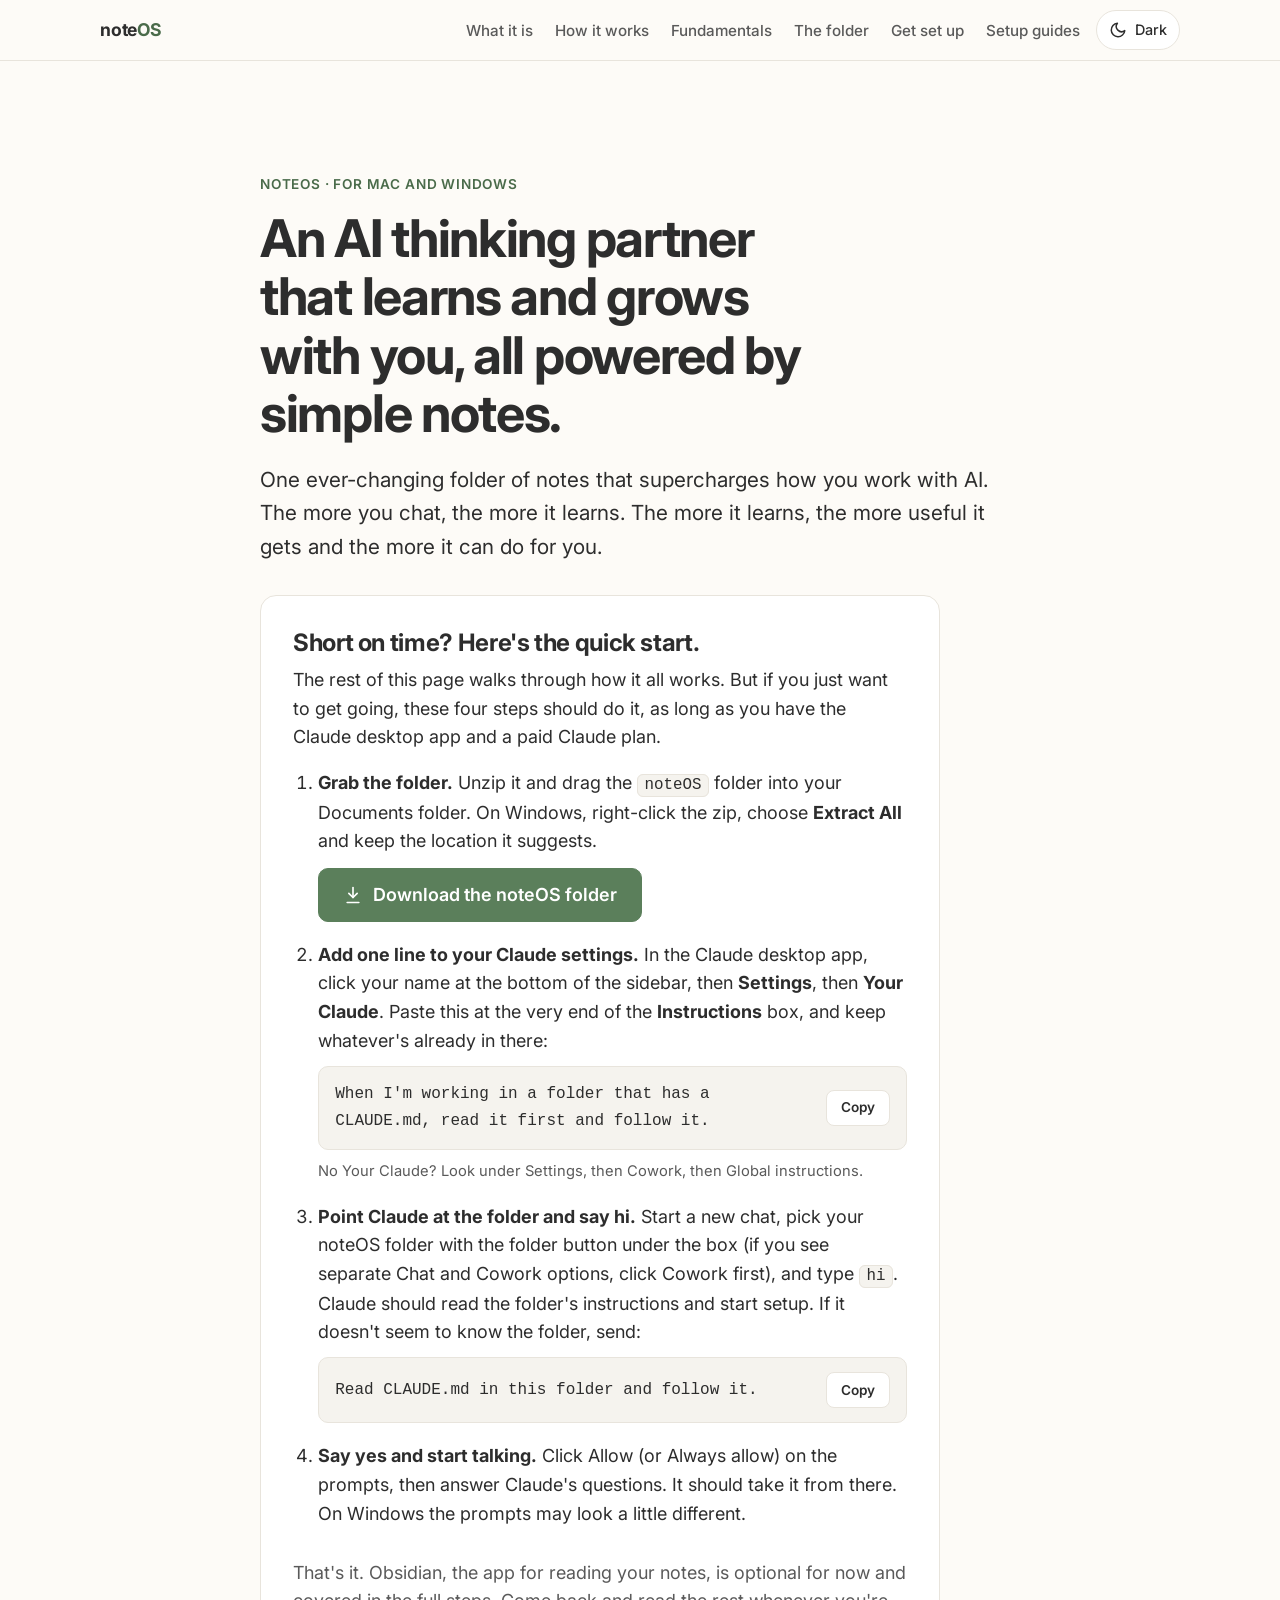
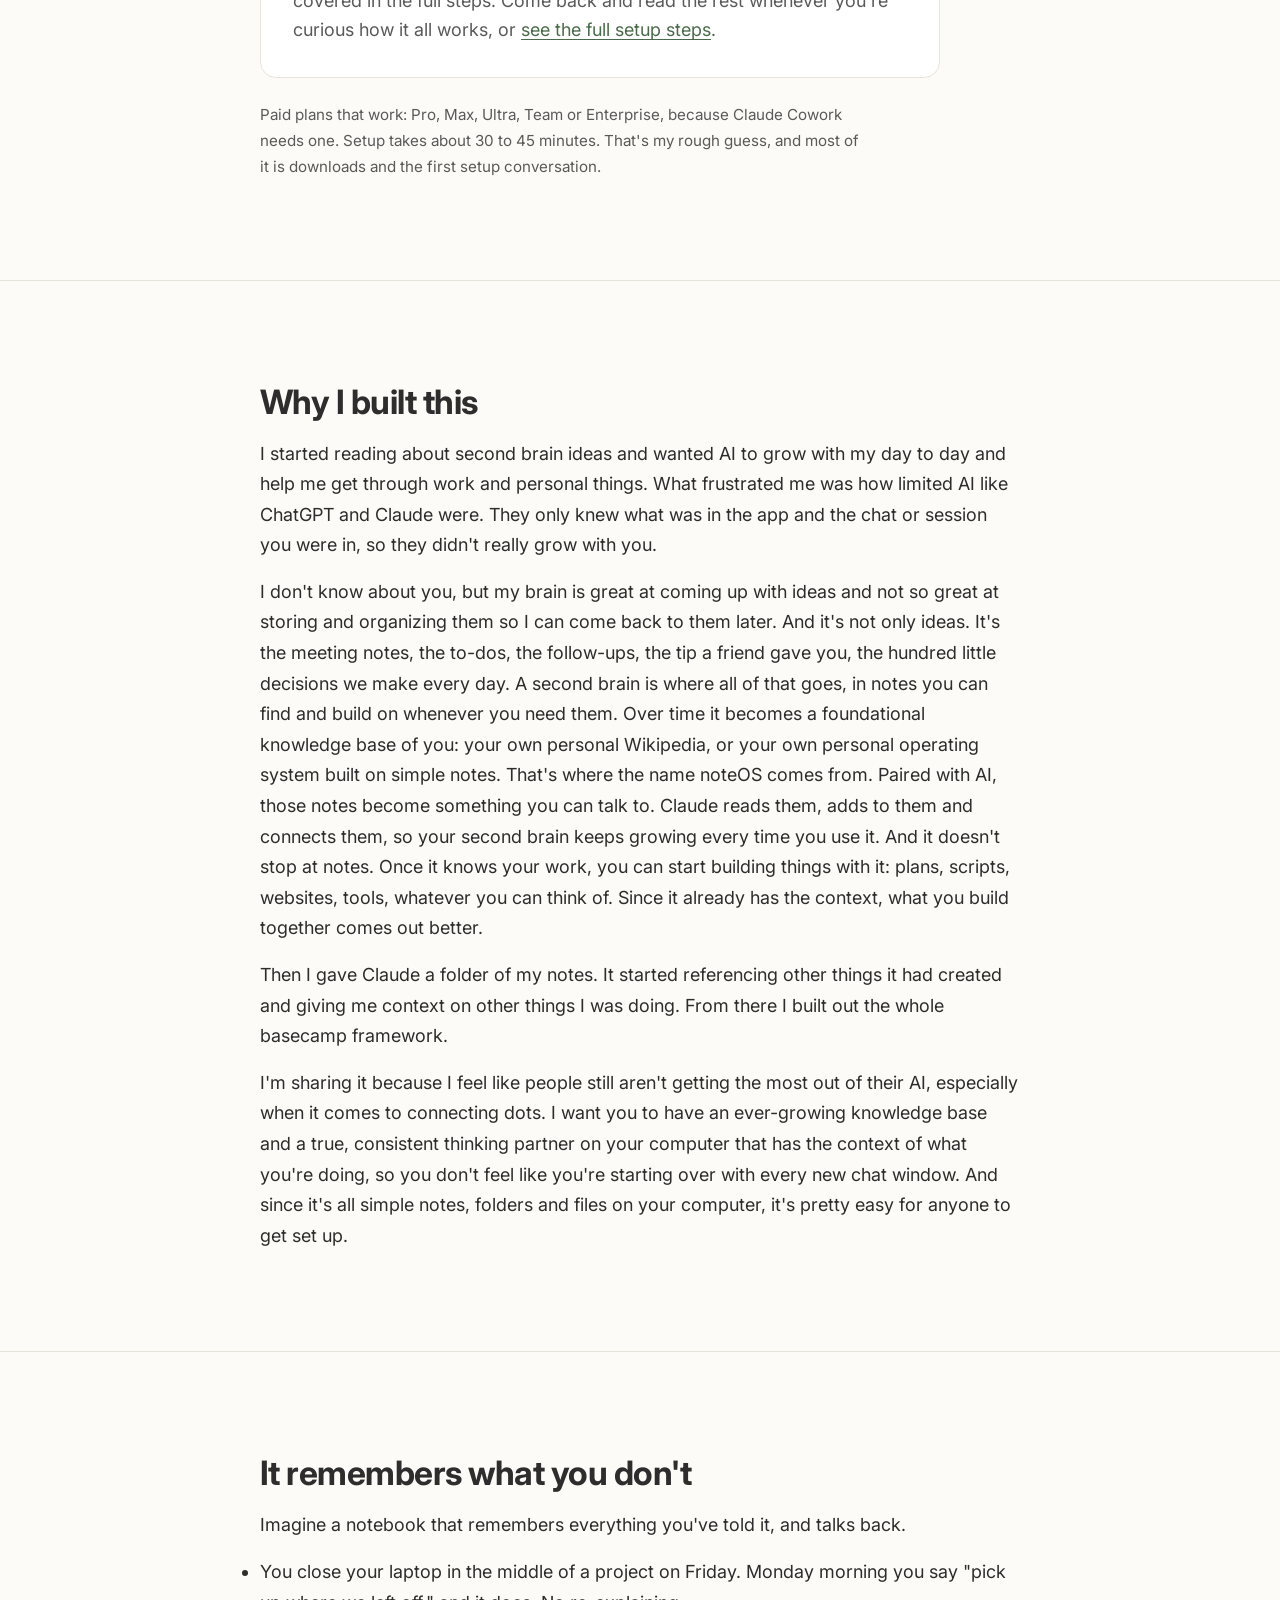
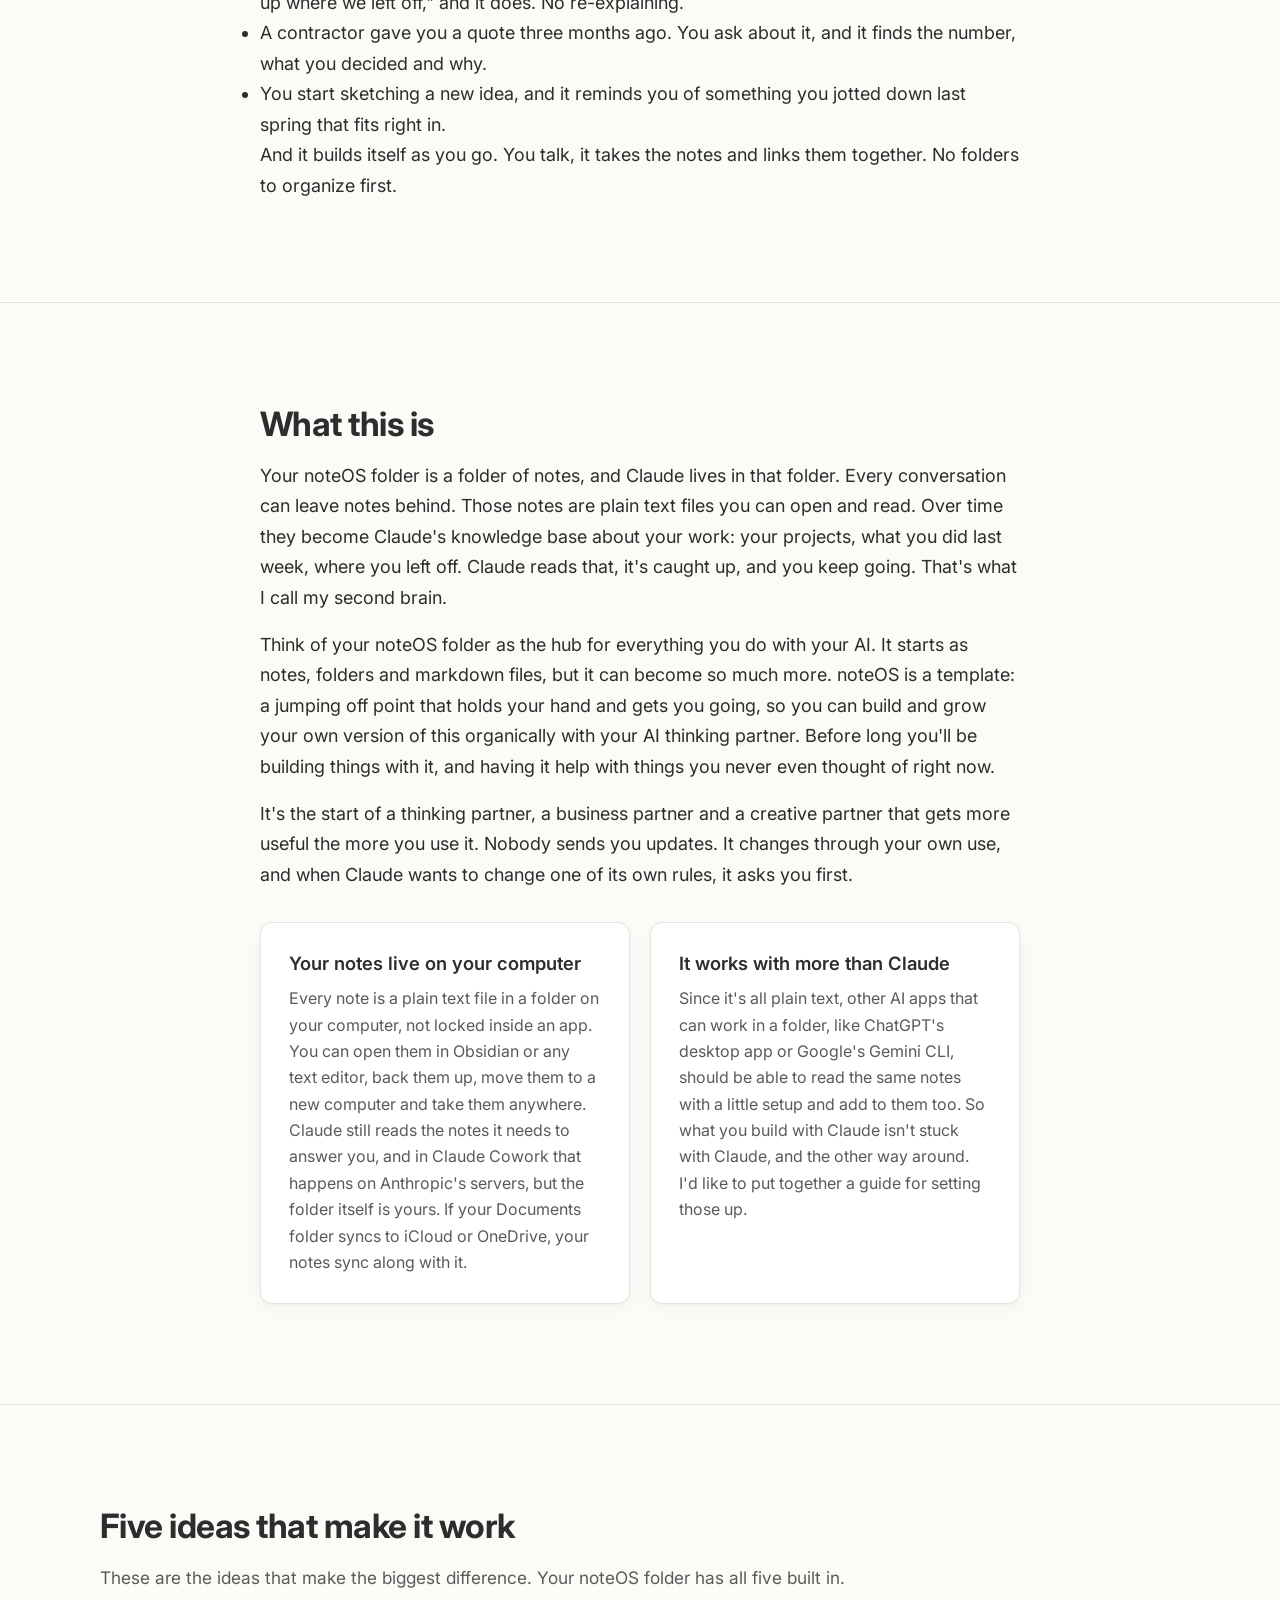
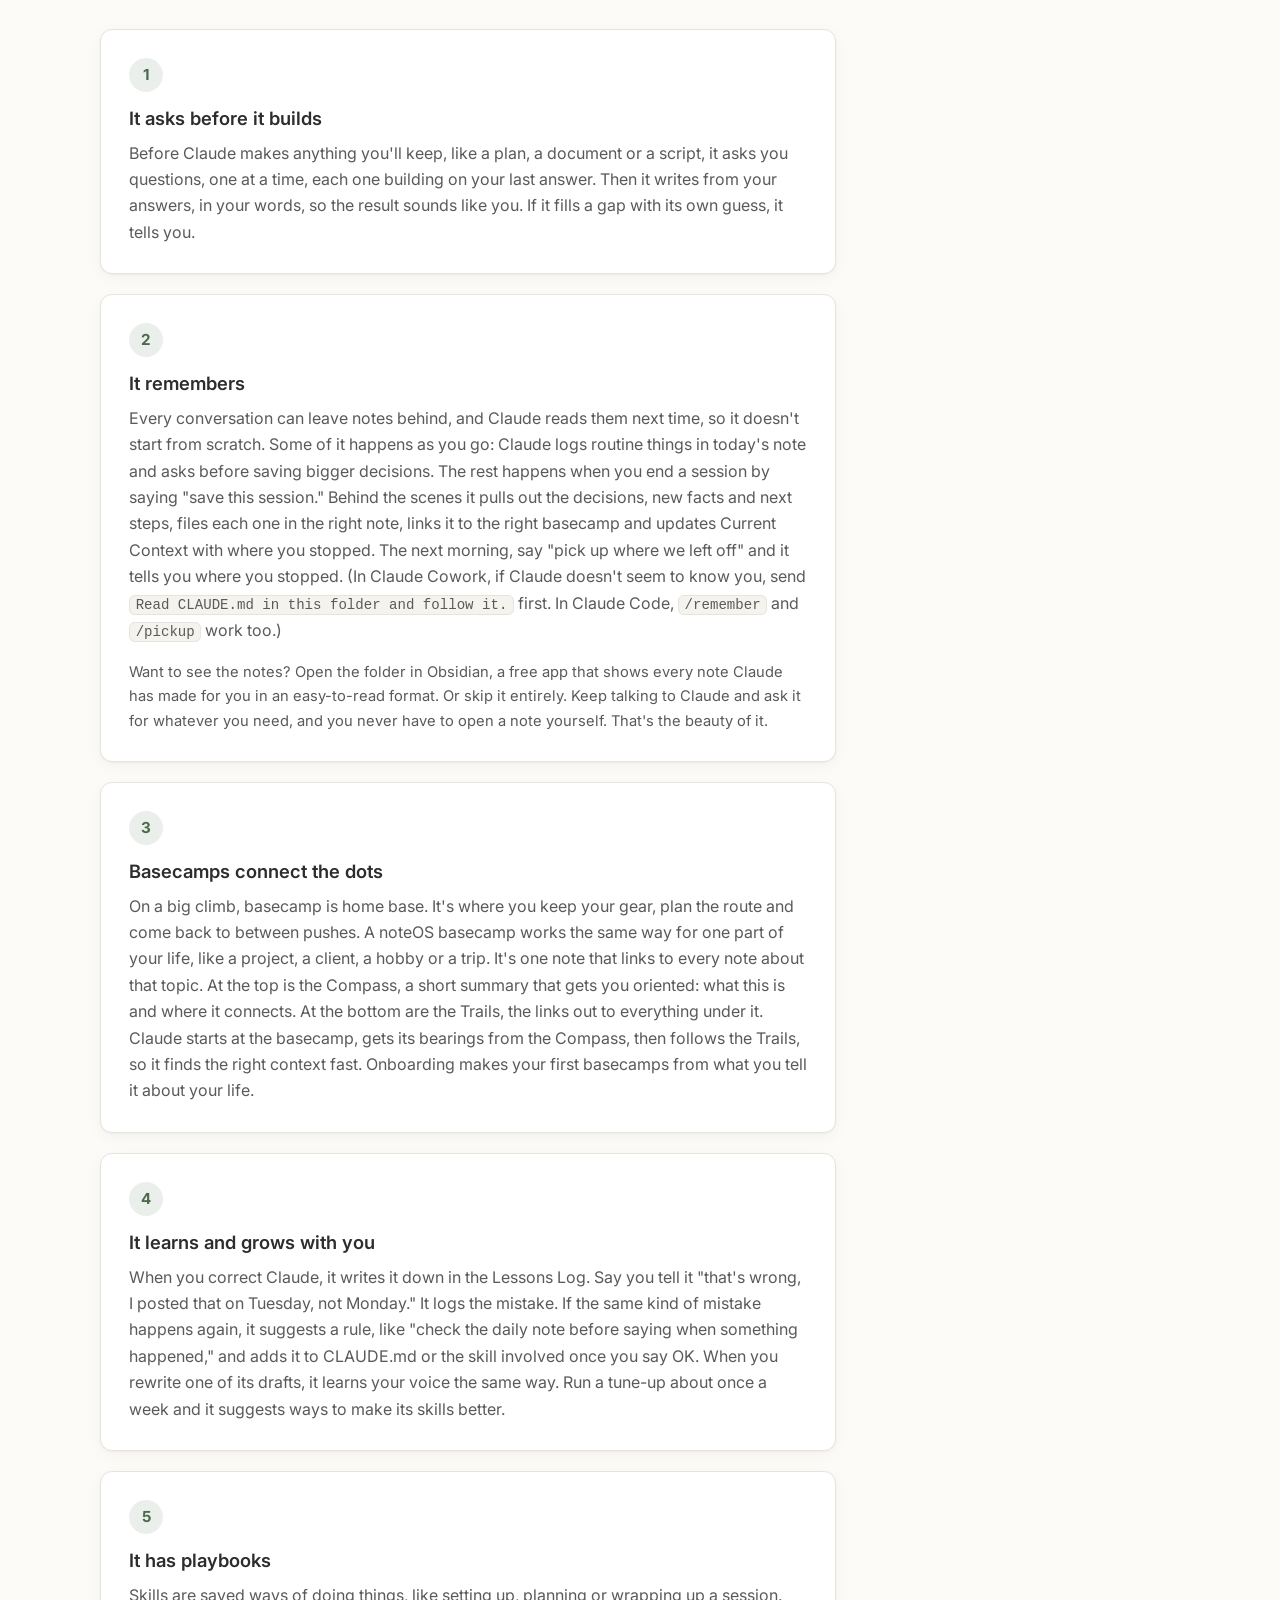
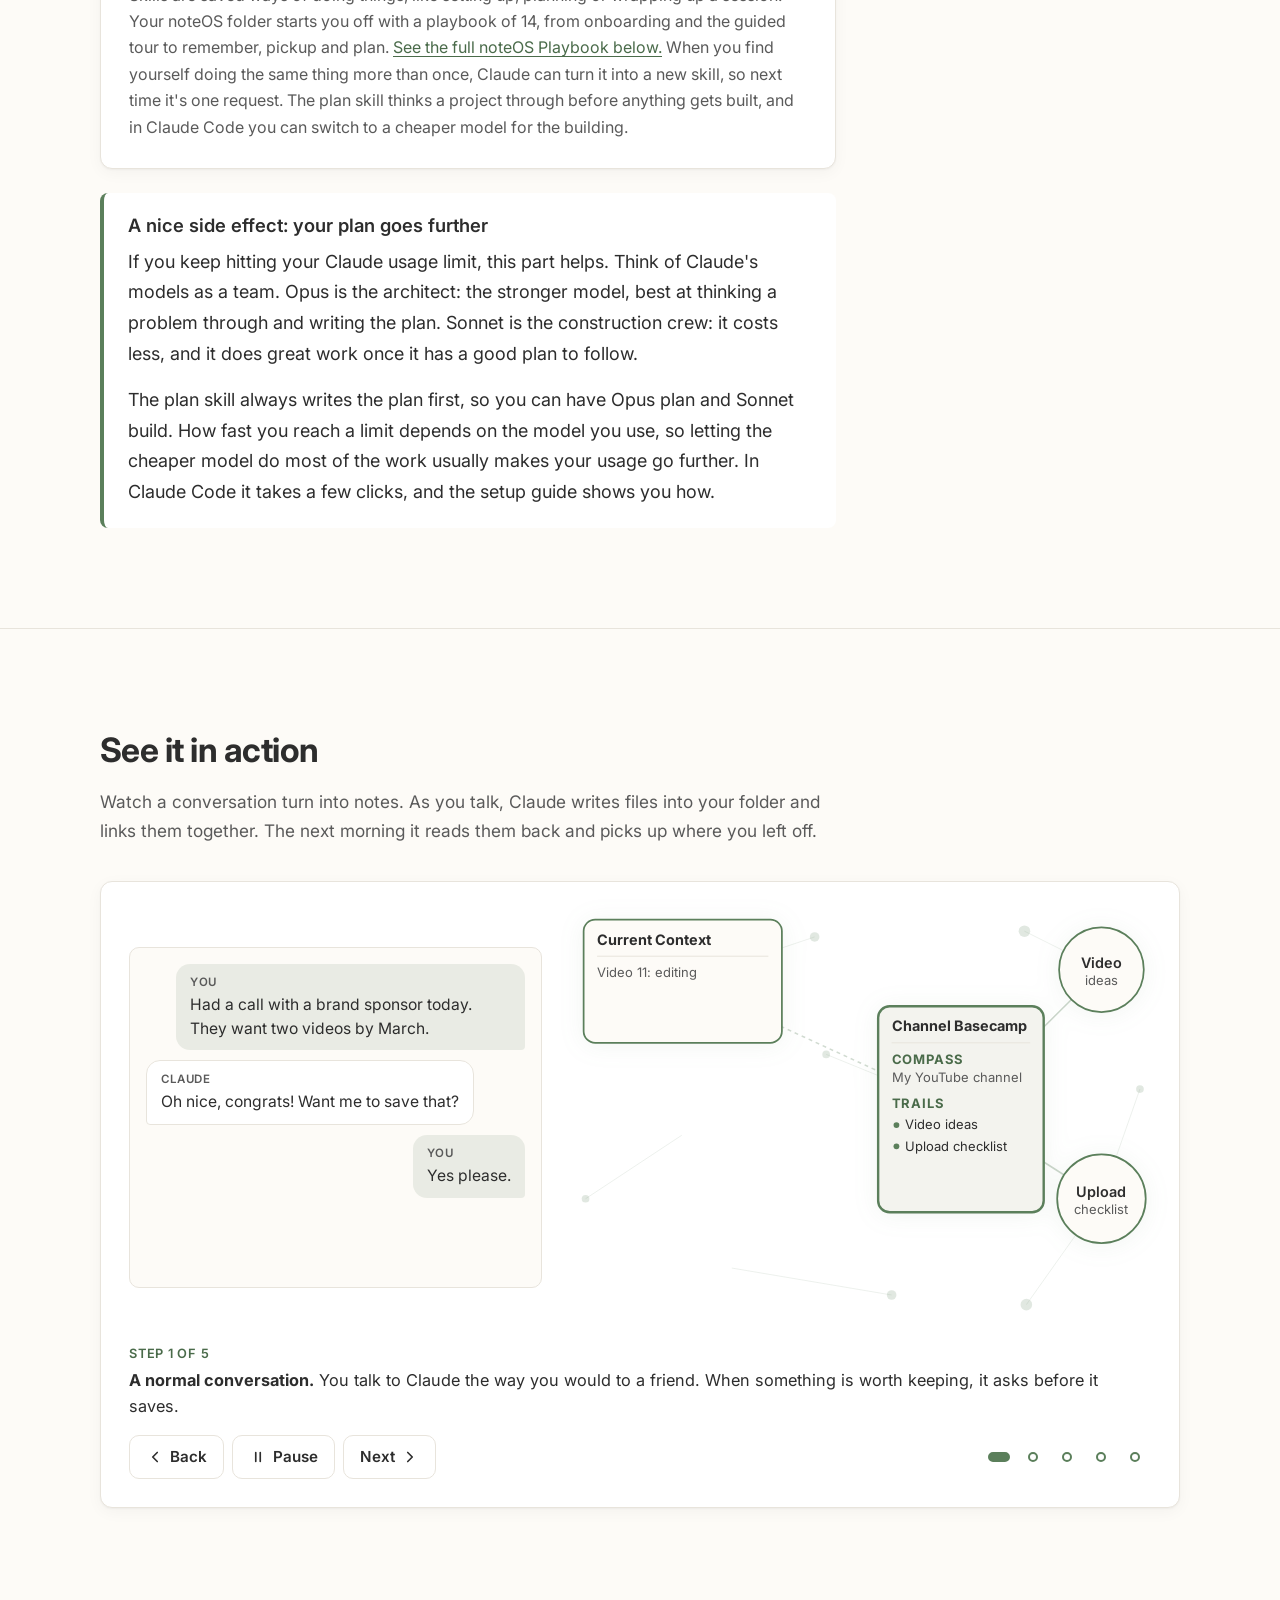
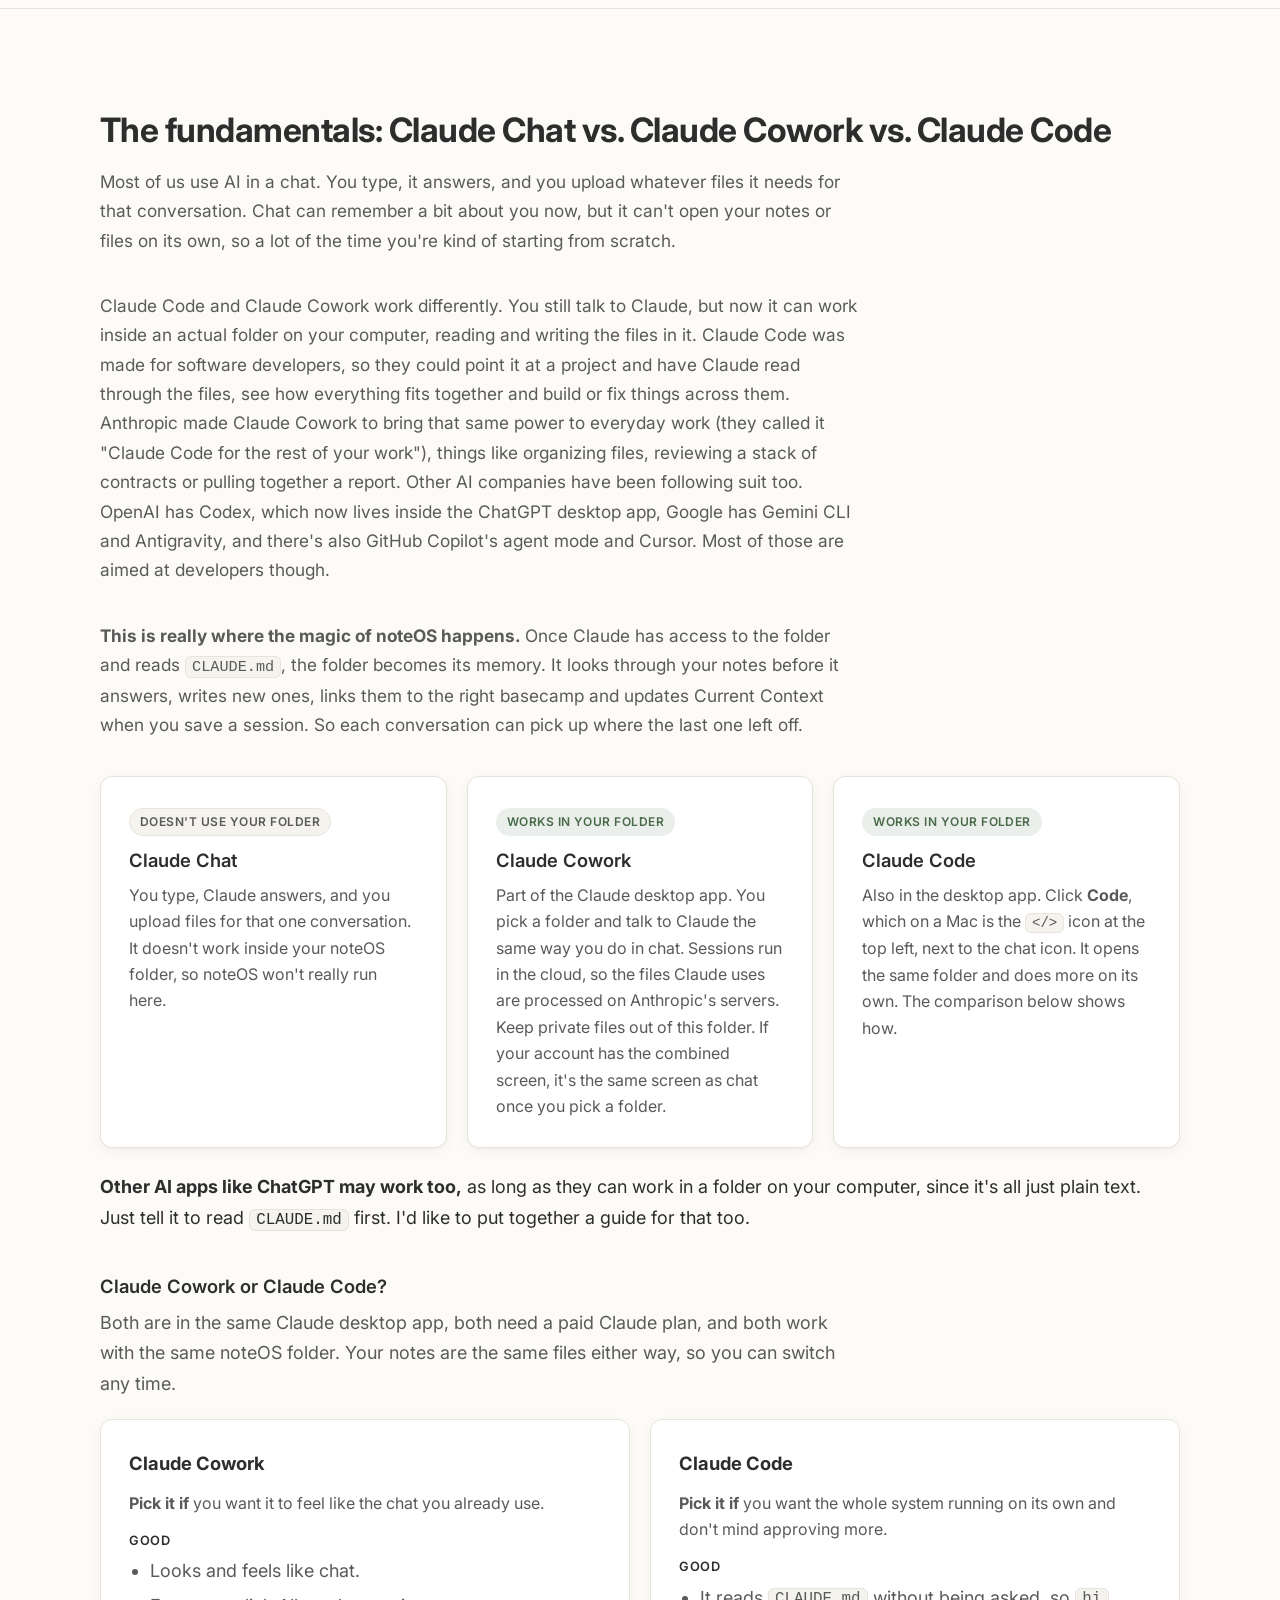
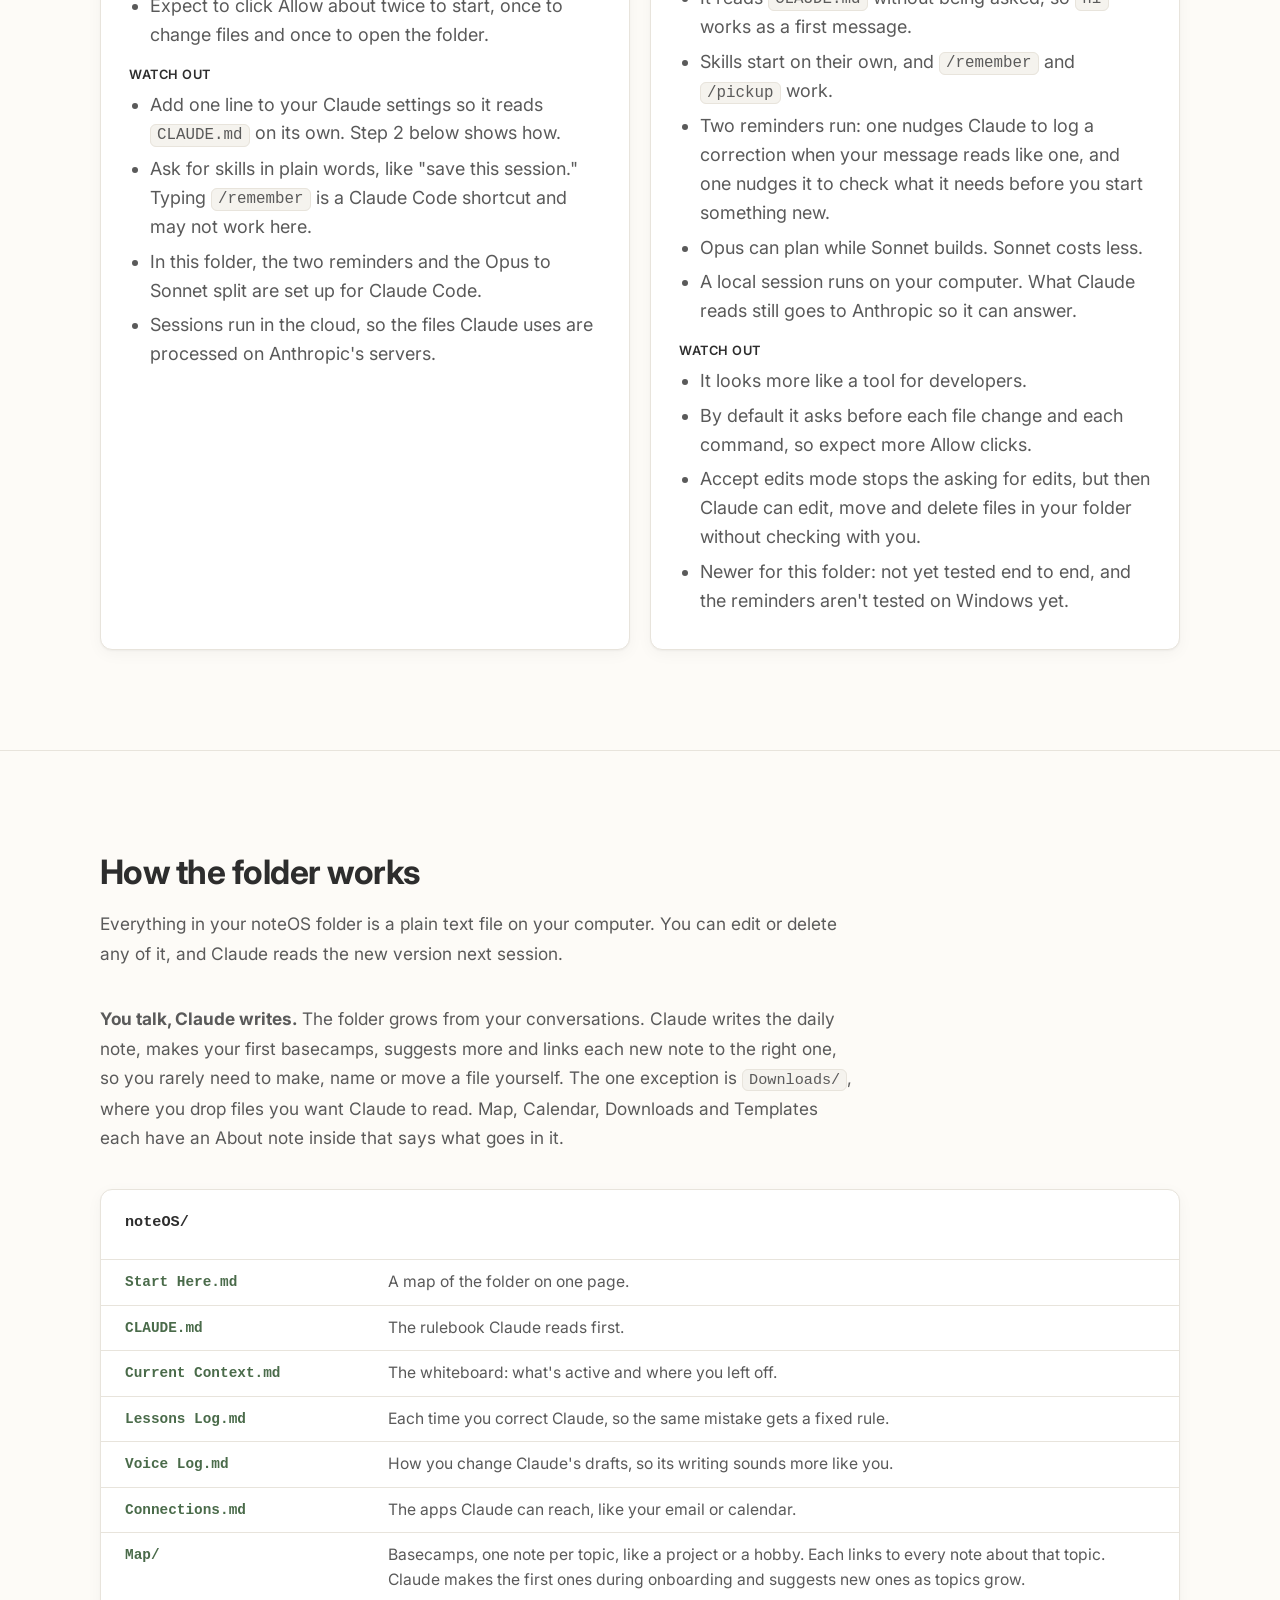
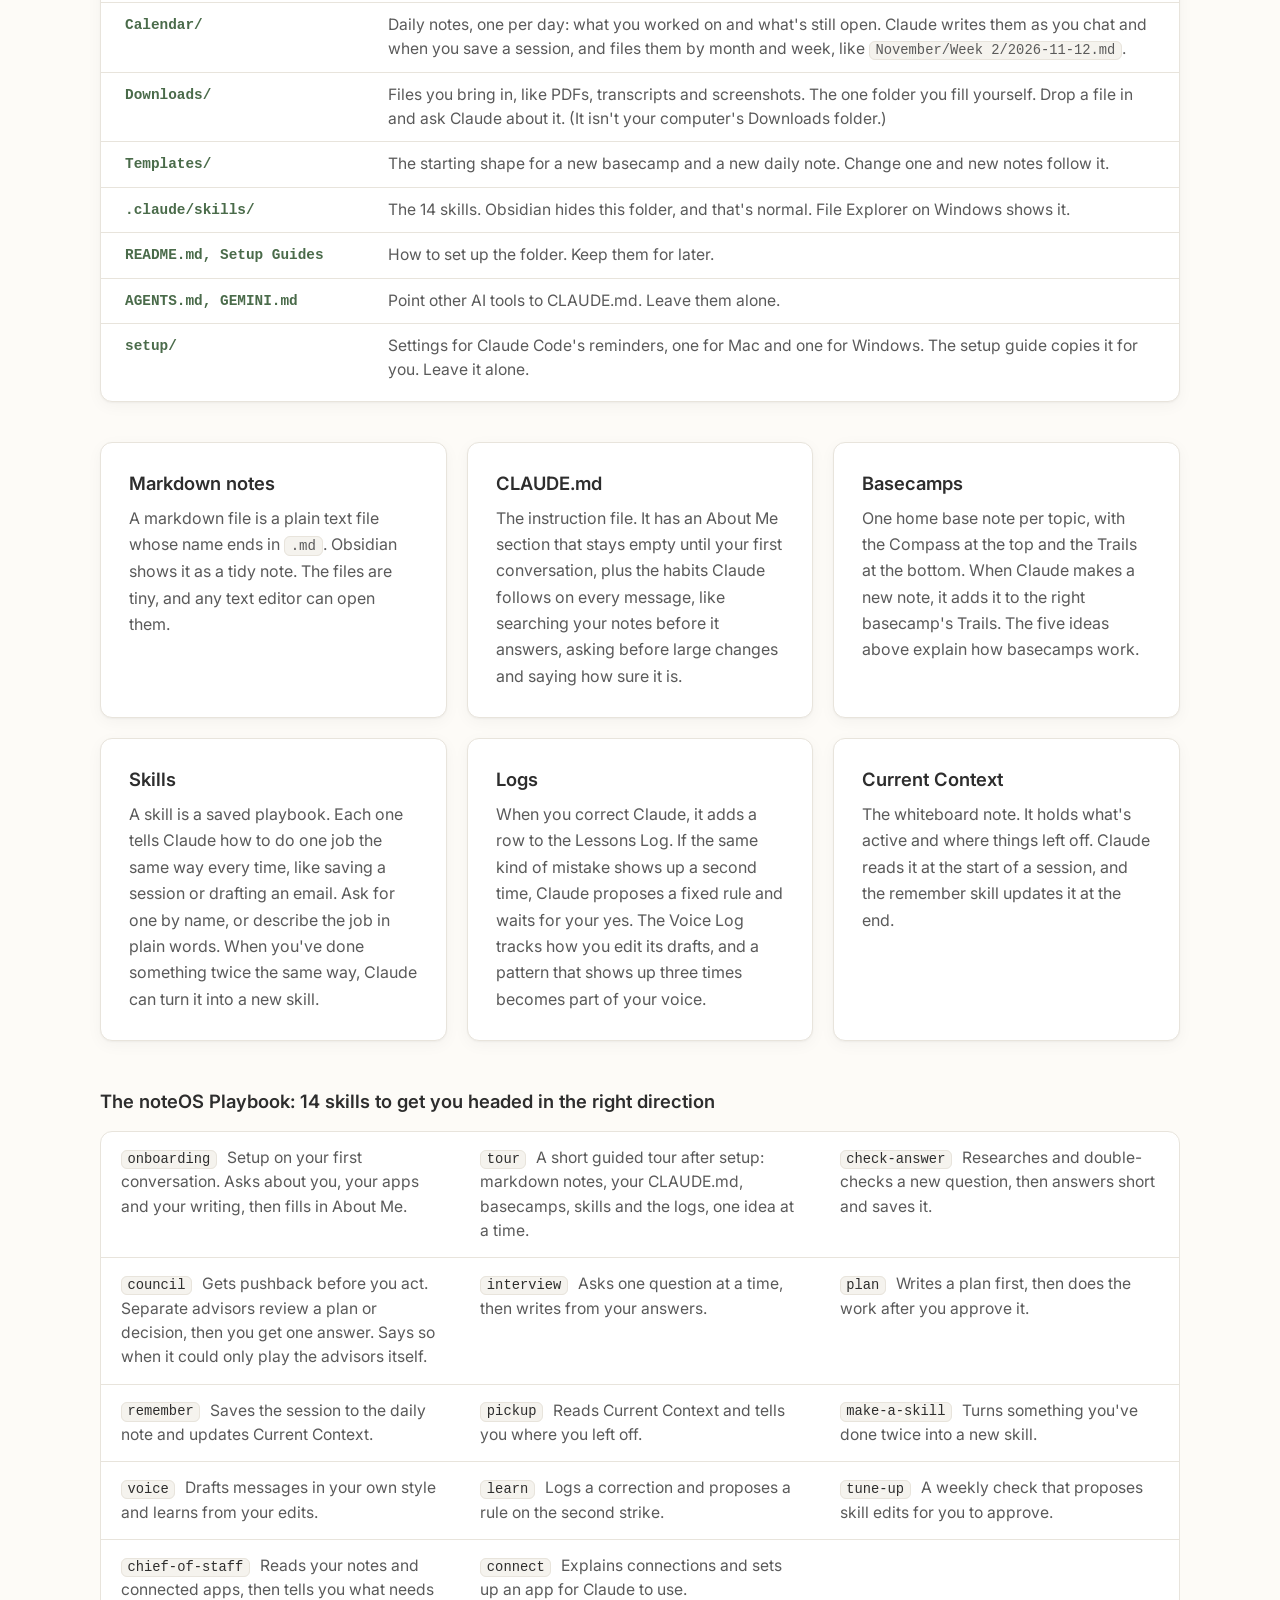
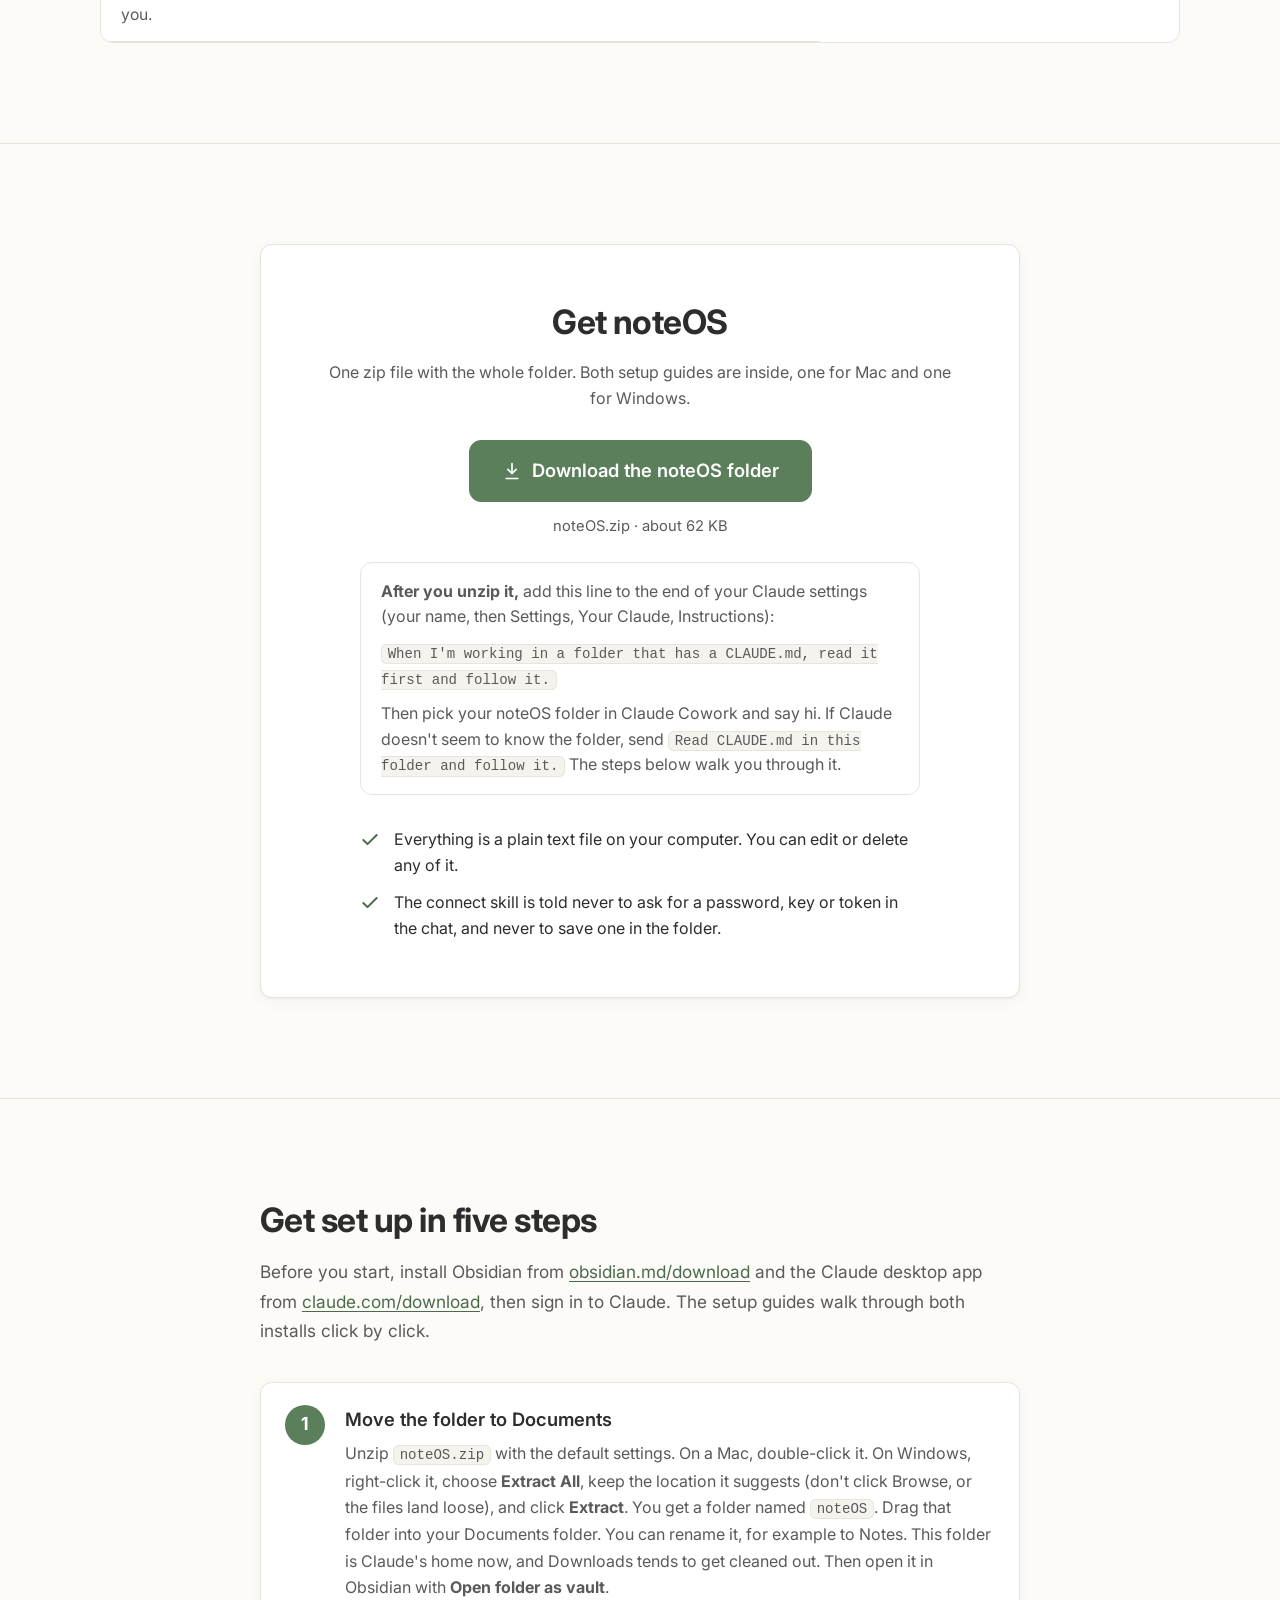
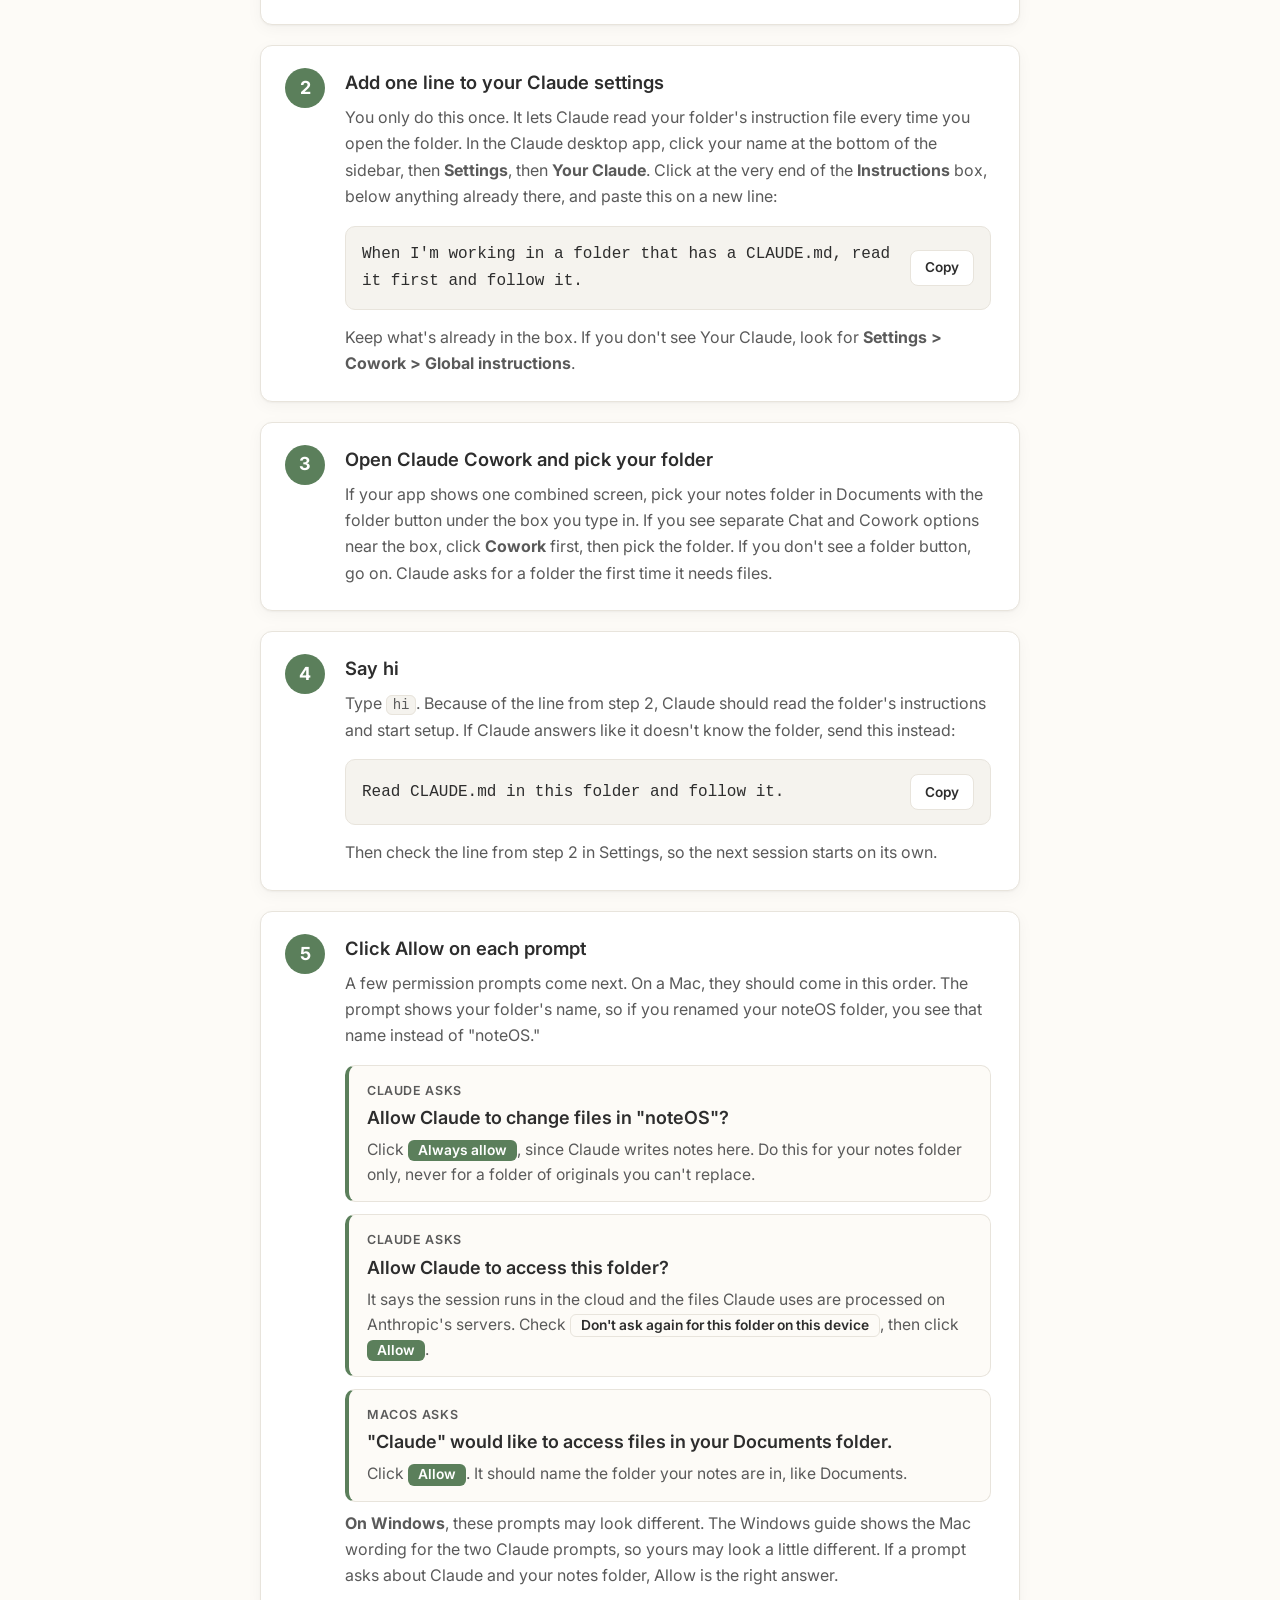
<file: index.html>
<!DOCTYPE html>
<html lang="en">
<head>
  <meta charset="UTF-8">
  <meta name="viewport" content="width=device-width, initial-scale=1">
  <title>noteOS</title>
  <meta name="description" content="A starter folder where Claude keeps notes on your work and picks up where you left off. Download it, open it in Claude Cowork or Claude Code, and follow the setup steps.">
  <script>
    try { var t = localStorage.getItem('noteos-theme'); if (t === 'light' || t === 'dark') document.documentElement.setAttribute('data-theme', t); } catch (e) {}
  </script>
  <link rel="preconnect" href="https://fonts.googleapis.com">
  <link rel="preconnect" href="https://fonts.gstatic.com" crossorigin>
  <link href="https://fonts.googleapis.com/css2?family=Inter:wght@400;500;600;700&display=swap" rel="stylesheet">
  <link rel="stylesheet" href="styles.css">
</head>
<body>
  <a class="skip-link" href="#main">Skip to content</a>

  <header class="site-header">
    <div class="wrap-wide">
      <a class="brand" href="#top">note<span>OS</span></a>
      <nav class="site-nav" aria-label="Sections">
        <ul>
          <li><a href="#what">What it is</a></li>
          <li><a href="#ideas">How it works</a></li>
          <li><a href="#apps">Fundamentals</a></li>
          <li><a href="#folder">The folder</a></li>
          <li><a href="#day-1">Get set up</a></li>
          <li><a href="#guides">Setup guides</a></li>
        </ul>
      </nav>
      <button class="theme-toggle" type="button" aria-label="Switch to dark mode" hidden>
        <svg viewBox="0 0 24 24" fill="none" stroke="currentColor" stroke-width="2" stroke-linecap="round" stroke-linejoin="round" aria-hidden="true"><path d="M21 12.8A9 9 0 1 1 11.2 3a7 7 0 0 0 9.8 9.8z"/></svg>
        <span class="label">Dark</span>
      </button>
    </div>
  </header>

  <main id="main">

    <section class="hero" id="top" aria-labelledby="hero-title">
      <div class="wrap">
        <p class="eyebrow">noteOS · for Mac and Windows</p>
        <h1 id="hero-title">An AI thinking partner that learns and grows with you, all powered by simple notes.</h1>
        <p class="lede">One ever-changing folder of notes that supercharges how you work with AI. The more you chat, the more it learns. The more it learns, the more useful it gets and the more it can do for you.</p>
        <div class="quickstart" aria-labelledby="qs-title">
          <h2 id="qs-title">Short on time? Here's the quick start.</h2>
          <p>The rest of this page walks through how it all works. But if you just want to get going, these four steps should do it, as long as you have the Claude desktop app and a paid Claude plan.</p>
          <ol>
            <li>
              <p><strong>Grab the folder.</strong> Unzip it and drag the <code>noteOS</code> folder into your Documents folder. On Windows, right-click the zip, choose <strong>Extract All</strong> and keep the location it suggests.</p>
              <a class="btn btn-primary" href="noteOS.zip" download>
                <svg viewBox="0 0 24 24" fill="none" stroke="currentColor" stroke-width="2" stroke-linecap="round" stroke-linejoin="round" aria-hidden="true"><path d="M12 3v12"/><path d="m7 10 5 5 5-5"/><path d="M5 21h14"/></svg>
                Download the noteOS folder
              </a>
            </li>
            <li>
              <p><strong>Add one line to your Claude settings.</strong> In the Claude desktop app, click your name at the bottom of the sidebar, then <strong>Settings</strong>, then <strong>Your Claude</strong>. Paste this at the very end of the <strong>Instructions</strong> box, and keep whatever's already in there:</p>
              <div class="first-message">
                <code id="qs-settings-line">When I&#39;m working in a folder that has a CLAUDE.md, read it first and follow it.</code>
                <button class="copy-btn" type="button" data-copy="qs-settings-line" hidden>Copy</button>
              </div>
              <p class="qs-note">No Your Claude? Look under Settings, then Cowork, then Global instructions.</p>
            </li>
            <li>
              <p><strong>Point Claude at the folder and say hi.</strong> Start a new chat, pick your noteOS folder with the folder button under the box (if you see separate Chat and Cowork options, click Cowork first), and type <code>hi</code>. Claude should read the folder&#39;s instructions and start setup. If it doesn&#39;t seem to know the folder, send:</p>
              <div class="first-message">
                <code id="qs-first-message">Read CLAUDE.md in this folder and follow it.</code>
                <button class="copy-btn" type="button" data-copy="qs-first-message" hidden>Copy</button>
              </div>
            </li>
            <li>
              <p><strong>Say yes and start talking.</strong> Click Allow (or Always allow) on the prompts, then answer Claude&#39;s questions. It should take it from there. On Windows the prompts may look a little different.</p>
            </li>
          </ol>
          <p class="qs-after">That&#39;s it. Obsidian, the app for reading your notes, is optional for now and covered in the full steps. Come back and read the rest whenever you&#39;re curious how it all works, or <a href="#day-1">see the full setup steps</a>.</p>
        </div>
        <p class="need">Paid plans that work: Pro, Max, Ultra, Team or Enterprise, because Claude Cowork needs one. Setup takes about 30 to 45 minutes. That's my rough guess, and most of it is downloads and the first setup conversation.</p>
      </div>
    </section>

    <section class="section" id="why" aria-labelledby="why-title">
      <div class="wrap">
        <h2 id="why-title">Why I built this</h2>
        <p>I started reading about second brain ideas and wanted AI to grow with my day to day and help me get through work and personal things. What frustrated me was how limited AI like ChatGPT and Claude were. They only knew what was in the app and the chat or session you were in, so they didn't really grow with you.</p>
        <p>I don't know about you, but my brain is great at coming up with ideas and not so great at storing and organizing them so I can come back to them later. And it's not only ideas. It's the meeting notes, the to-dos, the follow-ups, the tip a friend gave you, the hundred little decisions we make every day. A second brain is where all of that goes, in notes you can find and build on whenever you need them. Over time it becomes a foundational knowledge base of you: your own personal Wikipedia, or your own personal operating system built on simple notes. That's where the name noteOS comes from. Paired with AI, those notes become something you can talk to. Claude reads them, adds to them and connects them, so your second brain keeps growing every time you use it. And it doesn't stop at notes. Once it knows your work, you can start building things with it: plans, scripts, websites, tools, whatever you can think of. Since it already has the context, what you build together comes out better.</p>
        <p>Then I gave Claude a folder of my notes. It started referencing other things it had created and giving me context on other things I was doing. From there I built out the whole basecamp framework.</p>
        <p>I'm sharing it because I feel like people still aren't getting the most out of their AI, especially when it comes to connecting dots. I want you to have an ever-growing knowledge base and a true, consistent thinking partner on your computer that has the context of what you're doing, so you don't feel like you're starting over with every new chat window. And since it's all simple notes, folders and files on your computer, it's pretty easy for anyone to get set up.</p>
      </div>
    </section>

    <section class="section" id="imagine" aria-labelledby="imagine-title">
      <div class="wrap">
        <h2 id="imagine-title">It remembers what you don't</h2>
        <p>Imagine a notebook that remembers everything you've told it, and talks back.</p>
        <ul>
          <li>You close your laptop in the middle of a project on Friday. Monday morning you say "pick up where we left off," and it does. No re-explaining.</li>
          <li>A contractor gave you a quote three months ago. You ask about it, and it finds the number, what you decided and why.</li>
          <li>You start sketching a new idea, and it reminds you of something you jotted down last spring that fits right in.</li>
        </ul>
        <p>And it builds itself as you go. You talk, it takes the notes and links them together. No folders to organize first.</p>
      </div>
    </section>

    <section class="section" id="what" aria-labelledby="what-title">
      <div class="wrap">
        <h2 id="what-title">What this is</h2>
        <p>Your noteOS folder is a folder of notes, and Claude lives in that folder. Every conversation can leave notes behind. Those notes are plain text files you can open and read. Over time they become Claude's knowledge base about your work: your projects, what you did last week, where you left off. Claude reads that, it's caught up, and you keep going. That's what I call my second brain.</p>
        <p>Think of your noteOS folder as the hub for everything you do with your AI. It starts as notes, folders and markdown files, but it can become so much more. noteOS is a template: a jumping off point that holds your hand and gets you going, so you can build and grow your own version of this organically with your AI thinking partner. Before long you'll be building things with it, and having it help with things you never even thought of right now.</p>
        <p>It's the start of a thinking partner, a business partner and a creative partner that gets more useful the more you use it. Nobody sends you updates. It changes through your own use, and when Claude wants to change one of its own rules, it asks you first.</p>
        <div class="grid grid-2 pillars">
          <article class="card">
            <h3>Your notes live on your computer</h3>
            <p>Every note is a plain text file in a folder on your computer, not locked inside an app. You can open them in Obsidian or any text editor, back them up, move them to a new computer and take them anywhere. Claude still reads the notes it needs to answer you, and in Claude Cowork that happens on Anthropic&#39;s servers, but the folder itself is yours. If your Documents folder syncs to iCloud or OneDrive, your notes sync along with it.</p>
          </article>
          <article class="card">
            <h3>It works with more than Claude</h3>
            <p>Since it&#39;s all plain text, other AI apps that can work in a folder, like ChatGPT&#39;s desktop app or Google&#39;s Gemini CLI, should be able to read the same notes with a little setup and add to them too. So what you build with Claude isn&#39;t stuck with Claude, and the other way around. I&#39;d like to put together a guide for setting those up.</p>
          </article>
        </div>
      </div>
    </section>

    <section class="section" id="ideas" aria-labelledby="ideas-title">
      <div class="wrap-wide">
        <h2 id="ideas-title">Five ideas that make it work</h2>
        <p class="intro">These are the ideas that make the biggest difference. Your noteOS folder has all five built in.</p>
        <div class="grid grid-pillars-5">
          <article class="card">
            <div class="num" aria-hidden="true">1</div>
            <h3>It asks before it builds</h3>
            <p>Before Claude makes anything you'll keep, like a plan, a document or a script, it asks you questions, one at a time, each one building on your last answer. Then it writes from your answers, in your words, so the result sounds like you. If it fills a gap with its own guess, it tells you.</p>
          </article>
          <article class="card">
            <div class="num" aria-hidden="true">2</div>
            <h3>It remembers</h3>
            <p>Every conversation can leave notes behind, and Claude reads them next time, so it doesn't start from scratch. Some of it happens as you go: Claude logs routine things in today's note and asks before saving bigger decisions. The rest happens when you end a session by saying "save this session." Behind the scenes it pulls out the decisions, new facts and next steps, files each one in the right note, links it to the right basecamp and updates Current Context with where you stopped. The next morning, say "pick up where we left off" and it tells you where you stopped. (In Claude Cowork, if Claude doesn&#39;t seem to know you, send <code>Read CLAUDE.md in this folder and follow it.</code> first. In Claude Code, <code>/remember</code> and <code>/pickup</code> work too.)</p>
            <p class="card-note">Want to see the notes? Open the folder in Obsidian, a free app that shows every note Claude has made for you in an easy-to-read format. Or skip it entirely. Keep talking to Claude and ask it for whatever you need, and you never have to open a note yourself. That's the beauty of it.
          </article>
          <article class="card">
            <div class="num" aria-hidden="true">3</div>
            <h3>Basecamps connect the dots</h3>
            <p>On a big climb, basecamp is home base. It's where you keep your gear, plan the route and come back to between pushes. A noteOS basecamp works the same way for one part of your life, like a project, a client, a hobby or a trip. It's one note that links to every note about that topic. At the top is the Compass, a short summary that gets you oriented: what this is and where it connects. At the bottom are the Trails, the links out to everything under it. Claude starts at the basecamp, gets its bearings from the Compass, then follows the Trails, so it finds the right context fast. Onboarding makes your first basecamps from what you tell it about your life.</p>
          </article>
          <article class="card">
            <div class="num" aria-hidden="true">4</div>
            <h3>It learns and grows with you</h3>
            <p>When you correct Claude, it writes it down in the Lessons Log. Say you tell it "that's wrong, I posted that on Tuesday, not Monday." It logs the mistake. If the same kind of mistake happens again, it suggests a rule, like "check the daily note before saying when something happened," and adds it to CLAUDE.md or the skill involved once you say OK. When you rewrite one of its drafts, it learns your voice the same way. Run a tune-up about once a week and it suggests ways to make its skills better.</p>
          </article>
          <article class="card">
            <div class="num" aria-hidden="true">5</div>
            <h3>It has playbooks</h3>
            <p>Skills are saved ways of doing things, like setting up, planning or wrapping up a session. Your noteOS folder starts you off with a playbook of 14, from onboarding and the guided tour to remember, pickup and plan. <a href="#playbook">See the full noteOS Playbook below.</a> When you find yourself doing the same thing more than once, Claude can turn it into a new skill, so next time it's one request. The plan skill thinks a project through before anything gets built, and in Claude Code you can switch to a cheaper model for the building.</p>
          </article>
        </div>
        <div class="callout" role="note" aria-labelledby="crew-title">
          <h3 id="crew-title">A nice side effect: your plan goes further</h3>
          <p>If you keep hitting your Claude usage limit, this part helps. Think of Claude's models as a team. Opus is the architect: the stronger model, best at thinking a problem through and writing the plan. Sonnet is the construction crew: it costs less, and it does great work once it has a good plan to follow.</p>
          <p>The plan skill always writes the plan first, so you can have Opus plan and Sonnet build. How fast you reach a limit depends on the model you use, so letting the cheaper model do most of the work usually makes your usage go further. In Claude Code it takes a few clicks, and the setup guide shows you how.</p>
        </div>
      </div>
    </section>

    <section class="section" id="in-action" aria-labelledby="in-action-title">
      <div class="wrap-wide">
        <h2 id="in-action-title">See it in action</h2>
        <p class="intro">Watch a conversation turn into notes. As you talk, Claude writes files into your folder and links them together. The next morning it reads them back and picks up where you left off.</p>

        <div class="sia" data-step="5">
          <div class="sia-stage">
            <div class="sia-chat">
              <div class="sia-session" data-first="1" data-last="3">
                <p class="bubble you" data-from="1" data-d="0.2"><span class="who">You</span><span class="text">Had a call with a brand sponsor today. They want two videos by March.</span></p>
                <p class="bubble claude" data-from="1" data-d="2.3" data-t="0.8"><span class="who">Claude</span><span class="dots" aria-hidden="true"><i></i><i></i><i></i></span><span class="text">Oh nice, congrats! Want me to save that?</span></p>
                <p class="bubble you" data-from="1" data-d="3.8"><span class="who">You</span><span class="text">Yes please.</span></p>
                <p class="bubble you" data-from="3" data-d="0.2"><span class="who">You</span><span class="text">Save this session.</span></p>
              </div>
              <div class="sia-session is-active" data-first="4" data-last="5">
                <p class="bubble sia-divider" data-from="4" data-d="0.1"><span>Next morning</span></p>
                <p class="bubble you" data-from="4" data-d="0.5"><span class="who">You</span><span class="text">Pick up where we left off.</span></p>
                <p class="bubble claude sia-wire-target" data-from="4" data-d="2.9" data-t="0.8"><span class="who">Claude</span><span class="dots" aria-hidden="true"><i></i><i></i><i></i></span><span class="text">Morning! Where we left off: two sponsor videos due in March. Want to start the script for the first one?</span></p>
                <p class="bubble you" data-from="5" data-d="0.2"><span class="who">You</span><span class="text">Yes.</span></p>
              </div>
            </div>

            <svg class="sia-wires" aria-hidden="true" focusable="false" xmlns="http://www.w3.org/2000/svg">
              <path class="wire" data-k="wCc" data-s="off" pathLength="1" d="M0 0"/>
              <path class="wire" data-k="wHub" data-s="off" pathLength="1" d="M0 0"/>
            </svg>

            <div class="sia-graph">
              <svg class="sia-svg" viewBox="0 0 600 430" role="img" aria-labelledby="sia-svg-title sia-svg-desc" xmlns="http://www.w3.org/2000/svg">
                <title id="sia-svg-title">Your noteOS folder filling in as you talk</title>
                <desc id="sia-svg-desc">A web of linked notes. Current Context sits at the top left. Channel Basecamp sits in the middle, with a Compass and a list of Trails that link to Video ideas and Upload checklist. As the chat plays, a new Sponsor call note appears and links to the basecamp, which adds it to its Trails. After /remember, Current Context gains the line "Two sponsor videos due in March." The next morning, Claude reads Current Context and the basecamp before it answers. Then a new note, Sponsor video 1 - Script, appears and links to the same basecamp.</desc>
                <defs>
                  <filter id="sia-glow" x="-30%" y="-30%" width="160%" height="160%">
                    <feGaussianBlur stdDeviation="3" result="blur"/>
                    <feMerge><feMergeNode in="blur"/><feMergeNode in="SourceGraphic"/></feMerge>
                  </filter>
                </defs>

                <!-- Ambient dots and ghost links, as on the original hero graph -->
                <g class="sia-ambient" aria-hidden="true">
                  <line class="ghost" x1="250" y1="28" x2="113" y2="74"/>
                  <line class="ghost" x1="468" y1="22" x2="548" y2="62"/>
                  <line class="ghost" x1="588" y1="186" x2="548" y2="300"/>
                  <line class="ghost" x1="470" y1="410" x2="548" y2="300"/>
                  <line class="ghost" x1="262" y1="150" x2="402" y2="207"/>
                  <line class="ghost" x1="330" y1="400" x2="164" y2="372"/>
                  <line class="ghost" x1="12" y1="300" x2="112" y2="234"/>
                  <circle class="dot" cx="250" cy="28" r="5"/>
                  <circle class="dot" cx="468" cy="22" r="6"/>
                  <circle class="dot" cx="588" cy="186" r="4"/>
                  <circle class="dot" cx="470" cy="410" r="6"/>
                  <circle class="dot" cx="262" cy="150" r="4"/>
                  <circle class="dot" cx="330" cy="400" r="5"/>
                  <circle class="dot" cx="12" cy="300" r="4"/>
                </g>

                <!-- Links. Base links always show; draw links light up or draw in. -->
                <line class="link cross" data-a="cc" data-b="hub" x1="113" y1="74" x2="402" y2="207"/>
                <line class="link" data-a="hub" data-b="ideas" x1="402" y1="207" x2="548" y2="62"/>
                <line class="link" data-a="hub" data-b="upload" x1="402" y1="207" x2="548" y2="300"/>
                <line class="draw" data-a="call" data-b="hub" data-k="lCall" data-s="settled" pathLength="1" x1="112" y1="234" x2="402" y2="207"/>
                <line class="draw" data-a="script" data-b="hub" data-k="lScript" data-s="on" pathLength="1" x1="164" y1="372" x2="402" y2="207"/>

                <!-- Circle notes in the original style -->
                <g class="pos" data-node="ideas" transform="translate(548 62)">
                  <g class="node" data-k="ideas" data-s="rest">
                    <circle class="ring" r="44"/><circle class="halo" r="44"/>
                    <text class="t1" y="-2">Video</text><text class="t2" y="16">ideas</text>
                  </g>
                </g>
                <g class="pos" data-node="upload" transform="translate(548 300)">
                  <g class="node" data-k="upload" data-s="rest">
                    <circle class="ring" r="46"/><circle class="halo" r="46"/>
                    <text class="t1" y="-2">Upload</text><text class="t2" y="16">checklist</text>
                  </g>
                </g>

                <!-- Note cards -->
                <g class="pos" data-node="cc" transform="translate(10 10)">
                  <g class="card" data-k="cc" data-s="rest">
                    <rect class="frame" width="206" height="128" rx="12"/><rect class="halo" width="206" height="128" rx="12"/>
                    <text class="title" x="14" y="26">Current Context</text>
                    <line class="rule" x1="14" y1="38" x2="192" y2="38"/>
                    <text class="peek" x="14" y="60">Video 11: editing</text>
                    <g class="hl" data-k="ccNew" data-s="settled">
                      <rect x="8" y="71" width="190" height="49" rx="7"/>
                      <text class="peek strong" x="16" y="91">Two sponsor videos</text>
                      <text class="peek strong" x="16" y="111">due in March</text>
                    </g>
                  </g>
                </g>

                <g class="pos" data-node="hub" transform="translate(316 100)">
                  <g class="card hub" data-k="hub" data-s="lit">
                    <rect class="frame" width="172" height="214" rx="12"/><rect class="halo" width="172" height="214" rx="12"/>
                    <text class="title" x="14" y="26">Channel Basecamp</text>
                    <line class="rule" x1="14" y1="38" x2="158" y2="38"/>
                    <text class="caps" x="14" y="60">COMPASS</text>
                    <text class="peek" x="14" y="79">My YouTube channel</text>
                    <text class="caps" x="14" y="106">TRAILS</text>
                    <g class="trail"><circle cx="19" cy="123.5" r="3"/><text class="peek" x="28" y="128">Video ideas</text></g>
                    <g class="trail"><circle cx="19" cy="145.5" r="3"/><text class="peek" x="28" y="150">Upload checklist</text></g>
                    <g class="trail is-new" data-k="trailCall" data-s="settled"><rect x="8" y="157" width="156" height="21" rx="6"/><circle cx="19" cy="167.5" r="3"/><text class="peek" x="28" y="172">Sponsor call</text></g>
                    <g class="trail is-new" data-k="trailScript" data-s="on"><rect x="8" y="179" width="156" height="21" rx="6"/><circle cx="19" cy="189.5" r="3"/><text class="peek" x="28" y="194">Sponsor video 1</text></g>
                  </g>
                </g>

                <g class="pos" data-node="call" transform="translate(28 182)">
                  <g class="card is-new" data-k="call" data-s="rest">
                    <rect class="frame" width="168" height="104" rx="12"/><rect class="halo" width="168" height="104" rx="12"/>
                    <text class="title" x="12" y="26">Sponsor call.md</text>
                    <line class="rule" x1="12" y1="38" x2="156" y2="38"/>
                    <text class="peek" x="12" y="62">Brand sponsor call</text>
                    <text class="peek" x="12" y="84">Two videos by March</text>
                  </g>
                </g>

                <g class="pos" data-node="script" transform="translate(28 326)">
                  <g class="card is-new" data-k="script" data-s="lit">
                    <rect class="frame" width="272" height="92" rx="12"/><rect class="halo" width="272" height="92" rx="12"/>
                    <text class="title" x="14" y="26">Sponsor video 1 - Script.md</text>
                    <line class="rule" x1="14" y1="38" x2="258" y2="38"/>
                    <text class="peek" x="14" y="60">Script for sponsor video 1</text>
                    <text class="peek" x="14" y="80">Due in March</text>
                  </g>
                </g>
              </svg>
            </div>
          </div>

          <div class="sia-bar">
            <div class="sia-capbox" hidden>
              <p class="sia-caption" aria-live="polite"></p>
              <p class="sia-caption sia-sizer" aria-hidden="true"><span class="sia-count">Step 1 of 5</span><strong>A normal conversation.</strong> You talk to Claude the way you would to a friend. When something is worth keeping, it asks before it saves.</p>
              <p class="sia-caption sia-sizer" aria-hidden="true"><span class="sia-count">Step 2 of 5</span><strong>A file gets made.</strong> Claude writes a note, Sponsor call.md, and adds it to the Trails on your Channel Basecamp so it can find it later.</p>
              <p class="sia-caption sia-sizer" aria-hidden="true"><span class="sia-count">Step 3 of 5</span><strong>You wrap up.</strong> The remember skill saves the session and updates Current Context with where things stand.</p>
              <p class="sia-caption sia-sizer" aria-hidden="true"><span class="sia-count">Step 4 of 5</span><strong>Next morning.</strong> The pickup skill reads Current Context and the basecamp, so Claude already knows where you left off.</p>
              <p class="sia-caption sia-sizer" aria-hidden="true"><span class="sia-count">Step 5 of 5</span><strong>It builds on what it knows.</strong> The new script note links to the same basecamp, so each session adds to the last.</p>
            </div>
            <ol class="sia-list">
              <li><strong>A normal conversation.</strong> You talk to Claude the way you would to a friend. When something is worth keeping, it asks before it saves.</li>
              <li><strong>A file gets made.</strong> Claude writes a note, Sponsor call.md, and adds it to the Trails on your Channel Basecamp so it can find it later.</li>
              <li><strong>You wrap up.</strong> The remember skill saves the session and updates Current Context with where things stand.</li>
              <li><strong>Next morning.</strong> The pickup skill reads Current Context and the basecamp, so Claude already knows where you left off.</li>
              <li><strong>It builds on what it knows.</strong> The new script note links to the same basecamp, so each session adds to the last.</li>
            </ol>
            <div class="sia-controls" hidden>
              <div class="sia-buttons">
                <button class="sia-btn" type="button" data-act="back">
                  <svg viewBox="0 0 24 24" aria-hidden="true" focusable="false"><path d="M15 6l-6 6 6 6"/></svg>
                  <span>Back</span>
                </button>
                <button class="sia-btn" type="button" data-act="toggle">
                  <svg viewBox="0 0 24 24" aria-hidden="true" focusable="false"><path d="M9 6v12M15 6v12"/></svg>
                  <span class="sia-toggle-label">Pause</span>
                </button>
                <button class="sia-btn" type="button" data-act="next">
                  <span>Next</span>
                  <svg viewBox="0 0 24 24" aria-hidden="true" focusable="false"><path d="M9 6l6 6-6 6"/></svg>
                </button>
              </div>
              <div class="sia-dots" role="group" aria-label="Go to step">
                <button class="sia-dot" type="button" data-go="0" aria-label="Step 1: A normal conversation"></button>
                <button class="sia-dot" type="button" data-go="1" aria-label="Step 2: A file gets made"></button>
                <button class="sia-dot" type="button" data-go="2" aria-label="Step 3: You wrap up"></button>
                <button class="sia-dot" type="button" data-go="3" aria-label="Step 4: Next morning"></button>
                <button class="sia-dot" type="button" data-go="4" aria-label="Step 5: It builds on what it knows"></button>
              </div>
            </div>
          </div>
        </div>
      </div>
    </section>

    <section class="section" id="apps" aria-labelledby="apps-title">
      <div class="wrap-wide">
        <h2 id="apps-title">The fundamentals: Claude Chat vs. Claude Cowork vs. Claude Code</h2>
        <p class="intro">Most of us use AI in a chat. You type, it answers, and you upload whatever files it needs for that conversation. Chat can remember a bit about you now, but it can&#39;t open your notes or files on its own, so a lot of the time you&#39;re kind of starting from scratch.</p>
        <p class="intro">Claude Code and Claude Cowork work differently. You still talk to Claude, but now it can work inside an actual folder on your computer, reading and writing the files in it. Claude Code was made for software developers, so they could point it at a project and have Claude read through the files, see how everything fits together and build or fix things across them. Anthropic made Claude Cowork to bring that same power to everyday work (they called it &quot;Claude Code for the rest of your work&quot;), things like organizing files, reviewing a stack of contracts or pulling together a report. Other AI companies have been following suit too. OpenAI has Codex, which now lives inside the ChatGPT desktop app, Google has Gemini CLI and Antigravity, and there&#39;s also GitHub Copilot&#39;s agent mode and Cursor. Most of those are aimed at developers though.</p>
        <p class="intro"><strong>This is really where the magic of noteOS happens.</strong> Once Claude has access to the folder and reads <code>CLAUDE.md</code>, the folder becomes its memory. It looks through your notes before it answers, writes new ones, links them to the right basecamp and updates Current Context when you save a session. So each conversation can pick up where the last one left off.</p>
        <div class="grid">
          <article class="card">
            <span class="badge">Doesn&#39;t use your folder</span>
            <h3>Claude Chat</h3>
            <p>You type, Claude answers, and you upload files for that one conversation. It doesn&#39;t work inside your noteOS folder, so noteOS won&#39;t really run here.</p>
          </article>
          <article class="card">
            <span class="badge accent">Works in your folder</span>
            <h3>Claude Cowork</h3>
            <p>Part of the Claude desktop app. You pick a folder and talk to Claude the same way you do in chat. Sessions run in the cloud, so the files Claude uses are processed on Anthropic&#39;s servers. Keep private files out of this folder. If your account has the combined screen, it&#39;s the same screen as chat once you pick a folder.</p>
          </article>
          <article class="card">
            <span class="badge accent">Works in your folder</span>
            <h3>Claude Code</h3>
            <p>Also in the desktop app. Click <strong>Code</strong>, which on a Mac is the <code>&lt;/&gt;</code> icon at the top left, next to the chat icon. It opens the same folder and does more on its own. The comparison below shows how.</p>
          </article>
        </div>
        <p class="after-grid"><strong>Other AI apps like ChatGPT may work too,</strong> as long as they can work in a folder on your computer, since it&#39;s all just plain text. Just tell it to read <code>CLAUDE.md</code> first. I&#39;d like to put together a guide for that too.</p>
        <div class="compare">
          <h3>Claude Cowork or Claude Code?</h3>
          <p>Both are in the same Claude desktop app, both need a paid Claude plan, and both work with the same noteOS folder. Your notes are the same files either way, so you can switch any time.</p>
          <div class="grid grid-2">
            <article class="card">
              <h4>Claude Cowork</h4>
              <p class="pick"><strong>Pick it if</strong> you want it to feel like the chat you already use.</p>
              <p class="list-label">Good</p>
              <ul>
                <li>Looks and feels like chat.</li>
                <li>Expect to click Allow about twice to start, once to change files and once to open the folder.</li>
              </ul>
              <p class="list-label">Watch out</p>
              <ul>
                <li>Add one line to your Claude settings so it reads <code>CLAUDE.md</code> on its own. Step 2 below shows how.</li>
                <li>Ask for skills in plain words, like &quot;save this session.&quot; Typing <code>/remember</code> is a Claude Code shortcut and may not work here.</li>
                <li>In this folder, the two reminders and the Opus to Sonnet split are set up for Claude Code.</li>
                <li>Sessions run in the cloud, so the files Claude uses are processed on Anthropic&#39;s servers.</li>
              </ul>
            </article>
            <article class="card">
              <h4>Claude Code</h4>
              <p class="pick"><strong>Pick it if</strong> you want the whole system running on its own and don&#39;t mind approving more.</p>
              <p class="list-label">Good</p>
              <ul>
                <li>It reads <code>CLAUDE.md</code> without being asked, so <code>hi</code> works as a first message.</li>
                <li>Skills start on their own, and <code>/remember</code> and <code>/pickup</code> work.</li>
                <li>Two reminders run: one nudges Claude to log a correction when your message reads like one, and one nudges it to check what it needs before you start something new.</li>
                <li>Opus can plan while Sonnet builds. Sonnet costs less.</li>
                <li>A local session runs on your computer. What Claude reads still goes to Anthropic so it can answer.</li>
              </ul>
              <p class="list-label">Watch out</p>
              <ul>
                <li>It looks more like a tool for developers.</li>
                <li>By default it asks before each file change and each command, so expect more Allow clicks.</li>
                <li>Accept edits mode stops the asking for edits, but then Claude can edit, move and delete files in your folder without checking with you.</li>
                <li>Newer for this folder: not yet tested end to end, and the reminders aren&#39;t tested on Windows yet.</li>
              </ul>
            </article>
          </div>
        </div>
        
      </div>
    </section>

    <section class="section" id="folder" aria-labelledby="folder-title">
      <div class="wrap-wide">
        <h2 id="folder-title">How the folder works</h2>
        <p class="intro">Everything in your noteOS folder is a plain text file on your computer. You can edit or delete any of it, and Claude reads the new version next session.</p>
        <p class="intro"><strong>You talk, Claude writes.</strong> The folder grows from your conversations. Claude writes the daily note, makes your first basecamps, suggests more and links each new note to the right one, so you rarely need to make, name or move a file yourself. The one exception is <code>Downloads/</code>, where you drop files you want Claude to read. Map, Calendar, Downloads and Templates each have an About note inside that says what goes in it.</p>

        <div class="folder">
          <p class="folder-root">noteOS/</p>
          <dl>
            <div class="row"><dt>Start Here.md</dt><dd>A map of the folder on one page.</dd></div>
            <div class="row"><dt>CLAUDE.md</dt><dd>The rulebook Claude reads first.</dd></div>
            <div class="row"><dt>Current Context.md</dt><dd>The whiteboard: what's active and where you left off.</dd></div>
            <div class="row"><dt>Lessons Log.md</dt><dd>Each time you correct Claude, so the same mistake gets a fixed rule.</dd></div>
            <div class="row"><dt>Voice Log.md</dt><dd>How you change Claude's drafts, so its writing sounds more like you.</dd></div>
            <div class="row"><dt>Connections.md</dt><dd>The apps Claude can reach, like your email or calendar.</dd></div>
            <div class="row"><dt>Map/</dt><dd>Basecamps, one note per topic, like a project or a hobby. Each links to every note about that topic. Claude makes the first ones during onboarding and suggests new ones as topics grow.</dd></div>
            <div class="row"><dt>Calendar/</dt><dd>Daily notes, one per day: what you worked on and what's still open. Claude writes them as you chat and when you save a session, and files them by month and week, like <code>November/Week 2/2026-11-12.md</code>.</dd></div>
            <div class="row"><dt>Downloads/</dt><dd>Files you bring in, like PDFs, transcripts and screenshots. The one folder you fill yourself. Drop a file in and ask Claude about it. (It isn't your computer's Downloads folder.)</dd></div>
            <div class="row"><dt>Templates/</dt><dd>The starting shape for a new basecamp and a new daily note. Change one and new notes follow it.</dd></div>
            <div class="row"><dt>.claude/skills/</dt><dd>The 14 skills. Obsidian hides this folder, and that's normal. File Explorer on Windows shows it.</dd></div>
            <div class="row"><dt>README.md, Setup Guides</dt><dd>How to set up the folder. Keep them for later.</dd></div>
            <div class="row"><dt>AGENTS.md, GEMINI.md</dt><dd>Point other AI tools to CLAUDE.md. Leave them alone.</dd></div>
            <div class="row"><dt>setup/</dt><dd>Settings for Claude Code's reminders, one for Mac and one for Windows. The setup guide copies it for you. Leave it alone.</dd></div>
          </dl>
        </div>

        <div class="grid grid-2 concepts">
          <article class="card">
            <h3>Markdown notes</h3>
            <p>A markdown file is a plain text file whose name ends in <code>.md</code>. Obsidian shows it as a tidy note. The files are tiny, and any text editor can open them.</p>
          </article>
          <article class="card">
            <h3>CLAUDE.md</h3>
            <p>The instruction file. It has an About Me section that stays empty until your first conversation, plus the habits Claude follows on every message, like searching your notes before it answers, asking before large changes and saying how sure it is.</p>
          </article>
          <article class="card">
            <h3>Basecamps</h3>
            <p>One home base note per topic, with the Compass at the top and the Trails at the bottom. When Claude makes a new note, it adds it to the right basecamp's Trails. The five ideas above explain how basecamps work.</p>
          </article>
          <article class="card">
            <h3>Skills</h3>
            <p>A skill is a saved playbook. Each one tells Claude how to do one job the same way every time, like saving a session or drafting an email. Ask for one by name, or describe the job in plain words. When you've done something twice the same way, Claude can turn it into a new skill.</p>
          </article>
          <article class="card">
            <h3>Logs</h3>
            <p>When you correct Claude, it adds a row to the Lessons Log. If the same kind of mistake shows up a second time, Claude proposes a fixed rule and waits for your yes. The Voice Log tracks how you edit its drafts, and a pattern that shows up three times becomes part of your voice.</p>
          </article>
          <article class="card">
            <h3>Current Context</h3>
            <p>The whiteboard note. It holds what's active and where things left off. Claude reads it at the start of a session, and the remember skill updates it at the end.</p>
          </article>
        </div>

        <h3 class="skills-title" id="playbook">The noteOS Playbook: 14 skills to get you headed in the right direction</h3>
        <ul class="skills">
          <li><code>onboarding</code> Setup on your first conversation. Asks about you, your apps and your writing, then fills in About Me.</li>
          <li><code>tour</code> A short guided tour after setup: markdown notes, your CLAUDE.md, basecamps, skills and the logs, one idea at a time.</li>
          <li><code>check-answer</code> Researches and double-checks a new question, then answers short and saves it.</li>
          <li><code>council</code> Gets pushback before you act. Separate advisors review a plan or decision, then you get one answer. Says so when it could only play the advisors itself.</li>
          <li><code>interview</code> Asks one question at a time, then writes from your answers.</li>
          <li><code>plan</code> Writes a plan first, then does the work after you approve it.</li>
          <li><code>remember</code> Saves the session to the daily note and updates Current Context.</li>
          <li><code>pickup</code> Reads Current Context and tells you where you left off.</li>
          <li><code>make-a-skill</code> Turns something you've done twice into a new skill.</li>
          <li><code>voice</code> Drafts messages in your own style and learns from your edits.</li>
          <li><code>learn</code> Logs a correction and proposes a rule on the second strike.</li>
          <li><code>tune-up</code> A weekly check that proposes skill edits for you to approve.</li>
          <li><code>chief-of-staff</code> Reads your notes and connected apps, then tells you what needs you.</li>
          <li><code>connect</code> Explains connections and sets up an app for Claude to use.</li>
        </ul>
      </div>
    </section>

    <section class="section download" id="download" aria-labelledby="download-title">
      <div class="wrap">
        <div class="card">
          <h2 id="download-title">Get noteOS</h2>
          <p class="muted">One zip file with the whole folder. Both setup guides are inside, one for Mac and one for Windows.</p>
          <div class="btn-row">
            <a class="btn btn-primary btn-big" href="noteOS.zip" download>
              <svg viewBox="0 0 24 24" fill="none" stroke="currentColor" stroke-width="2" stroke-linecap="round" stroke-linejoin="round" aria-hidden="true"><path d="M12 3v12"/><path d="m7 10 5 5 5-5"/><path d="M5 21h14"/></svg>
              Download the noteOS folder
            </a>
          </div>
          <p class="file">noteOS.zip · about 62 KB</p>
          <div class="after-download">
            <p><strong>After you unzip it,</strong> add this line to the end of your Claude settings (your name, then Settings, Your Claude, Instructions):</p>
            <p><code>When I&#39;m working in a folder that has a CLAUDE.md, read it first and follow it.</code></p>
            <p>Then pick your noteOS folder in Claude Cowork and say hi. If Claude doesn&#39;t seem to know the folder, send <code>Read CLAUDE.md in this folder and follow it.</code> The steps below walk you through it.</p>
          </div>
          <ul class="promises">
            <li><svg viewBox="0 0 24 24" fill="none" stroke="currentColor" stroke-width="2.4" stroke-linecap="round" stroke-linejoin="round" aria-hidden="true"><path d="M20 6 9 17l-5-5"/></svg><span>Everything is a plain text file on your computer. You can edit or delete any of it.</span></li>
            <li><svg viewBox="0 0 24 24" fill="none" stroke="currentColor" stroke-width="2.4" stroke-linecap="round" stroke-linejoin="round" aria-hidden="true"><path d="M20 6 9 17l-5-5"/></svg><span>The connect skill is told never to ask for a password, key or token in the chat, and never to save one in the folder.</span></li>
          </ul>
        </div>
      </div>
    </section>

    <section class="section" id="day-1" aria-labelledby="day1-title">
      <div class="wrap">
        <h2 id="day1-title">Get set up in five steps</h2>
        <p class="intro">Before you start, install Obsidian from <a href="https://obsidian.md/download">obsidian.md/download</a> and the Claude desktop app from <a href="https://claude.com/download">claude.com/download</a>, then sign in to Claude. The setup guides walk through both installs click by click.</p>

        <ol class="steps">
          <li>
            <h3>Move the folder to Documents</h3>
            <p>Unzip <code>noteOS.zip</code> with the default settings. On a Mac, double-click it. On Windows, right-click it, choose <strong>Extract All</strong>, keep the location it suggests (don't click Browse, or the files land loose), and click <strong>Extract</strong>. You get a folder named <code>noteOS</code>. Drag that folder into your Documents folder. You can rename it, for example to Notes. This folder is Claude's home now, and Downloads tends to get cleaned out. Then open it in Obsidian with <strong>Open folder as vault</strong>.</p>
          </li>
          <li>
            <h3>Add one line to your Claude settings</h3>
            <p>You only do this once. It lets Claude read your folder&#39;s instruction file every time you open the folder. In the Claude desktop app, click your name at the bottom of the sidebar, then <strong>Settings</strong>, then <strong>Your Claude</strong>. Click at the very end of the <strong>Instructions</strong> box, below anything already there, and paste this on a new line:</p>
            <div class="first-message">
              <code id="settings-line">When I&#39;m working in a folder that has a CLAUDE.md, read it first and follow it.</code>
              <button class="copy-btn" type="button" data-copy="settings-line" hidden>Copy</button>
            </div>
            <p>Keep what&#39;s already in the box. If you don&#39;t see Your Claude, look for <strong>Settings &gt; Cowork &gt; Global instructions</strong>.</p>
          </li>
          <li>
            <h3>Open Claude Cowork and pick your folder</h3>
            <p>If your app shows one combined screen, pick your notes folder in Documents with the folder button under the box you type in. If you see separate Chat and Cowork options near the box, click <strong>Cowork</strong> first, then pick the folder. If you don&#39;t see a folder button, go on. Claude asks for a folder the first time it needs files.</p>
          </li>
          <li>
            <h3>Say hi</h3>
            <p>Type <code>hi</code>. Because of the line from step 2, Claude should read the folder&#39;s instructions and start setup. If Claude answers like it doesn&#39;t know the folder, send this instead:</p>
            <div class="first-message">
              <code id="first-message">Read CLAUDE.md in this folder and follow it.</code>
              <button class="copy-btn" type="button" data-copy="first-message" hidden>Copy</button>
            </div>
            <p>Then check the line from step 2 in Settings, so the next session starts on its own.</p>
          </li>
          <li>
            <h3>Click Allow on each prompt</h3>
            <p>A few permission prompts come next. On a Mac, they should come in this order. The prompt shows your folder's name, so if you renamed your noteOS folder, you see that name instead of "noteOS."</p>
            <ol class="prompts">
              <li class="prompt">
                <p class="who">Claude asks</p>
                <p class="says">Allow Claude to change files in "noteOS"?</p>
                <p class="do">Click <span class="pill">Always allow</span>, since Claude writes notes here. Do this for your notes folder only, never for a folder of originals you can't replace.</p>
              </li>
              <li class="prompt">
                <p class="who">Claude asks</p>
                <p class="says">Allow Claude to access this folder?</p>
                <p class="do">It says the session runs in the cloud and the files Claude uses are processed on Anthropic's servers. Check <span class="pill ghost">Don't ask again for this folder on this device</span>, then click <span class="pill">Allow</span>.</p>
              </li>
              <li class="prompt">
                <p class="who">macOS asks</p>
                <p class="says">"Claude" would like to access files in your Documents folder.</p>
                <p class="do">Click <span class="pill">Allow</span>. It should name the folder your notes are in, like Documents.</p>
              </li>
            </ol>
            <p><strong>On Windows</strong>, these prompts may look different. The Windows guide shows the Mac wording for the two Claude prompts, so yours may look a little different. If a prompt asks about Claude and your notes folder, Allow is the right answer.</p>
          </li>
        </ol>

        <div class="note">
          <p><strong>Then onboarding starts.</strong> Claude welcomes you and asks about six questions, one at a time, about you, your work and how you like answers. Short answers are fine. When it's done, About Me in <code>CLAUDE.md</code> should be filled in and <code>Map</code> should hold a basecamp for each area you named.</p>
          <p>Near the end, Claude should check that you added the line from step 2. If it&#39;s missing, Claude helps you add it.</p>
        </div>
      </div>
    </section>

    <section class="section" id="after" aria-labelledby="after-title">
      <div class="wrap">
        <h2 id="after-title">After setup, one habit at a time</h2>
        <p class="intro">You don't need all of this on day one. Each day after that, you try one new habit in a few minutes.</p>
        <ol class="habits">
          <li><span class="when">Day 2</span><div><h3>Remember and pickup</h3><p>At the end of a session, type <code>save this session</code>. The next morning, type <code>pick up where we left off</code>.</p></div></li>
          <li><span class="when">Day 3</span><div><h3>Interview and voice</h3><p>Ask for something you'd write anyway, answer the questions, then change one line and paste it back so Claude learns how you write.</p></div></li>
          <li><span class="when">Day 4</span><div><h3>Plan</h3><p>Type <code>let's plan</code> and describe something with a few parts. Claude interviews you, shows a plan, and builds after you say yes.</p></div></li>
          <li><span class="when">Day 5</span><div><h3>Connect and chief-of-staff</h3><p>Type <code>connect my calendar</code>. You sign in to the app yourself, in your browser. Then type <code>where do things stand</code> for a short read on your day.</p></div></li>
          <li><span class="when">Week 2</span><div><h3>Learn, tune-up and make-a-skill</h3><p>Correct Claude once and watch the Lessons Log. Run <code>tune up</code> once a week. Turn something you've done twice into your first skill.</p></div></li>
        </ol>
      </div>
    </section>

    <section class="section" id="guides" aria-labelledby="guides-title">
      <div class="wrap-wide">
        <h2 id="guides-title">The setup guides</h2>
        <p class="intro">Each guide walks through every click, and each step ends with what you should see on screen. The same guides are in the folder you download.</p>
        <div class="grid grid-2">
          <a class="card guide-card" href="setup-guide-mac.html">
            <h3>Setup Guide for Mac</h3>
            <p>Installs, the permission prompts, Days 1 to 5, Week 2, optional Claude Code and what to do if something looks wrong.</p>
            <span class="go" aria-hidden="true">Open the Mac guide →</span>
          </a>
          <a class="card guide-card" href="setup-guide-windows.html">
            <h3>Setup Guide for Windows</h3>
            <p>The same steps for a Windows PC, including which installer to pick and how to unzip noteOS.zip into Documents.</p>
            <span class="go" aria-hidden="true">Open the Windows guide →</span>
          </a>
        </div>
      </div>
    </section>

  </main>

  <footer class="site-footer">
    <div class="wrap-wide">
      <p>noteOS. Plain text files, yours to change.</p>
    </div>
  </footer>

  <script>
    (function () {
      var root = document.documentElement;
      var btn = document.querySelector('.theme-toggle');
      var mq = window.matchMedia ? window.matchMedia('(prefers-color-scheme: dark)') : null;
      function current() {
        var t = root.getAttribute('data-theme');
        if (t) return t;
        return mq && mq.matches ? 'dark' : 'light';
      }
      var sun = '<circle cx="12" cy="12" r="4"/><path d="M12 2v2M12 20v2M4.9 4.9l1.4 1.4M17.7 17.7l1.4 1.4M2 12h2M20 12h2M4.9 19.1l1.4-1.4M17.7 6.3l1.4-1.4"/>';
      var moon = '<path d="M21 12.8A9 9 0 1 1 11.2 3a7 7 0 0 0 9.8 9.8z"/>';
      function paint() {
        var dark = current() === 'dark';
        btn.setAttribute('aria-label', dark ? 'Switch to light mode' : 'Switch to dark mode');
        btn.querySelector('svg').innerHTML = dark ? sun : moon;
        btn.querySelector('.label').textContent = dark ? 'Light' : 'Dark';
      }
      if (btn) {
        btn.hidden = false;
        paint();
        btn.addEventListener('click', function () {
          var next = current() === 'dark' ? 'light' : 'dark';
          root.setAttribute('data-theme', next);
          try { localStorage.setItem('noteos-theme', next); } catch (e) {}
          paint();
        });
        if (mq && mq.addEventListener) mq.addEventListener('change', function () { if (!root.getAttribute('data-theme')) paint(); });
      }
      document.querySelectorAll('.copy-btn').forEach(function (b) {
        if (!navigator.clipboard) return;
        b.hidden = false;
        b.addEventListener('click', function () {
          var text = document.getElementById(b.getAttribute('data-copy')).textContent;
          navigator.clipboard.writeText(text).then(function () {
            b.textContent = 'Copied';
            setTimeout(function () { b.textContent = 'Copy'; }, 2000);
          }, function () {});
        });
      });
    })();
  </script>
  <script src="script.js" defer></script>
</body>
</html>
</file>
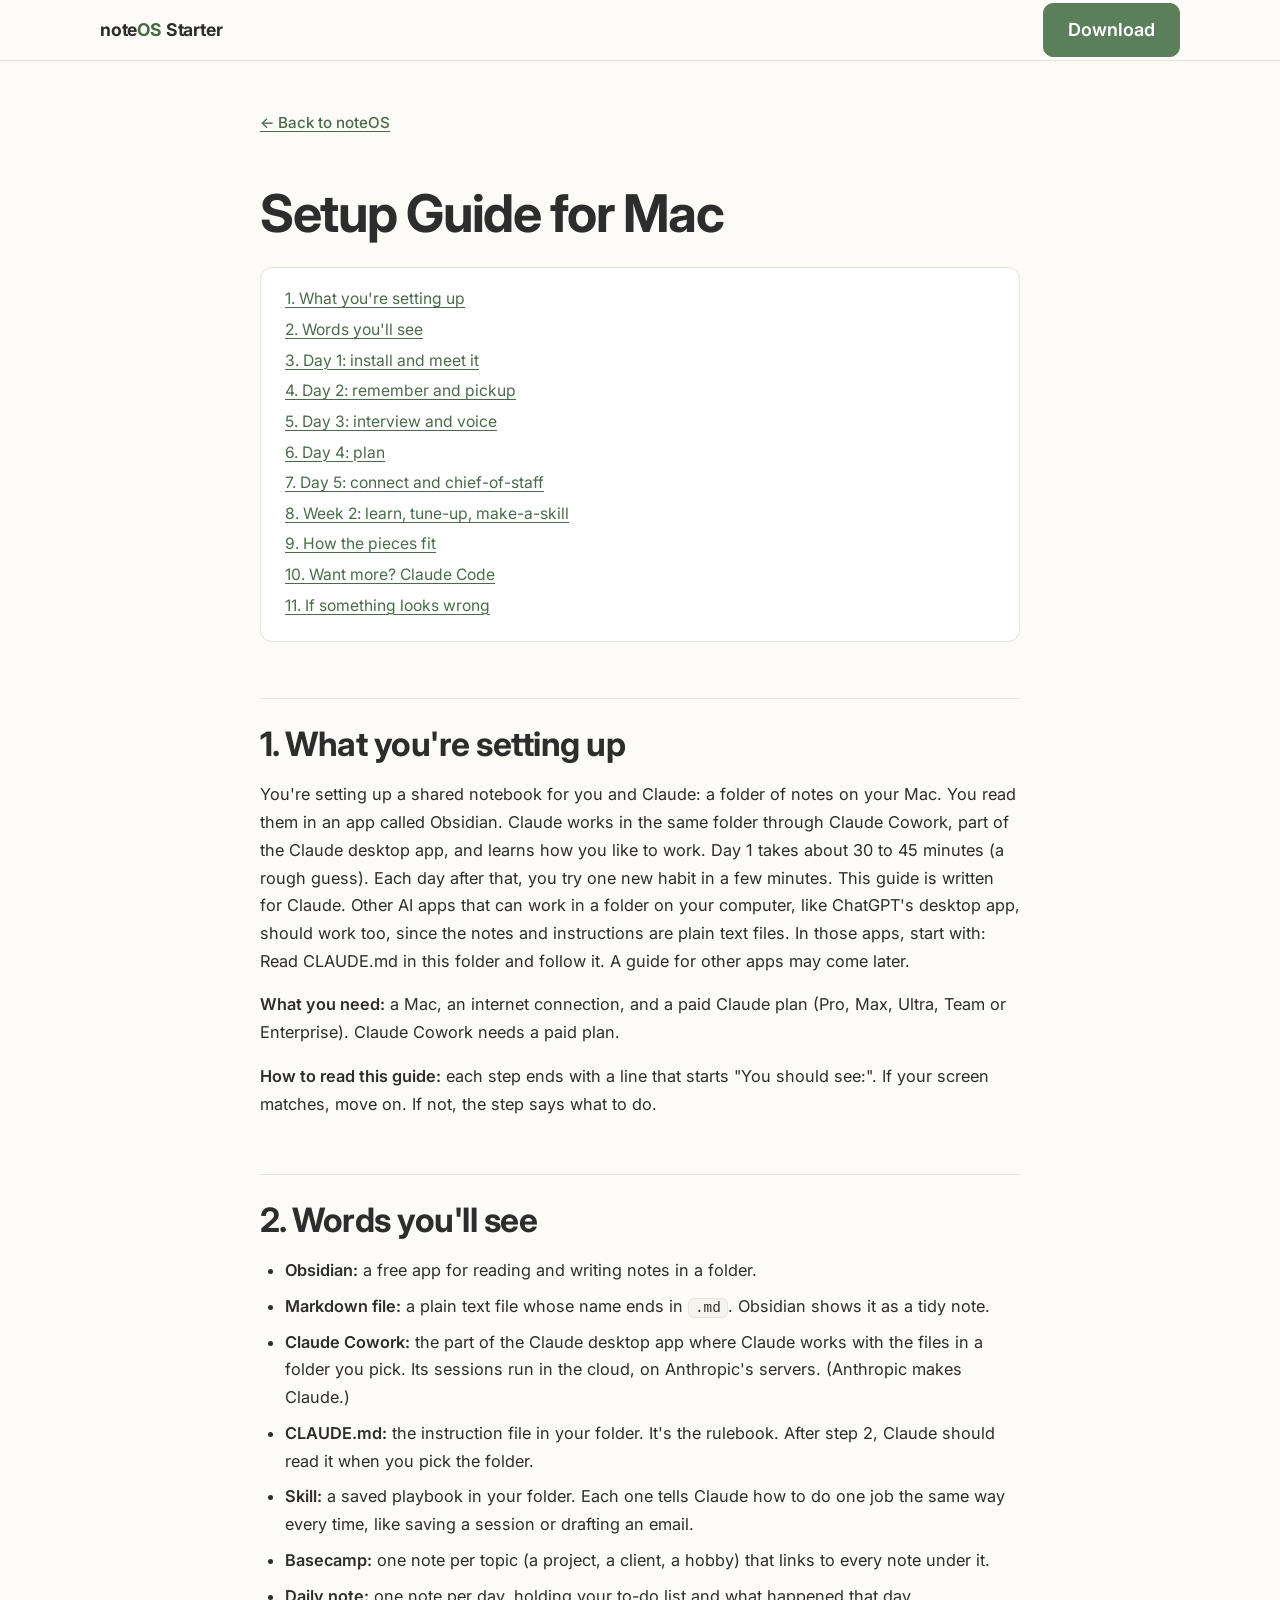
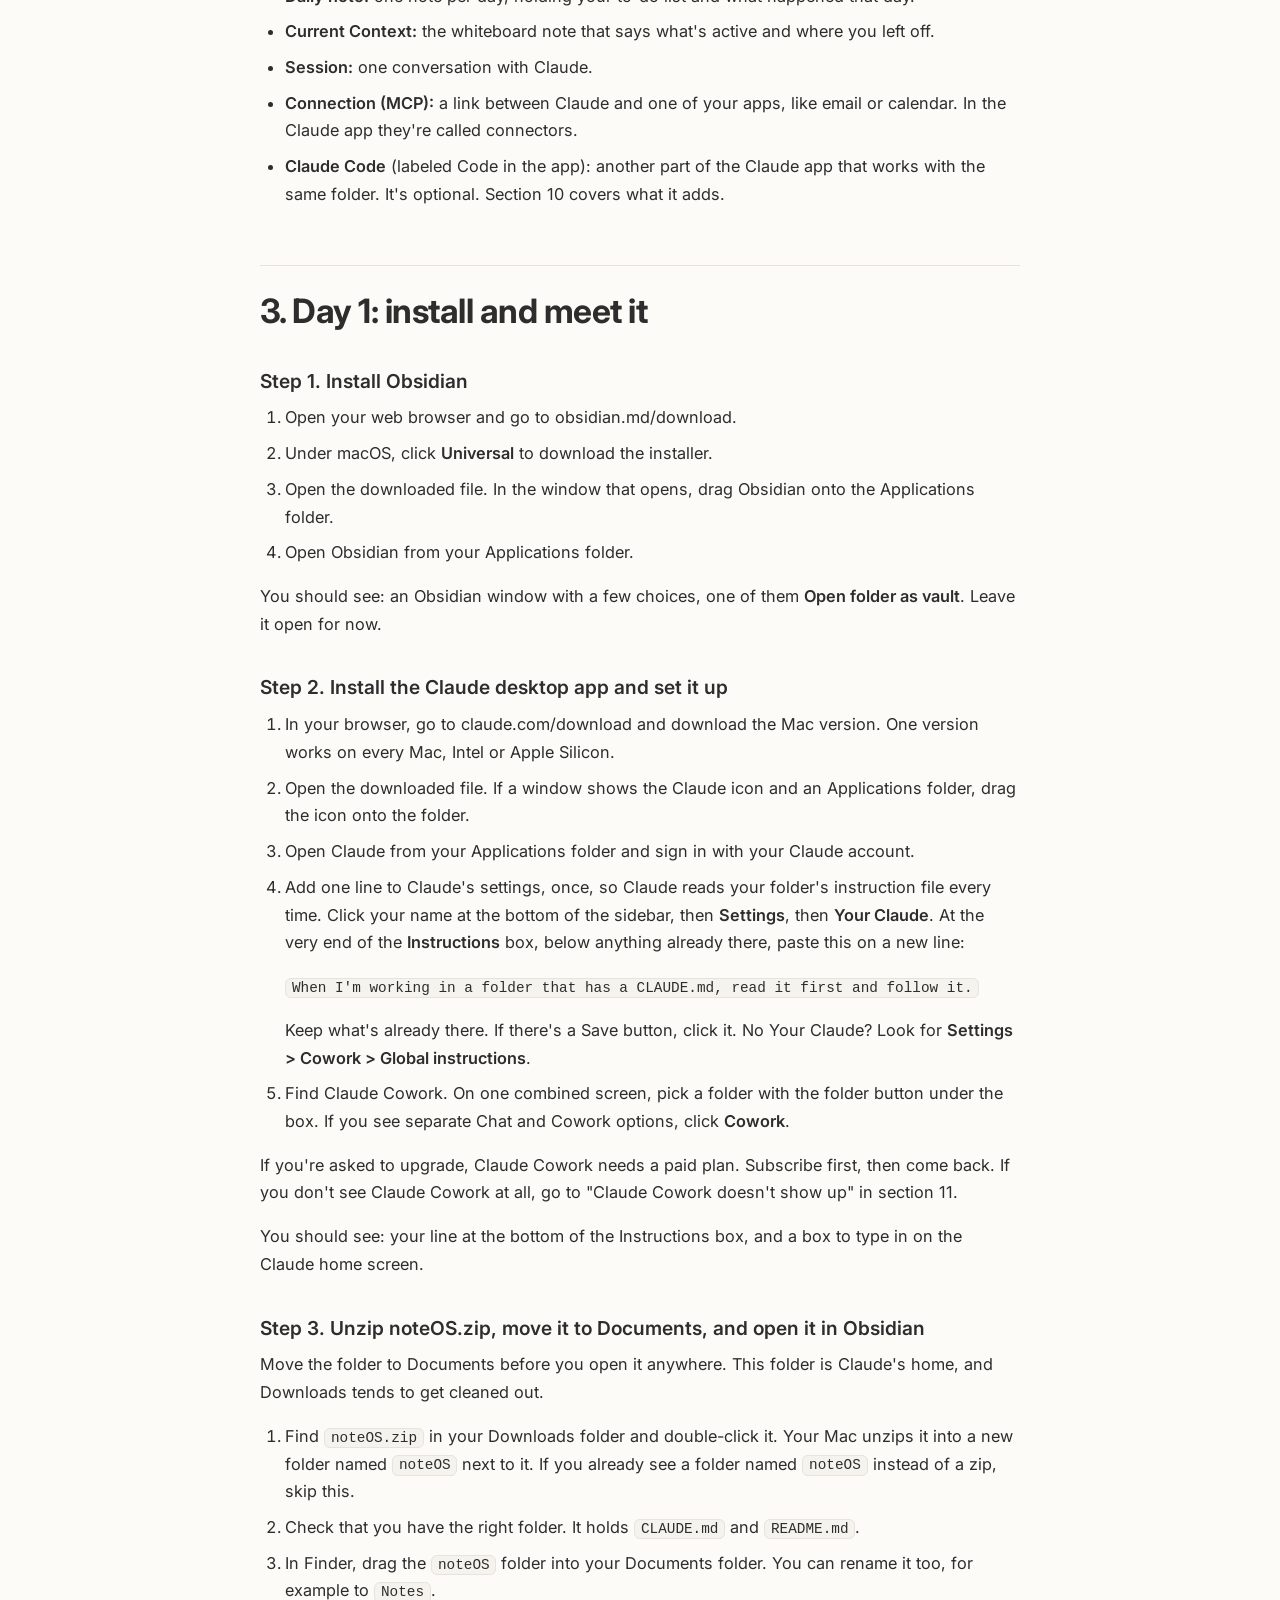
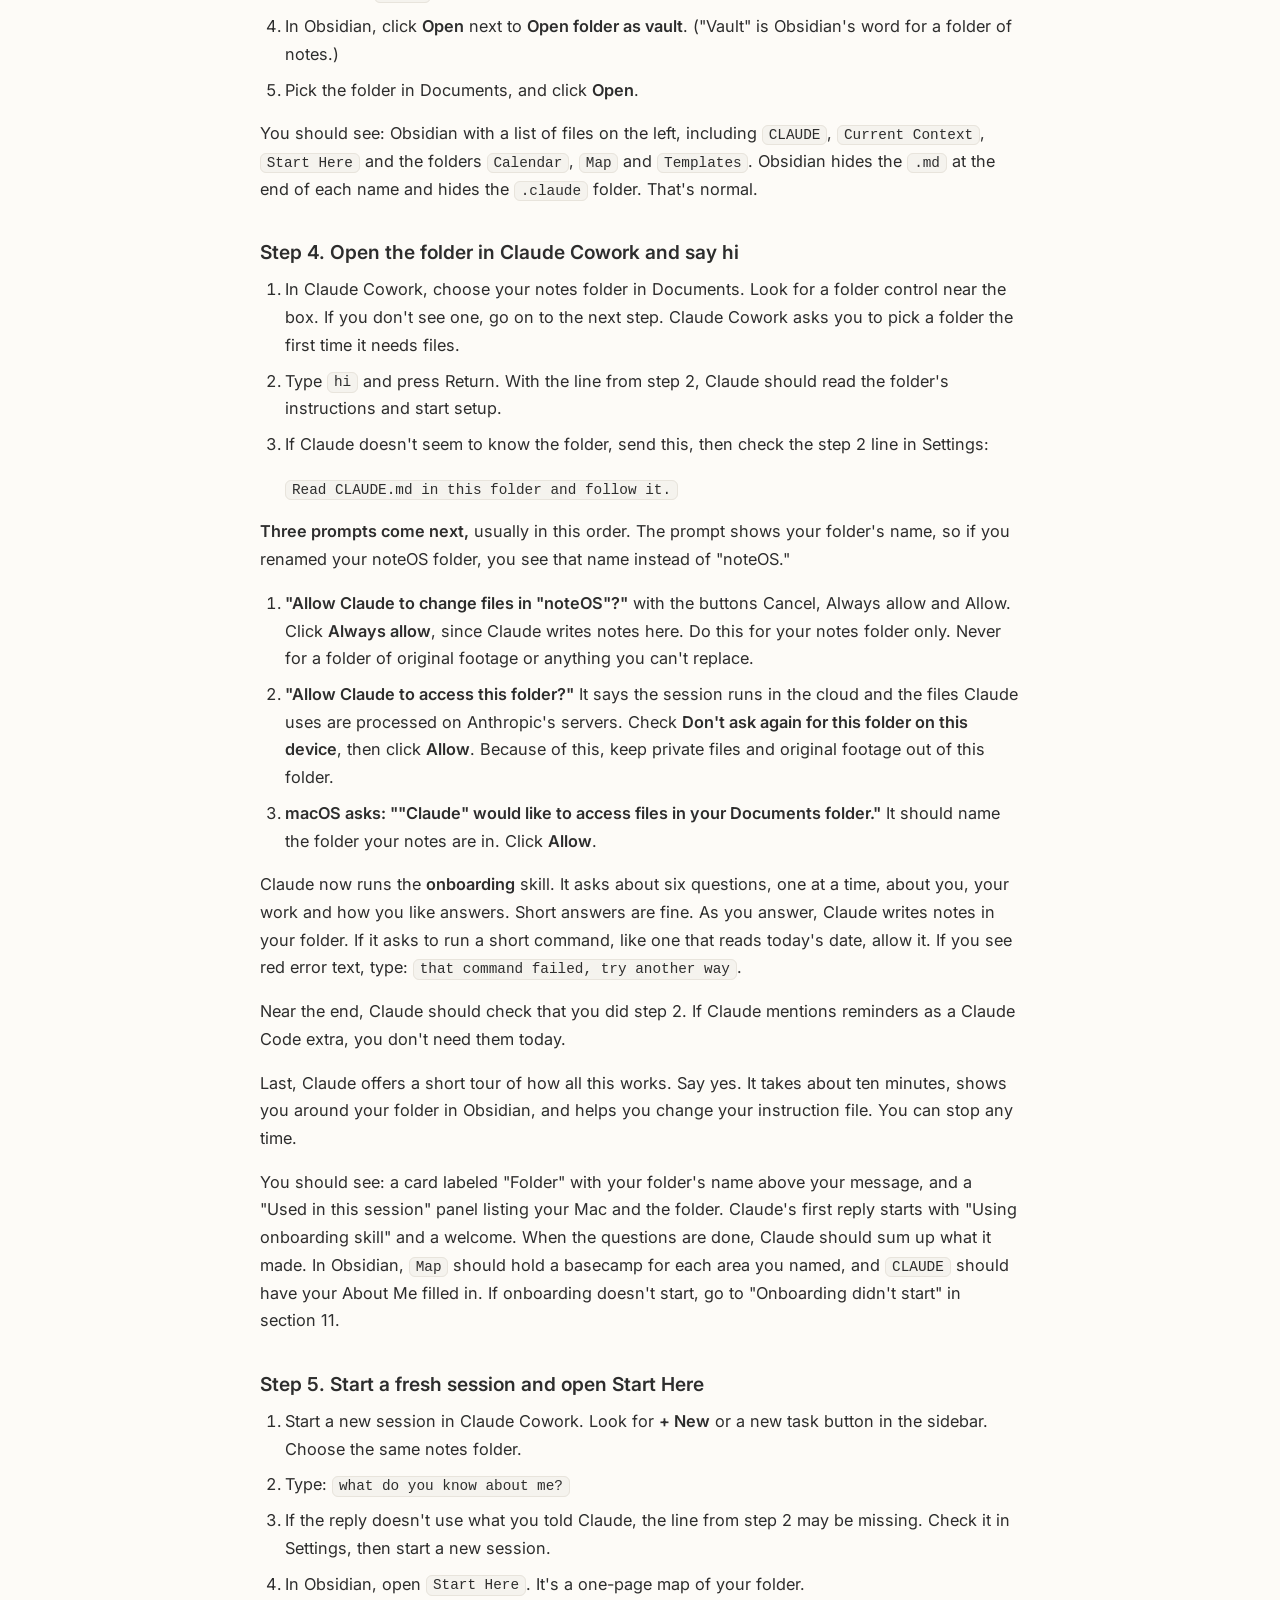
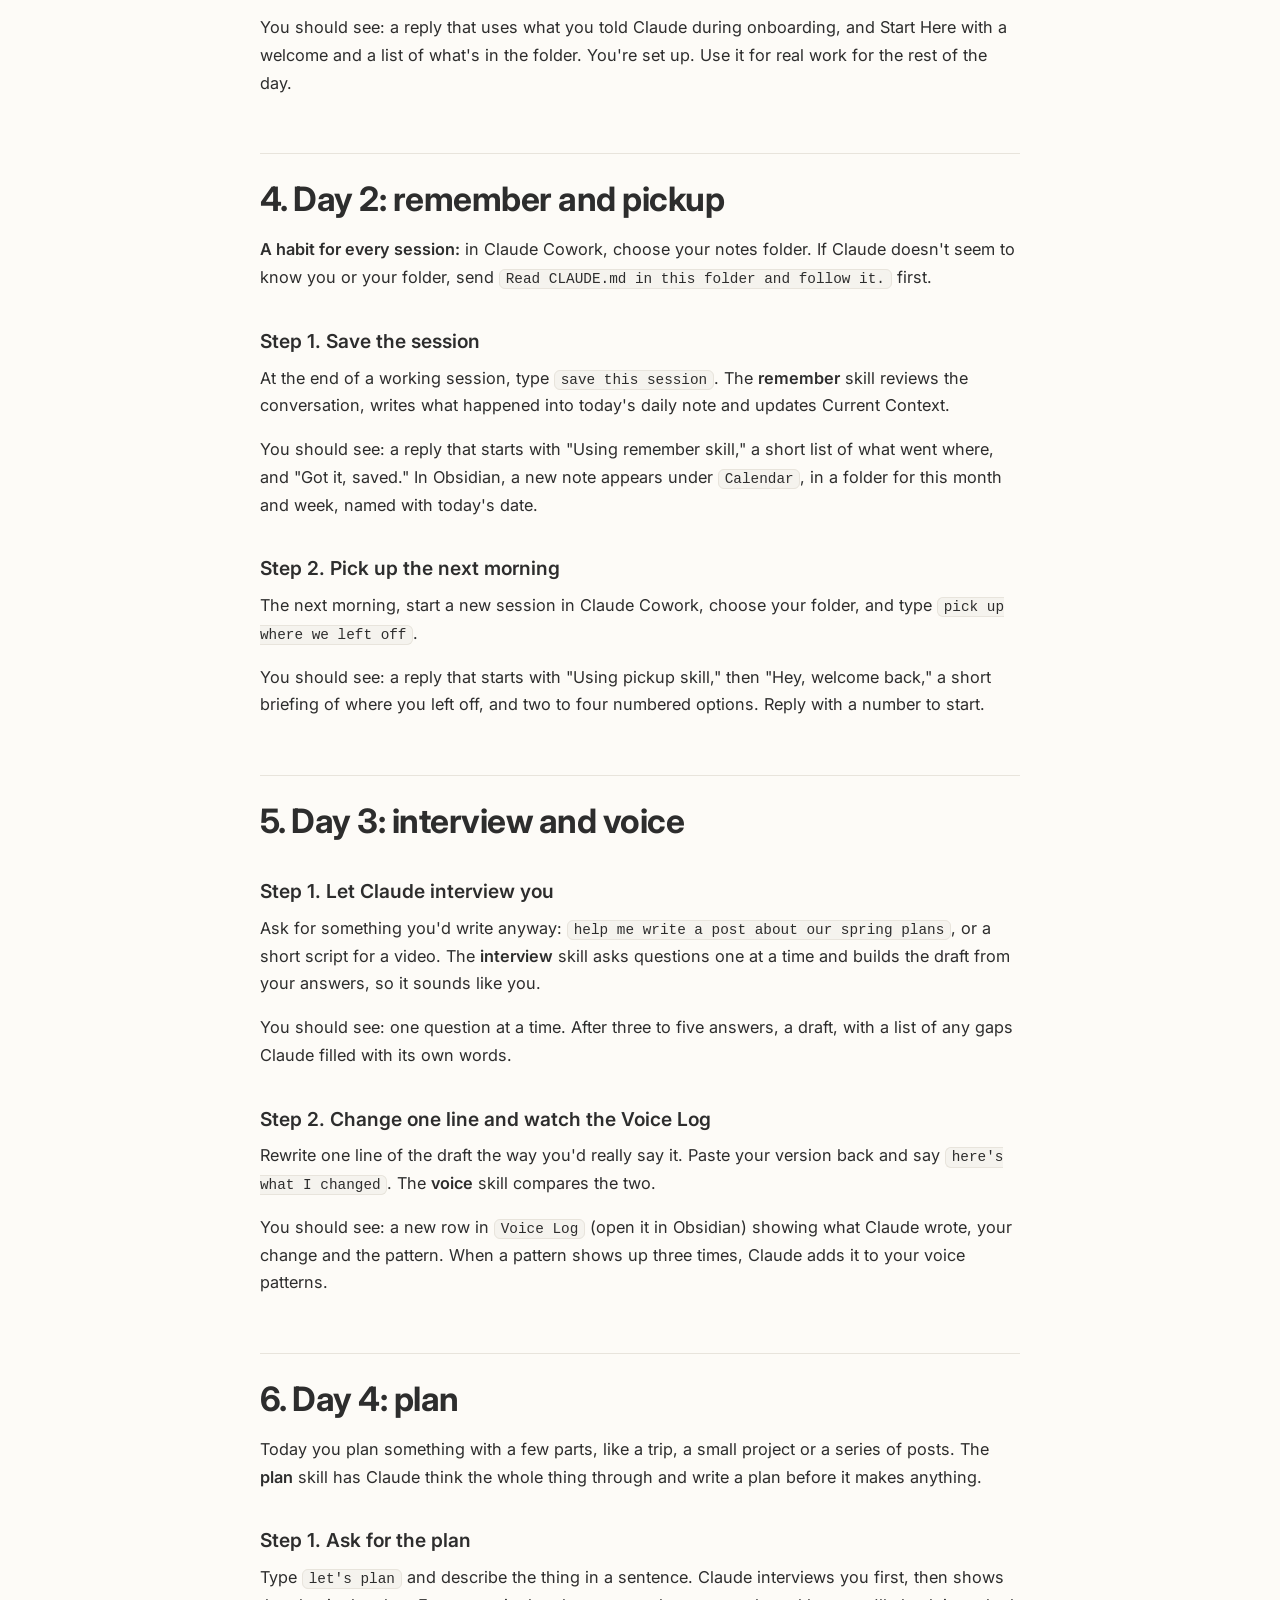
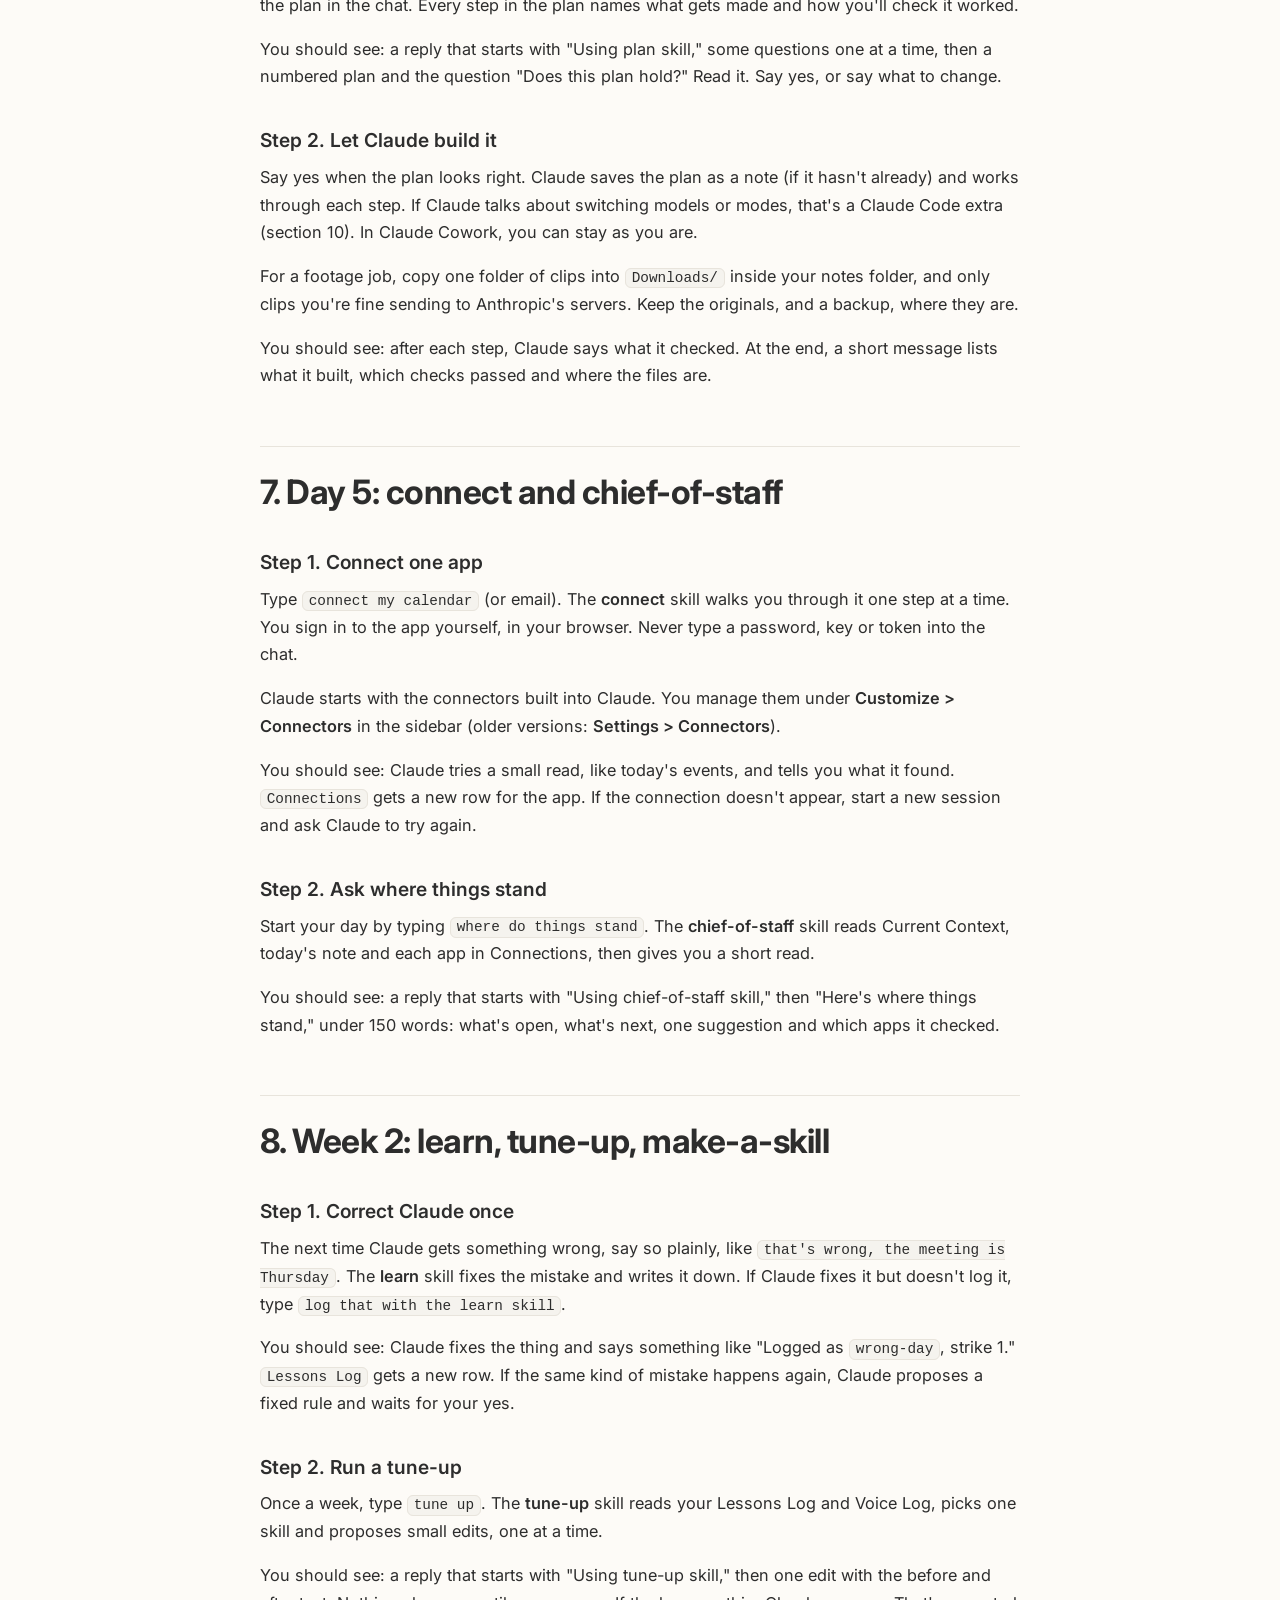
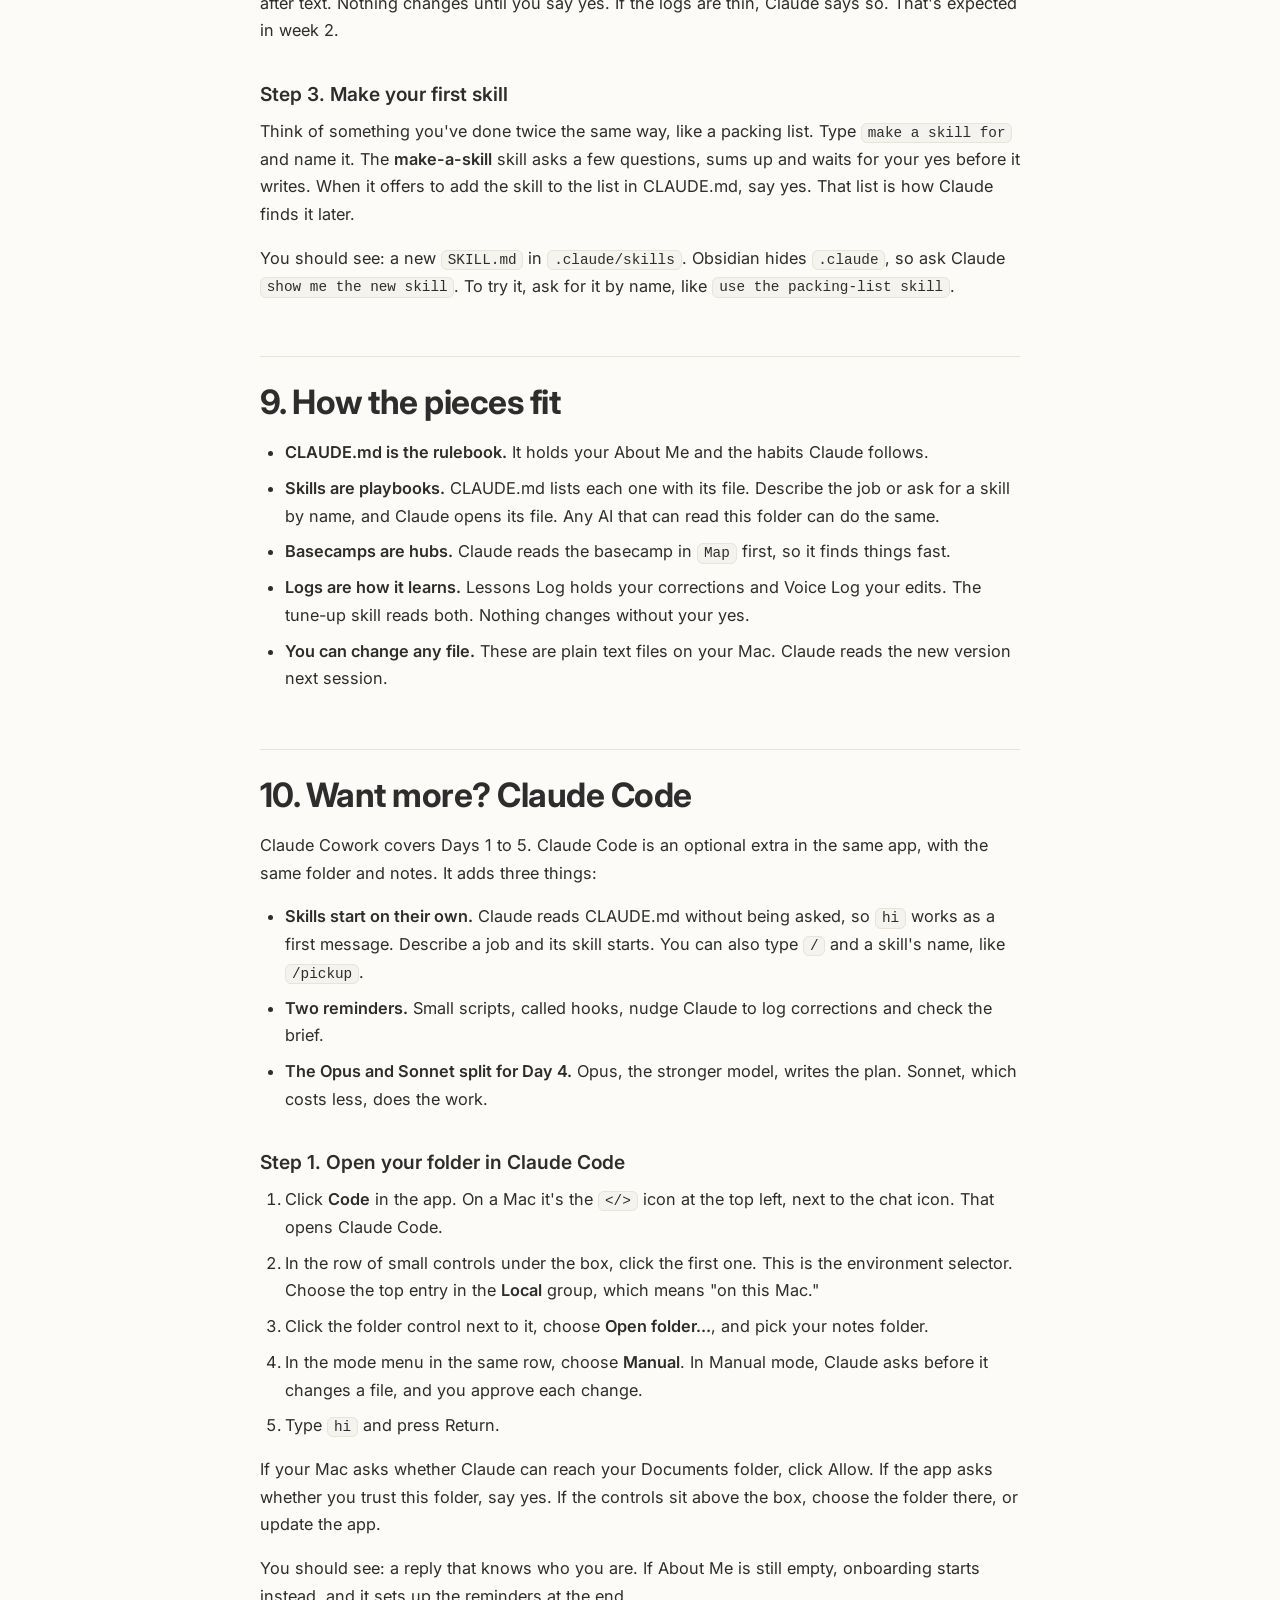
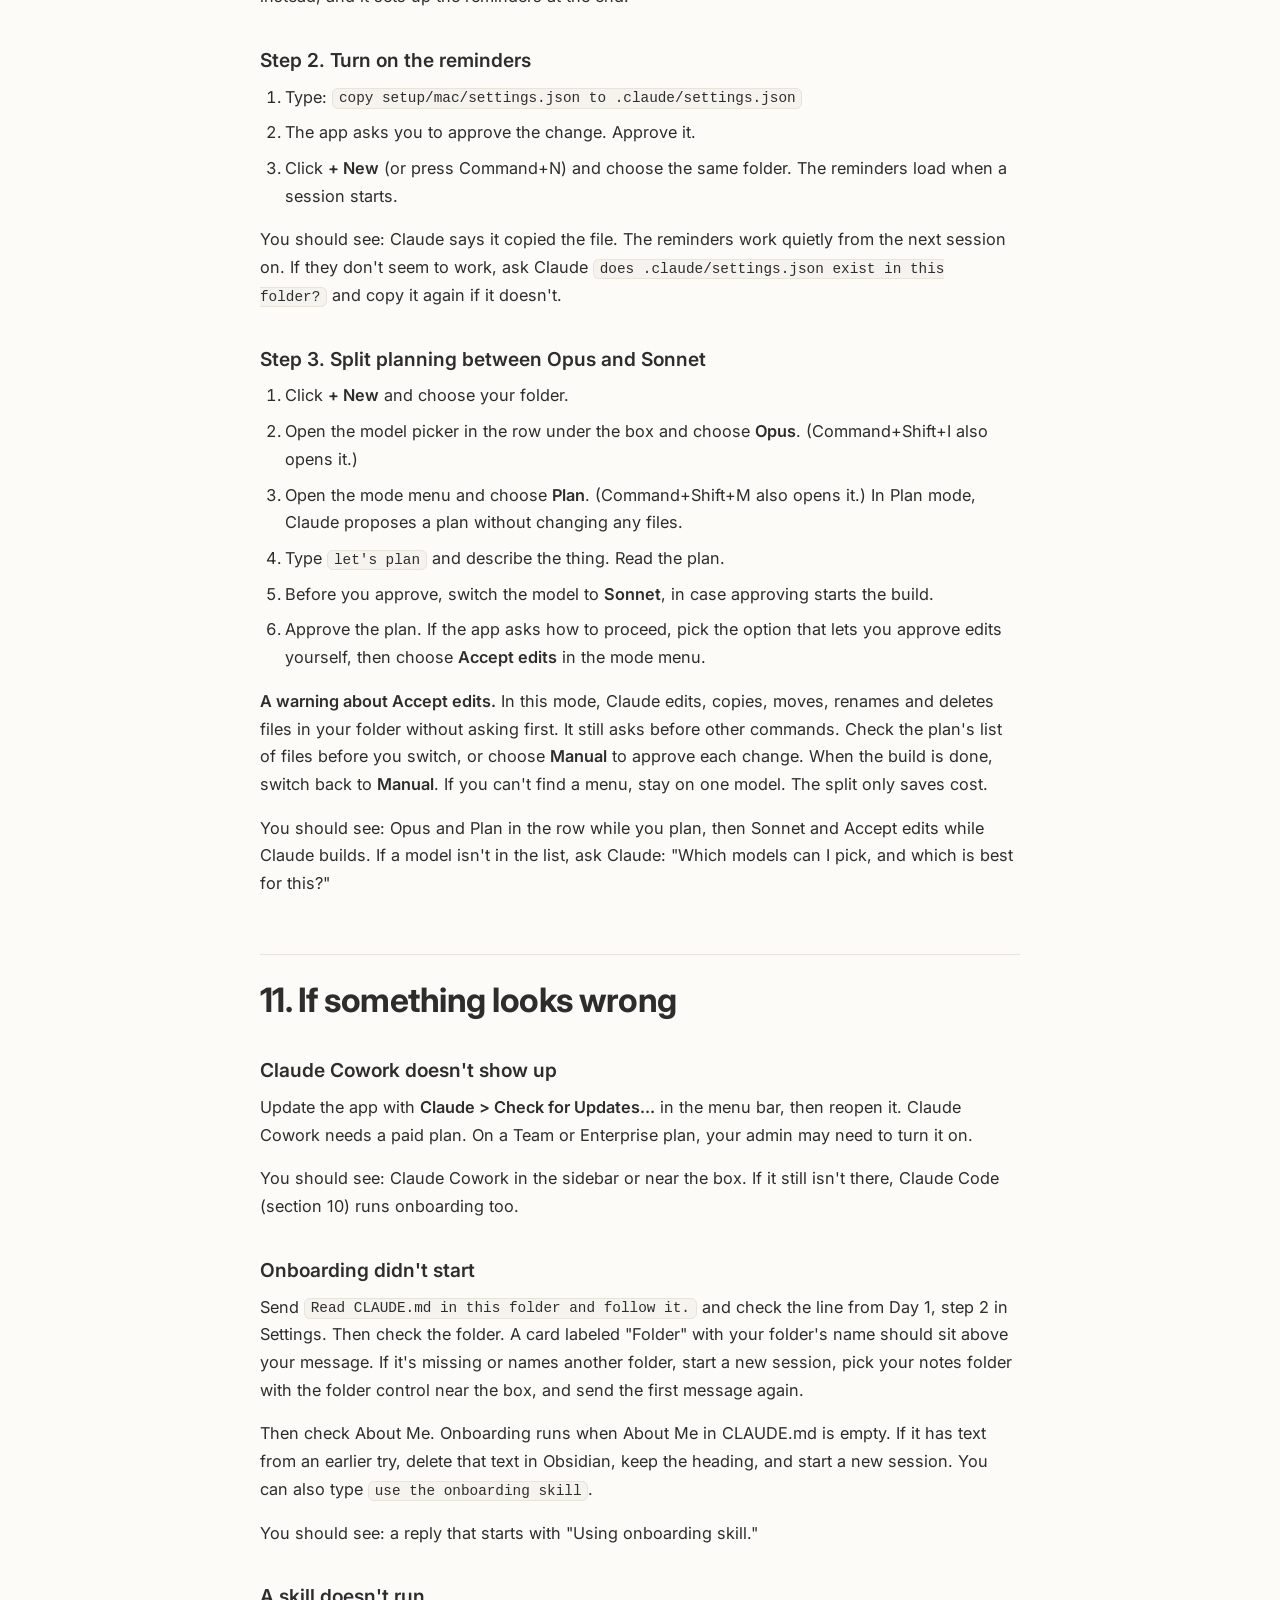
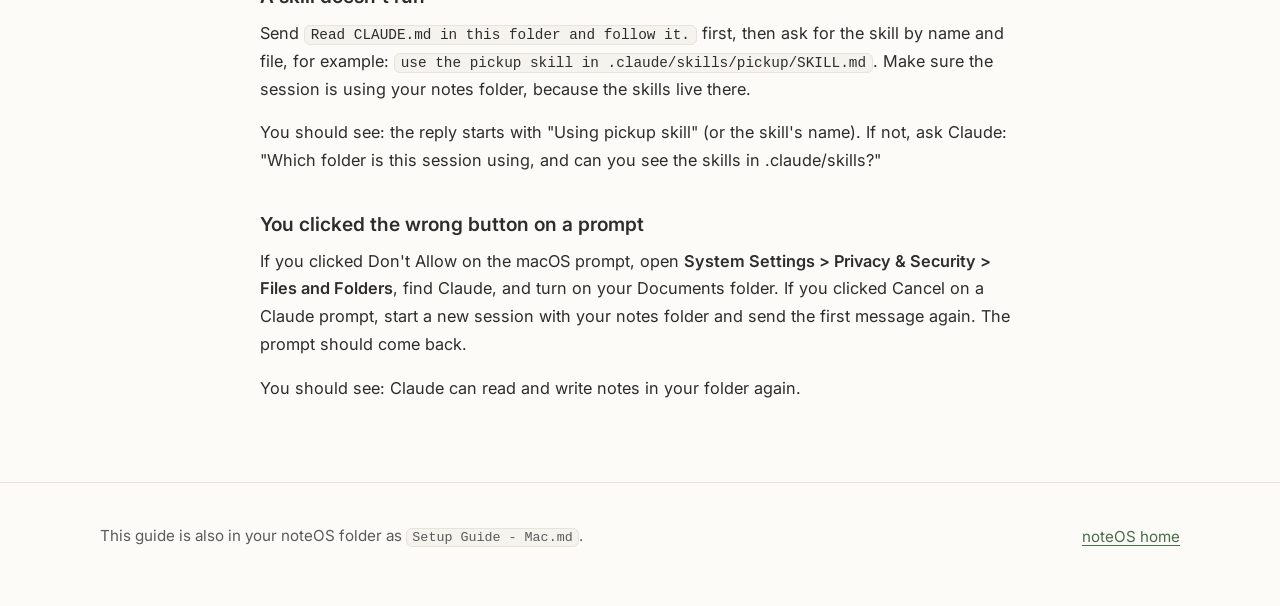
<file: setup-guide-mac.html>
<!DOCTYPE html>
<html lang="en">
<head>
  <meta charset="UTF-8">
  <meta name="viewport" content="width=device-width, initial-scale=1">
  <title>Mac Setup Guide</title>
  <meta name="description" content="Step by step setup for noteOS on a Mac.">
  <script>
    try { var t = localStorage.getItem('noteos-theme'); if (t === 'light' || t === 'dark') document.documentElement.setAttribute('data-theme', t); } catch (e) {}
  </script>
  <link rel="preconnect" href="https://fonts.googleapis.com">
  <link rel="preconnect" href="https://fonts.gstatic.com" crossorigin>
  <link href="https://fonts.googleapis.com/css2?family=Inter:wght@400;500;600;700&display=swap" rel="stylesheet">
  <link rel="stylesheet" href="styles.css">
</head>
<body>
  <a class="skip-link" href="#main">Skip to content</a>
  <header class="site-header">
    <div class="wrap-wide">
      <a class="brand" href="index.html">note<span>OS</span> Starter</a>
      <a class="btn btn-primary header-cta" href="noteOS.zip" download>Download</a>
    </div>
  </header>
  <main id="main" class="wrap">
    <div class="guide-top">
      <a class="back" href="index.html">← Back to noteOS</a>
    </div>
    <article class="prose">
      <h1>Setup Guide for Mac</h1>
      <nav class="toc" aria-label="In this guide">
<ul>
<li><a href="#1-what-youre-setting-up"
id="toc-1-what-youre-setting-up">1. What you're setting up</a></li>
<li><a href="#2-words-youll-see" id="toc-2-words-youll-see">2. Words
you'll see</a></li>
<li><a href="#3-day-1-install-and-meet-it"
id="toc-3-day-1-install-and-meet-it">3. Day 1: install and meet
it</a></li>
<li><a href="#4-day-2-remember-and-pickup"
id="toc-4-day-2-remember-and-pickup">4. Day 2: remember and
pickup</a></li>
<li><a href="#5-day-3-interview-and-voice"
id="toc-5-day-3-interview-and-voice">5. Day 3: interview and
voice</a></li>
<li><a href="#6-day-4-plan" id="toc-6-day-4-plan">6. Day 4:
plan</a></li>
<li><a href="#7-day-5-connect-and-chief-of-staff"
id="toc-7-day-5-connect-and-chief-of-staff">7. Day 5: connect and
chief-of-staff</a></li>
<li><a href="#8-week-2-learn-tune-up-make-a-skill"
id="toc-8-week-2-learn-tune-up-make-a-skill">8. Week 2: learn, tune-up,
make-a-skill</a></li>
<li><a href="#9-how-the-pieces-fit" id="toc-9-how-the-pieces-fit">9. How
the pieces fit</a></li>
<li><a href="#10-want-more-claude-code"
id="toc-10-want-more-claude-code">10. Want more? Claude Code</a></li>
<li><a href="#11-if-something-looks-wrong"
id="toc-11-if-something-looks-wrong">11. If something looks
wrong</a></li>
</ul>
      </nav>
<h2 id="1-what-youre-setting-up">1. What you're setting up</h2>
<p>You're setting up a shared notebook for you and Claude: a folder of
notes on your Mac. You read them in an app called Obsidian. Claude works
in the same folder through Claude Cowork, part of the Claude desktop
app, and learns how you like to work. Day 1 takes about 30 to 45 minutes
(a rough guess). Each day after that, you try one new habit in a few
minutes. This guide is written for Claude. Other AI apps that can work
in a folder on your computer, like ChatGPT's desktop app, should work
too, since the notes and instructions are plain text files. In those
apps, start with: Read CLAUDE.md in this folder and follow it. A guide
for other apps may come later.</p>
<p><strong>What you need:</strong> a Mac, an internet connection, and a
paid Claude plan (Pro, Max, Ultra, Team or Enterprise). Claude Cowork
needs a paid plan.</p>
<p><strong>How to read this guide:</strong> each step ends with a line
that starts "You should see:". If your screen matches, move on. If not,
the step says what to do.</p>
<h2 id="2-words-youll-see">2. Words you'll see</h2>
<ul>
<li><strong>Obsidian:</strong> a free app for reading and writing notes
in a folder.</li>
<li><strong>Markdown file:</strong> a plain text file whose name ends in
<code>.md</code>. Obsidian shows it as a tidy note.</li>
<li><strong>Claude Cowork:</strong> the part of the Claude desktop app
where Claude works with the files in a folder you pick. Its sessions run
in the cloud, on Anthropic's servers. (Anthropic makes Claude.)</li>
<li><strong>CLAUDE.md:</strong> the instruction file in your folder.
It's the rulebook. After step 2, Claude should read it when you pick the
folder.</li>
<li><strong>Skill:</strong> a saved playbook in your folder. Each one
tells Claude how to do one job the same way every time, like saving a
session or drafting an email.</li>
<li><strong>Basecamp:</strong> one note per topic (a project, a client,
a hobby) that links to every note under it.</li>
<li><strong>Daily note:</strong> one note per day, holding your to-do
list and what happened that day.</li>
<li><strong>Current Context:</strong> the whiteboard note that says
what's active and where you left off.</li>
<li><strong>Session:</strong> one conversation with Claude.</li>
<li><strong>Connection (MCP):</strong> a link between Claude and one of
your apps, like email or calendar. In the Claude app they're called
connectors.</li>
<li><strong>Claude Code</strong> (labeled Code in the app): another part
of the Claude app that works with the same folder. It's optional.
Section 10 covers what it adds.</li>
</ul>
<h2 id="3-day-1-install-and-meet-it">3. Day 1: install and meet it</h2>
<h3 id="step-1-install-obsidian">Step 1. Install Obsidian</h3>
<ol type="1">
<li>Open your web browser and go to obsidian.md/download.</li>
<li>Under macOS, click <strong>Universal</strong> to download the
installer.</li>
<li>Open the downloaded file. In the window that opens, drag Obsidian
onto the Applications folder.</li>
<li>Open Obsidian from your Applications folder.</li>
</ol>
<p>You should see: an Obsidian window with a few choices, one of them
<strong>Open folder as vault</strong>. Leave it open for now.</p>
<h3 id="step-2-install-the-claude-desktop-app-and-set-it-up">Step 2.
Install the Claude desktop app and set it up</h3>
<ol type="1">
<li><p>In your browser, go to claude.com/download and download the Mac
version. One version works on every Mac, Intel or Apple
Silicon.</p></li>
<li><p>Open the downloaded file. If a window shows the Claude icon and
an Applications folder, drag the icon onto the folder.</p></li>
<li><p>Open Claude from your Applications folder and sign in with your
Claude account.</p></li>
<li><p>Add one line to Claude's settings, once, so Claude reads your
folder's instruction file every time. Click your name at the bottom of
the sidebar, then <strong>Settings</strong>, then <strong>Your
Claude</strong>. At the very end of the <strong>Instructions</strong>
box, below anything already there, paste this on a new line:</p>
<p><code>When I'm working in a folder that has a CLAUDE.md, read it first and follow it.</code></p>
<p>Keep what's already there. If there's a Save button, click it. No
Your Claude? Look for <strong>Settings &gt; Cowork &gt; Global
instructions</strong>.</p></li>
<li><p>Find Claude Cowork. On one combined screen, pick a folder with
the folder button under the box. If you see separate Chat and Cowork
options, click <strong>Cowork</strong>.</p></li>
</ol>
<p>If you're asked to upgrade, Claude Cowork needs a paid plan.
Subscribe first, then come back. If you don't see Claude Cowork at all,
go to "Claude Cowork doesn't show up" in section 11.</p>
<p>You should see: your line at the bottom of the Instructions box, and
a box to type in on the Claude home screen.</p>
<h3
id="step-3-unzip-noteoszip-move-it-to-documents-and-open-it-in-obsidian">Step
3. Unzip noteOS.zip, move it to Documents, and open it in Obsidian</h3>
<p>Move the folder to Documents before you open it anywhere. This folder
is Claude's home, and Downloads tends to get cleaned out.</p>
<ol type="1">
<li>Find <code>noteOS.zip</code> in your Downloads folder and
double-click it. Your Mac unzips it into a new folder named
<code>noteOS</code> next to it. If you already see a folder named
<code>noteOS</code> instead of a zip, skip this.</li>
<li>Check that you have the right folder. It holds
<code>CLAUDE.md</code> and <code>README.md</code>.</li>
<li>In Finder, drag the <code>noteOS</code> folder into your Documents
folder. You can rename it too, for example to <code>Notes</code>.</li>
<li>In Obsidian, click <strong>Open</strong> next to <strong>Open folder
as vault</strong>. ("Vault" is Obsidian's word for a folder of
notes.)</li>
<li>Pick the folder in Documents, and click <strong>Open</strong>.</li>
</ol>
<p>You should see: Obsidian with a list of files on the left, including
<code>CLAUDE</code>, <code>Current Context</code>,
<code>Start Here</code> and the folders <code>Calendar</code>,
<code>Map</code> and <code>Templates</code>. Obsidian hides the
<code>.md</code> at the end of each name and hides the
<code>.claude</code> folder. That's normal.</p>
<h3 id="step-4-open-the-folder-in-claude-cowork-and-say-hi">Step 4. Open
the folder in Claude Cowork and say hi</h3>
<ol type="1">
<li><p>In Claude Cowork, choose your notes folder in Documents. Look for
a folder control near the box. If you don't see one, go on to the next
step. Claude Cowork asks you to pick a folder the first time it needs
files.</p></li>
<li><p>Type <code>hi</code> and press Return. With the line from step 2,
Claude should read the folder's instructions and start setup.</p></li>
<li><p>If Claude doesn't seem to know the folder, send this, then check
the step 2 line in Settings:</p>
<p><code>Read CLAUDE.md in this folder and follow it.</code></p></li>
</ol>
<p><strong>Three prompts come next,</strong> usually in this order. The
prompt shows your folder's name, so if you renamed your noteOS folder,
you see that name instead of "noteOS."</p>
<ol type="1">
<li><strong>"Allow Claude to change files in "noteOS"?"</strong> with
the buttons Cancel, Always allow and Allow. Click <strong>Always
allow</strong>, since Claude writes notes here. Do this for your notes
folder only. Never for a folder of original footage or anything you
can't replace.</li>
<li><strong>"Allow Claude to access this folder?"</strong> It says the
session runs in the cloud and the files Claude uses are processed on
Anthropic's servers. Check <strong>Don't ask again for this folder on
this device</strong>, then click <strong>Allow</strong>. Because of
this, keep private files and original footage out of this folder.</li>
<li><strong>macOS asks: ""Claude" would like to access files in your
Documents folder."</strong> It should name the folder your notes are in.
Click <strong>Allow</strong>.</li>
</ol>
<p>Claude now runs the <strong>onboarding</strong> skill. It asks about
six questions, one at a time, about you, your work and how you like
answers. Short answers are fine. As you answer, Claude writes notes in
your folder. If it asks to run a short command, like one that reads
today's date, allow it. If you see red error text, type:
<code>that command failed, try another way</code>.</p>
<p>Near the end, Claude should check that you did step 2. If Claude
mentions reminders as a Claude Code extra, you don't need them
today.</p>
<p>Last, Claude offers a short tour of how all this works. Say yes. It
takes about ten minutes, shows you around your folder in Obsidian, and
helps you change your instruction file. You can stop any time.</p>
<p>You should see: a card labeled "Folder" with your folder's name above
your message, and a "Used in this session" panel listing your Mac and
the folder. Claude's first reply starts with "Using onboarding skill"
and a welcome. When the questions are done, Claude should sum up what it
made. In Obsidian, <code>Map</code> should hold a basecamp for each area
you named, and <code>CLAUDE</code> should have your About Me filled in.
If onboarding doesn't start, go to "Onboarding didn't start" in section
11.</p>
<h3 id="step-5-start-a-fresh-session-and-open-start-here">Step 5. Start
a fresh session and open Start Here</h3>
<ol type="1">
<li>Start a new session in Claude Cowork. Look for <strong>+
New</strong> or a new task button in the sidebar. Choose the same notes
folder.</li>
<li>Type: <code>what do you know about me?</code></li>
<li>If the reply doesn't use what you told Claude, the line from step 2
may be missing. Check it in Settings, then start a new session.</li>
<li>In Obsidian, open <code>Start Here</code>. It's a one-page map of
your folder.</li>
</ol>
<p>You should see: a reply that uses what you told Claude during
onboarding, and Start Here with a welcome and a list of what's in the
folder. You're set up. Use it for real work for the rest of the day.</p>
<h2 id="4-day-2-remember-and-pickup">4. Day 2: remember and pickup</h2>
<p><strong>A habit for every session:</strong> in Claude Cowork, choose
your notes folder. If Claude doesn't seem to know you or your folder,
send <code>Read CLAUDE.md in this folder and follow it.</code>
first.</p>
<h3 id="step-1-save-the-session">Step 1. Save the session</h3>
<p>At the end of a working session, type <code>save this session</code>.
The <strong>remember</strong> skill reviews the conversation, writes
what happened into today's daily note and updates Current Context.</p>
<p>You should see: a reply that starts with "Using remember skill," a
short list of what went where, and "Got it, saved." In Obsidian, a new
note appears under <code>Calendar</code>, in a folder for this month and
week, named with today's date.</p>
<h3 id="step-2-pick-up-the-next-morning">Step 2. Pick up the next
morning</h3>
<p>The next morning, start a new session in Claude Cowork, choose your
folder, and type <code>pick up where we left off</code>.</p>
<p>You should see: a reply that starts with "Using pickup skill," then
"Hey, welcome back," a short briefing of where you left off, and two to
four numbered options. Reply with a number to start.</p>
<h2 id="5-day-3-interview-and-voice">5. Day 3: interview and voice</h2>
<h3 id="step-1-let-claude-interview-you">Step 1. Let Claude interview
you</h3>
<p>Ask for something you'd write anyway:
<code>help me write a post about our spring plans</code>, or a short
script for a video. The <strong>interview</strong> skill asks questions
one at a time and builds the draft from your answers, so it sounds like
you.</p>
<p>You should see: one question at a time. After three to five answers,
a draft, with a list of any gaps Claude filled with its own words.</p>
<h3 id="step-2-change-one-line-and-watch-the-voice-log">Step 2. Change
one line and watch the Voice Log</h3>
<p>Rewrite one line of the draft the way you'd really say it. Paste your
version back and say <code>here's what I changed</code>. The
<strong>voice</strong> skill compares the two.</p>
<p>You should see: a new row in <code>Voice Log</code> (open it in
Obsidian) showing what Claude wrote, your change and the pattern. When a
pattern shows up three times, Claude adds it to your voice patterns.</p>
<h2 id="6-day-4-plan">6. Day 4: plan</h2>
<p>Today you plan something with a few parts, like a trip, a small
project or a series of posts. The <strong>plan</strong> skill has Claude
think the whole thing through and write a plan before it makes
anything.</p>
<h3 id="step-1-ask-for-the-plan">Step 1. Ask for the plan</h3>
<p>Type <code>let's plan</code> and describe the thing in a sentence.
Claude interviews you first, then shows the plan in the chat. Every step
in the plan names what gets made and how you'll check it worked.</p>
<p>You should see: a reply that starts with "Using plan skill," some
questions one at a time, then a numbered plan and the question "Does
this plan hold?" Read it. Say yes, or say what to change.</p>
<h3 id="step-2-let-claude-build-it">Step 2. Let Claude build it</h3>
<p>Say yes when the plan looks right. Claude saves the plan as a note
(if it hasn't already) and works through each step. If Claude talks
about switching models or modes, that's a Claude Code extra (section
10). In Claude Cowork, you can stay as you are.</p>
<p>For a footage job, copy one folder of clips into
<code>Downloads/</code> inside your notes folder, and only clips you're
fine sending to Anthropic's servers. Keep the originals, and a backup,
where they are.</p>
<p>You should see: after each step, Claude says what it checked. At the
end, a short message lists what it built, which checks passed and where
the files are.</p>
<h2 id="7-day-5-connect-and-chief-of-staff">7. Day 5: connect and
chief-of-staff</h2>
<h3 id="step-1-connect-one-app">Step 1. Connect one app</h3>
<p>Type <code>connect my calendar</code> (or email). The
<strong>connect</strong> skill walks you through it one step at a time.
You sign in to the app yourself, in your browser. Never type a password,
key or token into the chat.</p>
<p>Claude starts with the connectors built into Claude. You manage them
under <strong>Customize &gt; Connectors</strong> in the sidebar (older
versions: <strong>Settings &gt; Connectors</strong>).</p>
<p>You should see: Claude tries a small read, like today's events, and
tells you what it found. <code>Connections</code> gets a new row for the
app. If the connection doesn't appear, start a new session and ask
Claude to try again.</p>
<h3 id="step-2-ask-where-things-stand">Step 2. Ask where things
stand</h3>
<p>Start your day by typing <code>where do things stand</code>. The
<strong>chief-of-staff</strong> skill reads Current Context, today's
note and each app in Connections, then gives you a short read.</p>
<p>You should see: a reply that starts with "Using chief-of-staff
skill," then "Here's where things stand," under 150 words: what's open,
what's next, one suggestion and which apps it checked.</p>
<h2 id="8-week-2-learn-tune-up-make-a-skill">8. Week 2: learn, tune-up,
make-a-skill</h2>
<h3 id="step-1-correct-claude-once">Step 1. Correct Claude once</h3>
<p>The next time Claude gets something wrong, say so plainly, like
<code>that's wrong, the meeting is Thursday</code>. The
<strong>learn</strong> skill fixes the mistake and writes it down. If
Claude fixes it but doesn't log it, type
<code>log that with the learn skill</code>.</p>
<p>You should see: Claude fixes the thing and says something like
"Logged as <code>wrong-day</code>, strike 1." <code>Lessons Log</code>
gets a new row. If the same kind of mistake happens again, Claude
proposes a fixed rule and waits for your yes.</p>
<h3 id="step-2-run-a-tune-up">Step 2. Run a tune-up</h3>
<p>Once a week, type <code>tune up</code>. The <strong>tune-up</strong>
skill reads your Lessons Log and Voice Log, picks one skill and proposes
small edits, one at a time.</p>
<p>You should see: a reply that starts with "Using tune-up skill," then
one edit with the before and after text. Nothing changes until you say
yes. If the logs are thin, Claude says so. That's expected in week
2.</p>
<h3 id="step-3-make-your-first-skill">Step 3. Make your first skill</h3>
<p>Think of something you've done twice the same way, like a packing
list. Type <code>make a skill for</code> and name it. The
<strong>make-a-skill</strong> skill asks a few questions, sums up and
waits for your yes before it writes. When it offers to add the skill to
the list in CLAUDE.md, say yes. That list is how Claude finds it
later.</p>
<p>You should see: a new <code>SKILL.md</code> in
<code>.claude/skills</code>. Obsidian hides <code>.claude</code>, so ask
Claude <code>show me the new skill</code>. To try it, ask for it by
name, like <code>use the packing-list skill</code>.</p>
<h2 id="9-how-the-pieces-fit">9. How the pieces fit</h2>
<ul>
<li><strong>CLAUDE.md is the rulebook.</strong> It holds your About Me
and the habits Claude follows.</li>
<li><strong>Skills are playbooks.</strong> CLAUDE.md lists each one with
its file. Describe the job or ask for a skill by name, and Claude opens
its file. Any AI that can read this folder can do the same.</li>
<li><strong>Basecamps are hubs.</strong> Claude reads the basecamp in
<code>Map</code> first, so it finds things fast.</li>
<li><strong>Logs are how it learns.</strong> Lessons Log holds your
corrections and Voice Log your edits. The tune-up skill reads both.
Nothing changes without your yes.</li>
<li><strong>You can change any file.</strong> These are plain text files
on your Mac. Claude reads the new version next session.</li>
</ul>
<h2 id="10-want-more-claude-code">10. Want more? Claude Code</h2>
<p>Claude Cowork covers Days 1 to 5. Claude Code is an optional extra in
the same app, with the same folder and notes. It adds three things:</p>
<ul>
<li><strong>Skills start on their own.</strong> Claude reads CLAUDE.md
without being asked, so <code>hi</code> works as a first message.
Describe a job and its skill starts. You can also type <code>/</code>
and a skill's name, like <code>/pickup</code>.</li>
<li><strong>Two reminders.</strong> Small scripts, called hooks, nudge
Claude to log corrections and check the brief.</li>
<li><strong>The Opus and Sonnet split for Day 4.</strong> Opus, the
stronger model, writes the plan. Sonnet, which costs less, does the
work.</li>
</ul>
<h3 id="step-1-open-your-folder-in-claude-code">Step 1. Open your folder
in Claude Code</h3>
<ol type="1">
<li>Click <strong>Code</strong> in the app. On a Mac it's the
<code>&lt;/&gt;</code> icon at the top left, next to the chat icon. That
opens Claude Code.</li>
<li>In the row of small controls under the box, click the first one.
This is the environment selector. Choose the top entry in the
<strong>Local</strong> group, which means "on this Mac."</li>
<li>Click the folder control next to it, choose <strong>Open
folder…</strong>, and pick your notes folder.</li>
<li>In the mode menu in the same row, choose <strong>Manual</strong>. In
Manual mode, Claude asks before it changes a file, and you approve each
change.</li>
<li>Type <code>hi</code> and press Return.</li>
</ol>
<p>If your Mac asks whether Claude can reach your Documents folder,
click Allow. If the app asks whether you trust this folder, say yes. If
the controls sit above the box, choose the folder there, or update the
app.</p>
<p>You should see: a reply that knows who you are. If About Me is still
empty, onboarding starts instead, and it sets up the reminders at the
end.</p>
<h3 id="step-2-turn-on-the-reminders">Step 2. Turn on the reminders</h3>
<ol type="1">
<li>Type:
<code>copy setup/mac/settings.json to .claude/settings.json</code></li>
<li>The app asks you to approve the change. Approve it.</li>
<li>Click <strong>+ New</strong> (or press Command+N) and choose the
same folder. The reminders load when a session starts.</li>
</ol>
<p>You should see: Claude says it copied the file. The reminders work
quietly from the next session on. If they don't seem to work, ask Claude
<code>does .claude/settings.json exist in this folder?</code> and copy
it again if it doesn't.</p>
<h3 id="step-3-split-planning-between-opus-and-sonnet">Step 3. Split
planning between Opus and Sonnet</h3>
<ol type="1">
<li>Click <strong>+ New</strong> and choose your folder.</li>
<li>Open the model picker in the row under the box and choose
<strong>Opus</strong>. (Command+Shift+I also opens it.)</li>
<li>Open the mode menu and choose <strong>Plan</strong>.
(Command+Shift+M also opens it.) In Plan mode, Claude proposes a plan
without changing any files.</li>
<li>Type <code>let's plan</code> and describe the thing. Read the
plan.</li>
<li>Before you approve, switch the model to <strong>Sonnet</strong>, in
case approving starts the build.</li>
<li>Approve the plan. If the app asks how to proceed, pick the option
that lets you approve edits yourself, then choose <strong>Accept
edits</strong> in the mode menu.</li>
</ol>
<p><strong>A warning about Accept edits.</strong> In this mode, Claude
edits, copies, moves, renames and deletes files in your folder without
asking first. It still asks before other commands. Check the plan's list
of files before you switch, or choose <strong>Manual</strong> to approve
each change. When the build is done, switch back to
<strong>Manual</strong>. If you can't find a menu, stay on one model.
The split only saves cost.</p>
<p>You should see: Opus and Plan in the row while you plan, then Sonnet
and Accept edits while Claude builds. If a model isn't in the list, ask
Claude: "Which models can I pick, and which is best for this?"</p>
<h2 id="11-if-something-looks-wrong">11. If something looks wrong</h2>
<h3 id="claude-cowork-doesnt-show-up">Claude Cowork doesn't show up</h3>
<p>Update the app with <strong>Claude &gt; Check for Updates…</strong>
in the menu bar, then reopen it. Claude Cowork needs a paid plan. On a
Team or Enterprise plan, your admin may need to turn it on.</p>
<p>You should see: Claude Cowork in the sidebar or near the box. If it
still isn't there, Claude Code (section 10) runs onboarding too.</p>
<h3 id="onboarding-didnt-start">Onboarding didn't start</h3>
<p>Send <code>Read CLAUDE.md in this folder and follow it.</code> and
check the line from Day 1, step 2 in Settings. Then check the folder. A
card labeled "Folder" with your folder's name should sit above your
message. If it's missing or names another folder, start a new session,
pick your notes folder with the folder control near the box, and send
the first message again.</p>
<p>Then check About Me. Onboarding runs when About Me in CLAUDE.md is
empty. If it has text from an earlier try, delete that text in Obsidian,
keep the heading, and start a new session. You can also type
<code>use the onboarding skill</code>.</p>
<p>You should see: a reply that starts with "Using onboarding
skill."</p>
<h3 id="a-skill-doesnt-run">A skill doesn't run</h3>
<p>Send <code>Read CLAUDE.md in this folder and follow it.</code> first,
then ask for the skill by name and file, for example:
<code>use the pickup skill in .claude/skills/pickup/SKILL.md</code>.
Make sure the session is using your notes folder, because the skills
live there.</p>
<p>You should see: the reply starts with "Using pickup skill" (or the
skill's name). If not, ask Claude: "Which folder is this session using,
and can you see the skills in .claude/skills?"</p>
<h3 id="you-clicked-the-wrong-button-on-a-prompt">You clicked the wrong
button on a prompt</h3>
<p>If you clicked Don't Allow on the macOS prompt, open <strong>System
Settings &gt; Privacy &amp; Security &gt; Files and Folders</strong>,
find Claude, and turn on your Documents folder. If you clicked Cancel on
a Claude prompt, start a new session with your notes folder and send the
first message again. The prompt should come back.</p>
<p>You should see: Claude can read and write notes in your folder
again.</p>
    </article>
  </main>
  <footer class="site-footer">
    <div class="wrap-wide">
      <p>This guide is also in your noteOS folder as <code>Setup Guide - Mac.md</code>.</p>
      <p><a href="index.html">noteOS home</a></p>
    </div>
  </footer>
</body>
</html>
</file>
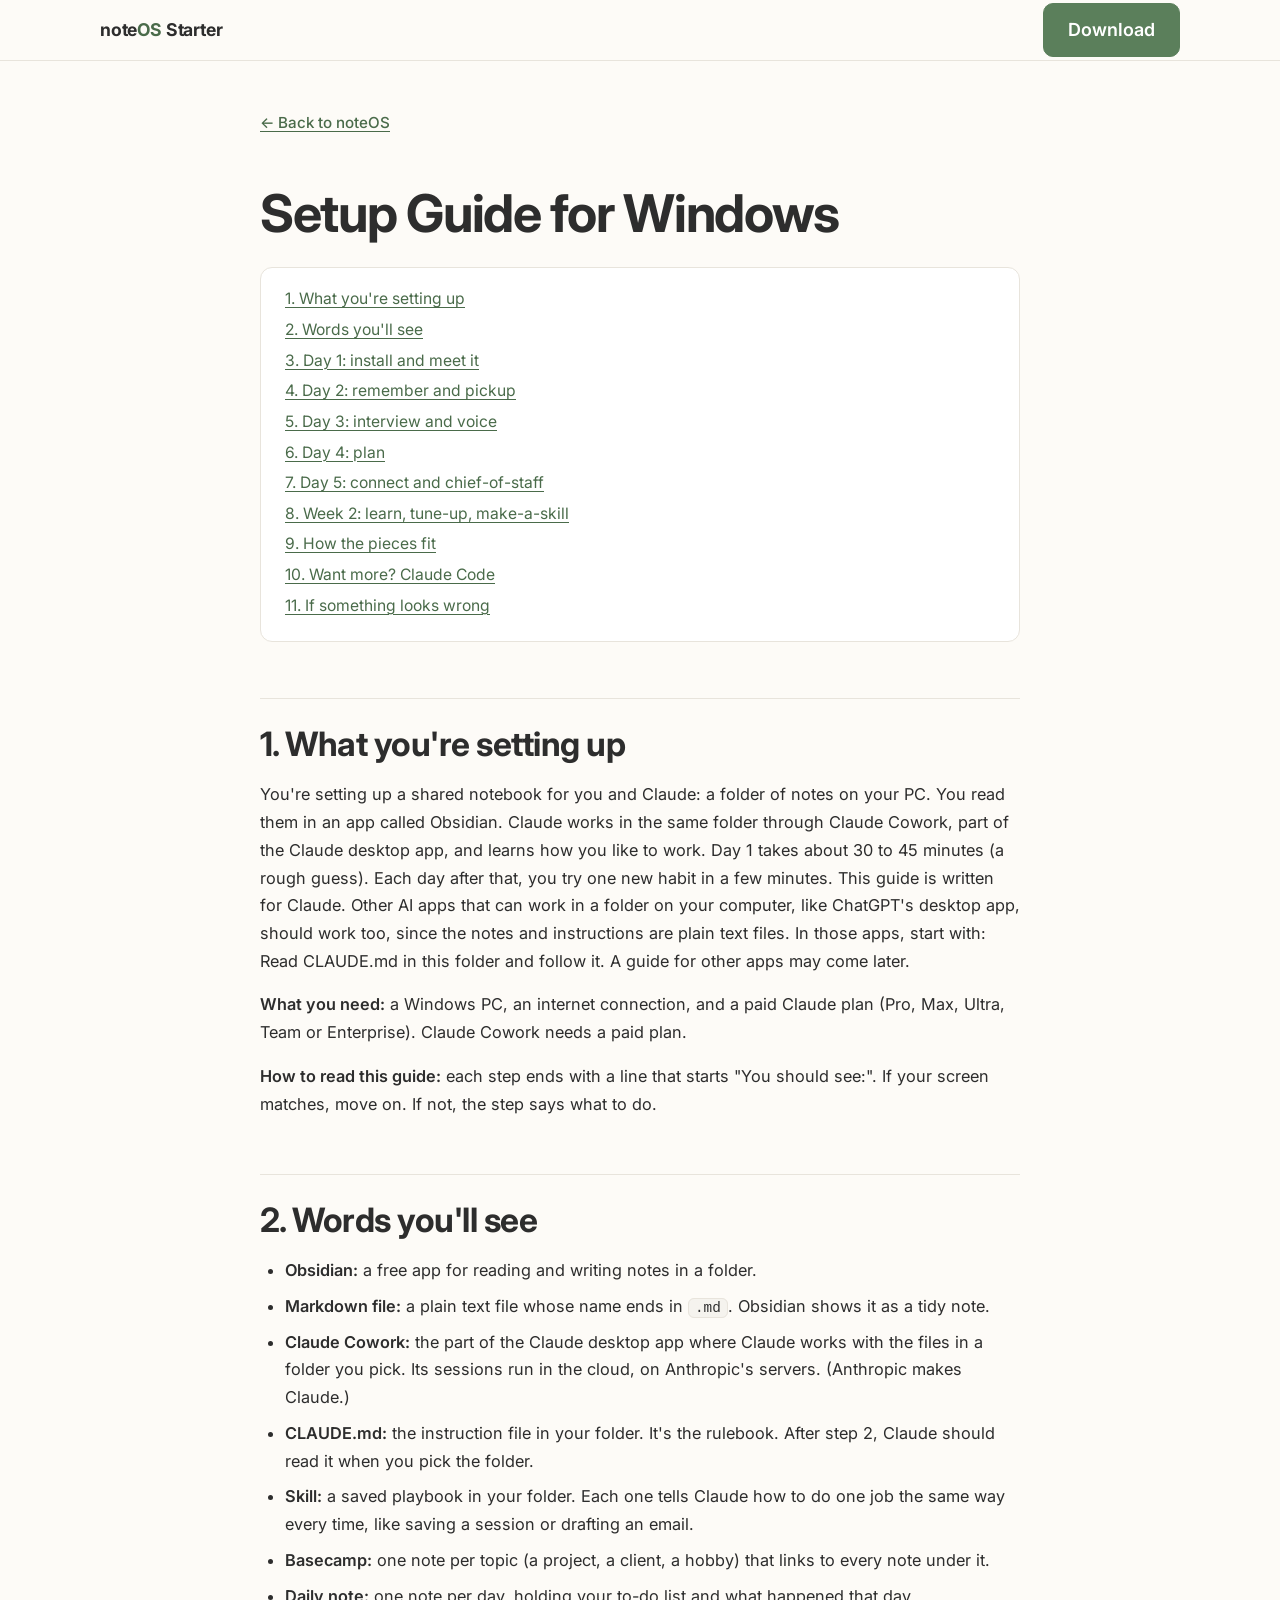
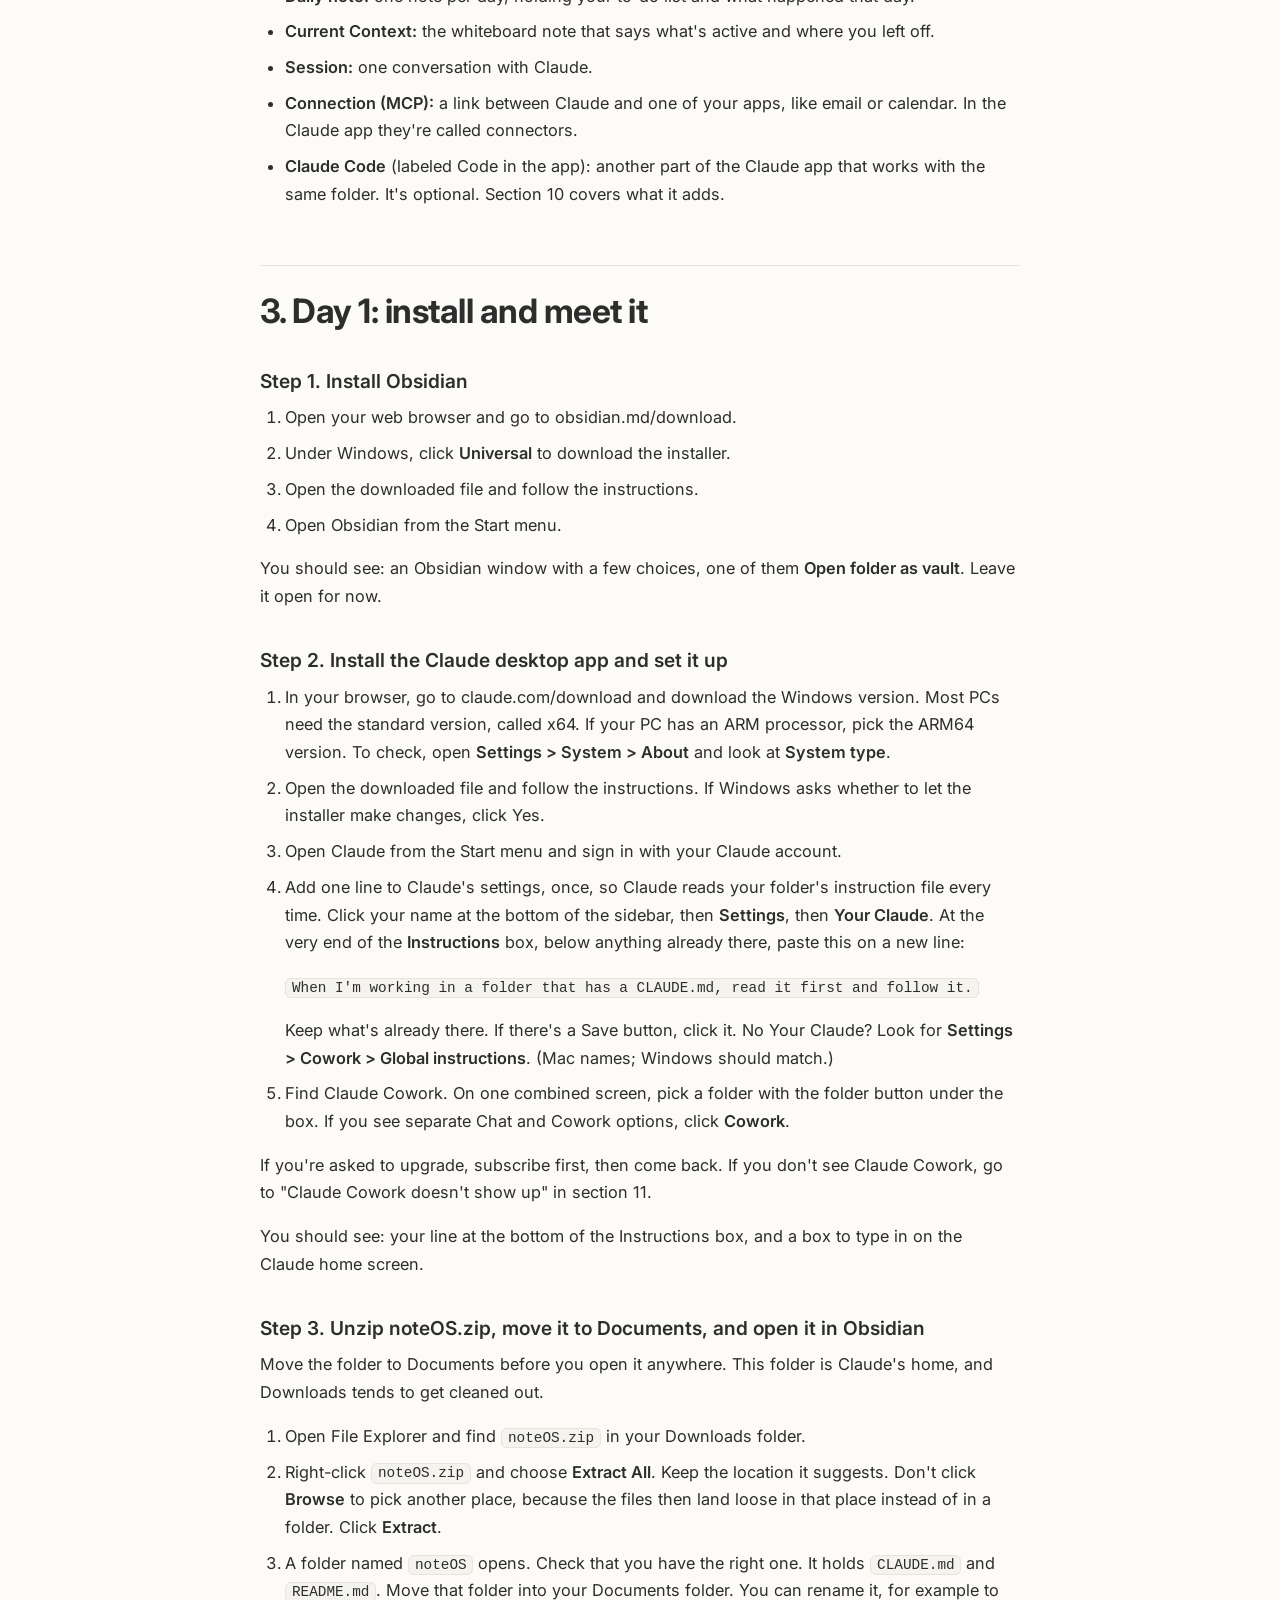
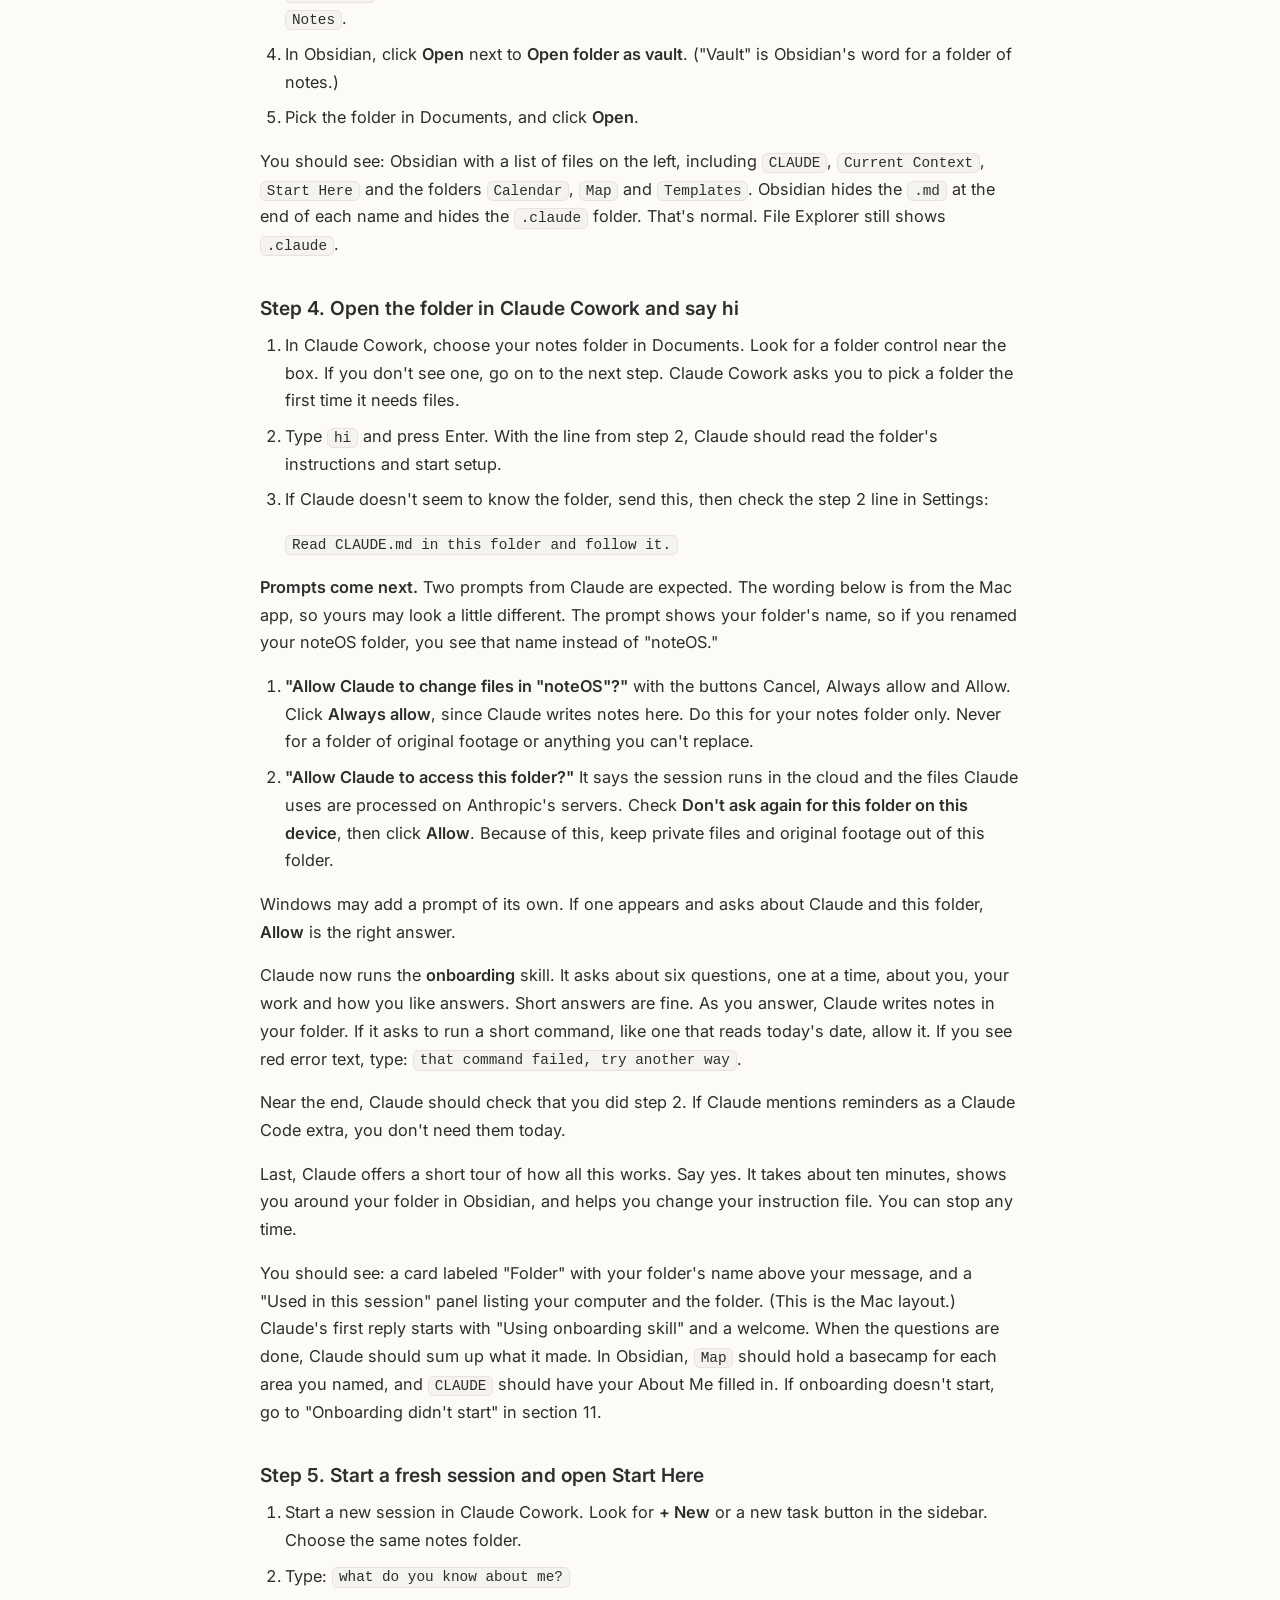
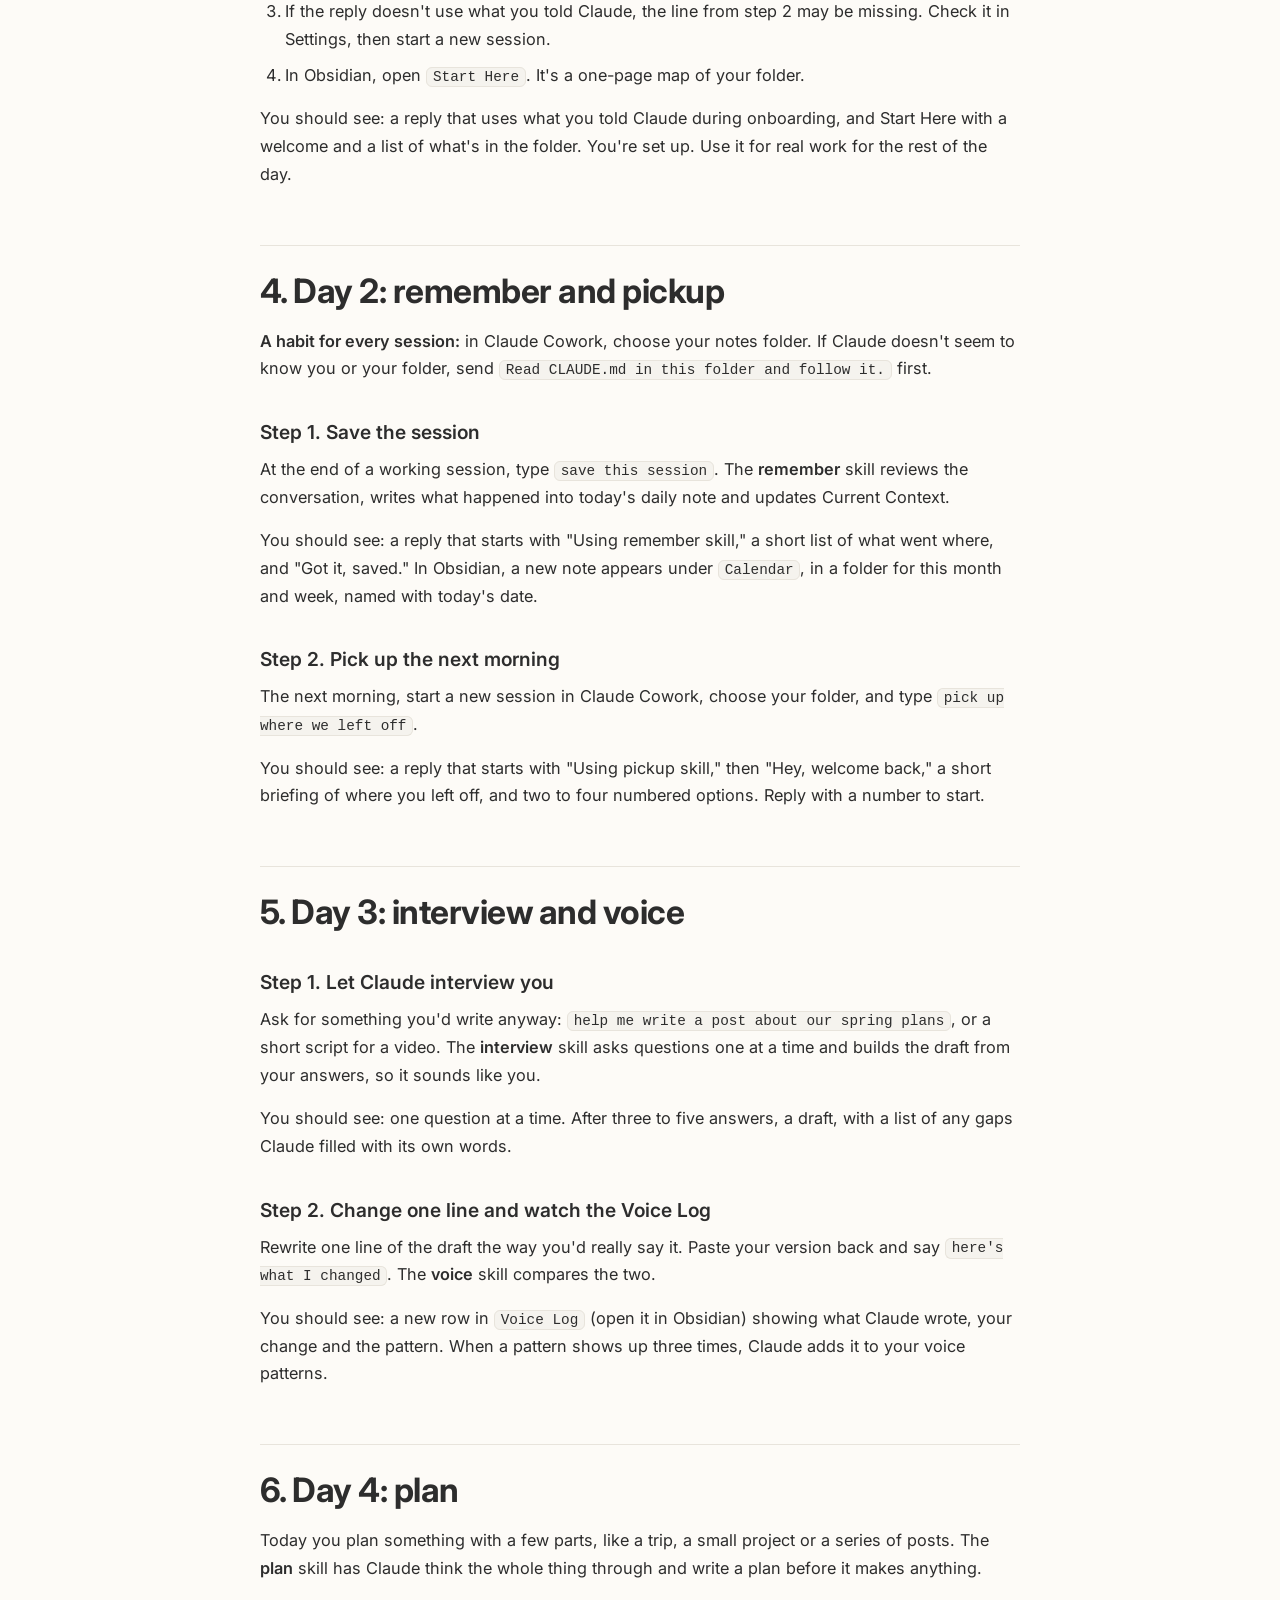
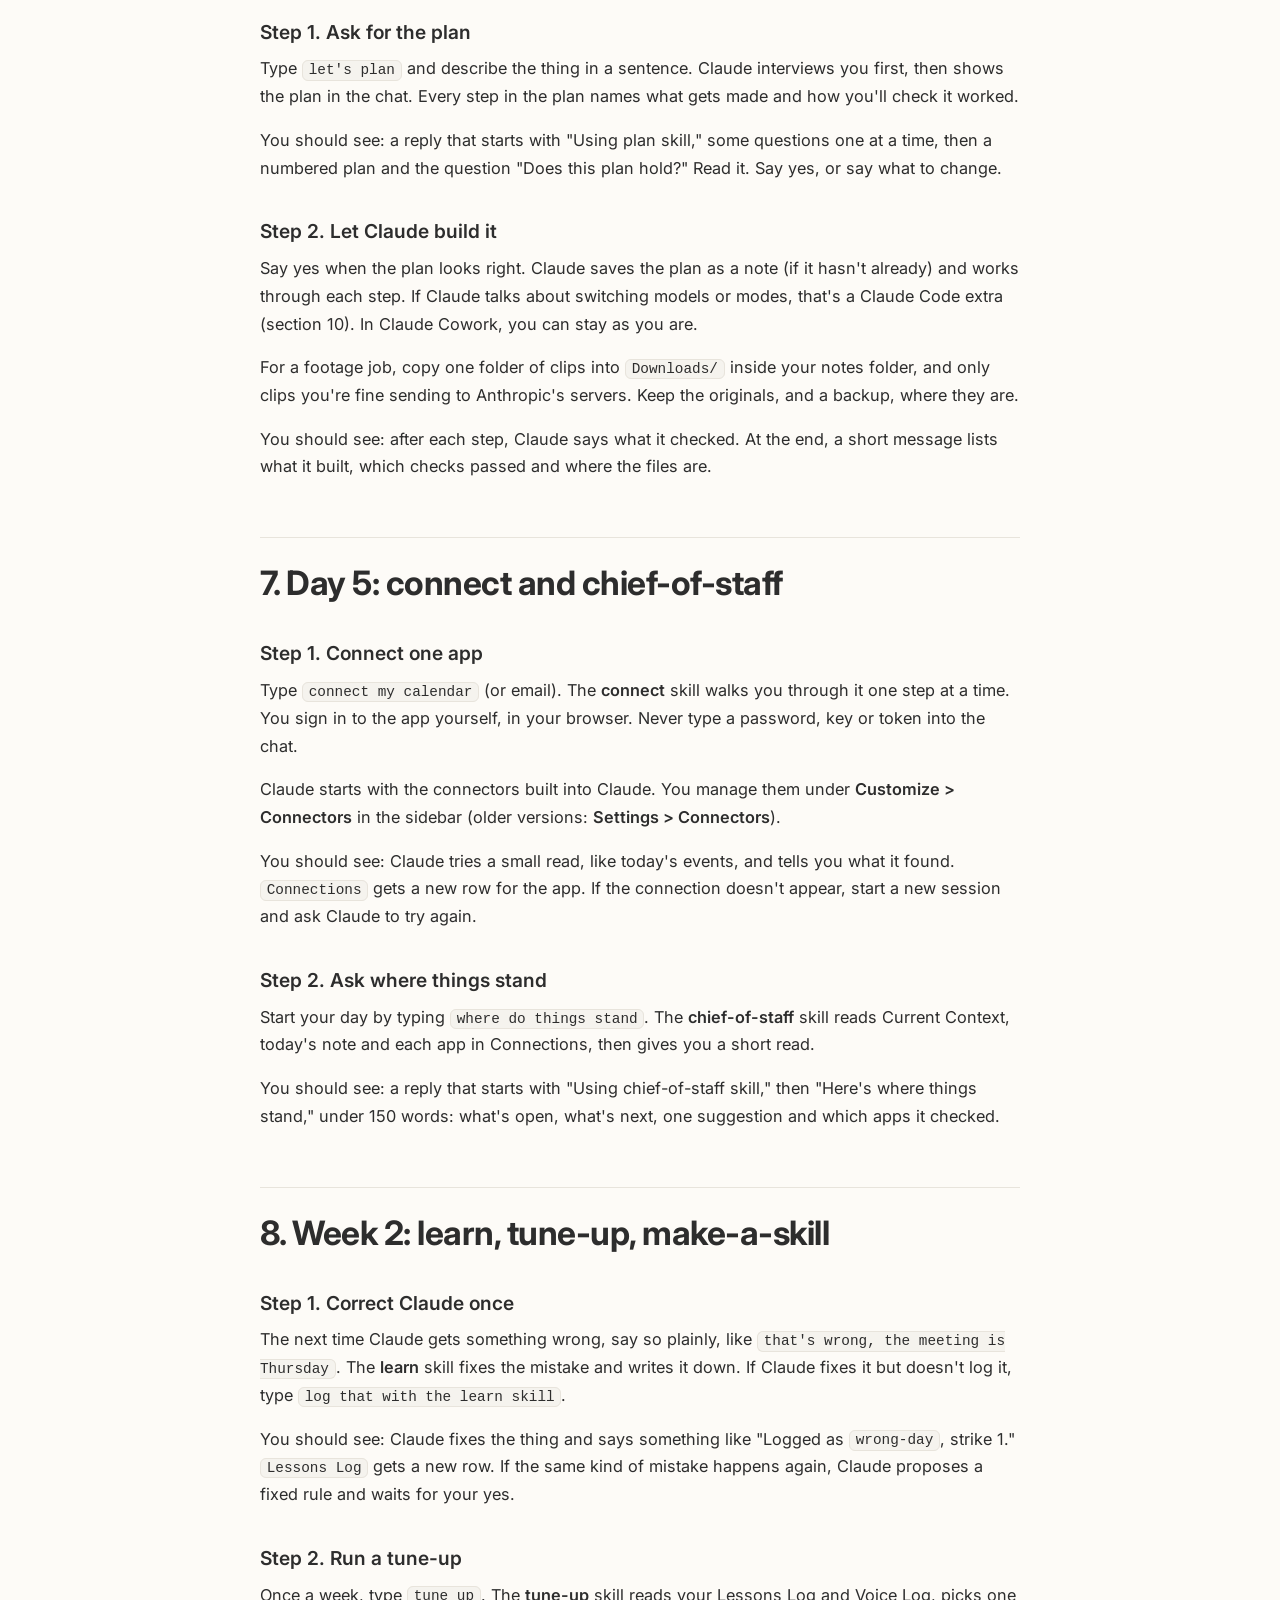
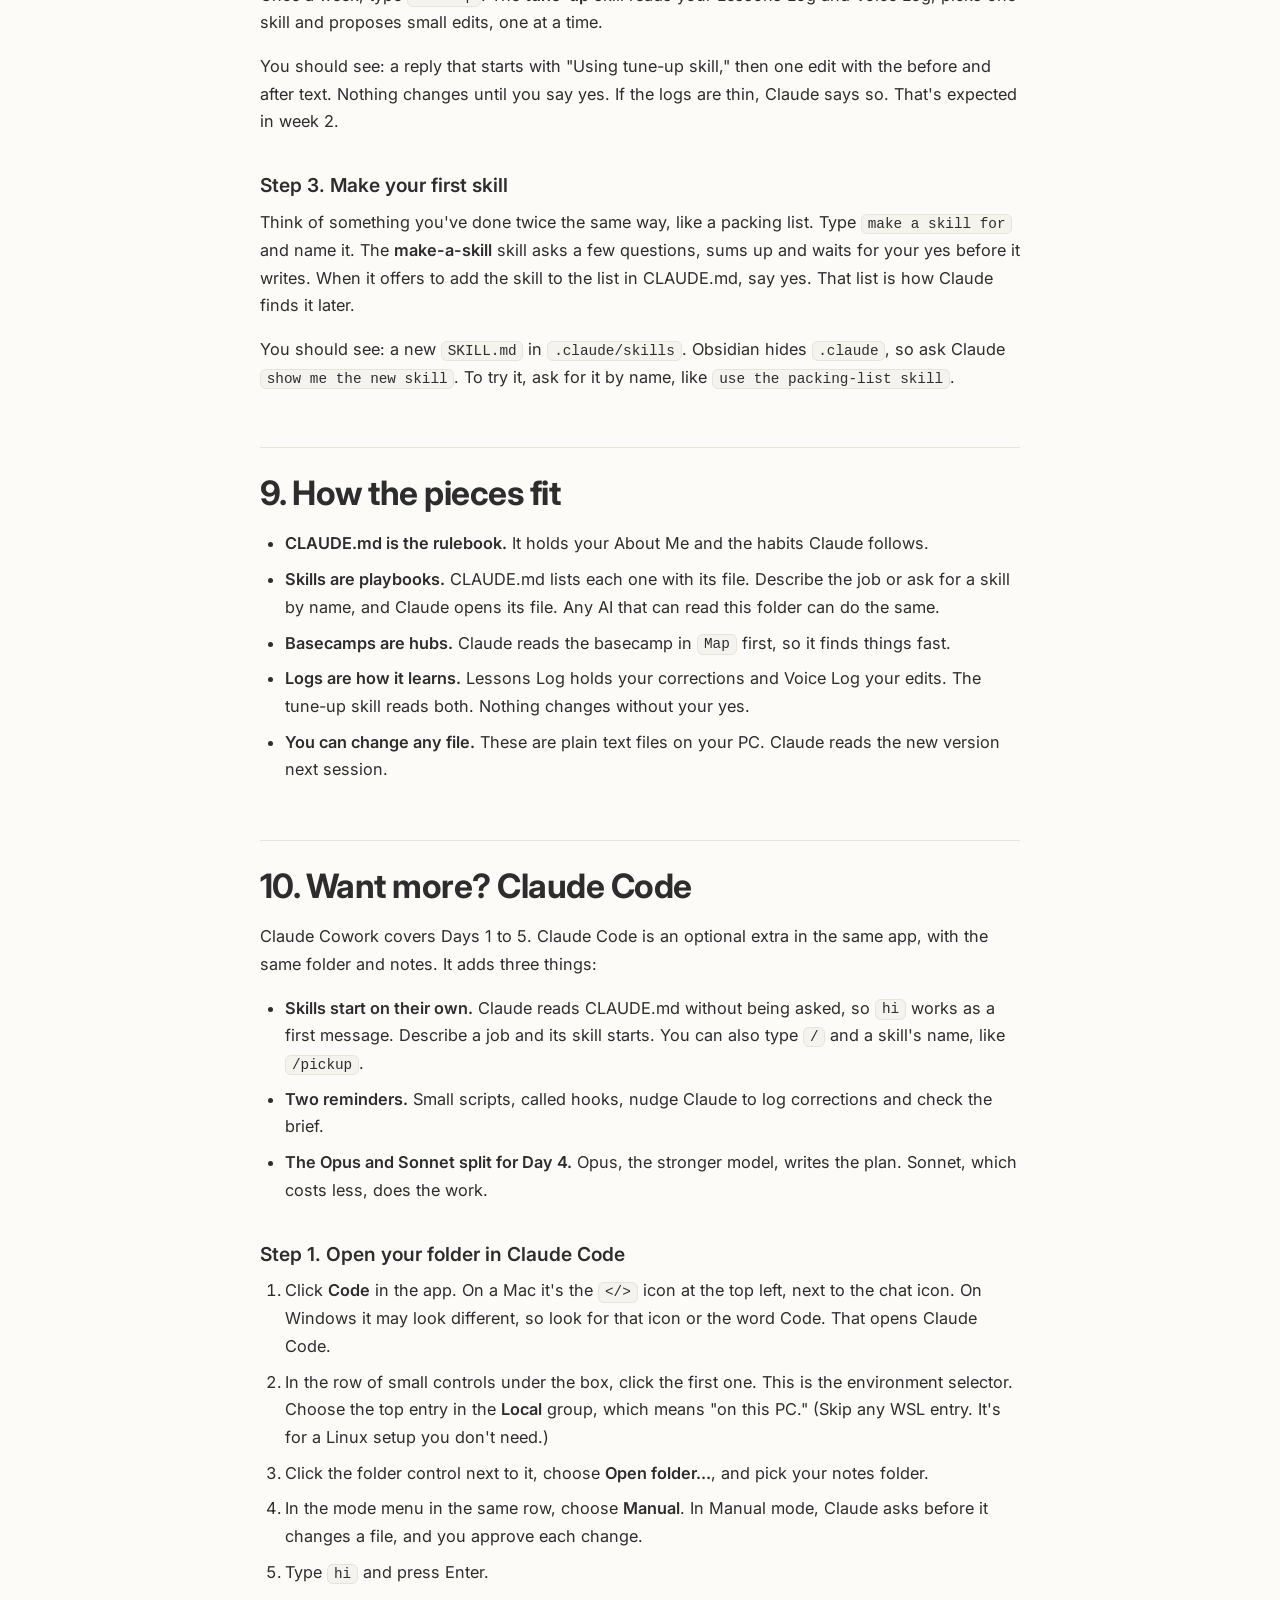
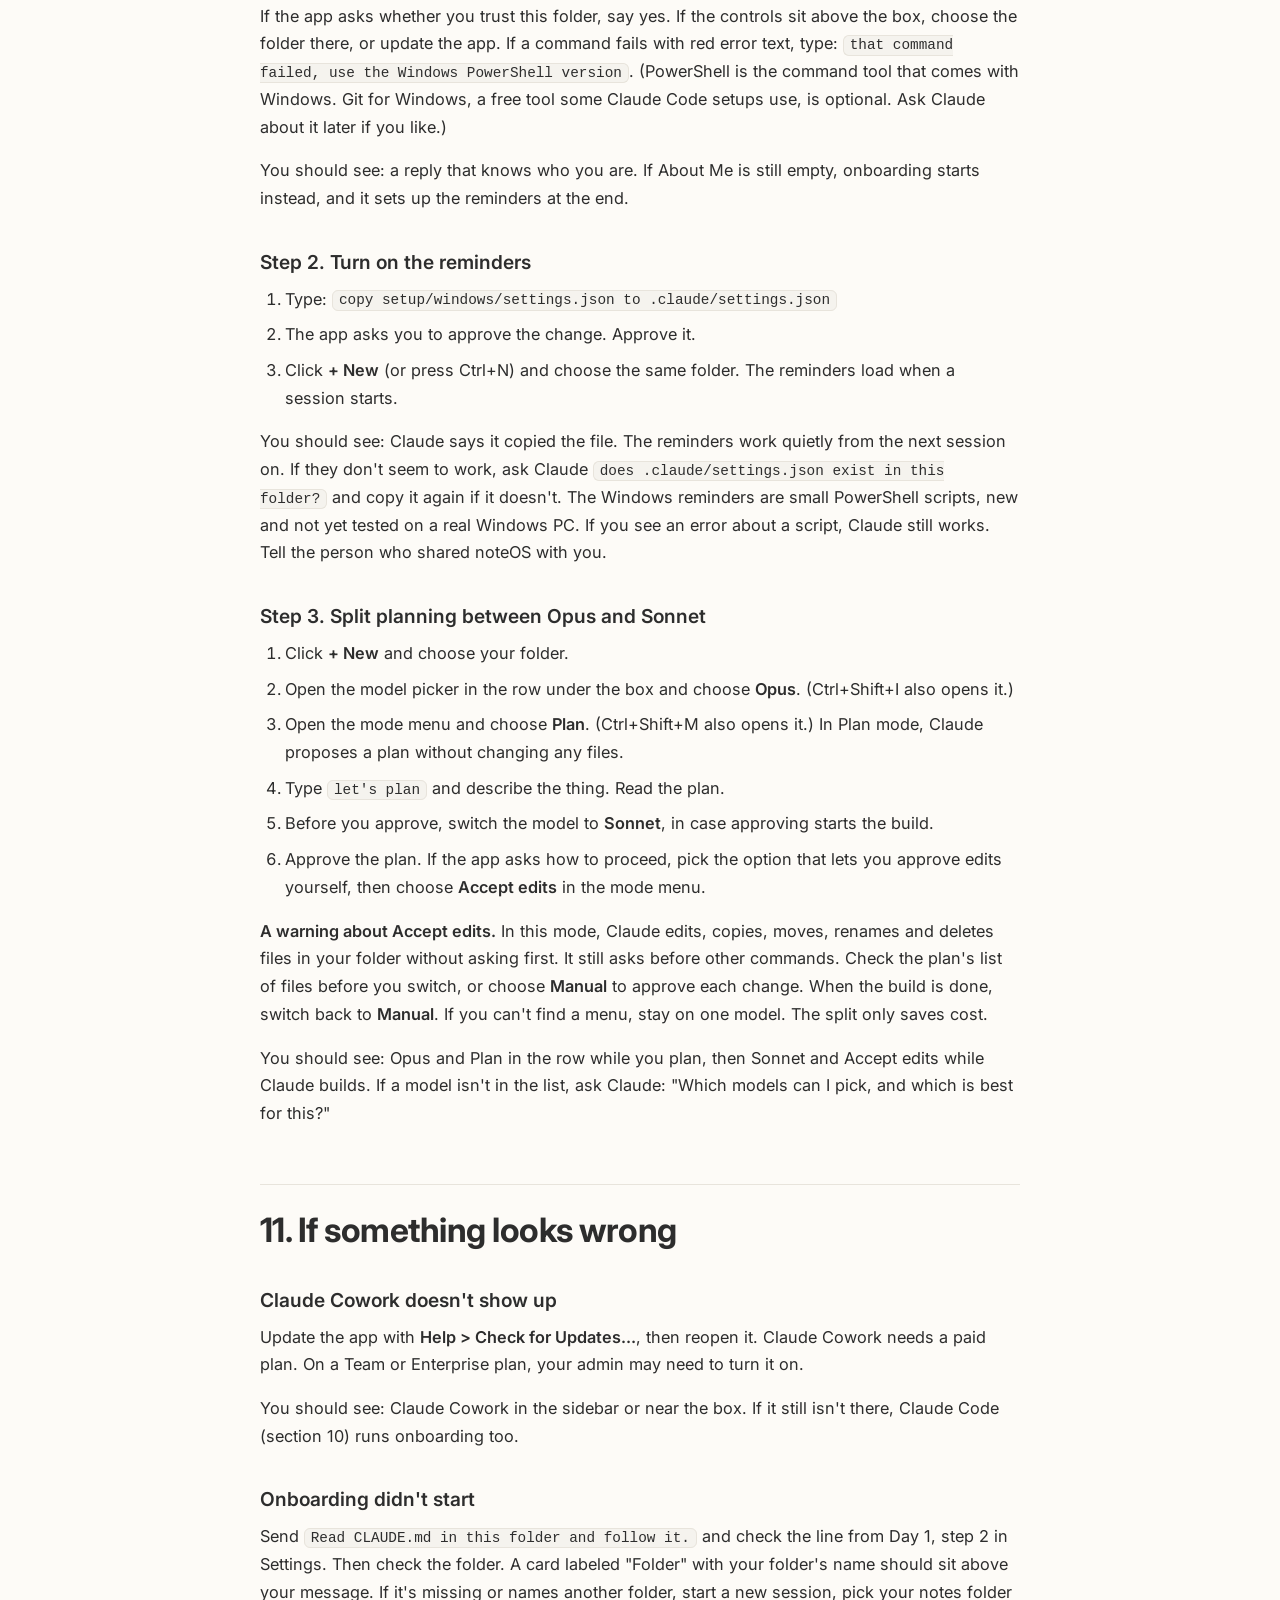
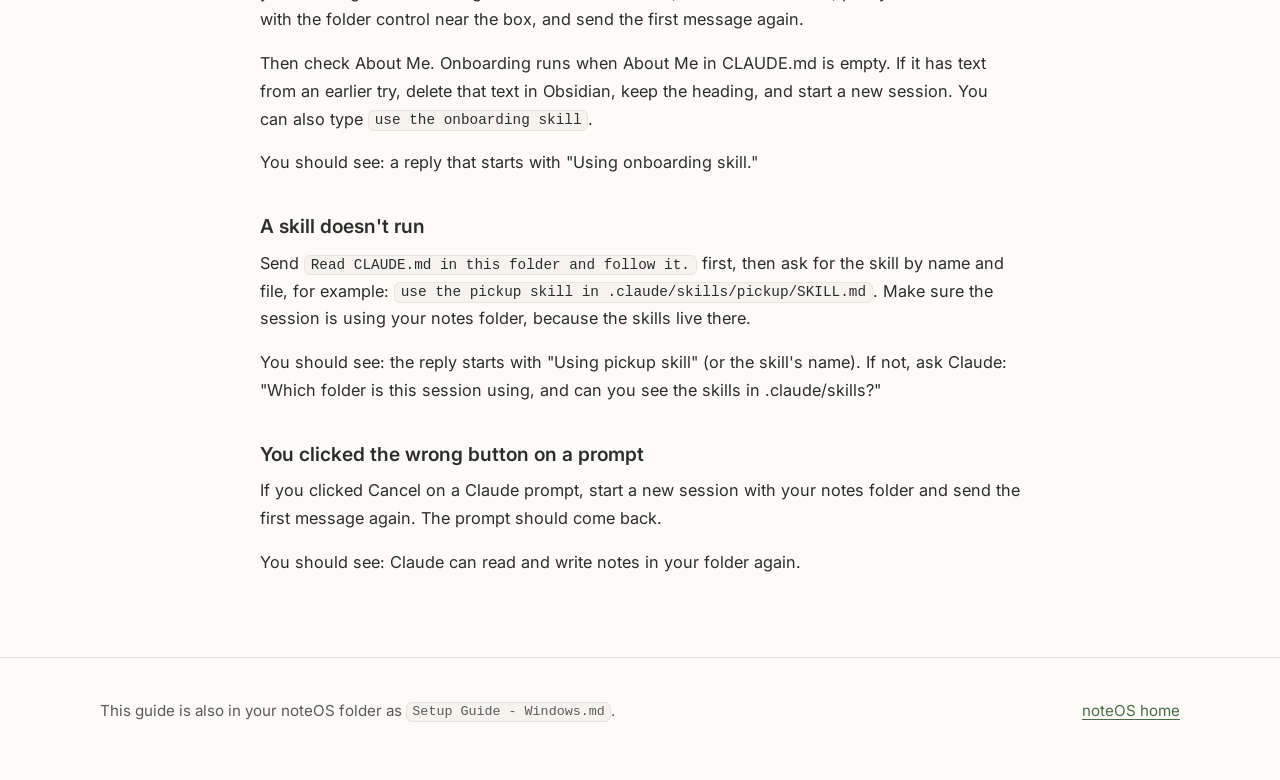
<file: setup-guide-windows.html>
<!DOCTYPE html>
<html lang="en">
<head>
  <meta charset="UTF-8">
  <meta name="viewport" content="width=device-width, initial-scale=1">
  <title>Windows Setup Guide</title>
  <meta name="description" content="Step by step setup for noteOS on a Windows PC.">
  <script>
    try { var t = localStorage.getItem('noteos-theme'); if (t === 'light' || t === 'dark') document.documentElement.setAttribute('data-theme', t); } catch (e) {}
  </script>
  <link rel="preconnect" href="https://fonts.googleapis.com">
  <link rel="preconnect" href="https://fonts.gstatic.com" crossorigin>
  <link href="https://fonts.googleapis.com/css2?family=Inter:wght@400;500;600;700&display=swap" rel="stylesheet">
  <link rel="stylesheet" href="styles.css">
</head>
<body>
  <a class="skip-link" href="#main">Skip to content</a>
  <header class="site-header">
    <div class="wrap-wide">
      <a class="brand" href="index.html">note<span>OS</span> Starter</a>
      <a class="btn btn-primary header-cta" href="noteOS.zip" download>Download</a>
    </div>
  </header>
  <main id="main" class="wrap">
    <div class="guide-top">
      <a class="back" href="index.html">← Back to noteOS</a>
    </div>
    <article class="prose">
      <h1>Setup Guide for Windows</h1>
      <nav class="toc" aria-label="In this guide">
<ul>
<li><a href="#1-what-youre-setting-up"
id="toc-1-what-youre-setting-up">1. What you're setting up</a></li>
<li><a href="#2-words-youll-see" id="toc-2-words-youll-see">2. Words
you'll see</a></li>
<li><a href="#3-day-1-install-and-meet-it"
id="toc-3-day-1-install-and-meet-it">3. Day 1: install and meet
it</a></li>
<li><a href="#4-day-2-remember-and-pickup"
id="toc-4-day-2-remember-and-pickup">4. Day 2: remember and
pickup</a></li>
<li><a href="#5-day-3-interview-and-voice"
id="toc-5-day-3-interview-and-voice">5. Day 3: interview and
voice</a></li>
<li><a href="#6-day-4-plan" id="toc-6-day-4-plan">6. Day 4:
plan</a></li>
<li><a href="#7-day-5-connect-and-chief-of-staff"
id="toc-7-day-5-connect-and-chief-of-staff">7. Day 5: connect and
chief-of-staff</a></li>
<li><a href="#8-week-2-learn-tune-up-make-a-skill"
id="toc-8-week-2-learn-tune-up-make-a-skill">8. Week 2: learn, tune-up,
make-a-skill</a></li>
<li><a href="#9-how-the-pieces-fit" id="toc-9-how-the-pieces-fit">9. How
the pieces fit</a></li>
<li><a href="#10-want-more-claude-code"
id="toc-10-want-more-claude-code">10. Want more? Claude Code</a></li>
<li><a href="#11-if-something-looks-wrong"
id="toc-11-if-something-looks-wrong">11. If something looks
wrong</a></li>
</ul>
      </nav>
<h2 id="1-what-youre-setting-up">1. What you're setting up</h2>
<p>You're setting up a shared notebook for you and Claude: a folder of
notes on your PC. You read them in an app called Obsidian. Claude works
in the same folder through Claude Cowork, part of the Claude desktop
app, and learns how you like to work. Day 1 takes about 30 to 45 minutes
(a rough guess). Each day after that, you try one new habit in a few
minutes. This guide is written for Claude. Other AI apps that can work
in a folder on your computer, like ChatGPT's desktop app, should work
too, since the notes and instructions are plain text files. In those
apps, start with: Read CLAUDE.md in this folder and follow it. A guide
for other apps may come later.</p>
<p><strong>What you need:</strong> a Windows PC, an internet connection,
and a paid Claude plan (Pro, Max, Ultra, Team or Enterprise). Claude
Cowork needs a paid plan.</p>
<p><strong>How to read this guide:</strong> each step ends with a line
that starts "You should see:". If your screen matches, move on. If not,
the step says what to do.</p>
<h2 id="2-words-youll-see">2. Words you'll see</h2>
<ul>
<li><strong>Obsidian:</strong> a free app for reading and writing notes
in a folder.</li>
<li><strong>Markdown file:</strong> a plain text file whose name ends in
<code>.md</code>. Obsidian shows it as a tidy note.</li>
<li><strong>Claude Cowork:</strong> the part of the Claude desktop app
where Claude works with the files in a folder you pick. Its sessions run
in the cloud, on Anthropic's servers. (Anthropic makes Claude.)</li>
<li><strong>CLAUDE.md:</strong> the instruction file in your folder.
It's the rulebook. After step 2, Claude should read it when you pick the
folder.</li>
<li><strong>Skill:</strong> a saved playbook in your folder. Each one
tells Claude how to do one job the same way every time, like saving a
session or drafting an email.</li>
<li><strong>Basecamp:</strong> one note per topic (a project, a client,
a hobby) that links to every note under it.</li>
<li><strong>Daily note:</strong> one note per day, holding your to-do
list and what happened that day.</li>
<li><strong>Current Context:</strong> the whiteboard note that says
what's active and where you left off.</li>
<li><strong>Session:</strong> one conversation with Claude.</li>
<li><strong>Connection (MCP):</strong> a link between Claude and one of
your apps, like email or calendar. In the Claude app they're called
connectors.</li>
<li><strong>Claude Code</strong> (labeled Code in the app): another part
of the Claude app that works with the same folder. It's optional.
Section 10 covers what it adds.</li>
</ul>
<h2 id="3-day-1-install-and-meet-it">3. Day 1: install and meet it</h2>
<h3 id="step-1-install-obsidian">Step 1. Install Obsidian</h3>
<ol type="1">
<li>Open your web browser and go to obsidian.md/download.</li>
<li>Under Windows, click <strong>Universal</strong> to download the
installer.</li>
<li>Open the downloaded file and follow the instructions.</li>
<li>Open Obsidian from the Start menu.</li>
</ol>
<p>You should see: an Obsidian window with a few choices, one of them
<strong>Open folder as vault</strong>. Leave it open for now.</p>
<h3 id="step-2-install-the-claude-desktop-app-and-set-it-up">Step 2.
Install the Claude desktop app and set it up</h3>
<ol type="1">
<li><p>In your browser, go to claude.com/download and download the
Windows version. Most PCs need the standard version, called x64. If your
PC has an ARM processor, pick the ARM64 version. To check, open
<strong>Settings &gt; System &gt; About</strong> and look at
<strong>System type</strong>.</p></li>
<li><p>Open the downloaded file and follow the instructions. If Windows
asks whether to let the installer make changes, click Yes.</p></li>
<li><p>Open Claude from the Start menu and sign in with your Claude
account.</p></li>
<li><p>Add one line to Claude's settings, once, so Claude reads your
folder's instruction file every time. Click your name at the bottom of
the sidebar, then <strong>Settings</strong>, then <strong>Your
Claude</strong>. At the very end of the <strong>Instructions</strong>
box, below anything already there, paste this on a new line:</p>
<p><code>When I'm working in a folder that has a CLAUDE.md, read it first and follow it.</code></p>
<p>Keep what's already there. If there's a Save button, click it. No
Your Claude? Look for <strong>Settings &gt; Cowork &gt; Global
instructions</strong>. (Mac names; Windows should match.)</p></li>
<li><p>Find Claude Cowork. On one combined screen, pick a folder with
the folder button under the box. If you see separate Chat and Cowork
options, click <strong>Cowork</strong>.</p></li>
</ol>
<p>If you're asked to upgrade, subscribe first, then come back. If you
don't see Claude Cowork, go to "Claude Cowork doesn't show up" in
section 11.</p>
<p>You should see: your line at the bottom of the Instructions box, and
a box to type in on the Claude home screen.</p>
<h3
id="step-3-unzip-noteoszip-move-it-to-documents-and-open-it-in-obsidian">Step
3. Unzip noteOS.zip, move it to Documents, and open it in Obsidian</h3>
<p>Move the folder to Documents before you open it anywhere. This folder
is Claude's home, and Downloads tends to get cleaned out.</p>
<ol type="1">
<li>Open File Explorer and find <code>noteOS.zip</code> in your
Downloads folder.</li>
<li>Right-click <code>noteOS.zip</code> and choose <strong>Extract
All</strong>. Keep the location it suggests. Don't click
<strong>Browse</strong> to pick another place, because the files then
land loose in that place instead of in a folder. Click
<strong>Extract</strong>.</li>
<li>A folder named <code>noteOS</code> opens. Check that you have the
right one. It holds <code>CLAUDE.md</code> and <code>README.md</code>.
Move that folder into your Documents folder. You can rename it, for
example to <code>Notes</code>.</li>
<li>In Obsidian, click <strong>Open</strong> next to <strong>Open folder
as vault</strong>. ("Vault" is Obsidian's word for a folder of
notes.)</li>
<li>Pick the folder in Documents, and click <strong>Open</strong>.</li>
</ol>
<p>You should see: Obsidian with a list of files on the left, including
<code>CLAUDE</code>, <code>Current Context</code>,
<code>Start Here</code> and the folders <code>Calendar</code>,
<code>Map</code> and <code>Templates</code>. Obsidian hides the
<code>.md</code> at the end of each name and hides the
<code>.claude</code> folder. That's normal. File Explorer still shows
<code>.claude</code>.</p>
<h3 id="step-4-open-the-folder-in-claude-cowork-and-say-hi">Step 4. Open
the folder in Claude Cowork and say hi</h3>
<ol type="1">
<li><p>In Claude Cowork, choose your notes folder in Documents. Look for
a folder control near the box. If you don't see one, go on to the next
step. Claude Cowork asks you to pick a folder the first time it needs
files.</p></li>
<li><p>Type <code>hi</code> and press Enter. With the line from step 2,
Claude should read the folder's instructions and start setup.</p></li>
<li><p>If Claude doesn't seem to know the folder, send this, then check
the step 2 line in Settings:</p>
<p><code>Read CLAUDE.md in this folder and follow it.</code></p></li>
</ol>
<p><strong>Prompts come next.</strong> Two prompts from Claude are
expected. The wording below is from the Mac app, so yours may look a
little different. The prompt shows your folder's name, so if you renamed
your noteOS folder, you see that name instead of "noteOS."</p>
<ol type="1">
<li><strong>"Allow Claude to change files in "noteOS"?"</strong> with
the buttons Cancel, Always allow and Allow. Click <strong>Always
allow</strong>, since Claude writes notes here. Do this for your notes
folder only. Never for a folder of original footage or anything you
can't replace.</li>
<li><strong>"Allow Claude to access this folder?"</strong> It says the
session runs in the cloud and the files Claude uses are processed on
Anthropic's servers. Check <strong>Don't ask again for this folder on
this device</strong>, then click <strong>Allow</strong>. Because of
this, keep private files and original footage out of this folder.</li>
</ol>
<p>Windows may add a prompt of its own. If one appears and asks about
Claude and this folder, <strong>Allow</strong> is the right answer.</p>
<p>Claude now runs the <strong>onboarding</strong> skill. It asks about
six questions, one at a time, about you, your work and how you like
answers. Short answers are fine. As you answer, Claude writes notes in
your folder. If it asks to run a short command, like one that reads
today's date, allow it. If you see red error text, type:
<code>that command failed, try another way</code>.</p>
<p>Near the end, Claude should check that you did step 2. If Claude
mentions reminders as a Claude Code extra, you don't need them
today.</p>
<p>Last, Claude offers a short tour of how all this works. Say yes. It
takes about ten minutes, shows you around your folder in Obsidian, and
helps you change your instruction file. You can stop any time.</p>
<p>You should see: a card labeled "Folder" with your folder's name above
your message, and a "Used in this session" panel listing your computer
and the folder. (This is the Mac layout.) Claude's first reply starts
with "Using onboarding skill" and a welcome. When the questions are
done, Claude should sum up what it made. In Obsidian, <code>Map</code>
should hold a basecamp for each area you named, and <code>CLAUDE</code>
should have your About Me filled in. If onboarding doesn't start, go to
"Onboarding didn't start" in section 11.</p>
<h3 id="step-5-start-a-fresh-session-and-open-start-here">Step 5. Start
a fresh session and open Start Here</h3>
<ol type="1">
<li>Start a new session in Claude Cowork. Look for <strong>+
New</strong> or a new task button in the sidebar. Choose the same notes
folder.</li>
<li>Type: <code>what do you know about me?</code></li>
<li>If the reply doesn't use what you told Claude, the line from step 2
may be missing. Check it in Settings, then start a new session.</li>
<li>In Obsidian, open <code>Start Here</code>. It's a one-page map of
your folder.</li>
</ol>
<p>You should see: a reply that uses what you told Claude during
onboarding, and Start Here with a welcome and a list of what's in the
folder. You're set up. Use it for real work for the rest of the day.</p>
<h2 id="4-day-2-remember-and-pickup">4. Day 2: remember and pickup</h2>
<p><strong>A habit for every session:</strong> in Claude Cowork, choose
your notes folder. If Claude doesn't seem to know you or your folder,
send <code>Read CLAUDE.md in this folder and follow it.</code>
first.</p>
<h3 id="step-1-save-the-session">Step 1. Save the session</h3>
<p>At the end of a working session, type <code>save this session</code>.
The <strong>remember</strong> skill reviews the conversation, writes
what happened into today's daily note and updates Current Context.</p>
<p>You should see: a reply that starts with "Using remember skill," a
short list of what went where, and "Got it, saved." In Obsidian, a new
note appears under <code>Calendar</code>, in a folder for this month and
week, named with today's date.</p>
<h3 id="step-2-pick-up-the-next-morning">Step 2. Pick up the next
morning</h3>
<p>The next morning, start a new session in Claude Cowork, choose your
folder, and type <code>pick up where we left off</code>.</p>
<p>You should see: a reply that starts with "Using pickup skill," then
"Hey, welcome back," a short briefing of where you left off, and two to
four numbered options. Reply with a number to start.</p>
<h2 id="5-day-3-interview-and-voice">5. Day 3: interview and voice</h2>
<h3 id="step-1-let-claude-interview-you">Step 1. Let Claude interview
you</h3>
<p>Ask for something you'd write anyway:
<code>help me write a post about our spring plans</code>, or a short
script for a video. The <strong>interview</strong> skill asks questions
one at a time and builds the draft from your answers, so it sounds like
you.</p>
<p>You should see: one question at a time. After three to five answers,
a draft, with a list of any gaps Claude filled with its own words.</p>
<h3 id="step-2-change-one-line-and-watch-the-voice-log">Step 2. Change
one line and watch the Voice Log</h3>
<p>Rewrite one line of the draft the way you'd really say it. Paste your
version back and say <code>here's what I changed</code>. The
<strong>voice</strong> skill compares the two.</p>
<p>You should see: a new row in <code>Voice Log</code> (open it in
Obsidian) showing what Claude wrote, your change and the pattern. When a
pattern shows up three times, Claude adds it to your voice patterns.</p>
<h2 id="6-day-4-plan">6. Day 4: plan</h2>
<p>Today you plan something with a few parts, like a trip, a small
project or a series of posts. The <strong>plan</strong> skill has Claude
think the whole thing through and write a plan before it makes
anything.</p>
<h3 id="step-1-ask-for-the-plan">Step 1. Ask for the plan</h3>
<p>Type <code>let's plan</code> and describe the thing in a sentence.
Claude interviews you first, then shows the plan in the chat. Every step
in the plan names what gets made and how you'll check it worked.</p>
<p>You should see: a reply that starts with "Using plan skill," some
questions one at a time, then a numbered plan and the question "Does
this plan hold?" Read it. Say yes, or say what to change.</p>
<h3 id="step-2-let-claude-build-it">Step 2. Let Claude build it</h3>
<p>Say yes when the plan looks right. Claude saves the plan as a note
(if it hasn't already) and works through each step. If Claude talks
about switching models or modes, that's a Claude Code extra (section
10). In Claude Cowork, you can stay as you are.</p>
<p>For a footage job, copy one folder of clips into
<code>Downloads/</code> inside your notes folder, and only clips you're
fine sending to Anthropic's servers. Keep the originals, and a backup,
where they are.</p>
<p>You should see: after each step, Claude says what it checked. At the
end, a short message lists what it built, which checks passed and where
the files are.</p>
<h2 id="7-day-5-connect-and-chief-of-staff">7. Day 5: connect and
chief-of-staff</h2>
<h3 id="step-1-connect-one-app">Step 1. Connect one app</h3>
<p>Type <code>connect my calendar</code> (or email). The
<strong>connect</strong> skill walks you through it one step at a time.
You sign in to the app yourself, in your browser. Never type a password,
key or token into the chat.</p>
<p>Claude starts with the connectors built into Claude. You manage them
under <strong>Customize &gt; Connectors</strong> in the sidebar (older
versions: <strong>Settings &gt; Connectors</strong>).</p>
<p>You should see: Claude tries a small read, like today's events, and
tells you what it found. <code>Connections</code> gets a new row for the
app. If the connection doesn't appear, start a new session and ask
Claude to try again.</p>
<h3 id="step-2-ask-where-things-stand">Step 2. Ask where things
stand</h3>
<p>Start your day by typing <code>where do things stand</code>. The
<strong>chief-of-staff</strong> skill reads Current Context, today's
note and each app in Connections, then gives you a short read.</p>
<p>You should see: a reply that starts with "Using chief-of-staff
skill," then "Here's where things stand," under 150 words: what's open,
what's next, one suggestion and which apps it checked.</p>
<h2 id="8-week-2-learn-tune-up-make-a-skill">8. Week 2: learn, tune-up,
make-a-skill</h2>
<h3 id="step-1-correct-claude-once">Step 1. Correct Claude once</h3>
<p>The next time Claude gets something wrong, say so plainly, like
<code>that's wrong, the meeting is Thursday</code>. The
<strong>learn</strong> skill fixes the mistake and writes it down. If
Claude fixes it but doesn't log it, type
<code>log that with the learn skill</code>.</p>
<p>You should see: Claude fixes the thing and says something like
"Logged as <code>wrong-day</code>, strike 1." <code>Lessons Log</code>
gets a new row. If the same kind of mistake happens again, Claude
proposes a fixed rule and waits for your yes.</p>
<h3 id="step-2-run-a-tune-up">Step 2. Run a tune-up</h3>
<p>Once a week, type <code>tune up</code>. The <strong>tune-up</strong>
skill reads your Lessons Log and Voice Log, picks one skill and proposes
small edits, one at a time.</p>
<p>You should see: a reply that starts with "Using tune-up skill," then
one edit with the before and after text. Nothing changes until you say
yes. If the logs are thin, Claude says so. That's expected in week
2.</p>
<h3 id="step-3-make-your-first-skill">Step 3. Make your first skill</h3>
<p>Think of something you've done twice the same way, like a packing
list. Type <code>make a skill for</code> and name it. The
<strong>make-a-skill</strong> skill asks a few questions, sums up and
waits for your yes before it writes. When it offers to add the skill to
the list in CLAUDE.md, say yes. That list is how Claude finds it
later.</p>
<p>You should see: a new <code>SKILL.md</code> in
<code>.claude/skills</code>. Obsidian hides <code>.claude</code>, so ask
Claude <code>show me the new skill</code>. To try it, ask for it by
name, like <code>use the packing-list skill</code>.</p>
<h2 id="9-how-the-pieces-fit">9. How the pieces fit</h2>
<ul>
<li><strong>CLAUDE.md is the rulebook.</strong> It holds your About Me
and the habits Claude follows.</li>
<li><strong>Skills are playbooks.</strong> CLAUDE.md lists each one with
its file. Describe the job or ask for a skill by name, and Claude opens
its file. Any AI that can read this folder can do the same.</li>
<li><strong>Basecamps are hubs.</strong> Claude reads the basecamp in
<code>Map</code> first, so it finds things fast.</li>
<li><strong>Logs are how it learns.</strong> Lessons Log holds your
corrections and Voice Log your edits. The tune-up skill reads both.
Nothing changes without your yes.</li>
<li><strong>You can change any file.</strong> These are plain text files
on your PC. Claude reads the new version next session.</li>
</ul>
<h2 id="10-want-more-claude-code">10. Want more? Claude Code</h2>
<p>Claude Cowork covers Days 1 to 5. Claude Code is an optional extra in
the same app, with the same folder and notes. It adds three things:</p>
<ul>
<li><strong>Skills start on their own.</strong> Claude reads CLAUDE.md
without being asked, so <code>hi</code> works as a first message.
Describe a job and its skill starts. You can also type <code>/</code>
and a skill's name, like <code>/pickup</code>.</li>
<li><strong>Two reminders.</strong> Small scripts, called hooks, nudge
Claude to log corrections and check the brief.</li>
<li><strong>The Opus and Sonnet split for Day 4.</strong> Opus, the
stronger model, writes the plan. Sonnet, which costs less, does the
work.</li>
</ul>
<h3 id="step-1-open-your-folder-in-claude-code">Step 1. Open your folder
in Claude Code</h3>
<ol type="1">
<li>Click <strong>Code</strong> in the app. On a Mac it's the
<code>&lt;/&gt;</code> icon at the top left, next to the chat icon. On
Windows it may look different, so look for that icon or the word Code.
That opens Claude Code.</li>
<li>In the row of small controls under the box, click the first one.
This is the environment selector. Choose the top entry in the
<strong>Local</strong> group, which means "on this PC." (Skip any WSL
entry. It's for a Linux setup you don't need.)</li>
<li>Click the folder control next to it, choose <strong>Open
folder…</strong>, and pick your notes folder.</li>
<li>In the mode menu in the same row, choose <strong>Manual</strong>. In
Manual mode, Claude asks before it changes a file, and you approve each
change.</li>
<li>Type <code>hi</code> and press Enter.</li>
</ol>
<p>If the app asks whether you trust this folder, say yes. If the
controls sit above the box, choose the folder there, or update the app.
If a command fails with red error text, type:
<code>that command failed, use the Windows PowerShell version</code>.
(PowerShell is the command tool that comes with Windows. Git for
Windows, a free tool some Claude Code setups use, is optional. Ask
Claude about it later if you like.)</p>
<p>You should see: a reply that knows who you are. If About Me is still
empty, onboarding starts instead, and it sets up the reminders at the
end.</p>
<h3 id="step-2-turn-on-the-reminders">Step 2. Turn on the reminders</h3>
<ol type="1">
<li>Type:
<code>copy setup/windows/settings.json to .claude/settings.json</code></li>
<li>The app asks you to approve the change. Approve it.</li>
<li>Click <strong>+ New</strong> (or press Ctrl+N) and choose the same
folder. The reminders load when a session starts.</li>
</ol>
<p>You should see: Claude says it copied the file. The reminders work
quietly from the next session on. If they don't seem to work, ask Claude
<code>does .claude/settings.json exist in this folder?</code> and copy
it again if it doesn't. The Windows reminders are small PowerShell
scripts, new and not yet tested on a real Windows PC. If you see an
error about a script, Claude still works. Tell the person who shared
noteOS with you.</p>
<h3 id="step-3-split-planning-between-opus-and-sonnet">Step 3. Split
planning between Opus and Sonnet</h3>
<ol type="1">
<li>Click <strong>+ New</strong> and choose your folder.</li>
<li>Open the model picker in the row under the box and choose
<strong>Opus</strong>. (Ctrl+Shift+I also opens it.)</li>
<li>Open the mode menu and choose <strong>Plan</strong>. (Ctrl+Shift+M
also opens it.) In Plan mode, Claude proposes a plan without changing
any files.</li>
<li>Type <code>let's plan</code> and describe the thing. Read the
plan.</li>
<li>Before you approve, switch the model to <strong>Sonnet</strong>, in
case approving starts the build.</li>
<li>Approve the plan. If the app asks how to proceed, pick the option
that lets you approve edits yourself, then choose <strong>Accept
edits</strong> in the mode menu.</li>
</ol>
<p><strong>A warning about Accept edits.</strong> In this mode, Claude
edits, copies, moves, renames and deletes files in your folder without
asking first. It still asks before other commands. Check the plan's list
of files before you switch, or choose <strong>Manual</strong> to approve
each change. When the build is done, switch back to
<strong>Manual</strong>. If you can't find a menu, stay on one model.
The split only saves cost.</p>
<p>You should see: Opus and Plan in the row while you plan, then Sonnet
and Accept edits while Claude builds. If a model isn't in the list, ask
Claude: "Which models can I pick, and which is best for this?"</p>
<h2 id="11-if-something-looks-wrong">11. If something looks wrong</h2>
<h3 id="claude-cowork-doesnt-show-up">Claude Cowork doesn't show up</h3>
<p>Update the app with <strong>Help &gt; Check for Updates…</strong>,
then reopen it. Claude Cowork needs a paid plan. On a Team or Enterprise
plan, your admin may need to turn it on.</p>
<p>You should see: Claude Cowork in the sidebar or near the box. If it
still isn't there, Claude Code (section 10) runs onboarding too.</p>
<h3 id="onboarding-didnt-start">Onboarding didn't start</h3>
<p>Send <code>Read CLAUDE.md in this folder and follow it.</code> and
check the line from Day 1, step 2 in Settings. Then check the folder. A
card labeled "Folder" with your folder's name should sit above your
message. If it's missing or names another folder, start a new session,
pick your notes folder with the folder control near the box, and send
the first message again.</p>
<p>Then check About Me. Onboarding runs when About Me in CLAUDE.md is
empty. If it has text from an earlier try, delete that text in Obsidian,
keep the heading, and start a new session. You can also type
<code>use the onboarding skill</code>.</p>
<p>You should see: a reply that starts with "Using onboarding
skill."</p>
<h3 id="a-skill-doesnt-run">A skill doesn't run</h3>
<p>Send <code>Read CLAUDE.md in this folder and follow it.</code> first,
then ask for the skill by name and file, for example:
<code>use the pickup skill in .claude/skills/pickup/SKILL.md</code>.
Make sure the session is using your notes folder, because the skills
live there.</p>
<p>You should see: the reply starts with "Using pickup skill" (or the
skill's name). If not, ask Claude: "Which folder is this session using,
and can you see the skills in .claude/skills?"</p>
<h3 id="you-clicked-the-wrong-button-on-a-prompt">You clicked the wrong
button on a prompt</h3>
<p>If you clicked Cancel on a Claude prompt, start a new session with
your notes folder and send the first message again. The prompt should
come back.</p>
<p>You should see: Claude can read and write notes in your folder
again.</p>
    </article>
  </main>
  <footer class="site-footer">
    <div class="wrap-wide">
      <p>This guide is also in your noteOS folder as <code>Setup Guide - Windows.md</code>.</p>
      <p><a href="index.html">noteOS home</a></p>
    </div>
  </footer>
</body>
</html>
</file>
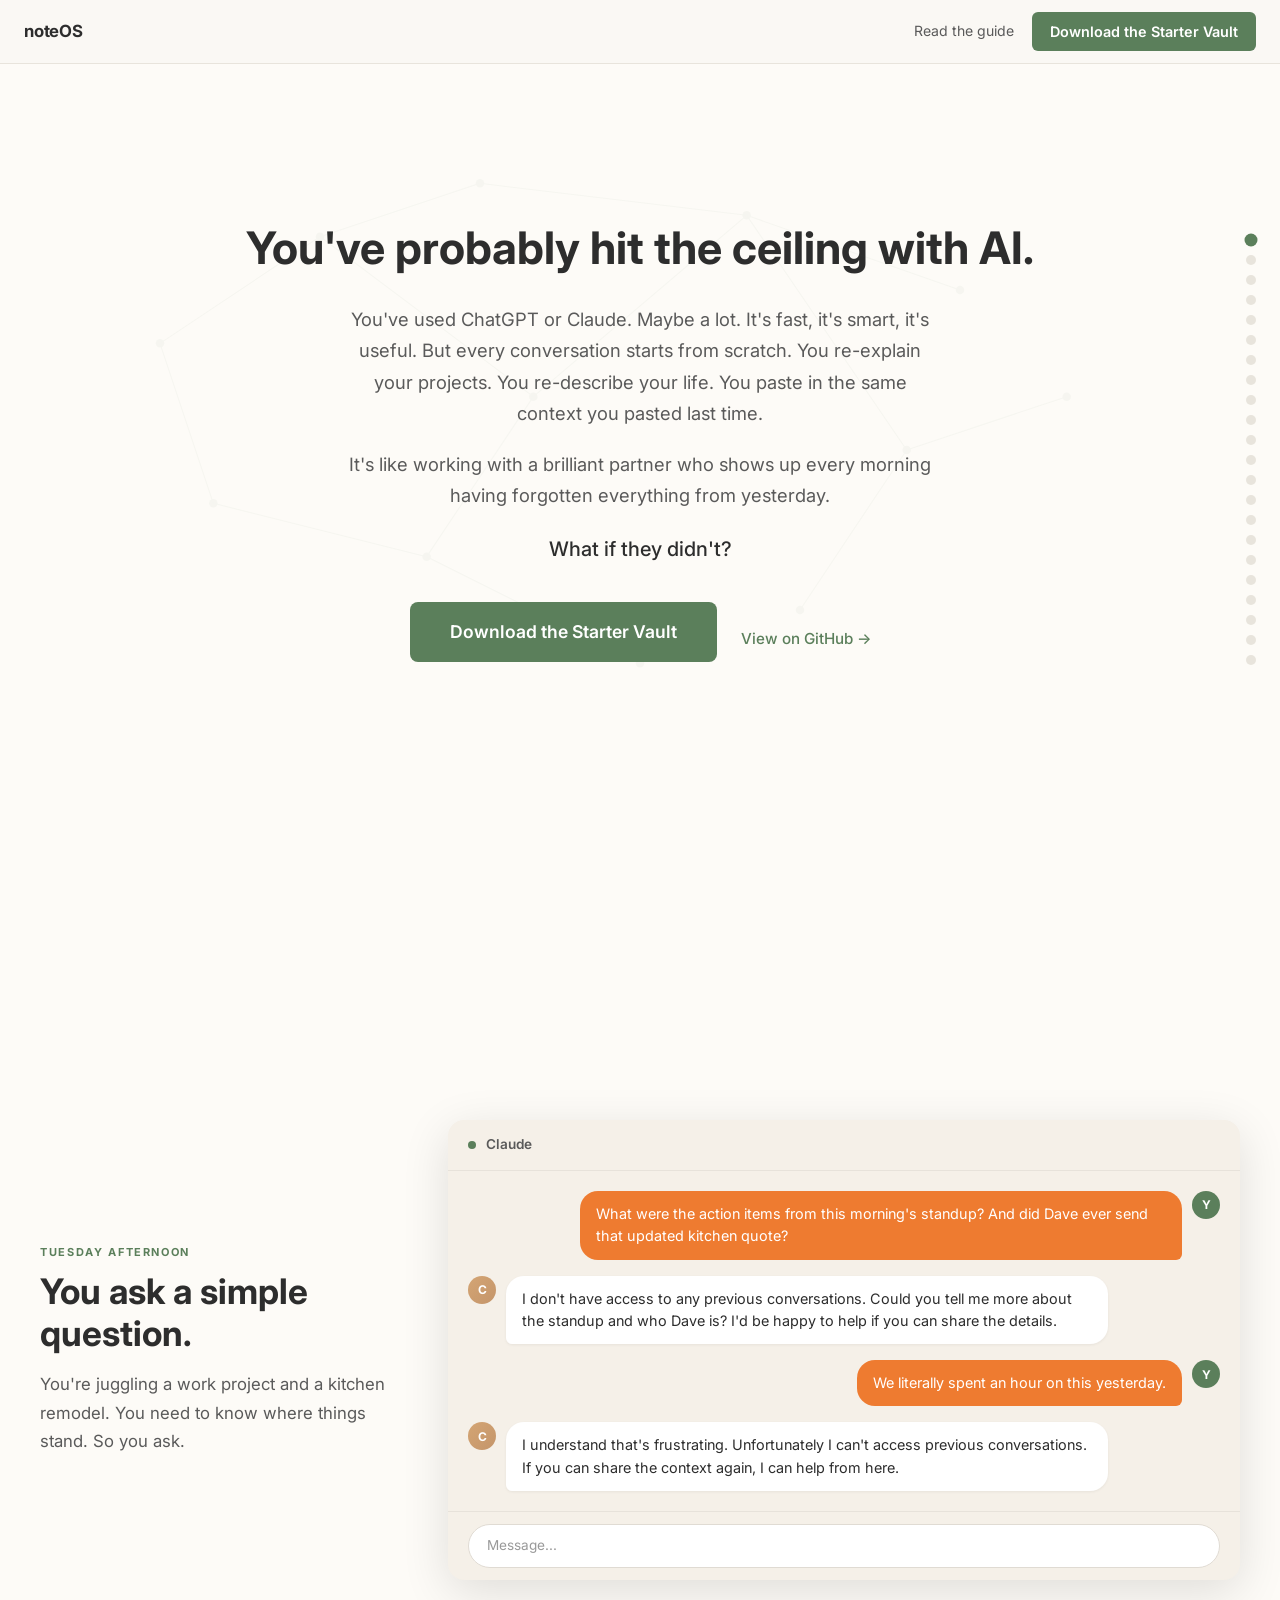
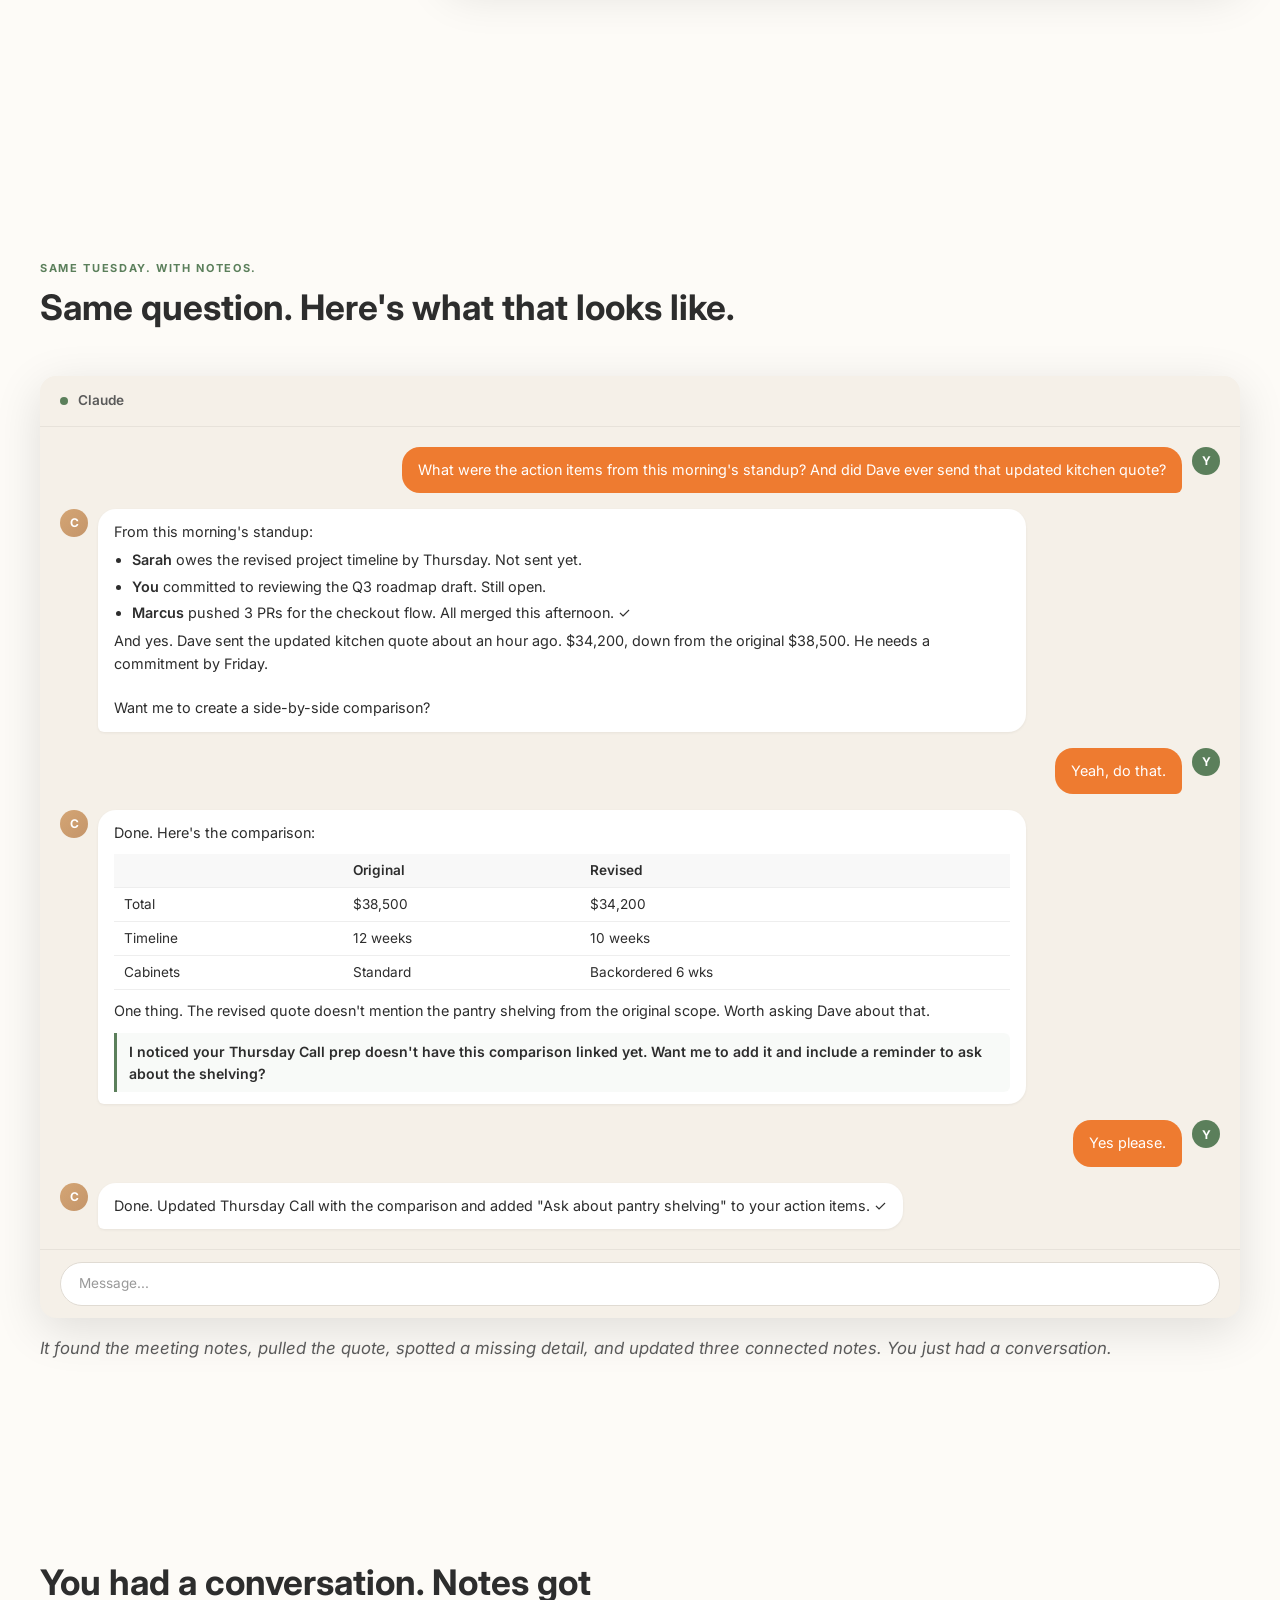
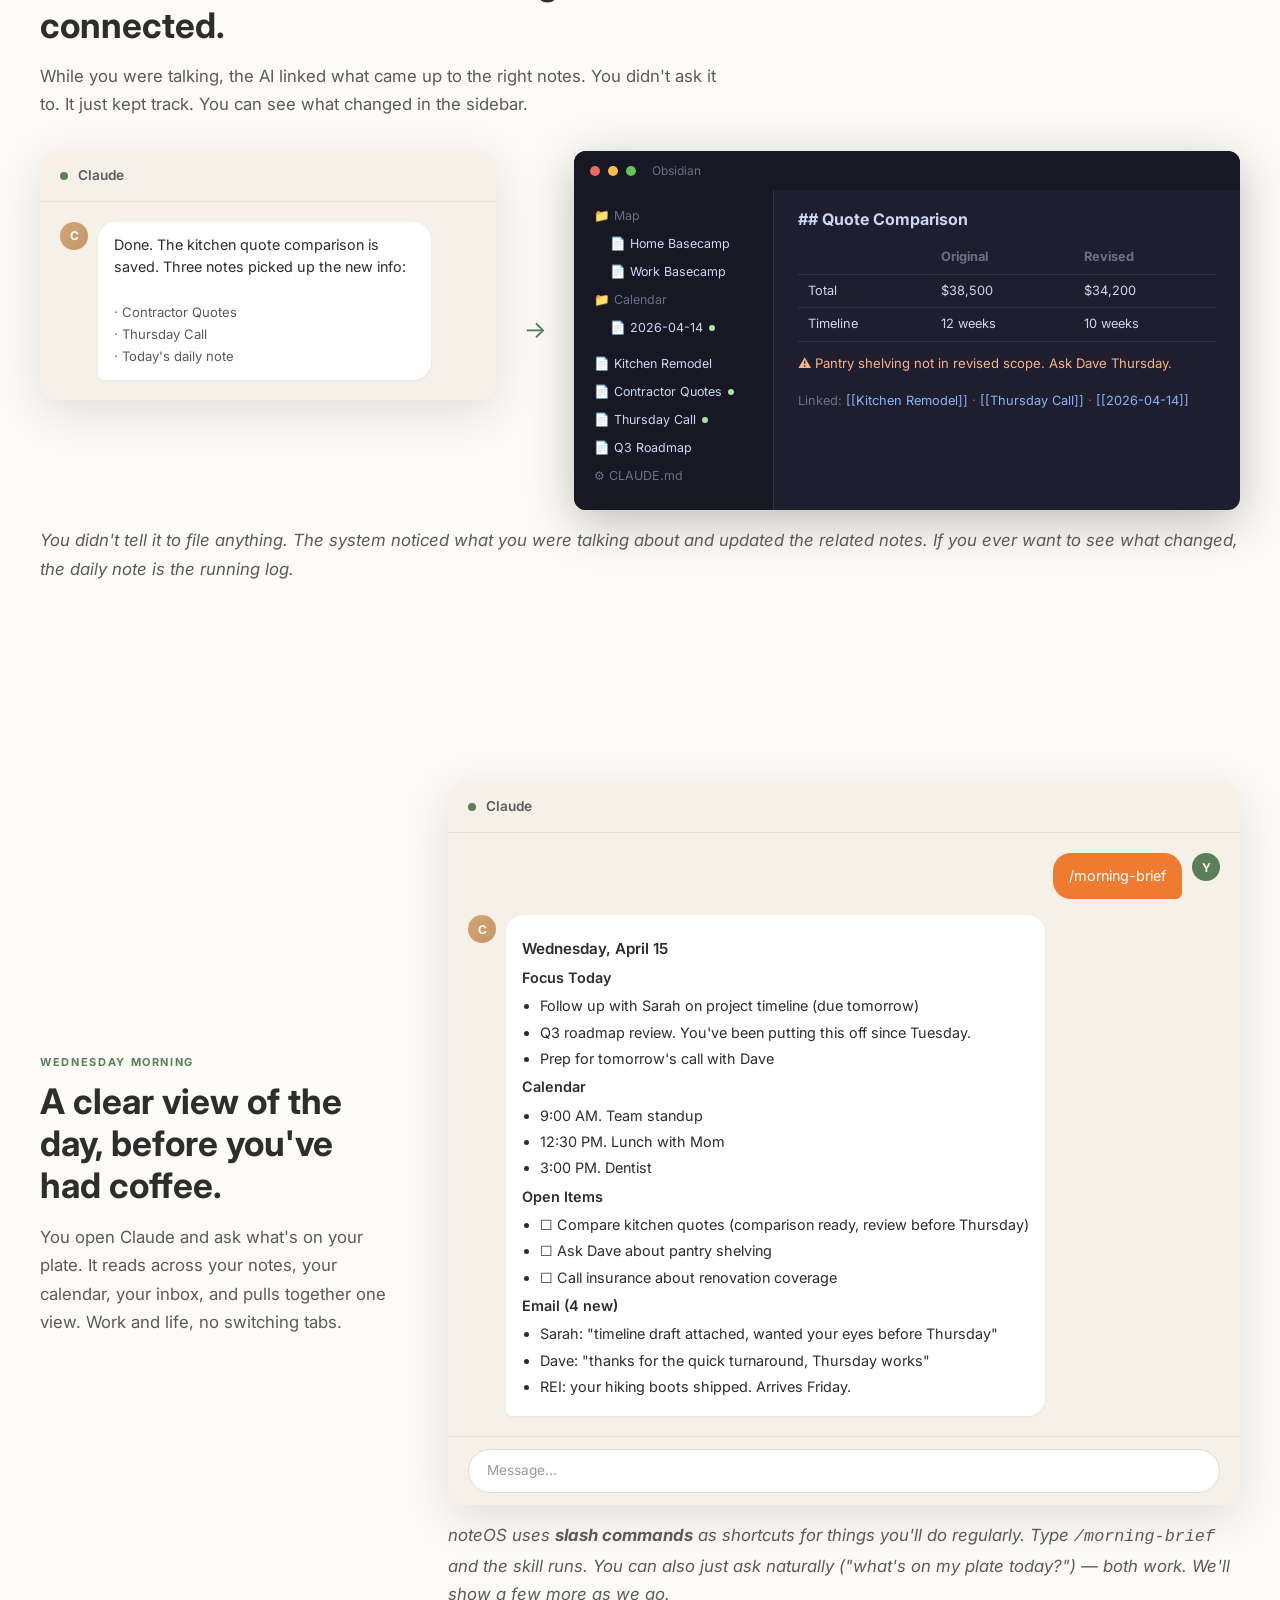
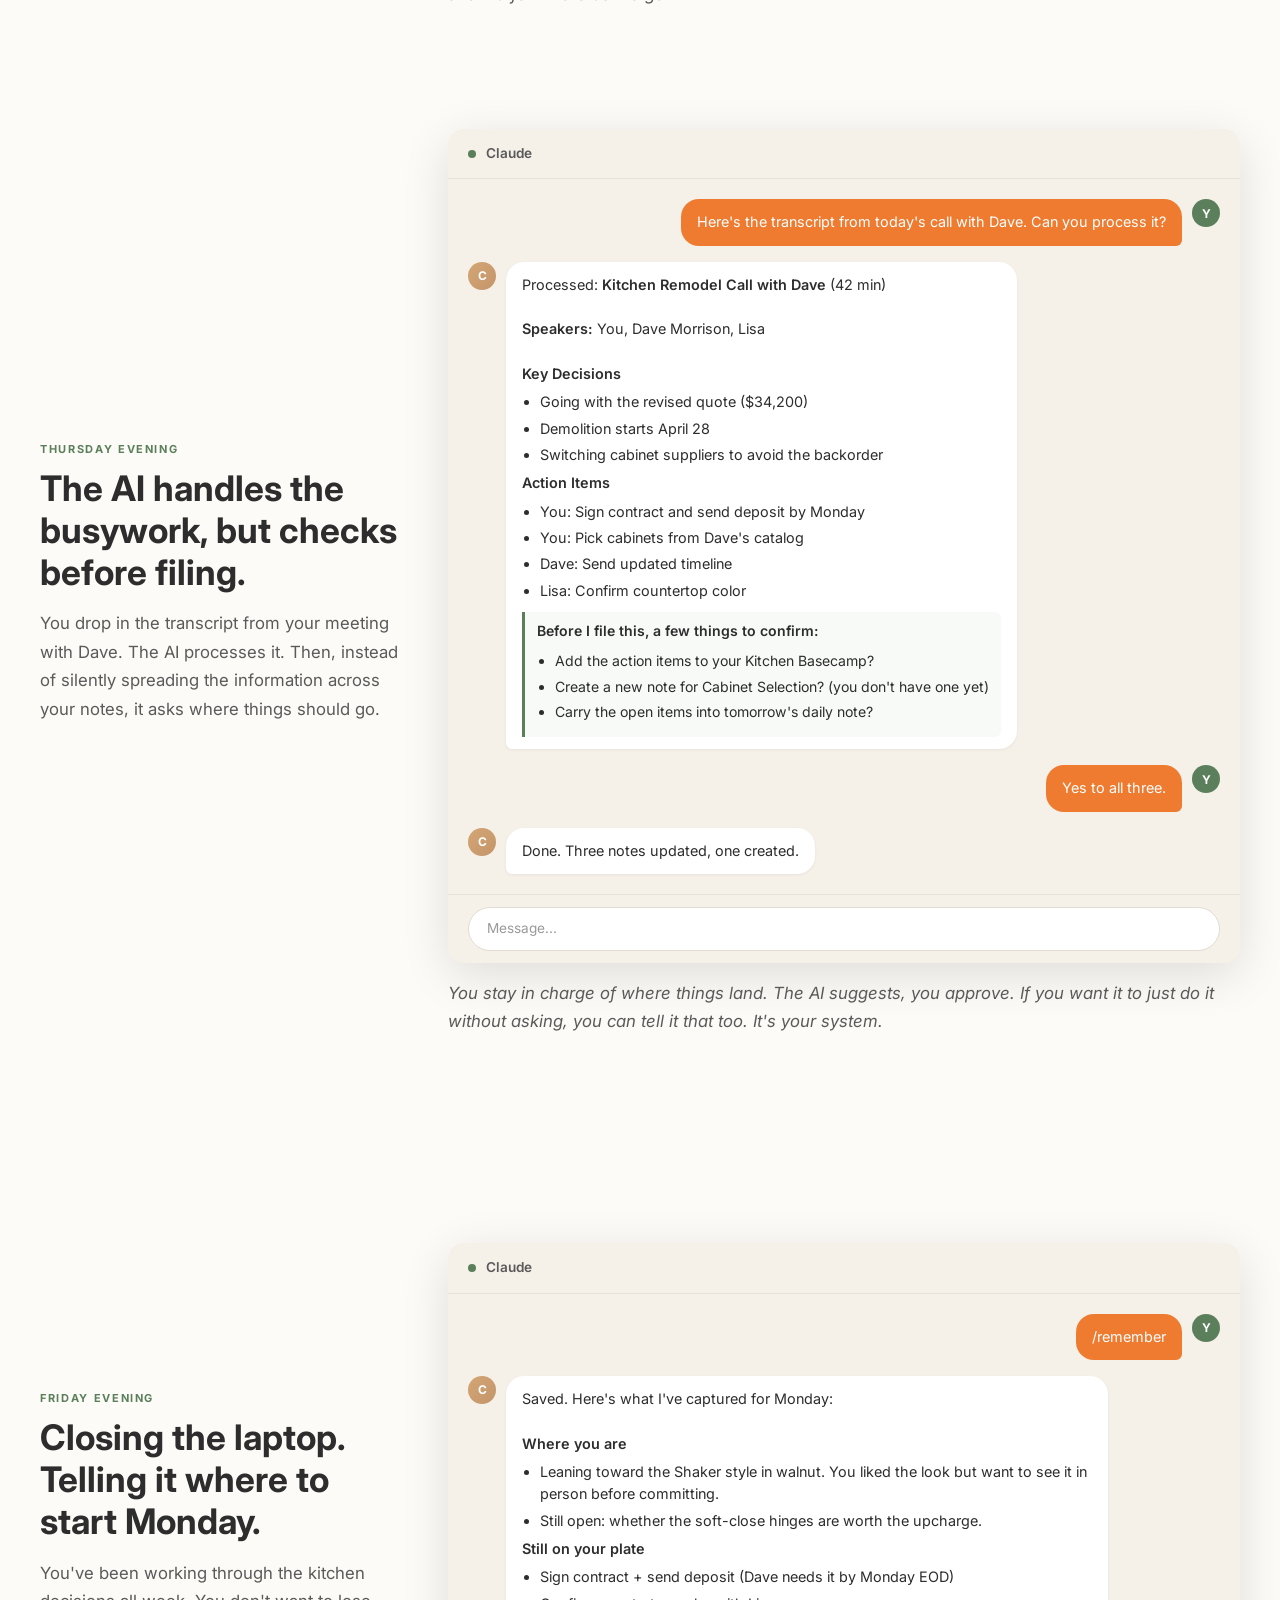
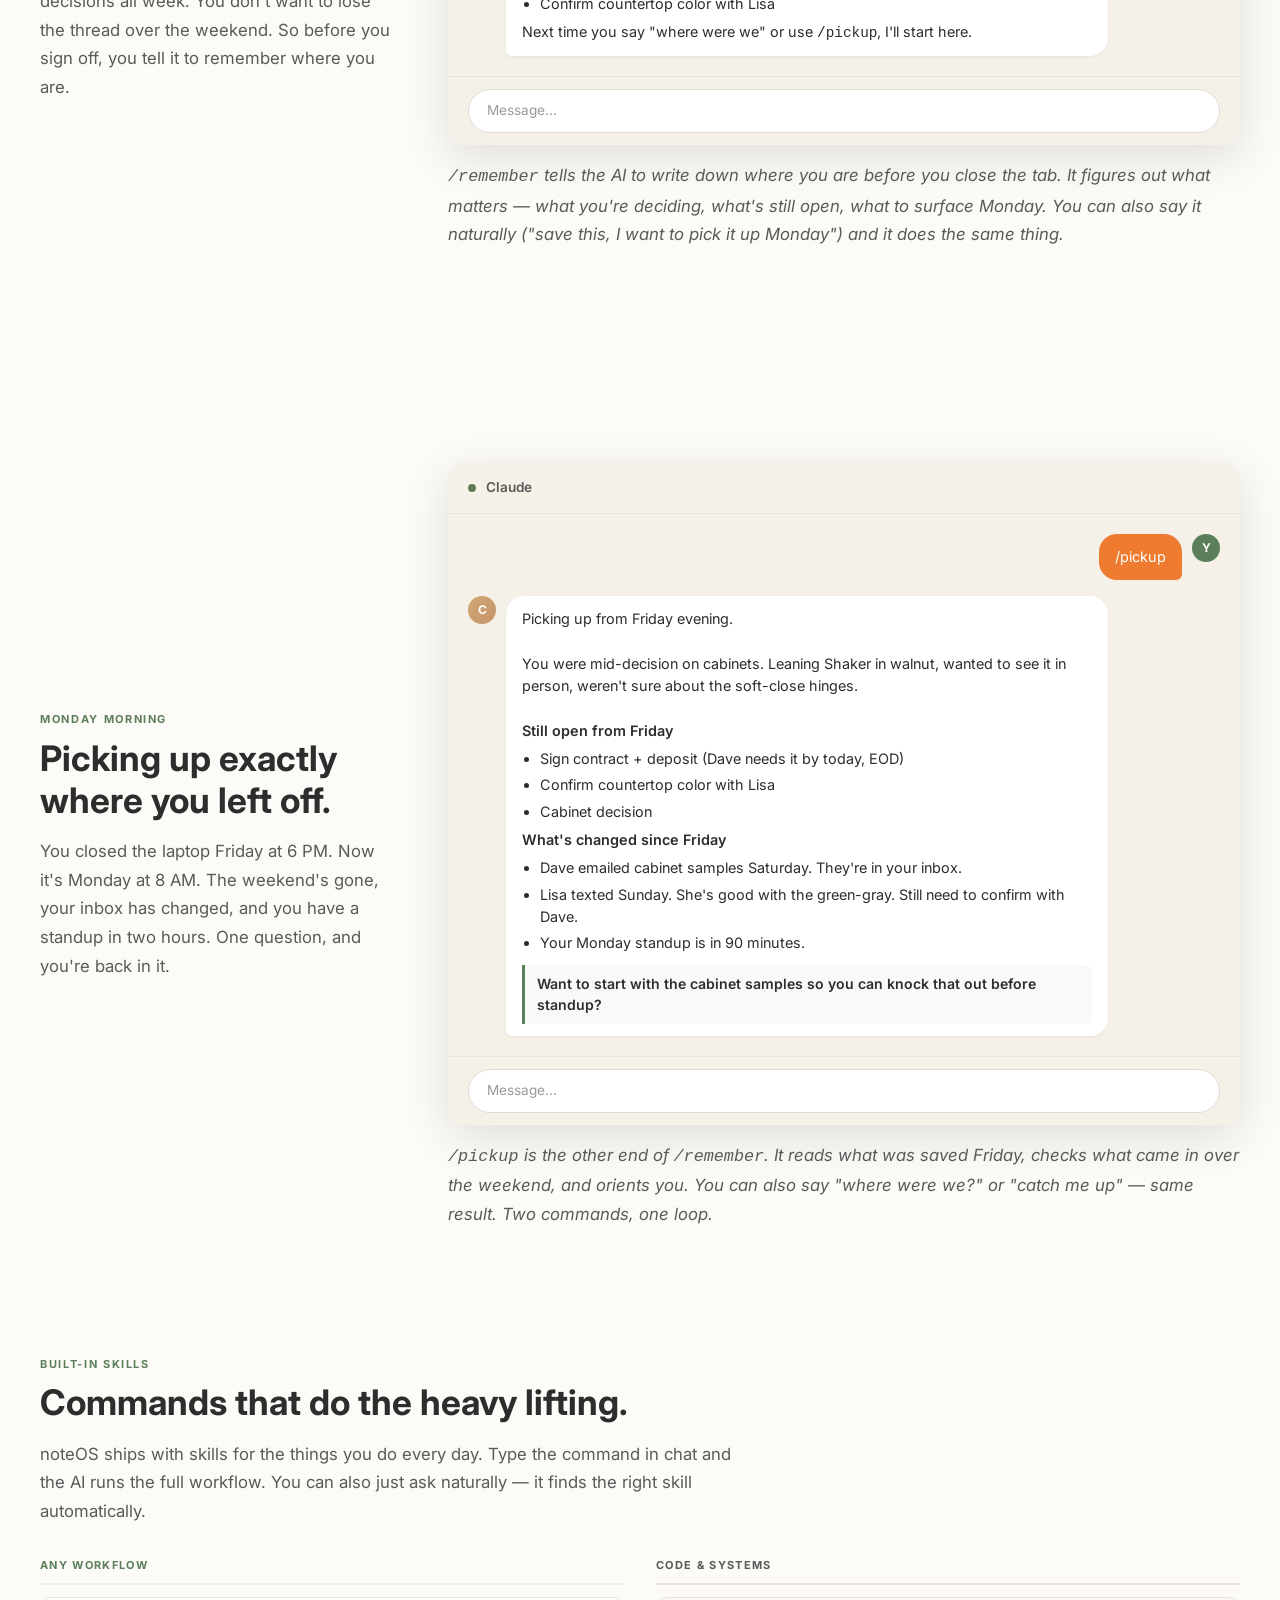
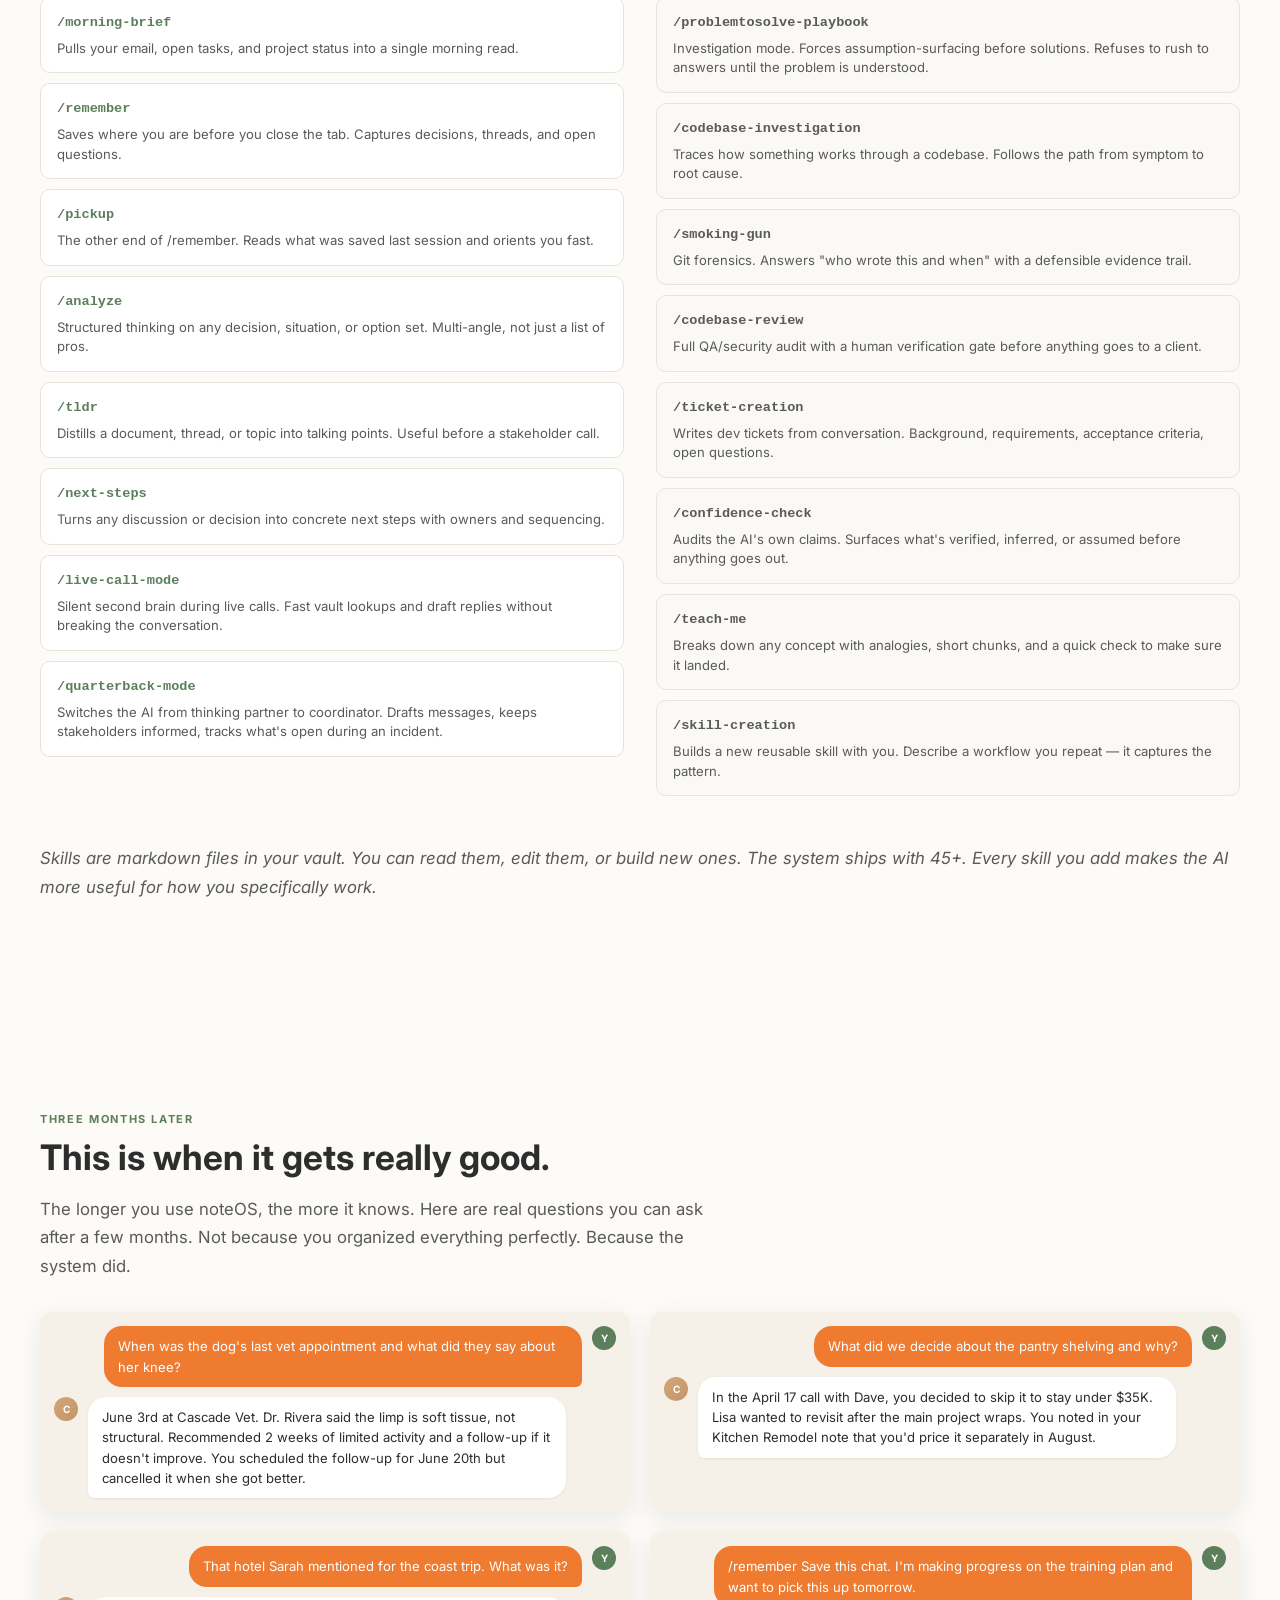
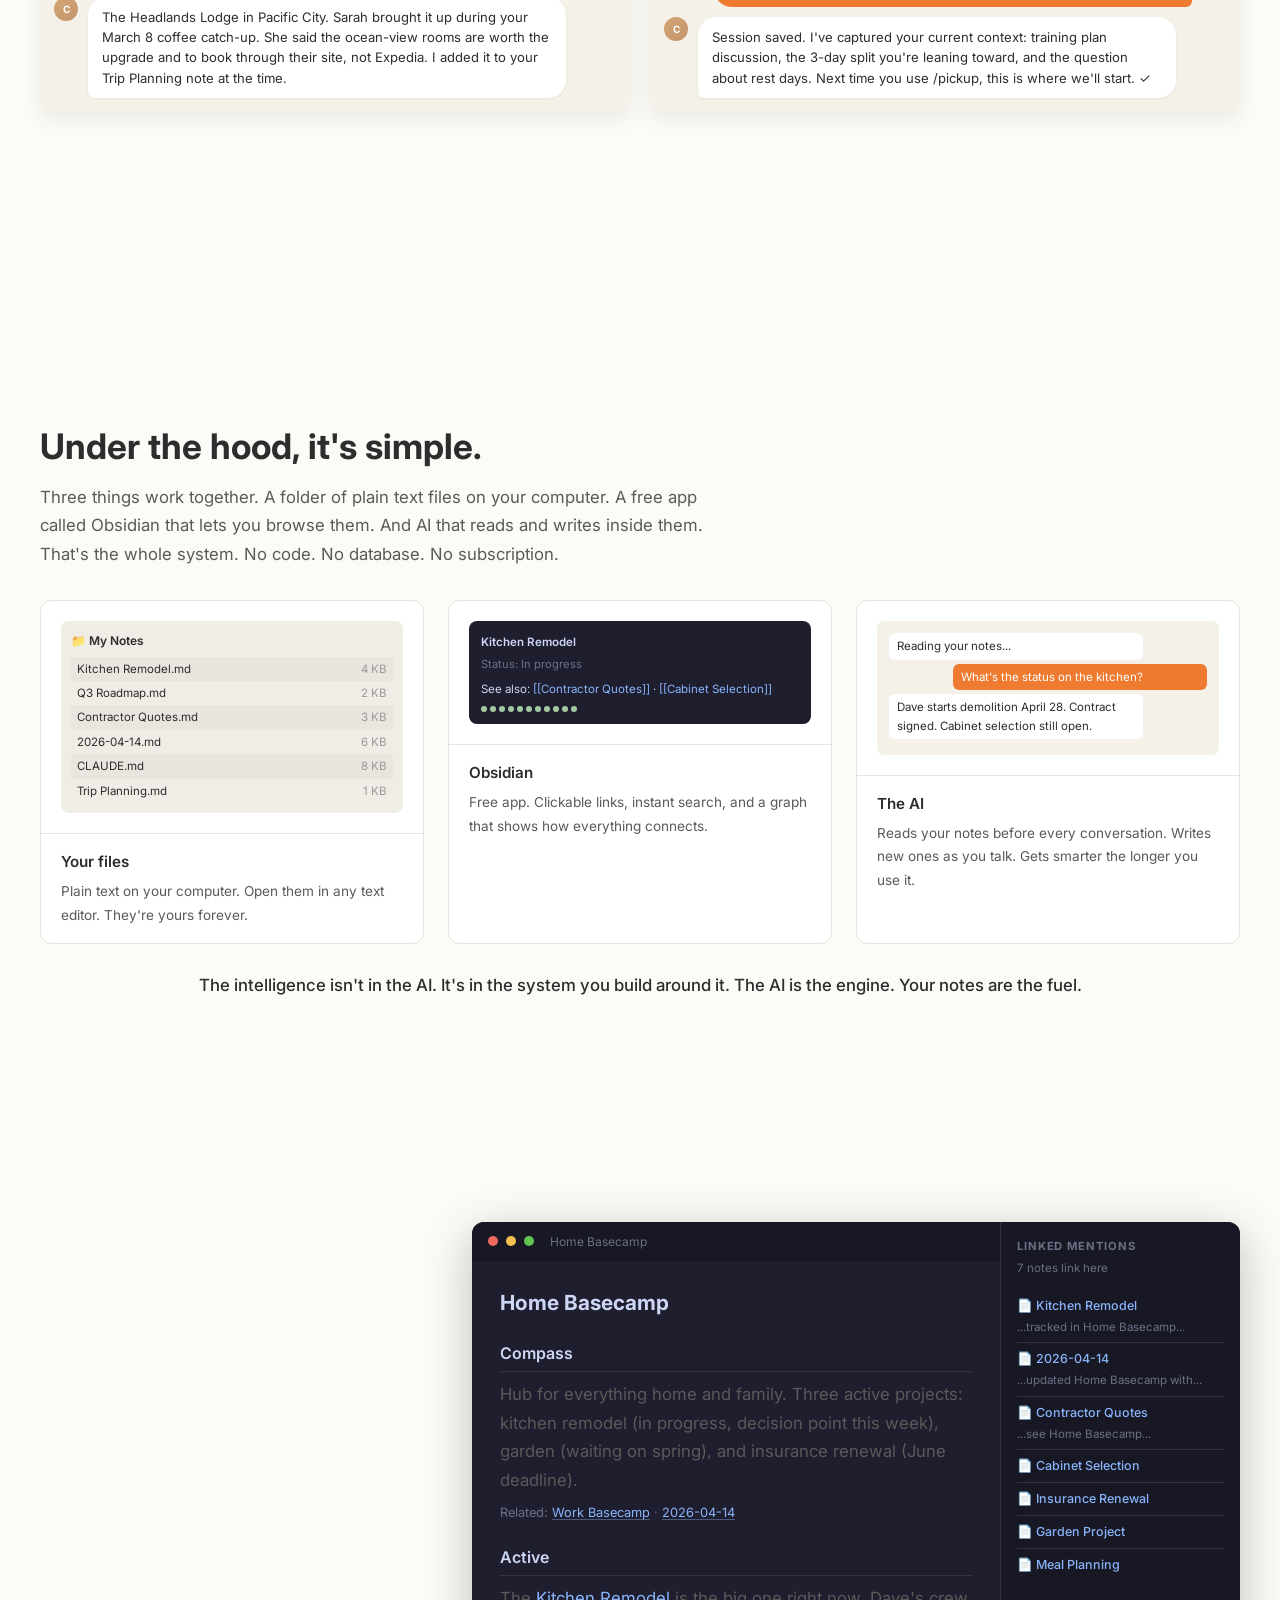
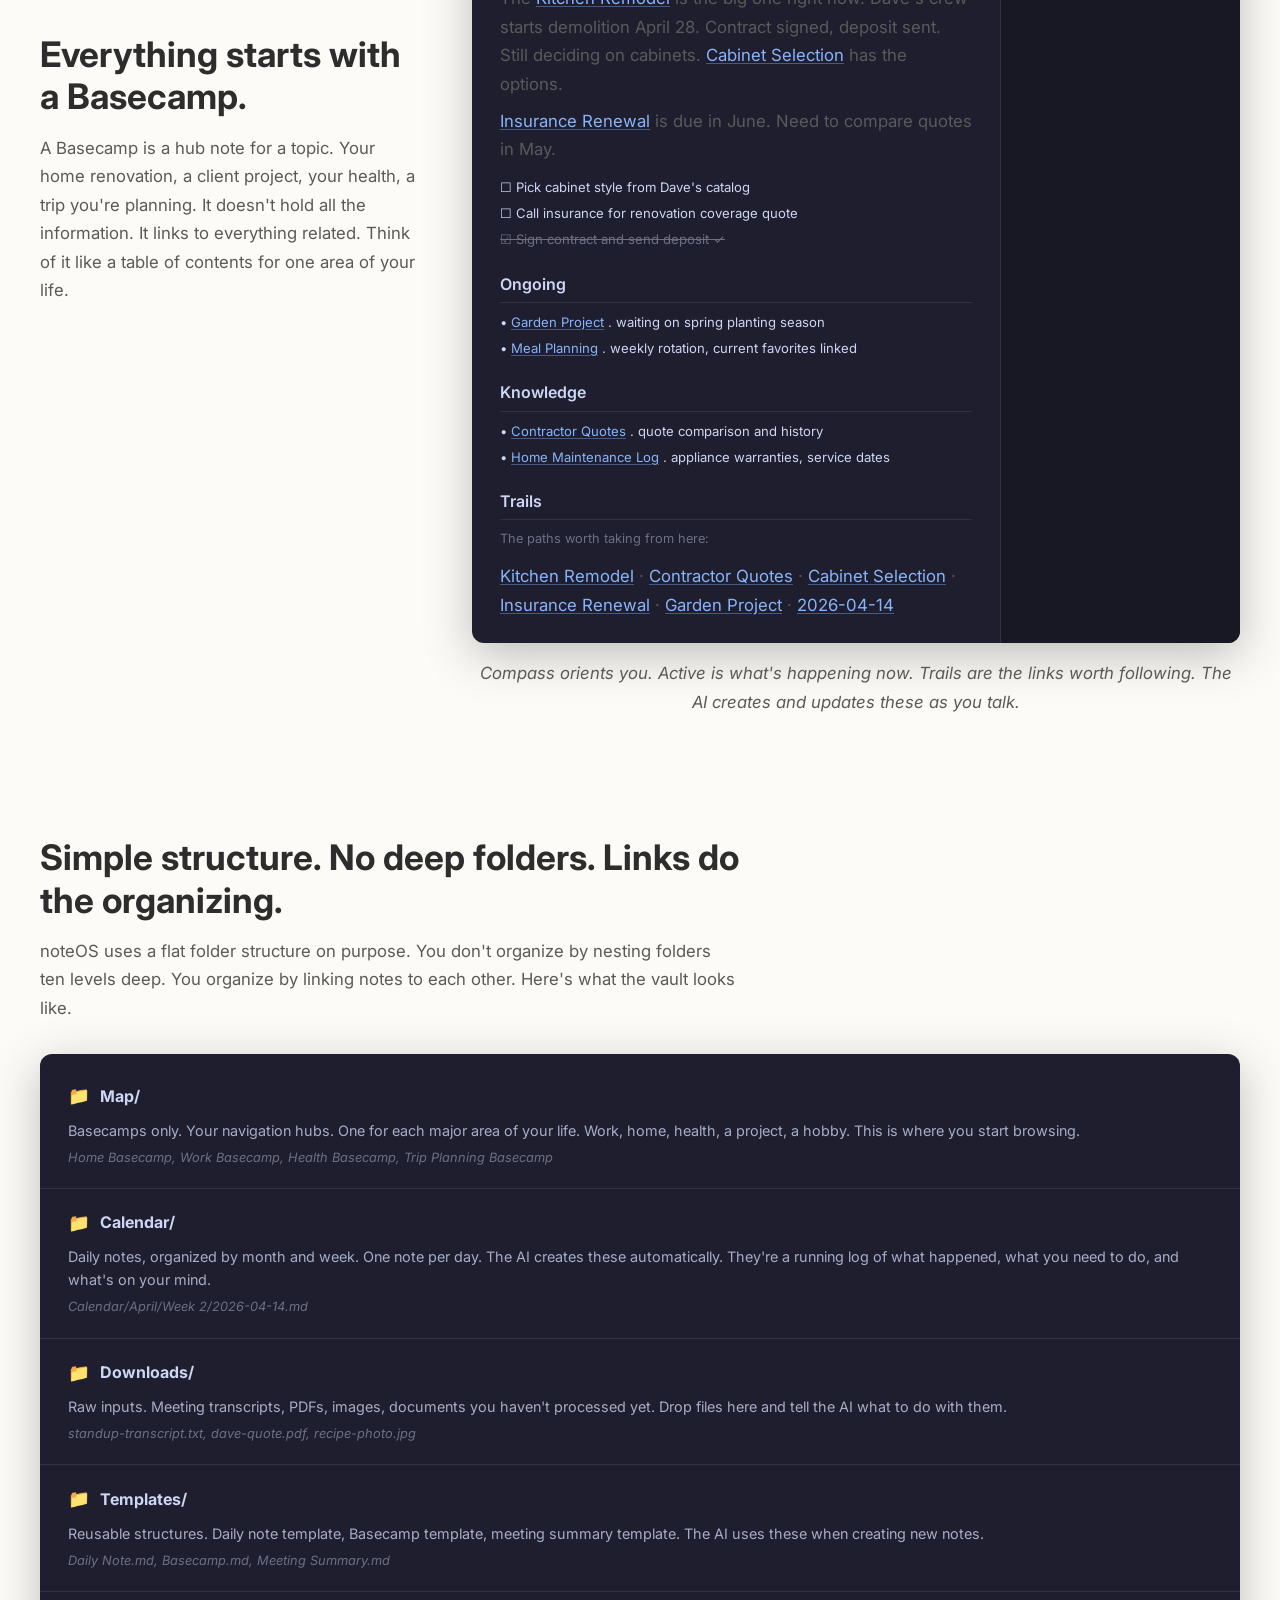
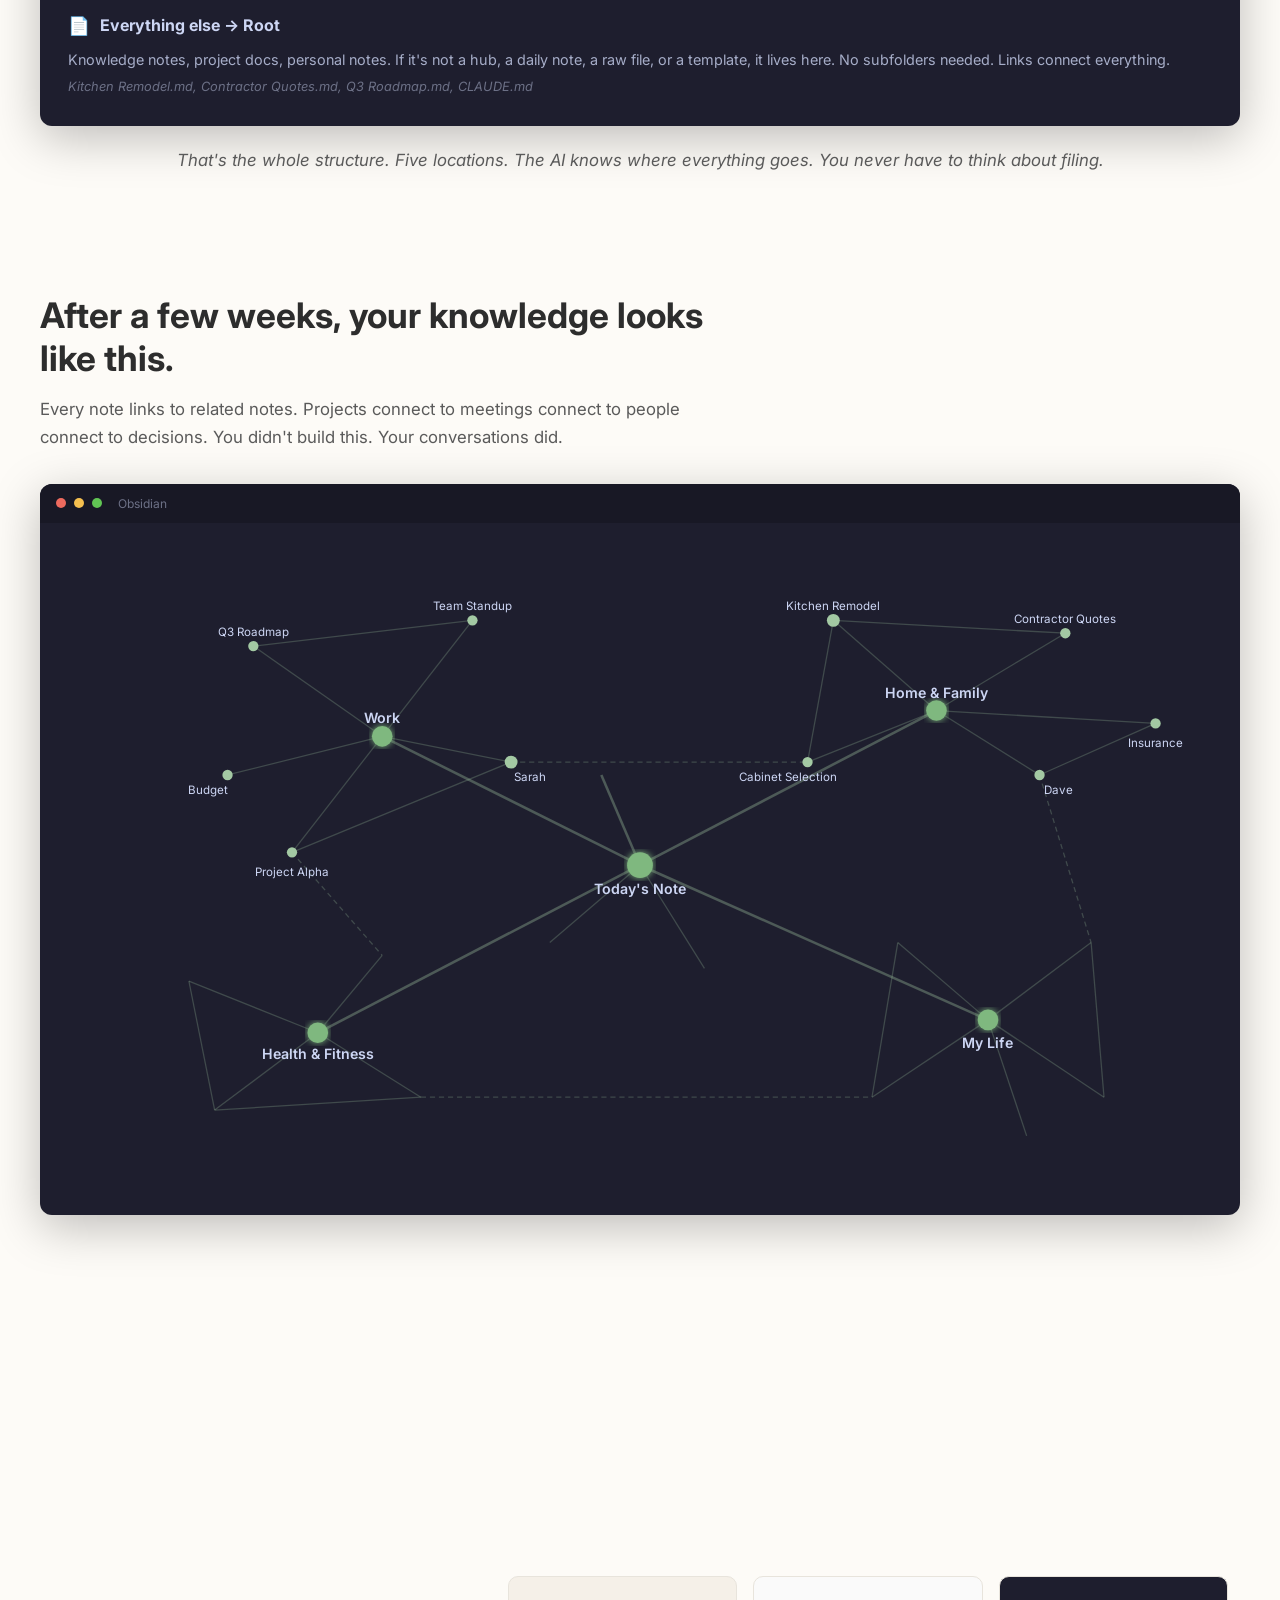
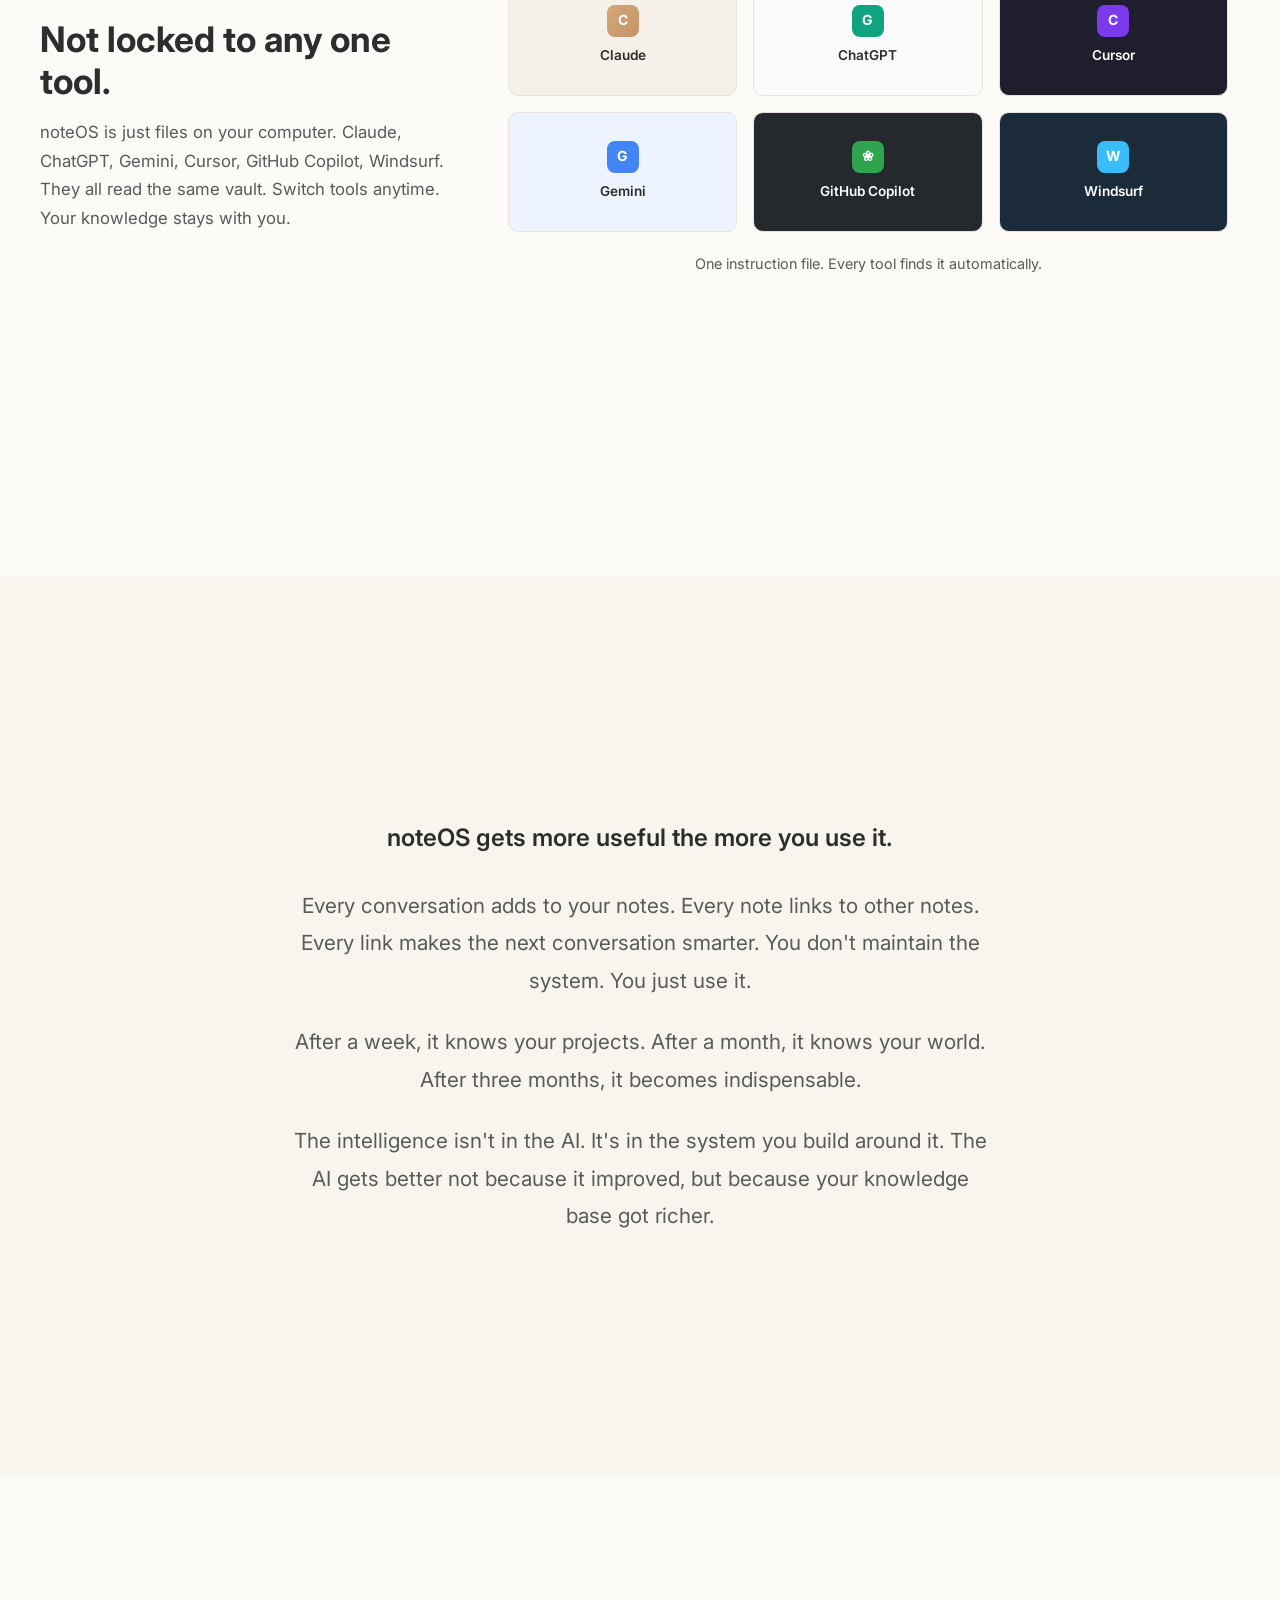
<file: docs/walkthrough.html>
<!DOCTYPE html>
<html lang="en">
<head>
  <meta charset="UTF-8">
  <meta name="viewport" content="width=device-width, initial-scale=1.0">
  <title>noteOS — What If The AI Never Forgot?</title>
  <link rel="preconnect" href="https://fonts.googleapis.com">
  <link rel="preconnect" href="https://fonts.gstatic.com" crossorigin>
  <link href="https://fonts.googleapis.com/css2?family=Inter:wght@400;500;600;700&display=swap" rel="stylesheet">
  <style>
    :root {
      --bg: #FDFBF7;
      --accent: #5B7F5B;
      --accent-light: rgba(91, 127, 91, 0.08);
      --accent-glow: rgba(91, 127, 91, 0.15);
      --text: #2D2D2D;
      --text-secondary: #5A5A5A;
      --border: #e8e4dc;
      --font: 'Inter', -apple-system, BlinkMacSystemFont, sans-serif;

      --chat-bg: #F5F0E8;
      --user-bubble: #EE7B30;
      --claude-bubble: #FFFFFF;

      --obs-bg: #1e1e2e;
      --obs-sidebar: #181825;
      --obs-text: #cdd6f4;
      --obs-text-dim: #6c7086;
      --obs-accent: #89b4fa;
      --obs-green: #a6e3a1;
      --obs-border: #313244;

      --graph-node: #a3c9a3;
      --graph-hub: #7fb87f;
    }

    * { margin: 0; padding: 0; box-sizing: border-box; }

    html {
      scroll-snap-type: y mandatory;
      scroll-behavior: smooth;
    }

    body {
      font-family: var(--font);
      background: var(--bg);
      color: var(--text);
      line-height: 1.6;
      -webkit-font-smoothing: antialiased;
    }

    /* === PANELS === */
    .panel {
      min-height: 100vh;
      scroll-snap-align: start;
      display: flex;
      align-items: center;
      justify-content: center;
      padding: 60px 40px;
      opacity: 0;
      transform: translateY(30px);
      transition: opacity 0.7s ease, transform 0.7s ease;
      position: relative;
    }

    .panel.visible {
      opacity: 1;
      transform: translateY(0);
    }

    .panel:first-child {
      opacity: 1;
      transform: translateY(0);
    }

    .panel-inner {
      max-width: 1200px;
      width: 100%;
      margin: 0 auto;
    }

    /* === LAYOUT VARIANTS === */
    .layout-centered {
      text-align: center;
    }

    .layout-centered .panel-inner {
      max-width: 800px;
    }

    .layout-side-by-side {
      /* flex row */
    }

    .layout-side-by-side .panel-inner {
      display: flex;
      align-items: center;
      gap: 48px;
    }

    .layout-side-by-side .panel-text {
      flex: 0 0 30%;
    }

    .layout-side-by-side .panel-visual {
      flex: 1;
      min-width: 0;
    }

    .layout-text-above .panel-inner {
      display: flex;
      flex-direction: column;
      gap: 32px;
    }

    .layout-text-above .panel-text {
      max-width: 700px;
    }

    .layout-text-above .panel-visual {
      width: 100%;
    }

    /* === TYPOGRAPHY === */
    .time-label {
      font-size: 11px;
      font-weight: 700;
      letter-spacing: 0.15em;
      text-transform: uppercase;
      color: var(--accent);
      margin-bottom: 8px;
    }

    .panel h2 {
      font-size: 2.2rem;
      font-weight: 700;
      line-height: 1.2;
      margin-bottom: 16px;
      color: var(--text);
    }

    .panel p {
      font-size: 1.05rem;
      line-height: 1.7;
      color: var(--text-secondary);
      margin-bottom: 12px;
    }

    .panel p:last-child {
      margin-bottom: 0;
    }

    /* === BREATHING PANELS === */
    .breathing {
      background: #F8F5EE;
    }

    .breathing .panel-inner {
      max-width: 700px;
      text-align: center;
    }

    .breathing p {
      font-size: 1.3rem;
      line-height: 1.8;
      margin-bottom: 24px;
    }

    .breathing .highlight-line {
      font-weight: 600;
      color: var(--text);
      font-size: 1.5rem;
      margin-bottom: 28px;
    }

    /* === CLAUDE CHAT === */
    .chat-container {
      background: var(--chat-bg);
      border-radius: 16px;
      box-shadow: 0 12px 48px rgba(0,0,0,0.12);
      overflow: hidden;
      font-size: 0.92rem;
    }

    .chat-header {
      padding: 14px 20px;
      border-bottom: 1px solid rgba(0,0,0,0.06);
      display: flex;
      align-items: center;
      gap: 10px;
      font-weight: 600;
      font-size: 0.85rem;
      color: var(--text-secondary);
    }

    .chat-header-dot {
      width: 8px;
      height: 8px;
      border-radius: 50%;
      background: var(--accent);
    }

    .chat-messages {
      padding: 20px;
      display: flex;
      flex-direction: column;
      gap: 16px;
    }

    .chat-row {
      display: flex;
      align-items: flex-start;
      gap: 10px;
    }

    .chat-row.user {
      flex-direction: row-reverse;
    }

    .chat-avatar {
      width: 28px;
      height: 28px;
      border-radius: 50%;
      display: flex;
      align-items: center;
      justify-content: center;
      font-size: 12px;
      font-weight: 700;
      flex-shrink: 0;
      color: white;
    }

    .chat-avatar.claude-avatar {
      background: linear-gradient(135deg, #D4A574, #C4956A);
    }

    .chat-avatar.user-avatar {
      background: var(--accent);
    }

    .chat-bubble {
      max-width: 80%;
      padding: 12px 16px;
      line-height: 1.55;
      font-size: 0.9rem;
    }

    .chat-bubble.user-bubble {
      background: var(--user-bubble);
      color: white;
      border-radius: 18px 18px 6px 18px;
    }

    .chat-bubble.claude-bubble {
      background: var(--claude-bubble);
      color: var(--text);
      border-radius: 18px 18px 18px 6px;
      box-shadow: 0 1px 3px rgba(0,0,0,0.06);
    }

    .chat-bubble strong {
      font-weight: 600;
    }

    .chat-bubble ul {
      margin: 6px 0;
      padding-left: 18px;
    }

    .chat-bubble li {
      margin-bottom: 4px;
    }

    .chat-bubble table {
      width: 100%;
      border-collapse: collapse;
      margin: 10px 0;
      font-size: 0.85rem;
    }

    .chat-bubble th, .chat-bubble td {
      padding: 6px 10px;
      text-align: left;
      border-bottom: 1px solid #eee;
    }

    .chat-bubble th {
      font-weight: 600;
      background: #f8f8f8;
    }

    .chat-bubble .proactive {
      border-left: 3px solid var(--accent);
      background: rgba(91, 127, 91, 0.04);
      padding: 8px 12px;
      margin-top: 10px;
      border-radius: 0 6px 6px 0;
      font-size: 0.88rem;
    }

    .chat-bubble h3 {
      font-size: 0.95rem;
      font-weight: 600;
      margin: 10px 0 6px 0;
    }

    .chat-input-bar {
      padding: 12px 20px;
      border-top: 1px solid rgba(0,0,0,0.06);
    }

    .chat-input {
      background: white;
      border-radius: 24px;
      padding: 10px 18px;
      font-size: 0.85rem;
      color: #999;
      border: 1px solid #e0dbd3;
    }

    .annotation {
      font-style: italic;
      color: var(--accent);
      font-size: 0.9rem;
      margin-top: 16px;
    }

    /* === OBSIDIAN MOCKUP === */
    .obs-window {
      background: var(--obs-bg);
      border-radius: 12px;
      overflow: hidden;
      box-shadow: 0 12px 48px rgba(0,0,0,0.25);
      font-family: 'Inter', monospace;
      font-size: 0.82rem;
    }

    .obs-chrome {
      background: var(--obs-sidebar);
      padding: 10px 16px;
      display: flex;
      align-items: center;
      gap: 8px;
    }

    .obs-dot {
      width: 10px;
      height: 10px;
      border-radius: 50%;
    }

    .obs-dot.red { background: #ed6a5e; }
    .obs-dot.yellow { background: #f5bf4f; }
    .obs-dot.green { background: #61c554; }

    .obs-chrome-label {
      color: var(--obs-text-dim);
      font-size: 0.75rem;
      margin-left: 8px;
    }

    .obs-layout {
      display: flex;
      min-height: 320px;
    }

    .obs-sidebar {
      background: var(--obs-sidebar);
      width: 200px;
      padding: 12px;
      border-right: 1px solid var(--obs-border);
      flex-shrink: 0;
    }

    .obs-file {
      padding: 4px 8px;
      color: var(--obs-text);
      font-size: 0.78rem;
      display: flex;
      align-items: center;
      gap: 6px;
      border-radius: 4px;
    }

    .obs-file:hover {
      background: rgba(255,255,255,0.04);
    }

    .obs-file .updated-dot {
      width: 6px;
      height: 6px;
      border-radius: 50%;
      background: var(--obs-green);
      flex-shrink: 0;
    }

    .obs-folder {
      padding: 4px 8px;
      color: var(--obs-text-dim);
      font-size: 0.78rem;
      display: flex;
      align-items: center;
      gap: 6px;
    }

    .obs-content {
      flex: 1;
      padding: 20px 24px;
      color: var(--obs-text);
      line-height: 1.6;
      font-size: 0.82rem;
    }

    .obs-content h2 {
      color: var(--obs-text);
      font-size: 1rem;
      margin-bottom: 12px;
    }

    .obs-content table {
      width: 100%;
      border-collapse: collapse;
      margin: 10px 0;
    }

    .obs-content th, .obs-content td {
      padding: 6px 10px;
      text-align: left;
      border-bottom: 1px solid var(--obs-border);
      font-size: 0.8rem;
    }

    .obs-content th {
      color: var(--obs-text-dim);
    }

    .obs-content .warning {
      color: #fab387;
      margin: 10px 0;
    }

    .obs-content .wiki-link {
      color: var(--obs-accent);
      text-decoration: none;
    }

    /* === SPLIT VISUAL (Panel 4) === */
    .split-visual {
      display: flex;
      gap: 24px;
      align-items: stretch;
    }

    .split-left {
      flex: 0 0 38%;
    }

    .split-right {
      flex: 1;
    }

    .split-connector {
      display: flex;
      align-items: center;
      color: var(--accent);
      font-size: 1.5rem;
      padding: 0 4px;
      flex-shrink: 0;
    }

    /* === SNIPPET GRID (Panel 8) === */
    .snippet-grid {
      display: grid;
      grid-template-columns: 1fr 1fr;
      gap: 20px;
    }

    .snippet-card {
      background: var(--chat-bg);
      border-radius: 12px;
      box-shadow: 0 6px 24px rgba(0,0,0,0.08);
      overflow: hidden;
    }

    .snippet-card .chat-messages {
      padding: 14px;
      gap: 10px;
    }

    .snippet-card .chat-bubble {
      font-size: 0.82rem;
      padding: 10px 14px;
      max-width: 85%;
    }

    /* === THREE CARDS (Panel 9) === */
    .three-cards {
      display: grid;
      grid-template-columns: repeat(3, 1fr);
      gap: 24px;
    }

    .how-card {
      background: white;
      border-radius: 12px;
      border: 1px solid var(--border);
      overflow: hidden;
    }

    .how-card-visual {
      padding: 20px;
      min-height: 140px;
      display: flex;
      align-items: center;
      justify-content: center;
    }

    .how-card-text {
      padding: 16px 20px;
      border-top: 1px solid var(--border);
    }

    .how-card-text h3 {
      font-size: 0.95rem;
      font-weight: 600;
      margin-bottom: 6px;
    }

    .how-card-text p {
      font-size: 0.85rem;
      color: var(--text-secondary);
      margin: 0;
    }

    .cards-footer {
      text-align: center;
      margin-top: 28px;
      font-size: 1.05rem;
      color: var(--text);
      font-weight: 500;
    }

    /* === SKILLS COLUMNS (Panel 9: Skills showcase) === */
    .skills-columns {
      display: grid;
      grid-template-columns: 1fr 1fr;
      gap: 32px;
      align-items: start;
    }

    .skills-column {
      display: flex;
      flex-direction: column;
      gap: 10px;
    }

    .skills-column-label {
      font-size: 11px;
      font-weight: 700;
      letter-spacing: 0.12em;
      text-transform: uppercase;
      color: var(--accent);
      padding-bottom: 8px;
      border-bottom: 2px solid var(--accent-light);
      margin-bottom: 2px;
    }

    .skills-column-technical .skills-column-label {
      color: var(--text-secondary);
      border-bottom-color: var(--border);
    }

    .skill-card {
      background: white;
      border: 1px solid var(--border);
      border-radius: 10px;
      padding: 14px 16px;
    }

    .skills-column-technical .skill-card {
      background: #faf9f6;
    }

    .skill-cmd {
      font-family: 'Courier New', Courier, monospace;
      font-size: 0.85rem;
      font-weight: 700;
      color: var(--accent);
      margin-bottom: 5px;
    }

    .skills-column-technical .skill-cmd {
      color: var(--text-secondary);
    }

    .skill-desc {
      font-size: 0.82rem;
      color: var(--text-secondary);
      line-height: 1.5;
    }

    /* === MINI MOCKUPS === */
    .mini-finder {
      background: #f0ede6;
      border-radius: 8px;
      padding: 10px;
      width: 100%;
      font-size: 0.72rem;
      color: var(--text);
    }

    .mini-finder-row {
      display: flex;
      justify-content: space-between;
      padding: 3px 6px;
      border-radius: 3px;
    }

    .mini-finder-row:nth-child(even) {
      background: rgba(0,0,0,0.03);
    }

    .mini-obs-preview {
      background: var(--obs-bg);
      border-radius: 8px;
      padding: 12px;
      width: 100%;
      font-size: 0.72rem;
      color: var(--obs-text);
    }

    .mini-obs-preview .wiki-link {
      color: var(--obs-accent);
    }

    .mini-obs-preview .graph-dots {
      display: flex;
      gap: 3px;
      margin-top: 8px;
      flex-wrap: wrap;
    }

    .mini-obs-preview .graph-dot {
      width: 6px;
      height: 6px;
      border-radius: 50%;
      background: var(--graph-node);
    }

    .mini-chat-preview {
      background: var(--chat-bg);
      border-radius: 8px;
      padding: 12px;
      width: 100%;
      font-size: 0.72rem;
    }

    .mini-chat-line {
      padding: 4px 8px;
      border-radius: 6px;
      margin-bottom: 4px;
      max-width: 80%;
    }

    .mini-chat-line.from-ai {
      background: white;
      color: var(--text);
    }

    .mini-chat-line.from-user {
      background: var(--user-bubble);
      color: white;
      margin-left: auto;
    }

    /* === BASECAMP NOTE (Panel 10) === */
    .basecamp-layout {
      display: flex;
      gap: 0;
      background: var(--obs-bg);
      border-radius: 12px;
      overflow: hidden;
      box-shadow: 0 12px 48px rgba(0,0,0,0.25);
      font-family: var(--font);
    }

    .basecamp-main {
      flex: 1;
      min-width: 0;
    }

    .basecamp-content {
      padding: 24px 28px;
      color: var(--obs-text);
      line-height: 1.7;
      font-size: 0.82rem;
    }

    .basecamp-content h1 {
      color: var(--obs-text);
      font-size: 1.3rem;
      font-weight: 700;
      margin-bottom: 20px;
    }

    .basecamp-content .bc-section-heading {
      color: var(--obs-text);
      font-size: 1rem;
      font-weight: 600;
      margin-top: 20px;
      margin-bottom: 8px;
      padding-bottom: 4px;
      border-bottom: 1px solid var(--obs-border);
    }

    .basecamp-content .bc-link {
      color: var(--obs-accent);
      text-decoration: underline;
      text-decoration-color: rgba(137, 180, 250, 0.4);
      text-underline-offset: 2px;
      cursor: pointer;
    }

    .basecamp-content .bc-checkbox {
      margin: 4px 0;
      font-size: 0.82rem;
    }

    .basecamp-content .bc-checkbox.done {
      color: var(--obs-text-dim);
      text-decoration: line-through;
    }

    .basecamp-content .bc-list-item {
      margin: 4px 0;
      font-size: 0.82rem;
      color: var(--obs-text);
    }

    .basecamp-content .bc-meta {
      color: var(--obs-text-dim);
      font-size: 0.8rem;
      margin-top: 4px;
    }

    .backlinks-sidebar {
      width: 240px;
      background: var(--obs-sidebar);
      border-left: 1px solid var(--obs-border);
      padding: 16px;
      flex-shrink: 0;
    }

    .backlinks-header {
      font-size: 0.7rem;
      font-weight: 700;
      letter-spacing: 0.08em;
      text-transform: uppercase;
      color: var(--obs-text-dim);
      margin-bottom: 4px;
    }

    .backlinks-count {
      font-size: 0.72rem;
      color: var(--obs-text-dim);
      margin-bottom: 12px;
    }

    .backlink-item {
      padding: 6px 0;
      border-bottom: 1px solid var(--obs-border);
    }

    .backlink-item:last-child {
      border-bottom: none;
    }

    .backlink-name {
      color: var(--obs-accent);
      font-size: 0.78rem;
      font-weight: 500;
    }

    .backlink-context {
      color: var(--obs-text-dim);
      font-size: 0.72rem;
      margin-top: 2px;
    }

    .basecamp-annotation {
      text-align: center;
      font-size: 0.9rem;
      color: var(--accent);
      margin-top: 16px;
      font-style: italic;
      line-height: 1.6;
    }

    .layout-side-by-side.basecamp-panel .panel-text {
      flex: 0 0 32%;
    }

    .layout-side-by-side.basecamp-panel .panel-visual {
      flex: 0 0 64%;
    }

    /* === FOLDER STRUCTURE (Panel 11) === */
    .folder-map {
      background: var(--obs-bg);
      border-radius: 12px;
      overflow: hidden;
      box-shadow: 0 12px 48px rgba(0,0,0,0.25);
      padding: 8px 0;
    }

    .folder-row {
      padding: 20px 28px;
      border-bottom: 1px solid var(--obs-border);
    }

    .folder-row:last-child {
      border-bottom: none;
    }

    .folder-row-header {
      display: flex;
      align-items: center;
      gap: 10px;
      margin-bottom: 8px;
    }

    .folder-row-icon {
      font-size: 1.1rem;
    }

    .folder-row-name {
      color: #cdd6f4;
      font-weight: 700;
      font-size: 1rem;
    }

    .folder-row-desc {
      color: #a6adc8;
      font-size: 0.9rem;
      line-height: 1.6;
      margin-bottom: 6px;
    }

    .folder-row-examples {
      color: #6c7086;
      font-size: 0.8rem;
      font-style: italic;
    }

    .folder-map-footer {
      text-align: center;
      font-size: 0.92rem;
      color: var(--text-secondary);
      margin-top: 20px;
      font-style: italic;
    }

    @media (max-width: 768px) {
      .backlinks-sidebar {
        display: none;
      }

      .layout-side-by-side.basecamp-panel .panel-text,
      .layout-side-by-side.basecamp-panel .panel-visual {
        flex: none;
        width: 100%;
      }
    }

    /* === GRAPH (Panel 12) === */
    .graph-container {
      background: var(--obs-bg);
      border-radius: 12px;
      overflow: hidden;
      box-shadow: 0 12px 48px rgba(0,0,0,0.25);
    }

    .graph-container .obs-chrome {
      background: var(--obs-sidebar);
    }

    .graph-svg-wrap {
      width: 100%;
      padding: 20px;
    }

    .graph-svg-wrap svg {
      width: 100%;
      height: auto;
    }

    .graph-svg-wrap .graph-line {
      stroke: rgba(163, 201, 163, 0.25);
      stroke-width: 1;
      opacity: 0;
      transition: opacity 0.4s ease;
    }

    .graph-svg-wrap .graph-line.thick {
      stroke-width: 2;
      stroke: rgba(163, 201, 163, 0.35);
    }

    .graph-svg-wrap .graph-line.dashed {
      stroke-dasharray: 4 3;
    }

    .graph-svg-wrap .graph-node {
      opacity: 0;
      transition: opacity 0.4s ease;
    }

    .graph-svg-wrap .graph-label {
      fill: var(--obs-text);
      font-family: var(--font);
      font-size: 9px;
      opacity: 0;
      transition: opacity 0.4s ease;
    }

    .graph-svg-wrap .graph-label.hub-label {
      font-weight: 600;
      font-size: 11px;
    }

    .graph-animated .graph-line,
    .graph-animated .graph-node,
    .graph-animated .graph-label {
      opacity: 1;
    }

    /* === TOOL GRID (Panel 13) === */
    .tool-grid {
      display: grid;
      grid-template-columns: repeat(3, 1fr);
      gap: 16px;
    }

    .tool-card {
      border-radius: 10px;
      padding: 20px;
      display: flex;
      flex-direction: column;
      align-items: center;
      justify-content: center;
      height: 120px;
      border: 1px solid var(--border);
      position: relative;
    }

    .tool-card .tool-name {
      font-weight: 600;
      font-size: 0.85rem;
      margin-top: 8px;
    }

    .tool-card.claude-card { background: #F5F0E8; }
    .tool-card.chatgpt-card { background: #FAFAFA; }
    .tool-card.cursor-card { background: #1e1e2e; color: white; }
    .tool-card.gemini-card { background: #EEF4FF; }
    .tool-card.copilot-card { background: #24292e; color: white; }
    .tool-card.windsurf-card { background: #1B2B3A; color: white; }

    .tool-mini-icon {
      width: 32px;
      height: 32px;
      border-radius: 8px;
      display: flex;
      align-items: center;
      justify-content: center;
      font-weight: 700;
      font-size: 14px;
    }

    .tool-grid-footer {
      text-align: center;
      margin-top: 20px;
      font-size: 0.9rem;
      color: var(--text-secondary);
    }

    /* === TOOL COMPARISON CARDS (Panel 15) === */
    .tool-comparison {
      display: flex;
      gap: 24px;
      align-items: stretch;
    }

    .tool-comparison-card {
      background: white;
      border-radius: 16px;
      border: 1px solid var(--border);
      box-shadow: 0 6px 24px rgba(0,0,0,0.08);
      padding: 24px;
      display: flex;
      flex-direction: column;
    }

    .tool-comparison-card.primary {
      flex: 3;
    }

    .tool-comparison-card.secondary {
      flex: 2;
    }

    .recommended-badge {
      display: inline-block;
      background: var(--accent);
      color: white;
      font-size: 10px;
      font-weight: 700;
      letter-spacing: 0.1em;
      text-transform: uppercase;
      padding: 4px 10px;
      border-radius: 4px;
      margin-bottom: 10px;
      width: fit-content;
    }

    .tool-comparison-card h3 {
      font-size: 1.15rem;
      font-weight: 700;
      margin-bottom: 4px;
    }

    .tool-comparison-card .card-subtitle {
      font-size: 0.88rem;
      color: var(--text-secondary);
      margin-bottom: 16px;
    }

    .tool-comparison-card .card-description {
      font-size: 0.88rem;
      color: var(--text-secondary);
      margin-top: 14px;
      line-height: 1.6;
    }

    .tool-comparison-card .card-small {
      font-size: 0.8rem;
      color: var(--text-secondary);
      margin-top: 8px;
      opacity: 0.7;
    }

    /* Cowork mini mockup */
    .cowork-mockup {
      background: var(--chat-bg);
      border-radius: 10px;
      overflow: hidden;
      border: 1px solid rgba(0,0,0,0.06);
      font-size: 0.78rem;
    }

    .cowork-sidebar {
      display: flex;
      gap: 0;
    }

    .cowork-sidebar-panel {
      background: #EDE8DF;
      width: 140px;
      padding: 10px;
      border-right: 1px solid rgba(0,0,0,0.06);
      flex-shrink: 0;
    }

    .cowork-sidebar-panel .sidebar-label {
      font-size: 0.7rem;
      color: var(--text-secondary);
      font-weight: 600;
      margin-bottom: 6px;
      text-transform: uppercase;
      letter-spacing: 0.05em;
    }

    .cowork-sidebar-item {
      padding: 4px 6px;
      border-radius: 4px;
      font-size: 0.72rem;
      display: flex;
      align-items: center;
      gap: 5px;
      color: var(--text);
    }

    .cowork-sidebar-item.active {
      background: rgba(91, 127, 91, 0.1);
      font-weight: 600;
    }

    .cowork-sidebar-item .folder-icon {
      font-size: 0.68rem;
    }

    .cowork-main {
      flex: 1;
      padding: 10px 14px;
      display: flex;
      flex-direction: column;
      gap: 8px;
    }

    .cowork-status {
      display: flex;
      align-items: center;
      gap: 6px;
      font-size: 0.72rem;
      color: var(--accent);
      font-weight: 500;
      padding-bottom: 6px;
      border-bottom: 1px solid rgba(0,0,0,0.04);
    }

    .cowork-status-dot {
      width: 6px;
      height: 6px;
      border-radius: 50%;
      background: var(--accent);
    }

    .cowork-chat-line {
      padding: 4px 8px;
      border-radius: 6px;
      font-size: 0.72rem;
      max-width: 85%;
    }

    .cowork-chat-line.from-user {
      background: var(--user-bubble);
      color: white;
      margin-left: auto;
      border-radius: 8px 8px 4px 8px;
    }

    .cowork-chat-line.from-ai {
      background: white;
      color: var(--text);
      border-radius: 8px 8px 8px 4px;
      box-shadow: 0 1px 2px rgba(0,0,0,0.04);
    }

    /* Terminal mockup */
    .terminal-mockup {
      background: #1e1e2e;
      border-radius: 10px;
      overflow: hidden;
      border: 1px solid var(--obs-border);
      font-family: 'SF Mono', 'Fira Code', 'Consolas', monospace;
      font-size: 0.75rem;
    }

    .terminal-chrome {
      background: var(--obs-sidebar);
      padding: 8px 12px;
      display: flex;
      align-items: center;
      gap: 6px;
    }

    .terminal-body {
      padding: 12px 14px;
      line-height: 1.7;
    }

    .terminal-line {
      color: var(--obs-text-dim);
    }

    .terminal-line .cmd {
      color: #a6e3a1;
    }

    .terminal-line .path {
      color: #89b4fa;
    }

    .terminal-line .response {
      color: var(--obs-text);
    }

    .tool-comparison-divider {
      border: none;
      border-top: 1px solid var(--border);
      margin: 24px 0 16px;
    }

    .tool-comparison-footer {
      font-size: 0.92rem;
      color: var(--text-secondary);
      line-height: 1.7;
    }

    .tool-comparison-footer strong {
      color: var(--text);
      font-weight: 600;
    }

    /* === Onboarding chat (Panel 16) === */
    .onboarding-chat .chat-container {
      max-width: 720px;
      margin: 0 auto;
    }

    .chat-bubble .check-item {
      color: var(--accent);
      font-weight: 500;
    }

    /* === After-onboarding Obsidian (Panel 17) === */
    .obs-file .new-dot {
      width: 6px;
      height: 6px;
      border-radius: 50%;
      background: var(--accent);
      display: inline-block;
      flex-shrink: 0;
    }

    .post-onboard-annotation {
      text-align: center;
      font-size: 0.92rem;
      color: var(--text-secondary);
      margin-top: 20px;
      font-style: italic;
    }

    @media (max-width: 768px) {
      .tool-comparison {
        flex-direction: column;
      }

      .cowork-sidebar-panel {
        display: none;
      }
    }

    /* === CTA PANEL (Panel 18) === */
    .steps-row {
      display: flex;
      gap: 32px;
      justify-content: center;
      margin: 40px 0;
    }

    .step {
      text-align: center;
      flex: 0 0 240px;
    }

    .step-number {
      width: 48px;
      height: 48px;
      border-radius: 50%;
      background: var(--accent);
      color: white;
      display: flex;
      align-items: center;
      justify-content: center;
      font-weight: 700;
      font-size: 1.1rem;
      margin: 0 auto 12px;
    }

    .step h3 {
      font-size: 1rem;
      font-weight: 600;
      margin-bottom: 6px;
    }

    .step p {
      font-size: 0.88rem;
      color: var(--text-secondary);
    }

    .cta-primary {
      display: inline-block;
      background: var(--accent);
      color: white;
      padding: 16px 40px;
      border-radius: 8px;
      font-size: 1.1rem;
      font-weight: 600;
      text-decoration: none;
      transition: background 0.2s ease, transform 0.15s ease;
      margin-bottom: 16px;
    }

    .cta-primary:hover {
      background: #4a6d4a;
      transform: translateY(-1px);
    }

    .cta-secondary {
      display: inline-block;
      color: var(--accent);
      font-weight: 500;
      text-decoration: none;
      font-size: 0.95rem;
      border-bottom: 1px solid transparent;
      transition: border-color 0.2s;
    }

    .cta-secondary:hover {
      border-bottom-color: var(--accent);
    }

    /* === STICKY TOP CTA BAR === */
    .sticky-cta {
      position: fixed;
      top: 0;
      left: 0;
      right: 0;
      z-index: 99;
      display: flex;
      align-items: center;
      justify-content: space-between;
      padding: 12px 24px;
      background: rgba(250, 248, 243, 0.92);
      backdrop-filter: blur(8px);
      -webkit-backdrop-filter: blur(8px);
      border-bottom: 1px solid var(--border);
    }

    .sticky-cta-brand {
      font-weight: 700;
      font-size: 1.05rem;
      color: var(--text);
      text-decoration: none;
      letter-spacing: -0.01em;
    }

    .sticky-cta-actions {
      display: flex;
      align-items: center;
      gap: 18px;
    }

    .sticky-cta-secondary {
      color: var(--text-secondary);
      font-size: 0.88rem;
      text-decoration: none;
      transition: color 0.2s;
    }

    .sticky-cta-secondary:hover {
      color: var(--text);
    }

    .sticky-cta-primary {
      display: inline-block;
      background: var(--accent);
      color: white;
      padding: 8px 18px;
      border-radius: 6px;
      font-size: 0.9rem;
      font-weight: 600;
      text-decoration: none;
      transition: background 0.2s ease;
    }

    .sticky-cta-primary:hover {
      background: #4a6d4a;
    }

    @media (max-width: 600px) {
      .sticky-cta {
        padding: 10px 16px;
      }
      .sticky-cta-secondary {
        display: none;
      }
    }

    /* === HERO INLINE CTA === */
    .hero-cta-row {
      margin-top: 36px;
      display: flex;
      align-items: center;
      justify-content: center;
      gap: 24px;
      flex-wrap: wrap;
    }

    .tool-pills {
      display: flex;
      gap: 10px;
      justify-content: center;
      flex-wrap: wrap;
      margin-top: 28px;
    }

    .tool-pill {
      padding: 6px 16px;
      border-radius: 20px;
      border: 1px solid var(--border);
      font-size: 0.82rem;
      font-weight: 500;
      color: var(--text-secondary);
      background: white;
    }

    .fine-print {
      margin-top: 24px;
      font-size: 0.82rem;
      color: var(--text-secondary);
    }

    /* === PROGRESS DOTS === */
    .progress-dots {
      position: fixed;
      right: 24px;
      top: 50%;
      transform: translateY(-50%);
      display: flex;
      flex-direction: column;
      gap: 10px;
      z-index: 100;
    }

    .progress-dot {
      width: 10px;
      height: 10px;
      border-radius: 50%;
      background: var(--border);
      cursor: pointer;
      transition: background 0.3s ease, transform 0.2s ease;
      border: none;
      padding: 0;
    }

    .progress-dot.active {
      background: var(--accent);
      transform: scale(1.3);
    }

    /* === HERO DECORATION === */
    .hero-decoration {
      position: absolute;
      inset: 0;
      overflow: hidden;
      pointer-events: none;
      opacity: 0.04;
    }

    .hero-decoration svg {
      width: 100%;
      height: 100%;
    }

    /* === MOBILE === */
    @media (max-width: 768px) {
      .panel {
        padding: 40px 20px;
      }

      .panel h2 {
        font-size: 1.6rem;
      }

      .layout-side-by-side .panel-inner {
        flex-direction: column;
        gap: 28px;
      }

      .layout-side-by-side .panel-text {
        flex: none;
        width: 100%;
      }

      .layout-side-by-side .panel-visual {
        width: 100%;
      }

      .split-visual {
        flex-direction: column;
      }

      .split-left { flex: none; }
      .split-connector { display: none; }

      .snippet-grid {
        grid-template-columns: 1fr;
      }

      .three-cards {
        grid-template-columns: 1fr;
      }

      .tool-grid {
        grid-template-columns: repeat(2, 1fr);
      }

      .obs-sidebar {
        display: none;
      }

      .steps-row {
        flex-direction: column;
        align-items: center;
        gap: 24px;
      }

      .step {
        flex: none;
        max-width: 300px;
      }

      .breathing p {
        font-size: 1.1rem;
      }

      .breathing .highlight-line {
        font-size: 1.25rem;
      }

      .progress-dots {
        right: 10px;
        gap: 8px;
      }

      .progress-dot {
        width: 8px;
        height: 8px;
      }
    }
  </style>
</head>
<body>

<!-- Sticky top CTA bar -->
<div class="sticky-cta">
  <a href="https://github.com/BOOMCHOPALAKA/noteOS" class="sticky-cta-brand">noteOS</a>
  <div class="sticky-cta-actions">
    <a href="../index.html" class="sticky-cta-secondary">Read the guide</a>
    <a href="https://github.com/BOOMCHOPALAKA/noteOS/archive/refs/heads/main.zip" class="sticky-cta-primary">Download the Starter Vault</a>
  </div>
</div>

<!-- Progress Dots -->
<nav class="progress-dots" aria-label="Page navigation">
  <button class="progress-dot active" data-panel="0" aria-label="Panel 1"></button>
  <button class="progress-dot" data-panel="1" aria-label="Panel 2"></button>
  <button class="progress-dot" data-panel="2" aria-label="Panel 3"></button>
  <button class="progress-dot" data-panel="3" aria-label="Panel 4"></button>
  <button class="progress-dot" data-panel="4" aria-label="Panel 5"></button>
  <button class="progress-dot" data-panel="5" aria-label="Panel 6"></button>
  <button class="progress-dot" data-panel="6" aria-label="Panel 7"></button>
  <button class="progress-dot" data-panel="7" aria-label="Panel 8"></button>
  <button class="progress-dot" data-panel="8" aria-label="Panel 9"></button>
  <button class="progress-dot" data-panel="9" aria-label="Panel 10"></button>
  <button class="progress-dot" data-panel="10" aria-label="Panel 11"></button>
  <button class="progress-dot" data-panel="11" aria-label="Panel 12"></button>
  <button class="progress-dot" data-panel="12" aria-label="Panel 13"></button>
  <button class="progress-dot" data-panel="13" aria-label="Panel 14"></button>
  <button class="progress-dot" data-panel="14" aria-label="Panel 15"></button>
  <button class="progress-dot" data-panel="15" aria-label="Panel 16"></button>
  <button class="progress-dot" data-panel="16" aria-label="Panel 17"></button>
  <button class="progress-dot" data-panel="17" aria-label="Panel 18"></button>
  <button class="progress-dot" data-panel="18" aria-label="Panel 19"></button>
  <button class="progress-dot" data-panel="19" aria-label="Panel 20"></button>
  <button class="progress-dot" data-panel="20" aria-label="Panel 21"></button>
  <button class="progress-dot" data-panel="21" aria-label="Panel 22"></button>
</nav>


<!-- ============================================== -->
<!-- PANEL 1: You've probably hit the ceiling       -->
<!-- ============================================== -->
<section class="panel layout-centered" data-index="0">
  <div class="hero-decoration">
    <svg viewBox="0 0 1200 800" xmlns="http://www.w3.org/2000/svg">
      <circle cx="300" cy="200" r="4" fill="#5B7F5B"/>
      <circle cx="500" cy="350" r="4" fill="#5B7F5B"/>
      <circle cx="700" cy="180" r="4" fill="#5B7F5B"/>
      <circle cx="400" cy="500" r="4" fill="#5B7F5B"/>
      <circle cx="850" cy="400" r="4" fill="#5B7F5B"/>
      <circle cx="200" cy="450" r="4" fill="#5B7F5B"/>
      <circle cx="600" cy="600" r="4" fill="#5B7F5B"/>
      <circle cx="900" cy="250" r="4" fill="#5B7F5B"/>
      <circle cx="150" cy="300" r="4" fill="#5B7F5B"/>
      <circle cx="750" cy="550" r="4" fill="#5B7F5B"/>
      <circle cx="1000" cy="350" r="4" fill="#5B7F5B"/>
      <circle cx="450" cy="150" r="4" fill="#5B7F5B"/>
      <line x1="300" y1="200" x2="500" y2="350" stroke="#5B7F5B" stroke-width="1"/>
      <line x1="500" y1="350" x2="700" y2="180" stroke="#5B7F5B" stroke-width="1"/>
      <line x1="700" y1="180" x2="900" y2="250" stroke="#5B7F5B" stroke-width="1"/>
      <line x1="400" y1="500" x2="600" y2="600" stroke="#5B7F5B" stroke-width="1"/>
      <line x1="200" y1="450" x2="400" y2="500" stroke="#5B7F5B" stroke-width="1"/>
      <line x1="500" y1="350" x2="400" y2="500" stroke="#5B7F5B" stroke-width="1"/>
      <line x1="850" y1="400" x2="750" y2="550" stroke="#5B7F5B" stroke-width="1"/>
      <line x1="850" y1="400" x2="1000" y2="350" stroke="#5B7F5B" stroke-width="1"/>
      <line x1="700" y1="180" x2="850" y2="400" stroke="#5B7F5B" stroke-width="1"/>
      <line x1="300" y1="200" x2="150" y2="300" stroke="#5B7F5B" stroke-width="1"/>
      <line x1="150" y1="300" x2="200" y2="450" stroke="#5B7F5B" stroke-width="1"/>
      <line x1="450" y1="150" x2="300" y2="200" stroke="#5B7F5B" stroke-width="1"/>
      <line x1="450" y1="150" x2="700" y2="180" stroke="#5B7F5B" stroke-width="1"/>
    </svg>
  </div>
  <div class="panel-inner">
    <h2 style="font-size: 2.8rem; margin-bottom: 28px;">You've probably hit the ceiling with AI.</h2>
    <p style="font-size: 1.15rem; max-width: 600px; margin: 0 auto 20px;">You've used ChatGPT or Claude. Maybe a lot. It's fast, it's smart, it's useful. But every conversation starts from scratch. You re-explain your projects. You re-describe your life. You paste in the same context you pasted last time.</p>
    <p style="font-size: 1.15rem; max-width: 600px; margin: 0 auto 20px;">It's like working with a brilliant partner who shows up every morning having forgotten everything from yesterday.</p>
    <p style="font-size: 1.25rem; max-width: 600px; margin: 0 auto; font-weight: 500; color: var(--text);">What if they didn't?</p>
    <div class="hero-cta-row">
      <a href="https://github.com/BOOMCHOPALAKA/noteOS/archive/refs/heads/main.zip" class="cta-primary">Download the Starter Vault</a>
      <a href="https://github.com/BOOMCHOPALAKA/noteOS" class="cta-secondary">View on GitHub &rarr;</a>
    </div>
  </div>
</section>


<!-- ============================================== -->
<!-- PANEL 2: Tuesday afternoon                     -->
<!-- ============================================== -->
<section class="panel layout-side-by-side" data-index="1">
  <div class="panel-inner">
    <div class="panel-text">
      <div class="time-label">Tuesday Afternoon</div>
      <h2>You ask a simple question.</h2>
      <p>You're juggling a work project and a kitchen remodel. You need to know where things stand. So you ask.</p>
    </div>
    <div class="panel-visual">
      <div class="chat-container">
        <div class="chat-header">
          <div class="chat-header-dot"></div>
          Claude
        </div>
        <div class="chat-messages">
          <div class="chat-row user">
            <div class="chat-avatar user-avatar">Y</div>
            <div class="chat-bubble user-bubble">What were the action items from this morning's standup? And did Dave ever send that updated kitchen quote?</div>
          </div>
          <div class="chat-row">
            <div class="chat-avatar claude-avatar">C</div>
            <div class="chat-bubble claude-bubble">I don't have access to any previous conversations. Could you tell me more about the standup and who Dave is? I'd be happy to help if you can share the details.</div>
          </div>
          <div class="chat-row user">
            <div class="chat-avatar user-avatar">Y</div>
            <div class="chat-bubble user-bubble">We literally spent an hour on this yesterday.</div>
          </div>
          <div class="chat-row">
            <div class="chat-avatar claude-avatar">C</div>
            <div class="chat-bubble claude-bubble">I understand that's frustrating. Unfortunately I can't access previous conversations. If you can share the context again, I can help from here.</div>
          </div>
        </div>
        <div class="chat-input-bar">
          <div class="chat-input">Message...</div>
        </div>
      </div>
    </div>
  </div>
</section>


<!-- ============================================== -->
<!-- PANEL 3: Same Tuesday. With noteOS.            -->
<!-- ============================================== -->
<section class="panel layout-text-above" data-index="2">
  <div class="panel-inner">
    <div class="panel-text">
      <div class="time-label">Same Tuesday. With noteOS.</div>
      <h2>Same question. Here's what that looks like.</h2>
    </div>
    <div class="panel-visual">
      <div class="chat-container">
        <div class="chat-header">
          <div class="chat-header-dot"></div>
          Claude
        </div>
        <div class="chat-messages">
          <div class="chat-row user">
            <div class="chat-avatar user-avatar">Y</div>
            <div class="chat-bubble user-bubble">What were the action items from this morning's standup? And did Dave ever send that updated kitchen quote?</div>
          </div>
          <div class="chat-row">
            <div class="chat-avatar claude-avatar">C</div>
            <div class="chat-bubble claude-bubble">
              From this morning's standup:
              <ul>
                <li><strong>Sarah</strong> owes the revised project timeline by Thursday. Not sent yet.</li>
                <li><strong>You</strong> committed to reviewing the Q3 roadmap draft. Still open.</li>
                <li><strong>Marcus</strong> pushed 3 PRs for the checkout flow. All merged this afternoon. &#10003;</li>
              </ul>
              And yes. Dave sent the updated kitchen quote about an hour ago. $34,200, down from the original $38,500. He needs a commitment by Friday.
              <br><br>
              Want me to create a side-by-side comparison?
            </div>
          </div>
          <div class="chat-row user">
            <div class="chat-avatar user-avatar">Y</div>
            <div class="chat-bubble user-bubble">Yeah, do that.</div>
          </div>
          <div class="chat-row">
            <div class="chat-avatar claude-avatar">C</div>
            <div class="chat-bubble claude-bubble">
              Done. Here's the comparison:
              <table>
                <tr><th></th><th>Original</th><th>Revised</th></tr>
                <tr><td>Total</td><td>$38,500</td><td>$34,200</td></tr>
                <tr><td>Timeline</td><td>12 weeks</td><td>10 weeks</td></tr>
                <tr><td>Cabinets</td><td>Standard</td><td>Backordered 6 wks</td></tr>
              </table>
              One thing. The revised quote doesn't mention the pantry shelving from the original scope. Worth asking Dave about that.
              <div class="proactive"><strong>I noticed your Thursday Call prep doesn't have this comparison linked yet. Want me to add it and include a reminder to ask about the shelving?</strong></div>
            </div>
          </div>
          <div class="chat-row user">
            <div class="chat-avatar user-avatar">Y</div>
            <div class="chat-bubble user-bubble">Yes please.</div>
          </div>
          <div class="chat-row">
            <div class="chat-avatar claude-avatar">C</div>
            <div class="chat-bubble claude-bubble">Done. Updated Thursday Call with the comparison and added "Ask about pantry shelving" to your action items. &#10003;</div>
          </div>
        </div>
        <div class="chat-input-bar">
          <div class="chat-input">Message...</div>
        </div>
      </div>
      <p class="annotation">It found the meeting notes, pulled the quote, spotted a missing detail, and updated three connected notes. You just had a conversation.</p>
    </div>
  </div>
</section>


<!-- ============================================== -->
<!-- PANEL 4: Behind the scenes (auto-capture)      -->
<!-- ============================================== -->
<section class="panel layout-text-above" data-index="3">
  <div class="panel-inner">
    <div class="panel-text">
      <h2>You had a conversation. Notes got connected.</h2>
      <p>While you were talking, the AI linked what came up to the right notes. You didn't ask it to. It just kept track. You can see what changed in the sidebar.</p>
    </div>
    <div class="panel-visual">
      <div class="split-visual">
        <div class="split-left">
          <div class="chat-container" style="font-size: 0.85rem;">
            <div class="chat-header">
              <div class="chat-header-dot"></div>
              Claude
            </div>
            <div class="chat-messages">
              <div class="chat-row">
                <div class="chat-avatar claude-avatar">C</div>
                <div class="chat-bubble claude-bubble">
                  Done. The kitchen quote comparison is saved. Three notes picked up the new info:
                  <br><br>
                  <span style="font-size: 0.82rem; color: var(--text-secondary);">
                    &middot; Contractor Quotes<br>
                    &middot; Thursday Call<br>
                    &middot; Today's daily note
                  </span>
                </div>
              </div>
            </div>
          </div>
        </div>
        <div class="split-connector">&rarr;</div>
        <div class="split-right">
          <div class="obs-window">
            <div class="obs-chrome">
              <div class="obs-dot red"></div>
              <div class="obs-dot yellow"></div>
              <div class="obs-dot green"></div>
              <span class="obs-chrome-label">Obsidian</span>
            </div>
            <div class="obs-layout">
              <div class="obs-sidebar">
                <div class="obs-folder">&#128193; Map</div>
                <div class="obs-file" style="padding-left: 24px;">&#128196; Home Basecamp</div>
                <div class="obs-file" style="padding-left: 24px;">&#128196; Work Basecamp</div>
                <div class="obs-folder">&#128193; Calendar</div>
                <div class="obs-file" style="padding-left: 24px;">&#128196; 2026-04-14 <span class="updated-dot"></span></div>
                <div style="height: 8px;"></div>
                <div class="obs-file">&#128196; Kitchen Remodel</div>
                <div class="obs-file">&#128196; Contractor Quotes <span class="updated-dot"></span></div>
                <div class="obs-file">&#128196; Thursday Call <span class="updated-dot"></span></div>
                <div class="obs-file">&#128196; Q3 Roadmap</div>
                <div class="obs-file" style="color: var(--obs-text-dim);">&#9881; CLAUDE.md</div>
              </div>
              <div class="obs-content">
                <h2 style="color: var(--obs-text); font-size: 1rem;">## Quote Comparison</h2>
                <table>
                  <tr><th></th><th>Original</th><th>Revised</th></tr>
                  <tr><td>Total</td><td>$38,500</td><td>$34,200</td></tr>
                  <tr><td>Timeline</td><td>12 weeks</td><td>10 weeks</td></tr>
                </table>
                <p class="warning" style="font-size: 0.82rem;">&#9888; Pantry shelving not in revised scope. Ask Dave Thursday.</p>
                <p style="font-size: 0.8rem; color: var(--obs-text-dim); margin-top: 16px;">
                  Linked: <span class="wiki-link">[[Kitchen Remodel]]</span> &middot; <span class="wiki-link">[[Thursday Call]]</span> &middot; <span class="wiki-link">[[2026-04-14]]</span>
                </p>
              </div>
            </div>
          </div>
        </div>
      </div>
      <p class="annotation">You didn't tell it to file anything. The system noticed what you were talking about and updated the related notes. If you ever want to see what changed, the daily note is the running log.</p>
    </div>
  </div>
</section>


<!-- ============================================== -->
<!-- PANEL 5: Wednesday morning                     -->
<!-- ============================================== -->
<section class="panel layout-side-by-side" data-index="4">
  <div class="panel-inner">
    <div class="panel-text">
      <div class="time-label">Wednesday Morning</div>
      <h2>A clear view of the day, before you've had coffee.</h2>
      <p>You open Claude and ask what's on your plate. It reads across your notes, your calendar, your inbox, and pulls together one view. Work and life, no switching tabs.</p>
    </div>
    <div class="panel-visual">
      <div class="chat-container">
        <div class="chat-header">
          <div class="chat-header-dot"></div>
          Claude
        </div>
        <div class="chat-messages">
          <div class="chat-row user">
            <div class="chat-avatar user-avatar">Y</div>
            <div class="chat-bubble user-bubble">/morning-brief</div>
          </div>
          <div class="chat-row">
            <div class="chat-avatar claude-avatar">C</div>
            <div class="chat-bubble claude-bubble">
              <h3>Wednesday, April 15</h3>

              <strong>Focus Today</strong>
              <ul>
                <li>Follow up with Sarah on project timeline (due tomorrow)</li>
                <li>Q3 roadmap review. You've been putting this off since Tuesday.</li>
                <li>Prep for tomorrow's call with Dave</li>
              </ul>

              <strong>Calendar</strong>
              <ul>
                <li>9:00 AM. Team standup</li>
                <li>12:30 PM. Lunch with Mom</li>
                <li>3:00 PM. Dentist</li>
              </ul>

              <strong>Open Items</strong>
              <ul>
                <li>&#9744; Compare kitchen quotes (comparison ready, review before Thursday)</li>
                <li>&#9744; Ask Dave about pantry shelving</li>
                <li>&#9744; Call insurance about renovation coverage</li>
              </ul>

              <strong>Email (4 new)</strong>
              <ul>
                <li>Sarah: "timeline draft attached, wanted your eyes before Thursday"</li>
                <li>Dave: "thanks for the quick turnaround, Thursday works"</li>
                <li>REI: your hiking boots shipped. Arrives Friday.</li>
              </ul>
            </div>
          </div>
        </div>
        <div class="chat-input-bar">
          <div class="chat-input">Message...</div>
        </div>
      </div>
      <p class="annotation">noteOS uses <strong>slash commands</strong> as shortcuts for things you'll do regularly. Type <code>/morning-brief</code> and the skill runs. You can also just ask naturally ("what's on my plate today?") — both work. We'll show a few more as we go.</p>
    </div>
  </div>
</section>


<!-- ============================================== -->
<!-- PANEL 6: Thursday evening                      -->
<!-- ============================================== -->
<section class="panel layout-side-by-side" data-index="5">
  <div class="panel-inner">
    <div class="panel-text">
      <div class="time-label">Thursday Evening</div>
      <h2>The AI handles the busywork, but checks before filing.</h2>
      <p>You drop in the transcript from your meeting with Dave. The AI processes it. Then, instead of silently spreading the information across your notes, it asks where things should go.</p>
    </div>
    <div class="panel-visual">
      <div class="chat-container">
        <div class="chat-header">
          <div class="chat-header-dot"></div>
          Claude
        </div>
        <div class="chat-messages">
          <div class="chat-row user">
            <div class="chat-avatar user-avatar">Y</div>
            <div class="chat-bubble user-bubble">Here's the transcript from today's call with Dave. Can you process it?</div>
          </div>
          <div class="chat-row">
            <div class="chat-avatar claude-avatar">C</div>
            <div class="chat-bubble claude-bubble">
              Processed: <strong>Kitchen Remodel Call with Dave</strong> (42 min)
              <br><br>
              <strong>Speakers:</strong> You, Dave Morrison, Lisa
              <br><br>
              <strong>Key Decisions</strong>
              <ul>
                <li>Going with the revised quote ($34,200)</li>
                <li>Demolition starts April 28</li>
                <li>Switching cabinet suppliers to avoid the backorder</li>
              </ul>

              <strong>Action Items</strong>
              <ul>
                <li>You: Sign contract and send deposit by Monday</li>
                <li>You: Pick cabinets from Dave's catalog</li>
                <li>Dave: Send updated timeline</li>
                <li>Lisa: Confirm countertop color</li>
              </ul>

              <div class="proactive"><strong>Before I file this, a few things to confirm:</strong>
                <ul style="margin-top: 8px;">
                  <li>Add the action items to your Kitchen Basecamp?</li>
                  <li>Create a new note for Cabinet Selection? (you don't have one yet)</li>
                  <li>Carry the open items into tomorrow's daily note?</li>
                </ul>
              </div>
            </div>
          </div>
          <div class="chat-row user">
            <div class="chat-avatar user-avatar">Y</div>
            <div class="chat-bubble user-bubble">Yes to all three.</div>
          </div>
          <div class="chat-row">
            <div class="chat-avatar claude-avatar">C</div>
            <div class="chat-bubble claude-bubble">Done. Three notes updated, one created.</div>
          </div>
        </div>
        <div class="chat-input-bar">
          <div class="chat-input">Message...</div>
        </div>
      </div>
      <p class="annotation">You stay in charge of where things land. The AI suggests, you approve. If you want it to just do it without asking, you can tell it that too. It's your system.</p>
    </div>
  </div>
</section>


<!-- ============================================== -->
<!-- PANEL 7: Friday evening (explicit capture)     -->
<!-- ============================================== -->
<section class="panel layout-side-by-side" data-index="6">
  <div class="panel-inner">
    <div class="panel-text">
      <div class="time-label">Friday Evening</div>
      <h2>Closing the laptop. Telling it where to start Monday.</h2>
      <p>You've been working through the kitchen decisions all week. You don't want to lose the thread over the weekend. So before you sign off, you tell it to remember where you are.</p>
    </div>
    <div class="panel-visual">
      <div class="chat-container">
        <div class="chat-header">
          <div class="chat-header-dot"></div>
          Claude
        </div>
        <div class="chat-messages">
          <div class="chat-row user">
            <div class="chat-avatar user-avatar">Y</div>
            <div class="chat-bubble user-bubble">/remember</div>
          </div>
          <div class="chat-row">
            <div class="chat-avatar claude-avatar">C</div>
            <div class="chat-bubble claude-bubble">
              Saved. Here's what I've captured for Monday:
              <br><br>
              <strong>Where you are</strong>
              <ul>
                <li>Leaning toward the Shaker style in walnut. You liked the look but want to see it in person before committing.</li>
                <li>Still open: whether the soft-close hinges are worth the upcharge.</li>
              </ul>

              <strong>Still on your plate</strong>
              <ul>
                <li>Sign contract + send deposit (Dave needs it by Monday EOD)</li>
                <li>Confirm countertop color with Lisa</li>
              </ul>

              Next time you say "where were we" or use <code>/pickup</code>, I'll start here.
            </div>
          </div>
        </div>
        <div class="chat-input-bar">
          <div class="chat-input">Message...</div>
        </div>
      </div>
      <p class="annotation"><code>/remember</code> tells the AI to write down where you are before you close the tab. It figures out what matters — what you're deciding, what's still open, what to surface Monday. You can also say it naturally ("save this, I want to pick it up Monday") and it does the same thing.</p>
    </div>
  </div>
</section>


<!-- ============================================== -->
<!-- PANEL 8: Monday morning (callback / restore)   -->
<!-- ============================================== -->
<section class="panel layout-side-by-side" data-index="7">
  <div class="panel-inner">
    <div class="panel-text">
      <div class="time-label">Monday Morning</div>
      <h2>Picking up exactly where you left off.</h2>
      <p>You closed the laptop Friday at 6 PM. Now it's Monday at 8 AM. The weekend's gone, your inbox has changed, and you have a standup in two hours. One question, and you're back in it.</p>
    </div>
    <div class="panel-visual">
      <div class="chat-container">
        <div class="chat-header">
          <div class="chat-header-dot"></div>
          Claude
        </div>
        <div class="chat-messages">
          <div class="chat-row user">
            <div class="chat-avatar user-avatar">Y</div>
            <div class="chat-bubble user-bubble">/pickup</div>
          </div>
          <div class="chat-row">
            <div class="chat-avatar claude-avatar">C</div>
            <div class="chat-bubble claude-bubble">
              Picking up from Friday evening.
              <br><br>
              You were mid-decision on cabinets. Leaning Shaker in walnut, wanted to see it in person, weren't sure about the soft-close hinges.
              <br><br>
              <strong>Still open from Friday</strong>
              <ul>
                <li>Sign contract + deposit (Dave needs it by today, EOD)</li>
                <li>Confirm countertop color with Lisa</li>
                <li>Cabinet decision</li>
              </ul>

              <strong>What's changed since Friday</strong>
              <ul>
                <li>Dave emailed cabinet samples Saturday. They're in your inbox.</li>
                <li>Lisa texted Sunday. She's good with the green-gray. Still need to confirm with Dave.</li>
                <li>Your Monday standup is in 90 minutes.</li>
              </ul>

              <div class="proactive"><strong>Want to start with the cabinet samples so you can knock that out before standup?</strong></div>
            </div>
          </div>
        </div>
        <div class="chat-input-bar">
          <div class="chat-input">Message...</div>
        </div>
      </div>
      <p class="annotation"><code>/pickup</code> is the other end of <code>/remember</code>. It reads what was saved Friday, checks what came in over the weekend, and orients you. You can also say "where were we?" or "catch me up" — same result. Two commands, one loop.</p>
    </div>
  </div>
</section>


<!-- ============================================== -->
<!-- PANEL 9: Skills showcase                       -->
<!-- ============================================== -->
<section class="panel layout-text-above" data-index="8">
  <div class="panel-inner">
    <div class="panel-text">
      <div class="time-label">Built-In Skills</div>
      <h2>Commands that do the heavy lifting.</h2>
      <p>noteOS ships with skills for the things you do every day. Type the command in chat and the AI runs the full workflow. You can also just ask naturally — it finds the right skill automatically.</p>
    </div>
    <div class="panel-visual">
      <div class="skills-columns">

        <div class="skills-column">
          <div class="skills-column-label">Any workflow</div>

          <div class="skill-card">
            <div class="skill-cmd">/morning-brief</div>
            <div class="skill-desc">Pulls your email, open tasks, and project status into a single morning read.</div>
          </div>

          <div class="skill-card">
            <div class="skill-cmd">/remember</div>
            <div class="skill-desc">Saves where you are before you close the tab. Captures decisions, threads, and open questions.</div>
          </div>

          <div class="skill-card">
            <div class="skill-cmd">/pickup</div>
            <div class="skill-desc">The other end of /remember. Reads what was saved last session and orients you fast.</div>
          </div>

          <div class="skill-card">
            <div class="skill-cmd">/analyze</div>
            <div class="skill-desc">Structured thinking on any decision, situation, or option set. Multi-angle, not just a list of pros.</div>
          </div>

          <div class="skill-card">
            <div class="skill-cmd">/tldr</div>
            <div class="skill-desc">Distills a document, thread, or topic into talking points. Useful before a stakeholder call.</div>
          </div>

          <div class="skill-card">
            <div class="skill-cmd">/next-steps</div>
            <div class="skill-desc">Turns any discussion or decision into concrete next steps with owners and sequencing.</div>
          </div>

          <div class="skill-card">
            <div class="skill-cmd">/live-call-mode</div>
            <div class="skill-desc">Silent second brain during live calls. Fast vault lookups and draft replies without breaking the conversation.</div>
          </div>

          <div class="skill-card">
            <div class="skill-cmd">/quarterback-mode</div>
            <div class="skill-desc">Switches the AI from thinking partner to coordinator. Drafts messages, keeps stakeholders informed, tracks what's open during an incident.</div>
          </div>

        </div>

        <div class="skills-column skills-column-technical">
          <div class="skills-column-label">Code & systems</div>

          <div class="skill-card">
            <div class="skill-cmd">/problemtosolve-playbook</div>
            <div class="skill-desc">Investigation mode. Forces assumption-surfacing before solutions. Refuses to rush to answers until the problem is understood.</div>
          </div>

          <div class="skill-card">
            <div class="skill-cmd">/codebase-investigation</div>
            <div class="skill-desc">Traces how something works through a codebase. Follows the path from symptom to root cause.</div>
          </div>

          <div class="skill-card">
            <div class="skill-cmd">/smoking-gun</div>
            <div class="skill-desc">Git forensics. Answers "who wrote this and when" with a defensible evidence trail.</div>
          </div>

          <div class="skill-card">
            <div class="skill-cmd">/codebase-review</div>
            <div class="skill-desc">Full QA/security audit with a human verification gate before anything goes to a client.</div>
          </div>

          <div class="skill-card">
            <div class="skill-cmd">/ticket-creation</div>
            <div class="skill-desc">Writes dev tickets from conversation. Background, requirements, acceptance criteria, open questions.</div>
          </div>

          <div class="skill-card">
            <div class="skill-cmd">/confidence-check</div>
            <div class="skill-desc">Audits the AI's own claims. Surfaces what's verified, inferred, or assumed before anything goes out.</div>
          </div>

          <div class="skill-card">
            <div class="skill-cmd">/teach-me</div>
            <div class="skill-desc">Breaks down any concept with analogies, short chunks, and a quick check to make sure it landed.</div>
          </div>

          <div class="skill-card">
            <div class="skill-cmd">/skill-creation</div>
            <div class="skill-desc">Builds a new reusable skill with you. Describe a workflow you repeat — it captures the pattern.</div>
          </div>

        </div>

      </div>
    </div>
    <p class="annotation">Skills are markdown files in your vault. You can read them, edit them, or build new ones. The system ships with 45+. Every skill you add makes the AI more useful for how you specifically work.</p>
  </div>
</section>


<!-- ============================================== -->
<!-- PANEL 10: Three months later                   -->
<!-- ============================================== -->
<section class="panel layout-text-above" data-index="9">
  <div class="panel-inner">
    <div class="panel-text">
      <div class="time-label">Three Months Later</div>
      <h2>This is when it gets really good.</h2>
      <p>The longer you use noteOS, the more it knows. Here are real questions you can ask after a few months. Not because you organized everything perfectly. Because the system did.</p>
    </div>
    <div class="panel-visual">
      <div class="snippet-grid">

        <!-- Card 1 -->
        <div class="snippet-card">
          <div class="chat-messages">
            <div class="chat-row user">
              <div class="chat-avatar user-avatar" style="width:24px;height:24px;font-size:10px;">Y</div>
              <div class="chat-bubble user-bubble">When was the dog's last vet appointment and what did they say about her knee?</div>
            </div>
            <div class="chat-row">
              <div class="chat-avatar claude-avatar" style="width:24px;height:24px;font-size:10px;">C</div>
              <div class="chat-bubble claude-bubble">June 3rd at Cascade Vet. Dr. Rivera said the limp is soft tissue, not structural. Recommended 2 weeks of limited activity and a follow-up if it doesn't improve. You scheduled the follow-up for June 20th but cancelled it when she got better.</div>
            </div>
          </div>
        </div>

        <!-- Card 2 -->
        <div class="snippet-card">
          <div class="chat-messages">
            <div class="chat-row user">
              <div class="chat-avatar user-avatar" style="width:24px;height:24px;font-size:10px;">Y</div>
              <div class="chat-bubble user-bubble">What did we decide about the pantry shelving and why?</div>
            </div>
            <div class="chat-row">
              <div class="chat-avatar claude-avatar" style="width:24px;height:24px;font-size:10px;">C</div>
              <div class="chat-bubble claude-bubble">In the April 17 call with Dave, you decided to skip it to stay under $35K. Lisa wanted to revisit after the main project wraps. You noted in your Kitchen Remodel note that you'd price it separately in August.</div>
            </div>
          </div>
        </div>

        <!-- Card 3 -->
        <div class="snippet-card">
          <div class="chat-messages">
            <div class="chat-row user">
              <div class="chat-avatar user-avatar" style="width:24px;height:24px;font-size:10px;">Y</div>
              <div class="chat-bubble user-bubble">That hotel Sarah mentioned for the coast trip. What was it?</div>
            </div>
            <div class="chat-row">
              <div class="chat-avatar claude-avatar" style="width:24px;height:24px;font-size:10px;">C</div>
              <div class="chat-bubble claude-bubble">The Headlands Lodge in Pacific City. Sarah brought it up during your March 8 coffee catch-up. She said the ocean-view rooms are worth the upgrade and to book through their site, not Expedia. I added it to your Trip Planning note at the time.</div>
            </div>
          </div>
        </div>

        <!-- Card 4 -->
        <div class="snippet-card">
          <div class="chat-messages">
            <div class="chat-row user">
              <div class="chat-avatar user-avatar" style="width:24px;height:24px;font-size:10px;">Y</div>
              <div class="chat-bubble user-bubble">/remember Save this chat. I'm making progress on the training plan and want to pick this up tomorrow.</div>
            </div>
            <div class="chat-row">
              <div class="chat-avatar claude-avatar" style="width:24px;height:24px;font-size:10px;">C</div>
              <div class="chat-bubble claude-bubble">Session saved. I've captured your current context: training plan discussion, the 3-day split you're leaning toward, and the question about rest days. Next time you use /pickup, this is where we'll start. &#10003;</div>
            </div>
          </div>
        </div>

      </div>
    </div>
  </div>
</section>


<!-- ============================================== -->
<!-- PANEL 10: How it actually works                -->
<!-- ============================================== -->
<section class="panel layout-text-above" data-index="10">
  <div class="panel-inner">
    <div class="panel-text">
      <h2>Under the hood, it's simple.</h2>
      <p>Three things work together. A folder of plain text files on your computer. A free app called Obsidian that lets you browse them. And AI that reads and writes inside them. That's the whole system. No code. No database. No subscription.</p>
    </div>
    <div class="panel-visual">
      <div class="three-cards">

        <div class="how-card">
          <div class="how-card-visual">
            <div class="mini-finder">
              <div style="font-weight: 600; margin-bottom: 6px; font-size: 0.75rem;">&#128193; My Notes</div>
              <div class="mini-finder-row"><span>Kitchen Remodel.md</span><span style="color: #999;">4 KB</span></div>
              <div class="mini-finder-row"><span>Q3 Roadmap.md</span><span style="color: #999;">2 KB</span></div>
              <div class="mini-finder-row"><span>Contractor Quotes.md</span><span style="color: #999;">3 KB</span></div>
              <div class="mini-finder-row"><span>2026-04-14.md</span><span style="color: #999;">6 KB</span></div>
              <div class="mini-finder-row"><span>CLAUDE.md</span><span style="color: #999;">8 KB</span></div>
              <div class="mini-finder-row"><span>Trip Planning.md</span><span style="color: #999;">1 KB</span></div>
            </div>
          </div>
          <div class="how-card-text">
            <h3>Your files</h3>
            <p>Plain text on your computer. Open them in any text editor. They're yours forever.</p>
          </div>
        </div>

        <div class="how-card">
          <div class="how-card-visual">
            <div class="mini-obs-preview">
              <div style="font-weight: 600; margin-bottom: 4px;">Kitchen Remodel</div>
              <div style="font-size: 0.7rem; color: var(--obs-text-dim);">Status: In progress</div>
              <div style="margin-top: 6px;">See also: <span class="wiki-link">[[Contractor Quotes]]</span> &middot; <span class="wiki-link">[[Cabinet Selection]]</span></div>
              <div class="graph-dots">
                <div class="graph-dot"></div><div class="graph-dot"></div><div class="graph-dot"></div>
                <div class="graph-dot"></div><div class="graph-dot"></div><div class="graph-dot"></div>
                <div class="graph-dot"></div><div class="graph-dot"></div><div class="graph-dot"></div>
                <div class="graph-dot"></div><div class="graph-dot"></div>
              </div>
            </div>
          </div>
          <div class="how-card-text">
            <h3>Obsidian</h3>
            <p>Free app. Clickable links, instant search, and a graph that shows how everything connects.</p>
          </div>
        </div>

        <div class="how-card">
          <div class="how-card-visual">
            <div class="mini-chat-preview">
              <div class="mini-chat-line from-ai">Reading your notes...</div>
              <div class="mini-chat-line from-user">What's the status on the kitchen?</div>
              <div class="mini-chat-line from-ai">Dave starts demolition April 28. Contract signed. Cabinet selection still open.</div>
            </div>
          </div>
          <div class="how-card-text">
            <h3>The AI</h3>
            <p>Reads your notes before every conversation. Writes new ones as you talk. Gets smarter the longer you use it.</p>
          </div>
        </div>

      </div>
      <div class="cards-footer">The intelligence isn't in the AI. It's in the system you build around it. The AI is the engine. Your notes are the fuel.</div>
    </div>
  </div>
</section>


<!-- ============================================== -->
<!-- PANEL 11: Everything starts with a Basecamp    -->
<!-- ============================================== -->
<section class="panel layout-side-by-side basecamp-panel" data-index="11">
  <div class="panel-inner">
    <div class="panel-text">
      <h2>Everything starts with a Basecamp.</h2>
      <p>A Basecamp is a hub note for a topic. Your home renovation, a client project, your health, a trip you're planning. It doesn't hold all the information. It links to everything related. Think of it like a table of contents for one area of your life.</p>
    </div>
    <div class="panel-visual">
      <div class="basecamp-layout">
        <div class="basecamp-main">
          <div class="obs-chrome">
            <div class="obs-dot red"></div>
            <div class="obs-dot yellow"></div>
            <div class="obs-dot green"></div>
            <span class="obs-chrome-label">Home Basecamp</span>
          </div>
          <div class="basecamp-content">
            <h1>Home Basecamp</h1>

            <div class="bc-section-heading">Compass</div>
            <p style="margin-bottom: 8px;">Hub for everything home and family. Three active projects: kitchen remodel (in progress, decision point this week), garden (waiting on spring), and insurance renewal (June deadline).</p>
            <p class="bc-meta">Related: <span class="bc-link">Work Basecamp</span> &middot; <span class="bc-link">2026-04-14</span></p>

            <div class="bc-section-heading">Active</div>
            <p style="margin-bottom: 8px;">The <span class="bc-link">Kitchen Remodel</span> is the big one right now. Dave's crew starts demolition April 28. Contract signed, deposit sent. Still deciding on cabinets. <span class="bc-link">Cabinet Selection</span> has the options.</p>
            <p style="margin-bottom: 12px;"><span class="bc-link">Insurance Renewal</span> is due in June. Need to compare quotes in May.</p>
            <div class="bc-checkbox">&#9744; Pick cabinet style from Dave's catalog</div>
            <div class="bc-checkbox">&#9744; Call insurance for renovation coverage quote</div>
            <div class="bc-checkbox done">&#9745; Sign contract and send deposit &#10003;</div>

            <div class="bc-section-heading">Ongoing</div>
            <div class="bc-list-item">&bull; <span class="bc-link">Garden Project</span> . waiting on spring planting season</div>
            <div class="bc-list-item">&bull; <span class="bc-link">Meal Planning</span> . weekly rotation, current favorites linked</div>

            <div class="bc-section-heading">Knowledge</div>
            <div class="bc-list-item">&bull; <span class="bc-link">Contractor Quotes</span> . quote comparison and history</div>
            <div class="bc-list-item">&bull; <span class="bc-link">Home Maintenance Log</span> . appliance warranties, service dates</div>

            <div class="bc-section-heading">Trails</div>
            <p class="bc-meta">The paths worth taking from here:</p>
            <p><span class="bc-link">Kitchen Remodel</span> &middot; <span class="bc-link">Contractor Quotes</span> &middot; <span class="bc-link">Cabinet Selection</span> &middot; <span class="bc-link">Insurance Renewal</span> &middot; <span class="bc-link">Garden Project</span> &middot; <span class="bc-link">2026-04-14</span></p>
          </div>
        </div>
        <div class="backlinks-sidebar">
          <div class="backlinks-header">Linked Mentions</div>
          <div class="backlinks-count">7 notes link here</div>
          <div class="backlink-item">
            <div class="backlink-name">&#128196; Kitchen Remodel</div>
            <div class="backlink-context">...tracked in Home Basecamp...</div>
          </div>
          <div class="backlink-item">
            <div class="backlink-name">&#128196; 2026-04-14</div>
            <div class="backlink-context">...updated Home Basecamp with...</div>
          </div>
          <div class="backlink-item">
            <div class="backlink-name">&#128196; Contractor Quotes</div>
            <div class="backlink-context">...see Home Basecamp...</div>
          </div>
          <div class="backlink-item">
            <div class="backlink-name">&#128196; Cabinet Selection</div>
          </div>
          <div class="backlink-item">
            <div class="backlink-name">&#128196; Insurance Renewal</div>
          </div>
          <div class="backlink-item">
            <div class="backlink-name">&#128196; Garden Project</div>
          </div>
          <div class="backlink-item">
            <div class="backlink-name">&#128196; Meal Planning</div>
          </div>
        </div>
      </div>
      <p class="basecamp-annotation">Compass orients you. Active is what's happening now. Trails are the links worth following. The AI creates and updates these as you talk.</p>
    </div>
  </div>
</section>


<!-- ============================================== -->
<!-- PANEL 12: A place for everything               -->
<!-- ============================================== -->
<section class="panel layout-text-above" data-index="12">
  <div class="panel-inner">
    <div class="panel-text">
      <h2>Simple structure. No deep folders. Links do the organizing.</h2>
      <p>noteOS uses a flat folder structure on purpose. You don't organize by nesting folders ten levels deep. You organize by linking notes to each other. Here's what the vault looks like.</p>
    </div>
    <div class="panel-visual">
      <div class="folder-map">
        <div class="folder-row">
          <div class="folder-row-header">
            <span class="folder-row-icon">&#128193;</span>
            <span class="folder-row-name">Map/</span>
          </div>
          <div class="folder-row-desc">Basecamps only. Your navigation hubs. One for each major area of your life. Work, home, health, a project, a hobby. This is where you start browsing.</div>
          <div class="folder-row-examples">Home Basecamp, Work Basecamp, Health Basecamp, Trip Planning Basecamp</div>
        </div>
        <div class="folder-row">
          <div class="folder-row-header">
            <span class="folder-row-icon">&#128193;</span>
            <span class="folder-row-name">Calendar/</span>
          </div>
          <div class="folder-row-desc">Daily notes, organized by month and week. One note per day. The AI creates these automatically. They're a running log of what happened, what you need to do, and what's on your mind.</div>
          <div class="folder-row-examples">Calendar/April/Week 2/2026-04-14.md</div>
        </div>
        <div class="folder-row">
          <div class="folder-row-header">
            <span class="folder-row-icon">&#128193;</span>
            <span class="folder-row-name">Downloads/</span>
          </div>
          <div class="folder-row-desc">Raw inputs. Meeting transcripts, PDFs, images, documents you haven't processed yet. Drop files here and tell the AI what to do with them.</div>
          <div class="folder-row-examples">standup-transcript.txt, dave-quote.pdf, recipe-photo.jpg</div>
        </div>
        <div class="folder-row">
          <div class="folder-row-header">
            <span class="folder-row-icon">&#128193;</span>
            <span class="folder-row-name">Templates/</span>
          </div>
          <div class="folder-row-desc">Reusable structures. Daily note template, Basecamp template, meeting summary template. The AI uses these when creating new notes.</div>
          <div class="folder-row-examples">Daily Note.md, Basecamp.md, Meeting Summary.md</div>
        </div>
        <div class="folder-row">
          <div class="folder-row-header">
            <span class="folder-row-icon">&#128196;</span>
            <span class="folder-row-name">Everything else &rarr; Root</span>
          </div>
          <div class="folder-row-desc">Knowledge notes, project docs, personal notes. If it's not a hub, a daily note, a raw file, or a template, it lives here. No subfolders needed. Links connect everything.</div>
          <div class="folder-row-examples">Kitchen Remodel.md, Contractor Quotes.md, Q3 Roadmap.md, CLAUDE.md</div>
        </div>
      </div>
      <p class="folder-map-footer">That's the whole structure. Five locations. The AI knows where everything goes. You never have to think about filing.</p>
    </div>
  </div>
</section>


<!-- ============================================== -->
<!-- PANEL 13: See the web                          -->
<!-- ============================================== -->
<section class="panel layout-text-above" data-index="13">
  <div class="panel-inner">
    <div class="panel-text">
      <h2>After a few weeks, your knowledge looks like this.</h2>
      <p>Every note links to related notes. Projects connect to meetings connect to people connect to decisions. You didn't build this. Your conversations did.</p>
    </div>
    <div class="panel-visual">
      <div class="graph-container" id="graph-panel">
        <div class="obs-chrome">
          <div class="obs-dot red"></div>
          <div class="obs-dot yellow"></div>
          <div class="obs-dot green"></div>
          <span class="obs-chrome-label">Obsidian</span>
        </div>
        <div class="graph-svg-wrap">
          <svg viewBox="0 0 900 500" xmlns="http://www.w3.org/2000/svg">
            <defs>
              <filter id="glow">
                <feGaussianBlur stdDeviation="3" result="blur"/>
                <feMerge>
                  <feMergeNode in="blur"/>
                  <feMergeNode in="SourceGraphic"/>
                </feMerge>
              </filter>
            </defs>

            <!-- CONNECTIONS -->
            <!-- Hub-to-hub (thick) -->
            <line class="graph-line thick" x1="450" y1="250" x2="250" y2="150"/>
            <line class="graph-line thick" x1="450" y1="250" x2="680" y2="130"/>
            <line class="graph-line thick" x1="450" y1="250" x2="200" y2="380"/>
            <line class="graph-line thick" x1="450" y1="250" x2="720" y2="370"/>

            <!-- Work cluster -->
            <line class="graph-line" x1="250" y1="150" x2="150" y2="80"/>
            <line class="graph-line" x1="250" y1="150" x2="320" y2="60"/>
            <line class="graph-line" x1="250" y1="150" x2="130" y2="180"/>
            <line class="graph-line" x1="250" y1="150" x2="350" y2="170"/>
            <line class="graph-line" x1="250" y1="150" x2="180" y2="240"/>
            <line class="graph-line" x1="320" y1="60" x2="150" y2="80"/>
            <line class="graph-line" x1="350" y1="170" x2="180" y2="240"/>

            <!-- Home cluster -->
            <line class="graph-line" x1="680" y1="130" x2="600" y2="60"/>
            <line class="graph-line" x1="680" y1="130" x2="780" y2="70"/>
            <line class="graph-line" x1="680" y1="130" x2="760" y2="180"/>
            <line class="graph-line" x1="680" y1="130" x2="580" y2="170"/>
            <line class="graph-line" x1="680" y1="130" x2="850" y2="140"/>
            <line class="graph-line" x1="600" y1="60" x2="780" y2="70"/>
            <line class="graph-line" x1="760" y1="180" x2="850" y2="140"/>
            <line class="graph-line" x1="580" y1="170" x2="600" y2="60"/>

            <!-- Health cluster -->
            <line class="graph-line" x1="200" y1="380" x2="100" y2="340"/>
            <line class="graph-line" x1="200" y1="380" x2="120" y2="440"/>
            <line class="graph-line" x1="200" y1="380" x2="280" y2="430"/>
            <line class="graph-line" x1="200" y1="380" x2="250" y2="320"/>
            <line class="graph-line" x1="100" y1="340" x2="120" y2="440"/>
            <line class="graph-line" x1="280" y1="430" x2="120" y2="440"/>

            <!-- Life cluster -->
            <line class="graph-line" x1="720" y1="370" x2="650" y2="310"/>
            <line class="graph-line" x1="720" y1="370" x2="800" y2="310"/>
            <line class="graph-line" x1="720" y1="370" x2="630" y2="430"/>
            <line class="graph-line" x1="720" y1="370" x2="810" y2="430"/>
            <line class="graph-line" x1="720" y1="370" x2="750" y2="460"/>
            <line class="graph-line" x1="650" y1="310" x2="630" y2="430"/>
            <line class="graph-line" x1="800" y1="310" x2="810" y2="430"/>

            <!-- Cross-cluster (dashed) -->
            <line class="graph-line dashed" x1="350" y1="170" x2="580" y2="170"/>
            <line class="graph-line dashed" x1="280" y1="430" x2="630" y2="430"/>
            <line class="graph-line dashed" x1="180" y1="240" x2="250" y2="320"/>
            <line class="graph-line dashed" x1="760" y1="180" x2="800" y2="310"/>

            <!-- Today's Note center connections -->
            <line class="graph-line thick" x1="450" y1="250" x2="420" y2="180"/>
            <line class="graph-line" x1="450" y1="250" x2="500" y2="330"/>
            <line class="graph-line" x1="450" y1="250" x2="380" y2="310"/>

            <!-- NODES -->
            <!-- Hub nodes (large, with glow) -->
            <circle class="graph-node" cx="450" cy="250" r="10" fill="var(--graph-hub)" filter="url(#glow)"/>
            <circle class="graph-node" cx="250" cy="150" r="8" fill="var(--graph-hub)" filter="url(#glow)"/>
            <circle class="graph-node" cx="680" cy="130" r="8" fill="var(--graph-hub)" filter="url(#glow)"/>
            <circle class="graph-node" cx="200" cy="380" r="8" fill="var(--graph-hub)" filter="url(#glow)"/>
            <circle class="graph-node" cx="720" cy="370" r="8" fill="var(--graph-hub)" filter="url(#glow)"/>

            <!-- Work cluster nodes -->
            <circle class="graph-node" cx="150" cy="80" r="4" fill="var(--graph-node)"/>
            <circle class="graph-node" cx="320" cy="60" r="4" fill="var(--graph-node)"/>
            <circle class="graph-node" cx="130" cy="180" r="4" fill="var(--graph-node)"/>
            <circle class="graph-node" cx="350" cy="170" r="5" fill="var(--graph-node)"/>
            <circle class="graph-node" cx="180" cy="240" r="4" fill="var(--graph-node)"/>

            <!-- Home cluster nodes -->
            <circle class="graph-node" cx="600" cy="60" r="5" fill="var(--graph-node)"/>
            <circle class="graph-node" cx="780" cy="70" r="4" fill="var(--graph-node)"/>
            <circle class="graph-node" cx="760" cy="180" r="4" fill="var(--graph-node)"/>
            <circle class="graph-node" cx="580" cy="170" r="4" fill="var(--graph-node)"/>
            <circle class="graph-node" cx="850" cy="140" r="4" fill="var(--graph-node)"/>

            <!-- Health cluster nodes -->
            <circle class="graph-node" cx="100" cy="340" r="4" fill="var(--graph-node)"/>
            <circle class="graph-node" cx="120" cy="440" r="4" fill="var(--graph-node)"/>
            <circle class="graph-node" cx="280" cy="430" r="4" fill="var(--graph-node)"/>
            <circle class="graph-node" cx="250" cy="320" r="4" fill="var(--graph-node)"/>

            <!-- Life cluster nodes -->
            <circle class="graph-node" cx="650" cy="310" r="4" fill="var(--graph-node)"/>
            <circle class="graph-node" cx="800" cy="310" r="4" fill="var(--graph-node)"/>
            <circle class="graph-node" cx="630" cy="430" r="4" fill="var(--graph-node)"/>
            <circle class="graph-node" cx="810" cy="430" r="4" fill="var(--graph-node)"/>
            <circle class="graph-node" cx="750" cy="460" r="4" fill="var(--graph-node)"/>

            <!-- Center extra nodes -->
            <circle class="graph-node" cx="420" cy="180" r="4" fill="var(--graph-node)"/>
            <circle class="graph-node" cx="500" cy="330" r="4" fill="var(--graph-node)"/>
            <circle class="graph-node" cx="380" cy="310" r="4" fill="var(--graph-node)"/>

            <!-- LABELS -->
            <!-- Hub labels -->
            <text class="graph-label hub-label" x="450" y="272" text-anchor="middle">Today's Note</text>
            <text class="graph-label hub-label" x="250" y="140" text-anchor="middle">Work</text>
            <text class="graph-label hub-label" x="680" y="120" text-anchor="middle">Home &amp; Family</text>
            <text class="graph-label hub-label" x="200" y="400" text-anchor="middle">Health &amp; Fitness</text>
            <text class="graph-label hub-label" x="720" y="392" text-anchor="middle">My Life</text>

            <!-- Work labels -->
            <text class="graph-label" x="150" y="72" text-anchor="middle">Q3 Roadmap</text>
            <text class="graph-label" x="320" y="52" text-anchor="middle">Team Standup</text>
            <text class="graph-label" x="115" y="195" text-anchor="middle">Budget</text>
            <text class="graph-label" x="365" y="185" text-anchor="middle">Sarah</text>
            <text class="graph-label" x="180" y="258" text-anchor="middle">Project Alpha</text>

            <!-- Home labels -->
            <text class="graph-label" x="600" y="52" text-anchor="middle">Kitchen Remodel</text>
            <text class="graph-label" x="780" y="62" text-anchor="middle">Contractor Quotes</text>
            <text class="graph-label" x="775" y="195" text-anchor="middle">Dave</text>
            <text class="graph-label" x="565" y="185" text-anchor="middle">Cabinet Selection</text>
            <text class="graph-label" x="850" y="158" text-anchor="middle">Insurance</text>

            <!-- Health labels -->
            <text class="graph-label" x="85" y="332" text-anchor="middle">Dr. Patel</text>
            <text class="graph-label" x="120" y="458" text-anchor="middle">Trail Runs</text>
            <text class="graph-label" x="295" y="445" text-anchor="middle">Meal Plan</text>
            <text class="graph-label" x="265" y="312" text-anchor="middle">Dr. Rivera</text>

            <!-- Life labels -->
            <text class="graph-label" x="635" y="302" text-anchor="middle">Trip Planning</text>
            <text class="graph-label" x="815" y="302" text-anchor="middle">Book Notes</text>
            <text class="graph-label" x="615" y="445" text-anchor="middle">Coast Trip</text>
            <text class="graph-label" x="825" y="445" text-anchor="middle">Gear List</text>
            <text class="graph-label" x="750" y="478" text-anchor="middle">REI Order</text>

            <!-- Center labels -->
            <text class="graph-label" x="405" y="174" text-anchor="middle">Weekly Report</text>
            <text class="graph-label" x="515" y="345" text-anchor="middle">Garden</text>
            <text class="graph-label" x="365" y="325" text-anchor="middle">Gym</text>
          </svg>
        </div>
      </div>
    </div>
  </div>
</section>


<!-- ============================================== -->
<!-- PANEL 14: Works with everything                -->
<!-- ============================================== -->
<section class="panel layout-side-by-side" data-index="14">
  <div class="panel-inner">
    <div class="panel-text" style="flex: 0 0 35%;">
      <h2>Not locked to any one tool.</h2>
      <p>noteOS is just files on your computer. Claude, ChatGPT, Gemini, Cursor, GitHub Copilot, Windsurf. They all read the same vault. Switch tools anytime. Your knowledge stays with you.</p>
    </div>
    <div class="panel-visual" style="flex: 0 0 60%;">
      <div class="tool-grid">
        <div class="tool-card claude-card">
          <div class="tool-mini-icon" style="background: linear-gradient(135deg, #D4A574, #C4956A); color: white;">C</div>
          <div class="tool-name">Claude</div>
        </div>
        <div class="tool-card chatgpt-card">
          <div class="tool-mini-icon" style="background: #10a37f; color: white;">G</div>
          <div class="tool-name">ChatGPT</div>
        </div>
        <div class="tool-card cursor-card">
          <div class="tool-mini-icon" style="background: #7c3aed; color: white;">C</div>
          <div class="tool-name" style="color: white;">Cursor</div>
        </div>
        <div class="tool-card gemini-card">
          <div class="tool-mini-icon" style="background: #4285f4; color: white;">G</div>
          <div class="tool-name">Gemini</div>
        </div>
        <div class="tool-card copilot-card">
          <div class="tool-mini-icon" style="background: #2ea44f; color: white;">&#10048;</div>
          <div class="tool-name" style="color: white;">GitHub Copilot</div>
        </div>
        <div class="tool-card windsurf-card">
          <div class="tool-mini-icon" style="background: #38bdf8; color: white;">W</div>
          <div class="tool-name" style="color: white;">Windsurf</div>
        </div>
      </div>
      <div class="tool-grid-footer">One instruction file. Every tool finds it automatically.</div>
    </div>
  </div>
</section>


<!-- ============================================== -->
<!-- PANEL 15: The more you use it                  -->
<!-- ============================================== -->
<section class="panel breathing" data-index="15">
  <div class="panel-inner">
    <p class="highlight-line">noteOS gets more useful the more you use it.</p>
    <p>Every conversation adds to your notes. Every note links to other notes. Every link makes the next conversation smarter. You don't maintain the system. You just use it.</p>
    <p>After a week, it knows your projects. After a month, it knows your world. After three months, it becomes indispensable.</p>
    <p>The intelligence isn't in the AI. It's in the system you build around it. The AI gets better not because it improved, but because your knowledge base got richer.</p>
  </div>
</section>


<!-- ============================================== -->
<!-- PANEL 16: Here's how you'd actually use it     -->
<!-- ============================================== -->
<section class="panel layout-text-above" data-index="16">
  <div class="panel-inner">
    <div class="panel-text">
      <h2>Here's how you'd actually use it.</h2>
      <p>noteOS works best with AI tools that can read files directly from your computer. That's why we recommend Claude. You point it at your folder and it reads everything automatically. No copy-pasting. No uploading. It works.</p>
    </div>
    <div class="panel-visual">
      <div class="tool-comparison">

        <!-- Claude Cowork card (primary) -->
        <div class="tool-comparison-card primary">
          <div class="recommended-badge">Recommended</div>
          <h3>Claude Cowork</h3>
          <div class="card-subtitle">The desktop app. Best for most people.</div>

          <div class="cowork-mockup">
            <div class="cowork-sidebar">
              <div class="cowork-sidebar-panel">
                <div class="sidebar-label">Projects</div>
                <div class="cowork-sidebar-item active">
                  <span class="folder-icon">&#128193;</span> noteOS
                </div>
                <div class="cowork-sidebar-item">
                  <span class="folder-icon">&#128193;</span> Work
                </div>
              </div>
              <div class="cowork-main">
                <div class="cowork-status">
                  <span class="cowork-status-dot"></span>
                  noteOS vault connected
                </div>
                <div class="cowork-chat-line from-user">What's on my plate today?</div>
                <div class="cowork-chat-line from-ai">Reading your notes... You have 3 open items from yesterday's standup and a dentist appointment at 3.</div>
              </div>
            </div>
          </div>

          <div class="card-description">Download free at <a href="https://claude.ai" style="color: var(--accent); text-decoration: none; font-weight: 500;">claude.ai</a>. Open the app, connect your vault folder, start talking. That's it.</div>
          <div class="card-small">Claude reads your instruction file and notes automatically every conversation.</div>
        </div>

        <!-- Claude Code card (secondary) -->
        <div class="tool-comparison-card secondary">
          <h3>Claude Code</h3>
          <div class="card-subtitle">Terminal-based. More control.</div>

          <div class="terminal-mockup">
            <div class="terminal-chrome">
              <div class="obs-dot red"></div>
              <div class="obs-dot yellow"></div>
              <div class="obs-dot green"></div>
              <span style="color: var(--obs-text-dim); font-size: 0.7rem; margin-left: 6px;">Terminal</span>
            </div>
            <div class="terminal-body">
              <div class="terminal-line"><span class="path">~/noteOS</span> <span class="cmd">$ claude</span></div>
              <div class="terminal-line"><span class="response">Reading CLAUDE.md...</span></div>
              <div class="terminal-line"><span class="response">Found 12 notes, 3 basecamps.</span></div>
              <div class="terminal-line"><span class="response">Ready. What's up?</span></div>
            </div>
          </div>

          <div class="card-description">For power users who prefer the command line. Same vault, same notes, full automation.</div>
        </div>

      </div>

      <hr class="tool-comparison-divider">
      <div class="tool-comparison-footer"><strong>Works with other AI tools too.</strong> Any AI that can read files from your computer works with noteOS. Cursor, Windsurf, GitHub Copilot, and more. You can also use ChatGPT or Gemini by sharing your notes manually. The vault is just plain text files. Nothing is locked in.</div>
    </div>
  </div>
</section>


<!-- ============================================== -->
<!-- PANEL 17: Your first conversation              -->
<!-- ============================================== -->
<section class="panel layout-text-above onboarding-chat" data-index="17">
  <div class="panel-inner">
    <div class="panel-text">
      <h2>Your first conversation sets everything up.</h2>
      <p>Open Claude, point it at your vault, and say hello. It detects a fresh vault and walks you through a quick personalization. No forms. No settings. Just a conversation.</p>
    </div>
    <div class="panel-visual">
      <div class="chat-container">
        <div class="chat-header">
          <div class="chat-header-dot"></div>
          Claude
        </div>
        <div class="chat-messages">
          <div class="chat-row">
            <div class="chat-avatar claude-avatar">C</div>
            <div class="chat-bubble claude-bubble">Hey! It looks like this is a fresh noteOS vault. The About Me section is empty. Before we dive into anything, I'd love to learn a bit about you so the system can start working for you right away. This usually takes about 10 minutes.<br><br>Let's start simple. What do you do for work?</div>
          </div>
          <div class="chat-row user">
            <div class="chat-avatar user-avatar">Y</div>
            <div class="chat-bubble user-bubble">I'm a project manager at a design consultancy. We work with nonprofits and tech companies mostly.</div>
          </div>
          <div class="chat-row">
            <div class="chat-avatar claude-avatar">C</div>
            <div class="chat-bubble claude-bubble">Great. So you're juggling multiple client projects, probably tracking deliverables across teams. What are the main projects or clients you're working on right now?</div>
          </div>
          <div class="chat-row user">
            <div class="chat-avatar user-avatar">Y</div>
            <div class="chat-bubble user-bubble">We have three active clients. A crisis navigation platform, a healthcare nonprofit, and an internal tools project. I also manage our team's task tracking.</div>
          </div>
          <div class="chat-row">
            <div class="chat-avatar claude-avatar">C</div>
            <div class="chat-bubble claude-bubble">Got it. I'm building out your profile now. A few more questions:<br><br>How do you prefer AI to communicate with you? Some people like detailed explanations, some prefer bullet points and brevity.</div>
          </div>
          <div class="chat-row user">
            <div class="chat-avatar user-avatar">Y</div>
            <div class="chat-bubble user-bubble">Bullet points. Keep it concise. I don't need a lot of preamble.</div>
          </div>
          <div class="chat-row">
            <div class="chat-avatar claude-avatar">C</div>
            <div class="chat-bubble claude-bubble">
              Noted. Concise and direct. <span class="check-item">&#10003;</span>
              <br><br>
              I've set up your instruction file with your role, your three active projects, and your communication preference. I also created a personal Basecamp note with what I know so far.
              <br><br>
              <strong>Here's what's ready:</strong>
              <ul>
                <li><span class="check-item">&#10003;</span> CLAUDE.md. Your instruction file, personalized</li>
                <li><span class="check-item">&#10003;</span> About Me Basecamp. Your profile note</li>
                <li><span class="check-item">&#10003;</span> Active projects noted: Crisis platform, Healthcare nonprofit, Internal tools</li>
                <li><span class="check-item">&#10003;</span> Communication style: concise, bullet points</li>
              </ul>
              Next time we talk, I'll already know all of this. Want to dive into something specific, or should I set up project Basecamps for your three clients?
            </div>
          </div>
        </div>
        <div class="chat-input-bar">
          <div class="chat-input">Message...</div>
        </div>
      </div>
    </div>
  </div>
</section>


<!-- ============================================== -->
<!-- PANEL 18: After ten minutes                    -->
<!-- ============================================== -->
<section class="panel layout-text-above" data-index="18">
  <div class="panel-inner">
    <div class="panel-text">
      <h2>After ten minutes, your system looks like this.</h2>
      <p>A personalized instruction file, your first notes, and a vault that's ready to grow. Every conversation from here adds to it. You don't have to do anything else.</p>
    </div>
    <div class="panel-visual">
      <div class="obs-window">
        <div class="obs-chrome">
          <div class="obs-dot red"></div>
          <div class="obs-dot yellow"></div>
          <div class="obs-dot green"></div>
          <span class="obs-chrome-label">Obsidian</span>
        </div>
        <div class="obs-layout">
          <div class="obs-sidebar">
            <div class="obs-folder">&#128193; Map</div>
            <div class="obs-file" style="padding-left: 24px;">&#128196; About Me <span class="new-dot"></span></div>
            <div class="obs-file" style="padding-left: 24px;">&#128196; Crisis Platform Basecamp <span class="new-dot"></span></div>
            <div class="obs-file" style="padding-left: 24px;">&#128196; Healthcare Basecamp <span class="new-dot"></span></div>
            <div class="obs-file" style="padding-left: 24px;">&#128196; Internal Tools Basecamp <span class="new-dot"></span></div>
            <div class="obs-folder">&#128193; Calendar</div>
            <div class="obs-file" style="padding-left: 24px;">&#128196; 2026-04-14 <span class="new-dot"></span></div>
            <div class="obs-folder">&#128193; Templates</div>
            <div class="obs-folder">&#128193; skills</div>
            <div class="obs-file">&#9881; CLAUDE.md <span class="new-dot"></span></div>
            <div class="obs-file">&#128196; MEMORY.md</div>
          </div>
          <div class="obs-content">
            <h2 style="color: var(--obs-accent); font-size: 0.9rem; margin-bottom: 16px;">CLAUDE.md</h2>
            <div style="margin-bottom: 14px;">
              <div style="color: var(--obs-text-dim); font-size: 0.78rem; font-weight: 600; margin-bottom: 6px;">## About Me</div>
              <div style="font-size: 0.8rem; line-height: 1.6;">Project manager at a design consultancy. Works with nonprofits and tech companies. Manages three active client projects and internal team task tracking.</div>
              <div style="font-size: 0.8rem; line-height: 1.6; margin-top: 6px;">Communication preference: concise, bullet points, minimal preamble.</div>
            </div>
            <div style="margin-bottom: 14px;">
              <div style="color: var(--obs-text-dim); font-size: 0.78rem; font-weight: 600; margin-bottom: 6px;">## Active Projects</div>
              <div style="font-size: 0.8rem; line-height: 1.6;">
                &bull; <strong style="color: var(--obs-text);">Crisis Platform</strong> <span style="color: var(--obs-text-dim);">. crisis navigation app (pro bono)</span><br>
                &bull; <strong style="color: var(--obs-text);">Healthcare Nonprofit</strong> <span style="color: var(--obs-text-dim);">. [details to be filled as we work together]</span><br>
                &bull; <strong style="color: var(--obs-text);">Internal Tools</strong> <span style="color: var(--obs-text-dim);">. team task tracking and process improvement</span>
              </div>
            </div>
            <div>
              <div style="color: var(--obs-text-dim); font-size: 0.78rem; font-weight: 600; margin-bottom: 6px;">## People</div>
              <div style="font-size: 0.8rem; line-height: 1.6; color: var(--obs-text-dim);">[Will grow as you mention colleagues in conversation]</div>
            </div>
          </div>
        </div>
      </div>
      <p class="post-onboard-annotation">This is what your vault looks like after one conversation. Every session from here makes it richer.</p>
    </div>
  </div>
</section>


<!-- ============================================== -->
<!-- PANEL 19: When you want it to plug into more   -->
<!-- ============================================== -->
<section class="panel layout-text-above" data-index="19">
  <div class="panel-inner">
    <div class="panel-text">
      <h2>When you want it to plug into your other tools.</h2>
      <p>By default the vault only knows what you tell it. That's the point. But when you're ready, you can hook AI up to your real-world tools so it can pull data on its own. Your email. Your calendar. Your file storage. Your project tracker.</p>
      <p style="margin-top: 16px;">These connections are called <strong>MCPs</strong>, short for Model Context Protocol. Think of one as a USB port for AI. Each MCP is a small adapter that lets the AI tool talk to a specific service. Install the ones you care about, and your skills get smarter. The daily email digest stops needing you to paste anything in. The morning brief sees what's actually on your calendar. The kind of thing that used to need a separate app.</p>
      <p style="margin-top: 16px;">Installing one happens inside the AI tool, not the vault. The easiest path is the one you're already using: open a chat with Claude (or whatever AI tool you've connected to your vault) and just ask. "I want to connect Gmail to you, can you walk me through setting up an MCP?" It'll explain what to install, where to put the config, and what to do if something doesn't work. You're talking to the same AI that's about to use the connection. It already knows.</p>
      <p style="margin-top: 16px;">If you'd rather poke around on your own first, google the service plus "MCP." Try "<em>gmail mcp</em>" or "<em>google calendar mcp</em>" or "<em>notion mcp</em>." You'll find the official setup page and copy a few lines into the AI tool's config. That's it.</p>
      <p style="margin-top: 16px;">You don't need any of this for noteOS to work. The vault is fully useful on its own. Add an MCP the day a skill makes you wish for one.</p>
    </div>
  </div>
</section>


<!-- ============================================== -->
<!-- PANEL 20: What it learned along the way        -->
<!-- ============================================== -->
<section class="panel layout-text-above" data-index="20">
  <div class="panel-inner">
    <div class="panel-text">
      <h2>What it learned along the way.</h2>
      <p>The system gets better the longer it's used. Not because someone's pushing updates. Because the conventions get sharper as people run into the edges.</p>
      <p style="margin-top: 16px;">The current version of the starter vault ships with 22 skills, more careful sourcing (it hedges when the source hedges, instead of upgrading "should be ready" into "shipped"), and a habit of checking the system clock before it tells you today's date. Small things. They're the difference between an AI that sounds confident and an AI you can trust to send things on your behalf.</p>
      <p style="margin-top: 16px;">Your vault picks all of this up the moment you download it. Nothing to configure.</p>
    </div>
  </div>
</section>


<!-- ============================================== -->
<!-- PANEL 21: Ready to try it?                     -->
<!-- ============================================== -->
<section class="panel layout-centered" data-index="21">
  <div class="panel-inner">
    <h2>Ready to try it?</h2>
    <p style="max-width: 600px; margin: 0 auto 8px;">Download Obsidian (free), download the starter vault, open Claude, and point it at the folder. The AI handles the rest.</p>

    <div class="steps-row">
      <div class="step">
        <div class="step-number">1</div>
        <h3>Download Obsidian</h3>
        <p>Free. Mac, Windows, Linux, iOS, Android.</p>
      </div>
      <div class="step">
        <div class="step-number">2</div>
        <h3>Download the starter vault</h3>
        <p>Unzip it. Open it in Obsidian.</p>
      </div>
      <div class="step">
        <div class="step-number">3</div>
        <h3>Open Claude and connect your vault</h3>
        <p>Claude Cowork: add it as a project. Claude Code: cd into the folder and type 'claude'.</p>
      </div>
    </div>

    <div style="margin-top: 32px;">
      <a href="https://github.com/BOOMCHOPALAKA/noteOS/archive/refs/heads/main.zip" class="cta-primary">Download the Starter Vault</a>
    </div>
    <div style="margin-top: 12px;">
      <a href="../index.html" class="cta-secondary">Read the full guide</a>
    </div>

    <div class="tool-pills">
      <span class="tool-pill">Claude</span>
      <span class="tool-pill">ChatGPT</span>
      <span class="tool-pill">Gemini</span>
      <span class="tool-pill">Cursor</span>
      <span class="tool-pill">GitHub Copilot</span>
      <span class="tool-pill">Windsurf</span>
    </div>

    <p class="fine-print">Free and open source. Plain text files you own forever. No account. No lock-in. No subscription.</p>
  </div>
</section>


<script>
(function() {
  // === Panel visibility via IntersectionObserver ===
  const panels = document.querySelectorAll('.panel');
  const dots = document.querySelectorAll('.progress-dot');

  const panelObserver = new IntersectionObserver((entries) => {
    entries.forEach(entry => {
      if (entry.isIntersecting) {
        entry.target.classList.add('visible');
        const idx = parseInt(entry.target.dataset.index);
        dots.forEach((dot, i) => {
          dot.classList.toggle('active', i === idx);
        });
      }
    });
  }, { threshold: 0.3 });

  panels.forEach(panel => {
    panelObserver.observe(panel);
  });

  // First panel visible immediately
  panels[0].classList.add('visible');

  // === Dot click navigation ===
  dots.forEach(dot => {
    dot.addEventListener('click', () => {
      const idx = parseInt(dot.dataset.panel);
      panels[idx].scrollIntoView({ behavior: 'smooth' });
    });
  });

  // === Graph animation (fire once) ===
  const graphPanel = document.getElementById('graph-panel');
  let graphAnimated = false;

  if (graphPanel) {
    const graphObserver = new IntersectionObserver((entries) => {
      entries.forEach(entry => {
        if (entry.isIntersecting && !graphAnimated) {
          graphAnimated = true;
          const wrap = graphPanel.querySelector('.graph-svg-wrap');
          const lines = wrap.querySelectorAll('.graph-line');
          const nodes = wrap.querySelectorAll('.graph-node');
          const labels = wrap.querySelectorAll('.graph-label');

          // Stagger lines
          lines.forEach((line, i) => {
            setTimeout(() => {
              line.style.opacity = '1';
            }, i * 20);
          });

          // Stagger nodes after lines start
          const nodeDelay = 400;
          nodes.forEach((node, i) => {
            setTimeout(() => {
              node.style.opacity = '1';
            }, nodeDelay + i * 35);
          });

          // Labels appear with nodes
          labels.forEach((label, i) => {
            setTimeout(() => {
              label.style.opacity = '1';
            }, nodeDelay + i * 35);
          });
        }
      });
    }, { threshold: 0.3 });

    graphObserver.observe(graphPanel);
  }
})();
</script>

</body>
</html>
</file>
<file: styles.css>
/* noteOS Starter site. Tokens carried over from the v1 styles.css; dark values are new. */

*, *::before, *::after { box-sizing: border-box; }
* { margin: 0; padding: 0; }

:root {
  color-scheme: light;
  --color-bg: #FDFBF7;
  --color-text: #2D2D2D;
  --color-text-secondary: #5A5A5A;
  --color-accent: #5B7F5B;          /* fills, borders, button background */
  --color-accent-hover: #4A6B4A;
  --color-link: #4A6B4A;            /* text links: #5B7F5B is 4.39:1 on bg, below AA */
  --color-accent-light: rgba(91, 127, 91, 0.12);
  --color-on-accent: #FFFFFF;
  --color-card-bg: #FFFFFF;
  --color-card-border: #E8E4DC;
  --color-divider: #E8E4DC;
  --color-code-bg: #F5F3EE;
  --color-warn-bg: #FBF4E6;
  --color-warn-border: #E5D3AE;
  --shadow: 0 1px 2px rgba(0,0,0,0.04), 0 4px 16px rgba(0,0,0,0.04);

  --font-body: 'Inter', -apple-system, BlinkMacSystemFont, 'Segoe UI', system-ui, sans-serif;
  --font-mono: ui-monospace, 'SF Mono', Menlo, Consolas, 'Liberation Mono', monospace;

  --measure: 760px;
  --wide: 1080px;
  --gutter: 24px;
  --radius: 12px;
  --space-section: clamp(64px, 10vw, 100px);
}

@media (prefers-color-scheme: dark) {
  :root:not([data-theme="light"]) {
    color-scheme: dark;
    --color-bg: #191B19;
    --color-text: #ECE9E2;
    --color-text-secondary: #B3AFA6;
    --color-accent: #93BA93;
    --color-accent-hover: #A9CBA9;
    --color-link: #93BA93;
    --color-accent-light: rgba(147, 186, 147, 0.14);
    --color-on-accent: #121512;
    --color-card-bg: #222522;
    --color-card-border: #343832;
    --color-divider: #2E322D;
    --color-code-bg: #2A2E2A;
    --color-warn-bg: #2B2719;
    --color-warn-border: #4F4628;
    --shadow: none;
  }
}
:root[data-theme="dark"] {
  color-scheme: dark;
  --color-bg: #191B19;
  --color-text: #ECE9E2;
  --color-text-secondary: #B3AFA6;
  --color-accent: #93BA93;
  --color-accent-hover: #A9CBA9;
  --color-link: #93BA93;
  --color-accent-light: rgba(147, 186, 147, 0.14);
  --color-on-accent: #121512;
  --color-card-bg: #222522;
  --color-card-border: #343832;
  --color-divider: #2E322D;
  --color-code-bg: #2A2E2A;
  --color-warn-bg: #2B2719;
  --color-warn-border: #4F4628;
  --shadow: none;
}

@media (max-width: 480px) { :root { --gutter: 16px; } }

html { scroll-behavior: smooth; -webkit-text-size-adjust: 100%; }
@media (prefers-reduced-motion: reduce) { html { scroll-behavior: auto; } }

body {
  font-family: var(--font-body);
  font-size: 18px;
  line-height: 1.7;
  color: var(--color-text);
  background-color: var(--color-bg);
  -webkit-font-smoothing: antialiased;
  overflow-wrap: break-word;
}
@media (max-width: 480px) { body { font-size: 17px; } }

img, svg { max-width: 100%; height: auto; }

a { color: var(--color-link); text-underline-offset: 3px; text-decoration-thickness: 1px; }
a:hover { text-decoration-thickness: 2px; }

:focus-visible {
  outline: 3px solid var(--color-accent);
  outline-offset: 3px;
  border-radius: 6px;
}

code, kbd {
  font-family: var(--font-mono);
  font-size: 0.88em;
  background: var(--color-code-bg);
  border: 1px solid var(--color-card-border);
  border-radius: 6px;
  padding: 0.08em 0.4em;
}

/* ---------- Layout ---------- */
.wrap { max-width: calc(var(--measure) + 2 * var(--gutter)); margin: 0 auto; padding: 0 var(--gutter); }
.wrap-wide { max-width: calc(var(--wide) + 2 * var(--gutter)); margin: 0 auto; padding: 0 var(--gutter); }
.section { padding: var(--space-section) 0; border-top: 1px solid var(--color-divider); }
.section:first-of-type { border-top: none; }

/* ---------- Type ---------- */
h1 { font-size: clamp(2.1rem, 6vw, 3.25rem); font-weight: 700; line-height: 1.12; letter-spacing: -0.025em; margin-bottom: 20px; }
h2 { font-size: clamp(1.6rem, 4vw, 2.1rem); font-weight: 700; line-height: 1.25; letter-spacing: -0.015em; margin-bottom: 16px; }
h3 { font-size: 1.15rem; font-weight: 600; line-height: 1.4; margin-bottom: 8px; }
p { margin-bottom: 16px; }
p:last-child { margin-bottom: 0; }
.eyebrow { font-size: 0.85rem; font-weight: 600; letter-spacing: 0.06em; text-transform: uppercase; color: var(--color-link); margin-bottom: 14px; }
.lede { font-size: clamp(1.1rem, 2.4vw, 1.3rem); line-height: 1.6; color: var(--color-text); margin-bottom: 28px; }
.intro { color: var(--color-text-secondary); font-size: 1.08rem; margin-bottom: 36px; max-width: var(--measure); }
.muted { color: var(--color-text-secondary); }
.small { font-size: 0.92rem; line-height: 1.6; }

/* ---------- Skip link + header ---------- */
.skip-link {
  position: absolute; left: 16px; top: -100px; z-index: 200;
  background: var(--color-accent); color: var(--color-on-accent);
  padding: 10px 16px; border-radius: 8px; font-weight: 600; text-decoration: none;
}
.skip-link:focus { top: 12px; }

.site-header {
  position: sticky; top: 0; z-index: 100;
  background: color-mix(in srgb, var(--color-bg) 92%, transparent);
  backdrop-filter: saturate(1.2) blur(8px);
  -webkit-backdrop-filter: saturate(1.2) blur(8px);
  border-bottom: 1px solid var(--color-divider);
}
.site-header .wrap-wide { display: flex; align-items: center; gap: 16px; min-height: 60px; }
.brand { font-weight: 700; font-size: 1.1rem; color: var(--color-text); text-decoration: none; letter-spacing: -0.01em; margin-right: auto; }
.brand span { color: var(--color-link); }
.site-nav ul { display: flex; gap: 22px; list-style: none; }
.site-nav a { color: var(--color-text-secondary); text-decoration: none; font-size: 0.95rem; font-weight: 500; }
.site-nav a:hover { color: var(--color-text); }
.site-nav a { position: relative; padding: 6px 0; white-space: nowrap; }
.site-nav a[aria-current="location"] { color: var(--color-text); }
.site-nav a[aria-current="location"]::after { content: ""; position: absolute; left: 0; right: 0; bottom: -2px; height: 2px; border-radius: 2px; background: var(--color-accent); }
/* Narrow screens: the nav moves to its own row and scrolls sideways inside itself. */
@media (max-width: 1000px) {
  .site-header .wrap-wide { flex-wrap: wrap; row-gap: 0; }
  .site-nav { order: 3; flex-basis: 100%; overflow-x: auto; scrollbar-width: none; -webkit-overflow-scrolling: touch; }
  .site-nav::-webkit-scrollbar { display: none; }
  .site-nav ul { gap: 18px; padding: 4px 0 10px; }
}

.theme-toggle {
  display: inline-flex; align-items: center; gap: 8px;
  min-height: 40px; padding: 0 12px;
  font: inherit; font-size: 0.9rem; font-weight: 500;
  color: var(--color-text); background: var(--color-card-bg);
  border: 1px solid var(--color-card-border); border-radius: 999px; cursor: pointer;
}
.theme-toggle:hover { border-color: var(--color-accent); }
.theme-toggle svg { width: 18px; height: 18px; flex: none; }
.header-cta { padding: 8px 16px; min-height: 40px; font-size: 0.92rem; }
@media (max-width: 420px) { .theme-toggle .label { display: none; } .theme-toggle { padding: 0 10px; } }

/* ---------- Buttons ---------- */
.btn {
  display: inline-flex; align-items: center; justify-content: center; gap: 10px;
  font: inherit; font-weight: 600; line-height: 1.3; text-decoration: none; text-align: center;
  border-radius: 10px; padding: 14px 24px; min-height: 48px; cursor: pointer;
  transition: background-color .15s ease, border-color .15s ease;
}
.btn-primary { background: var(--color-accent); color: var(--color-on-accent); border: 1px solid var(--color-accent); }
.btn-primary:hover { background: var(--color-accent-hover); border-color: var(--color-accent-hover); }
.btn-secondary { background: transparent; color: var(--color-text); border: 1px solid var(--color-card-border); }
.btn-secondary:hover { border-color: var(--color-accent); }
.btn-big { font-size: 1.15rem; padding: 18px 32px; min-height: 60px; border-radius: 12px; }
.btn svg { width: 20px; height: 20px; flex: none; }
.btn-row { display: flex; flex-wrap: wrap; gap: 12px; align-items: center; }
@media (max-width: 480px) { .btn-row .btn { width: 100%; } }

/* ---------- Hero ---------- */
.hero { padding: clamp(56px, 10vw, 112px) 0 var(--space-section); }
.hero h1 { max-width: 16ch; }
.quickstart { margin-top: 32px; max-width: 680px; background: var(--color-card-bg); border: 1px solid var(--color-card-border); border-radius: 16px; padding: clamp(20px, 4vw, 32px); }
.quickstart h2 { font-size: clamp(1.25rem, 3vw, 1.5rem); margin: 0 0 8px; }
.quickstart > p { margin: 0 0 16px; line-height: 1.6; }
.quickstart ol { margin: 0; padding-left: 1.4em; display: grid; gap: 18px; }
.quickstart li p { margin: 0 0 10px; line-height: 1.6; }
.quickstart li .btn { margin-top: 2px; }
.quickstart .first-message { margin: 0; }
.quickstart .qs-note { margin: 10px 0 0; font-size: 0.92rem; color: var(--color-text-secondary); }
.quickstart code { overflow-wrap: anywhere; }
.quickstart .qs-after { margin: 20px 0 0; color: var(--color-text-secondary); }
.hero .need { margin-top: 24px; color: var(--color-text-secondary); font-size: 0.95rem; max-width: 60ch; }

/* ---------- Cards ---------- */
.grid { display: grid; gap: 20px; grid-template-columns: repeat(auto-fit, minmax(min(100%, 280px), 1fr)); }
.grid-pillars { grid-template-columns: repeat(auto-fit, minmax(min(100%, 420px), 1fr)); }
.grid-pillars-5 { grid-template-columns: 1fr; max-width: 46rem; }
.grid-2 { grid-template-columns: repeat(auto-fit, minmax(min(100%, 340px), 1fr)); }
.card {
  background: var(--color-card-bg); border: 1px solid var(--color-card-border);
  border-radius: var(--radius); padding: 28px; box-shadow: var(--shadow);
}
.card p { color: var(--color-text-secondary); font-size: 1rem; line-height: 1.65; }
.card .num {
  display: inline-flex; align-items: center; justify-content: center;
  width: 34px; height: 34px; border-radius: 50%;
  background: var(--color-accent-light); color: var(--color-link);
  font-weight: 700; font-size: 0.95rem; margin-bottom: 14px;
}
.card.featured { border-color: var(--color-accent); border-width: 2px; padding: 27px; }
.badge {
  display: inline-block; font-size: 0.75rem; font-weight: 600; letter-spacing: 0.04em; text-transform: uppercase;
  padding: 3px 10px; border-radius: 999px; margin-bottom: 12px;
  background: var(--color-code-bg); color: var(--color-text-secondary); border: 1px solid var(--color-card-border);
}
.badge.accent { background: var(--color-accent-light); color: var(--color-link); border-color: transparent; }

.note {
  margin-top: 28px; padding: 18px 22px; border-radius: var(--radius);
  background: var(--color-warn-bg); border: 1px solid var(--color-warn-border);
  font-size: 1rem; line-height: 1.6;
}
.note strong { font-weight: 600; }

/* ---------- Folder list ---------- */
.folder {
  background: var(--color-card-bg); border: 1px solid var(--color-card-border);
  border-radius: var(--radius); padding: 8px 0; box-shadow: var(--shadow);
}
.folder-root { font-family: var(--font-mono); font-size: 0.95rem; font-weight: 600; padding: 12px 24px 8px; }
.folder dl { margin: 0; }
.folder .row {
  display: grid; grid-template-columns: minmax(0, 13.5em) minmax(0, 1fr); gap: 4px 20px;
  padding: 10px 24px; border-top: 1px solid var(--color-divider);
}
.folder dt { font-family: var(--font-mono); font-size: 0.9rem; font-weight: 600; color: var(--color-link); }
.folder dd { color: var(--color-text-secondary); font-size: 0.98rem; line-height: 1.55; }
@media (max-width: 560px) { .folder .row { grid-template-columns: 1fr; padding: 12px 18px; } .folder-root { padding: 12px 18px 8px; } }

.concepts { margin-top: 40px; }
.concepts h3 { display: flex; align-items: baseline; gap: 10px; flex-wrap: wrap; }

.skills { list-style: none; display: grid; gap: 0; grid-template-columns: repeat(auto-fit, minmax(min(100%, 300px), 1fr));
  border: 1px solid var(--color-card-border); border-radius: var(--radius); background: var(--color-card-bg); overflow: hidden; margin-top: 16px; }
.skills li { padding: 14px 20px; border-bottom: 1px solid var(--color-divider); font-size: 0.98rem; line-height: 1.55; color: var(--color-text-secondary); }
.skills li code { margin-right: 6px; color: var(--color-text); }

/* ---------- Download block ---------- */
.download { text-align: center; }
.download .card { padding: clamp(28px, 6vw, 56px); }
.download .btn-row { justify-content: center; margin: 28px 0 12px; }
.download .file { font-size: 0.92rem; color: var(--color-text-secondary); }
.after-download { text-align: left; max-width: 560px; margin: 24px auto 0; padding: 16px 20px; border: 1px solid var(--color-card-border); border-radius: 12px; }
.after-download p { margin: 0 0 10px; line-height: 1.6; }
.after-download p:last-child { margin-bottom: 0; }
.after-download code { overflow-wrap: anywhere; }
.promises { list-style: none; display: grid; gap: 12px; text-align: left; max-width: 560px; margin: 32px auto 0; }
.promises li { display: grid; grid-template-columns: 22px 1fr; gap: 12px; font-size: 1rem; line-height: 1.6; }
.promises svg { width: 20px; height: 20px; margin-top: 3px; color: var(--color-link); }

/* ---------- Steps ---------- */
.steps { list-style: none; counter-reset: step; display: grid; gap: 20px; }
.steps > li {
  counter-increment: step; position: relative;
  background: var(--color-card-bg); border: 1px solid var(--color-card-border);
  border-radius: var(--radius); padding: 24px 28px 24px 84px; box-shadow: var(--shadow);
}
.steps > li::before {
  content: counter(step); position: absolute; left: 24px; top: 22px;
  width: 40px; height: 40px; border-radius: 50%;
  display: flex; align-items: center; justify-content: center;
  background: var(--color-accent); color: var(--color-on-accent); font-weight: 700;
}
.steps > li > p { color: var(--color-text-secondary); font-size: 1rem; line-height: 1.65; }
@media (max-width: 560px) {
  .steps > li { padding: 72px 20px 22px; }
  .steps > li::before { left: 20px; top: 20px; }
}

.first-message {
  display: flex; align-items: center; gap: 12px; flex-wrap: wrap;
  margin: 14px 0; padding: 14px 16px; border-radius: 10px;
  background: var(--color-code-bg); border: 1px solid var(--color-card-border);
}
.first-message code { background: none; border: none; padding: 0; font-size: 1rem; color: var(--color-text); flex: 1 1 16em; }
.copy-btn {
  font: inherit; font-size: 0.85rem; font-weight: 600; cursor: pointer;
  min-height: 36px; padding: 0 14px; border-radius: 8px;
  background: var(--color-card-bg); color: var(--color-text); border: 1px solid var(--color-card-border);
}
.copy-btn:hover { border-color: var(--color-accent); }

.prompts { list-style: none; display: grid; gap: 12px; margin: 16px 0 8px; counter-reset: prompt; }
.prompt {
  border: 1px solid var(--color-card-border); border-left: 4px solid var(--color-accent);
  border-radius: 10px; padding: 14px 18px; background: var(--color-bg);
}
.prompt .who { font-size: 0.78rem; font-weight: 600; letter-spacing: 0.05em; text-transform: uppercase; color: var(--color-text-secondary); margin-bottom: 4px; }
.prompt .says { font-weight: 600; color: var(--color-text); line-height: 1.45; margin-bottom: 6px; }
.prompt .do { font-size: 0.98rem; color: var(--color-text-secondary); line-height: 1.6; }
.pill {
  display: inline-block; font-size: 0.88em; font-weight: 600; line-height: 1.4;
  padding: 1px 10px; border-radius: 6px; white-space: nowrap;
  background: var(--color-accent); color: var(--color-on-accent);
}
.pill.ghost { background: transparent; color: var(--color-text); border: 1px solid var(--color-card-border); white-space: normal; }

/* ---------- Habits timeline ---------- */
.habits { list-style: none; display: grid; gap: 0; }
.habits li { display: grid; grid-template-columns: 7.5em 1fr; gap: 20px; padding: 18px 0; border-top: 1px solid var(--color-divider); }
.habits li:first-child { border-top: none; }
.habits .when { font-weight: 600; color: var(--color-link); }
.habits h3 { margin-bottom: 4px; }
.habits p { color: var(--color-text-secondary); font-size: 1rem; line-height: 1.6; }
@media (max-width: 560px) { .habits li { grid-template-columns: 1fr; gap: 4px; } }

/* ---------- Guide cards ---------- */
.guide-card { display: flex; flex-direction: column; gap: 10px; text-decoration: none; color: var(--color-text); }
.guide-card:hover { border-color: var(--color-accent); }
.guide-card h3 { margin: 0; }
.guide-card .go { margin-top: auto; padding-top: 8px; font-weight: 600; color: var(--color-link); }

/* ---------- Footer ---------- */
.site-footer { border-top: 1px solid var(--color-divider); padding: 40px 0 56px; }
.site-footer .wrap-wide { display: flex; flex-wrap: wrap; gap: 12px 32px; align-items: center; justify-content: space-between; }
.site-footer p { color: var(--color-text-secondary); font-size: 0.95rem; margin: 0; }

/* ---------- Guide pages (converted from the pack's markdown) ---------- */
.guide-top { padding: 40px 0 8px; }
.back { display: inline-flex; align-items: center; min-height: 44px; font-size: 0.95rem; font-weight: 500; }
.prose { padding: 8px 0 80px; }
.prose h1 { margin: 24px 0 24px; }
.prose h2 { margin: 56px 0 16px; padding-top: 24px; border-top: 1px solid var(--color-divider); }
.prose h3 { margin: 36px 0 10px; font-size: 1.2rem; }
.prose p, .prose li { font-size: 1.02rem; }
.prose ul, .prose ol { padding-left: 1.4em; margin-bottom: 16px; }
.prose li { margin-bottom: 8px; }
.prose li > ol, .prose li > ul { margin-top: 8px; }
.prose code { white-space: normal; }
.prose strong { font-weight: 600; }
.prose a { color: var(--color-link); }
.prose .toc { background: var(--color-card-bg); border: 1px solid var(--color-card-border); border-radius: var(--radius); padding: 18px 24px; margin: 8px 0 24px; }
.prose .toc ul { list-style: none; padding-left: 0; margin: 0; }
.prose .toc ul ul { padding-left: 1.2em; }
.prose .toc li { margin-bottom: 4px; font-size: 0.98rem; }

[hidden] { display: none !important; }
.after-grid { margin-top: 24px; }
.skills-title { margin-top: 48px; }

.card .card-note { margin-top: 12px; color: var(--color-text-secondary); font-size: 0.92rem; }

.callout { max-width: 46rem; margin-top: 24px; padding: 20px 24px; border-left: 4px solid var(--color-accent); background: var(--color-card-bg); border-radius: 8px; }
.callout h3 { margin: 0 0 8px; }
.callout p + p { margin-top: 10px; }

/* ---------- See it in action: chat and folder story ----------
   Graph style carried over from the v1 hero graph: notes ringed in the accent
   with a tinted halo, two-line labels, faint ambient dots and ghost links,
   a glow on the active note, lines that draw in, and a pulse on the active hub.
   script.js sets a state (data-s) and a start delay (--d) on each piece per step;
   CSS turns the change into motion. Reduced motion shows the end state at once. */
.sia {
  background: var(--color-card-bg); border: 1px solid var(--color-card-border);
  border-radius: var(--radius); box-shadow: var(--shadow);
  padding: clamp(10px, 3vw, 28px);
}
.sia-stage {
  position: relative; display: grid; gap: clamp(16px, 3vw, 32px); align-items: center;
  grid-template-columns: minmax(0, 5fr) minmax(0, 7fr);
}
@media (max-width: 1079px) { .sia-stage { grid-template-columns: minmax(0, 1fr); } }

/* Chat. Both sessions share one grid cell, and bubbles that haven't arrived yet keep their space,
   so the panel never changes height. */
.sia-chat {
  position: relative; z-index: 1;
  display: grid; background: var(--color-bg); border: 1px solid var(--color-card-border);
  border-radius: 10px; padding: 16px;
}
.sia-session { grid-area: 1 / 1; display: flex; flex-direction: column; gap: 10px; visibility: hidden; }
.sia-session.is-active { visibility: visible; }
.sia .bubble {
  position: relative; max-width: 92%; margin: 0; padding: 10px 14px; border-radius: 14px;
  font-size: 0.98rem; line-height: 1.5; color: var(--color-text);
}
.sia-session.is-active .bubble.is-later { visibility: hidden; }
.sia .bubble .who {
  display: block; font-size: 0.72rem; font-weight: 600; letter-spacing: 0.05em; text-transform: uppercase;
  color: var(--color-text-secondary); margin-bottom: 2px;
}
.sia .bubble code { font-size: 0.92em; }
.sia .bubble.you { align-self: flex-end; background: var(--color-accent-light); border-bottom-right-radius: 4px; }
.sia .bubble.claude { align-self: flex-start; background: var(--color-card-bg); border: 1px solid var(--color-card-border); border-bottom-left-radius: 4px; }
.sia .sia-divider {
  align-self: stretch; max-width: none; padding: 2px 0; display: flex; align-items: center; gap: 10px;
  font-size: 0.8rem; font-weight: 600; letter-spacing: 0.05em; text-transform: uppercase; color: var(--color-text-secondary);
}
.sia .sia-divider::before, .sia .sia-divider::after { content: ""; flex: 1; height: 1px; background: var(--color-divider); }
.sia .bubble .dots { position: absolute; left: 14px; bottom: 14px; display: flex; gap: 4px; opacity: 0; }
.sia .bubble .dots i { width: 7px; height: 7px; border-radius: 50%; background: var(--color-text-secondary); animation: sia-bounce 1s ease-in-out infinite; }
.sia .bubble .dots i:nth-child(2) { animation-delay: .15s; }
.sia .bubble .dots i:nth-child(3) { animation-delay: .3s; }

/* Arrival: the bubble fades up, your words type in, Claude shows typing dots first. */
.sia .bubble.is-new { animation: sia-in .3s ease var(--d, 0s) both; }
.sia .bubble.you.is-new .tk { animation: sia-show .01s linear both; animation-delay: calc(var(--d, 0s) + .25s + var(--i) * var(--gap, .11s)); }
.sia .bubble.claude.is-new .dots { animation: sia-typing var(--t, .8s) linear var(--d, 0s) both; }
.sia .bubble.claude.is-new .text { animation: sia-show .3s ease calc(var(--d, 0s) + var(--t, .8s)) both; }

/* Lines from the notes into the chat (step 4). This layer sits over the chat and under the graph. */
.sia-wires { position: absolute; left: 0; top: 0; width: 100%; height: 100%; z-index: 2; pointer-events: none; overflow: visible; }
.sia-wires .wire {
  fill: none; stroke: var(--color-accent); stroke-width: 2.5; stroke-linecap: round;
  stroke-dasharray: 1; stroke-dashoffset: 1; opacity: 0;
  transition: stroke-dashoffset .8s ease, opacity .3s ease; transition-delay: var(--d, 0s);
}
.sia-wires .wire[data-s="on"] { stroke-dashoffset: 0; opacity: .85; }
.sia-wires .wire[data-s="off"] { transition-delay: 0s; }

/* Graph */
.sia-graph { position: relative; z-index: 3; min-width: 0; }
.sia-svg { display: block; width: 100%; max-width: 600px; height: auto; margin: 0 auto; overflow: visible;
  filter: drop-shadow(0 2px 12px rgba(91, 127, 91, 0.08)); }
.sia-svg.is-narrow { max-width: 420px; }
.sia-svg text { font-family: var(--font-body); }
.sia-ambient .dot { fill: var(--color-accent); opacity: 0.18; transform-box: fill-box; transform-origin: center; animation: sia-float 6s ease-in-out infinite; }
.sia-ambient .dot:nth-of-type(2n) { animation-delay: -2s; }
.sia-ambient .dot:nth-of-type(3n) { animation-delay: -4s; }
.sia-ambient .ghost { stroke: var(--color-accent); stroke-width: 0.8; opacity: 0.14; }
.sia-svg .link { stroke: var(--color-accent); stroke-width: 1.6; opacity: 0.32; }
.sia-svg .link.cross { stroke-dasharray: 4 4; opacity: 0.28; }
.sia-svg .draw {
  stroke: var(--color-accent); stroke-width: 3; stroke-linecap: round;
  stroke-dasharray: 1; stroke-dashoffset: 1; opacity: 0;
  transition: stroke-dashoffset .8s ease, opacity .3s ease, stroke-width .4s ease; transition-delay: var(--d, 0s);
}
.sia-svg .draw[data-s="on"] { stroke-dashoffset: 0; opacity: .95; }
.sia-svg .draw[data-s="settled"] { stroke-dashoffset: 0; opacity: .45; stroke-width: 1.8; }
.sia-svg .draw[data-s="off"] { transition-delay: 0s; }

/* Notes: circles and cards share the same ring, halo and lit states. */
.sia-svg .node, .sia-svg .card { transform-box: fill-box; transform-origin: center; transition: opacity .5s ease, transform .5s ease; transition-delay: var(--d, 0s); }
.sia-svg .ring, .sia-svg .frame { fill: var(--color-bg); stroke: var(--color-accent); stroke-width: 1.8; transition: stroke-width .4s ease; transition-delay: var(--d, 0s); }
.sia-svg .halo { fill: var(--color-accent-light); stroke: none; opacity: 0; transition: opacity .4s ease; transition-delay: var(--d, 0s); }
.sia-svg .hub .frame { stroke-width: 2.5; }
.sia-svg .hub .halo { opacity: .5; }
.sia-svg [data-s="dim"] { opacity: .4; }
.sia-svg [data-s="hidden"] { opacity: 0; transform: translateY(12px) scale(.9); transition-delay: 0s; }
.sia-svg [data-s="hidden"] * { transition-delay: 0s; }
.sia-svg [data-s="lit"] > .ring, .sia-svg [data-s="lit"] > .frame { stroke-width: 3.5; filter: url(#sia-glow); }
.sia-svg [data-s="lit"] > .halo { opacity: 1; }
.sia-svg .hub[data-s="lit"] > .frame { animation: sia-pulse 2.4s ease-in-out infinite; }

.sia-svg .t1 { fill: var(--color-text); font-size: 15px; font-weight: 600; text-anchor: middle; }
.sia-svg .t2 { fill: var(--color-text-secondary); font-size: 13.5px; text-anchor: middle; }
.sia-svg .title { fill: var(--color-text); font-size: 15px; font-weight: 700; }
.sia-svg .peek { fill: var(--color-text-secondary); font-size: 13.5px; }
.sia-svg .peek.strong { fill: var(--color-text); font-weight: 600; }
.sia-svg .caps { fill: var(--color-link); font-size: 13.5px; font-weight: 700; letter-spacing: 0.06em; }
.sia-svg .rule { stroke: var(--color-card-border); stroke-width: 1; }
.sia-svg .trail circle { fill: var(--color-accent); }
.sia-svg .trail .peek { fill: var(--color-text); }
/* Peek lines on a new card arrive just after the card. */
.sia-svg .card.is-new .peek { transition: opacity .4s ease; transition-delay: calc(var(--d, 0s) + .35s); }
.sia-svg .card.is-new[data-s="hidden"] .peek { opacity: 0; transition-delay: 0s; }

/* A new Trails row or Current Context line: off, on (highlighted) or settled. */
.sia-svg .trail.is-new, .sia-svg .hl { transition: opacity .4s ease; transition-delay: var(--d, 0s); }
.sia-svg .trail.is-new rect, .sia-svg .hl rect { fill: var(--color-accent-light); stroke: var(--color-accent); stroke-width: 0; transition: stroke-width .4s ease, fill .4s ease; transition-delay: var(--d, 0s); }
.sia-svg .trail.is-new[data-s="off"], .sia-svg .hl[data-s="off"] { opacity: 0; transition-delay: 0s; }
.sia-svg .trail.is-new[data-s="on"] rect, .sia-svg .hl[data-s="on"] rect { stroke-width: 1.5; }
.sia-svg .trail.is-new[data-s="settled"] rect, .sia-svg .hl[data-s="settled"] rect { fill: transparent; }

/* Caption and controls */
.sia-bar { margin-top: 20px; display: grid; gap: 16px; }
.sia-capbox { display: grid; }
.sia-caption { grid-area: 1 / 1; margin: 0; font-size: 1.02rem; line-height: 1.6; color: var(--color-text); }
.sia-sizer { visibility: hidden; }
.sia-caption .sia-count { display: block; font-size: 0.8rem; font-weight: 600; letter-spacing: 0.06em; text-transform: uppercase; color: var(--color-link); margin-bottom: 2px; }
.sia-list { margin: 0; padding-left: 1.3em; display: grid; gap: 6px; font-size: 1rem; color: var(--color-text-secondary); }
.sia-list strong { color: var(--color-text); }
.sia-controls { display: flex; flex-wrap: wrap; align-items: center; justify-content: space-between; gap: 12px 20px; }
.sia-buttons { display: flex; flex-wrap: wrap; gap: 8px; }
.sia-btn {
  display: inline-flex; align-items: center; gap: 6px;
  min-height: 44px; padding: 0 16px; font: inherit; font-size: 0.95rem; font-weight: 600;
  color: var(--color-text); background: var(--color-card-bg);
  border: 1px solid var(--color-card-border); border-radius: 10px; cursor: pointer;
}
.sia-btn:hover { border-color: var(--color-accent); }
.sia-btn svg { width: 18px; height: 18px; flex: none; fill: none; stroke: currentColor; stroke-width: 2.2; stroke-linecap: round; stroke-linejoin: round; }
.sia-btn svg.fill { fill: currentColor; stroke: none; }
.sia-dots { display: flex; gap: 2px; }
.sia-dot {
  width: 32px; height: 32px; padding: 0; border: 0; background: transparent; cursor: pointer;
  display: inline-flex; align-items: center; justify-content: center; border-radius: 8px;
}
.sia-dot::before {
  content: ""; width: 10px; height: 10px; border-radius: 999px;
  background: transparent; border: 2px solid var(--color-accent);
  transition: width .25s ease, background-color .25s ease;
}
.sia-dot[aria-current="step"]::before { width: 22px; background: var(--color-accent); }
@media (max-width: 480px) {
  .sia-chat { padding: 12px; }
  .sia-btn { padding: 0 12px; }
}

/* Pause the looping motion (ambient drift, hub pulse, typing dots) while off screen or paused. */
.sia.is-idle .sia-ambient *, .sia.is-paused .sia-ambient *,
.sia.is-idle .hub > .frame, .sia.is-paused .hub > .frame,
.sia.is-idle .dots i, .sia.is-paused .dots i { animation-play-state: paused !important; }
.sia.is-instant *, .sia.is-instant *::before { transition: none !important; animation: none !important; }

@keyframes sia-in { from { opacity: 0; transform: translateY(6px); } to { opacity: 1; transform: none; } }
@keyframes sia-show { from { opacity: 0; } to { opacity: 1; } }
@keyframes sia-typing { 0%, 99% { opacity: 1; } 100% { opacity: 0; } }
@keyframes sia-bounce { 0%, 100% { transform: translateY(0); opacity: .5; } 50% { transform: translateY(-3px); opacity: 1; } }
@keyframes sia-float { 0%, 100% { transform: translateY(0); } 50% { transform: translateY(-4px); } }
@keyframes sia-pulse { 0%, 100% { stroke-width: 3.5; } 50% { stroke-width: 5; } }

@media (prefers-reduced-motion: reduce) {
  .sia *, .sia *::before { transition: none !important; animation: none !important; }
}

/* Cowork vs Code tab comparison */
.compare { margin-top: 40px; }
.compare > h3 { margin: 0 0 8px; }
.compare > p { max-width: 46rem; color: var(--color-text-secondary); margin-bottom: 20px; }
.compare h4 { margin: 0 0 10px; font-size: 1.15rem; }
.compare .pick { margin-bottom: 14px; }
.compare .list-label { margin: 14px 0 6px; font-size: 0.8rem; font-weight: 600; letter-spacing: 0.04em; text-transform: uppercase; color: var(--color-text); }
.compare ul { margin: 0; padding-left: 1.15em; }
.compare li { color: var(--color-text-secondary); line-height: 1.6; margin-bottom: 6px; overflow-wrap: anywhere; }
.compare code { overflow-wrap: anywhere; }

/* Keep section headings clear of the sticky header when a nav link is clicked. */
html { scroll-padding-top: 72px; }
@media (max-width: 1000px) { html { scroll-padding-top: 96px; } }
.pillars { margin-top: 32px; }
</file>
